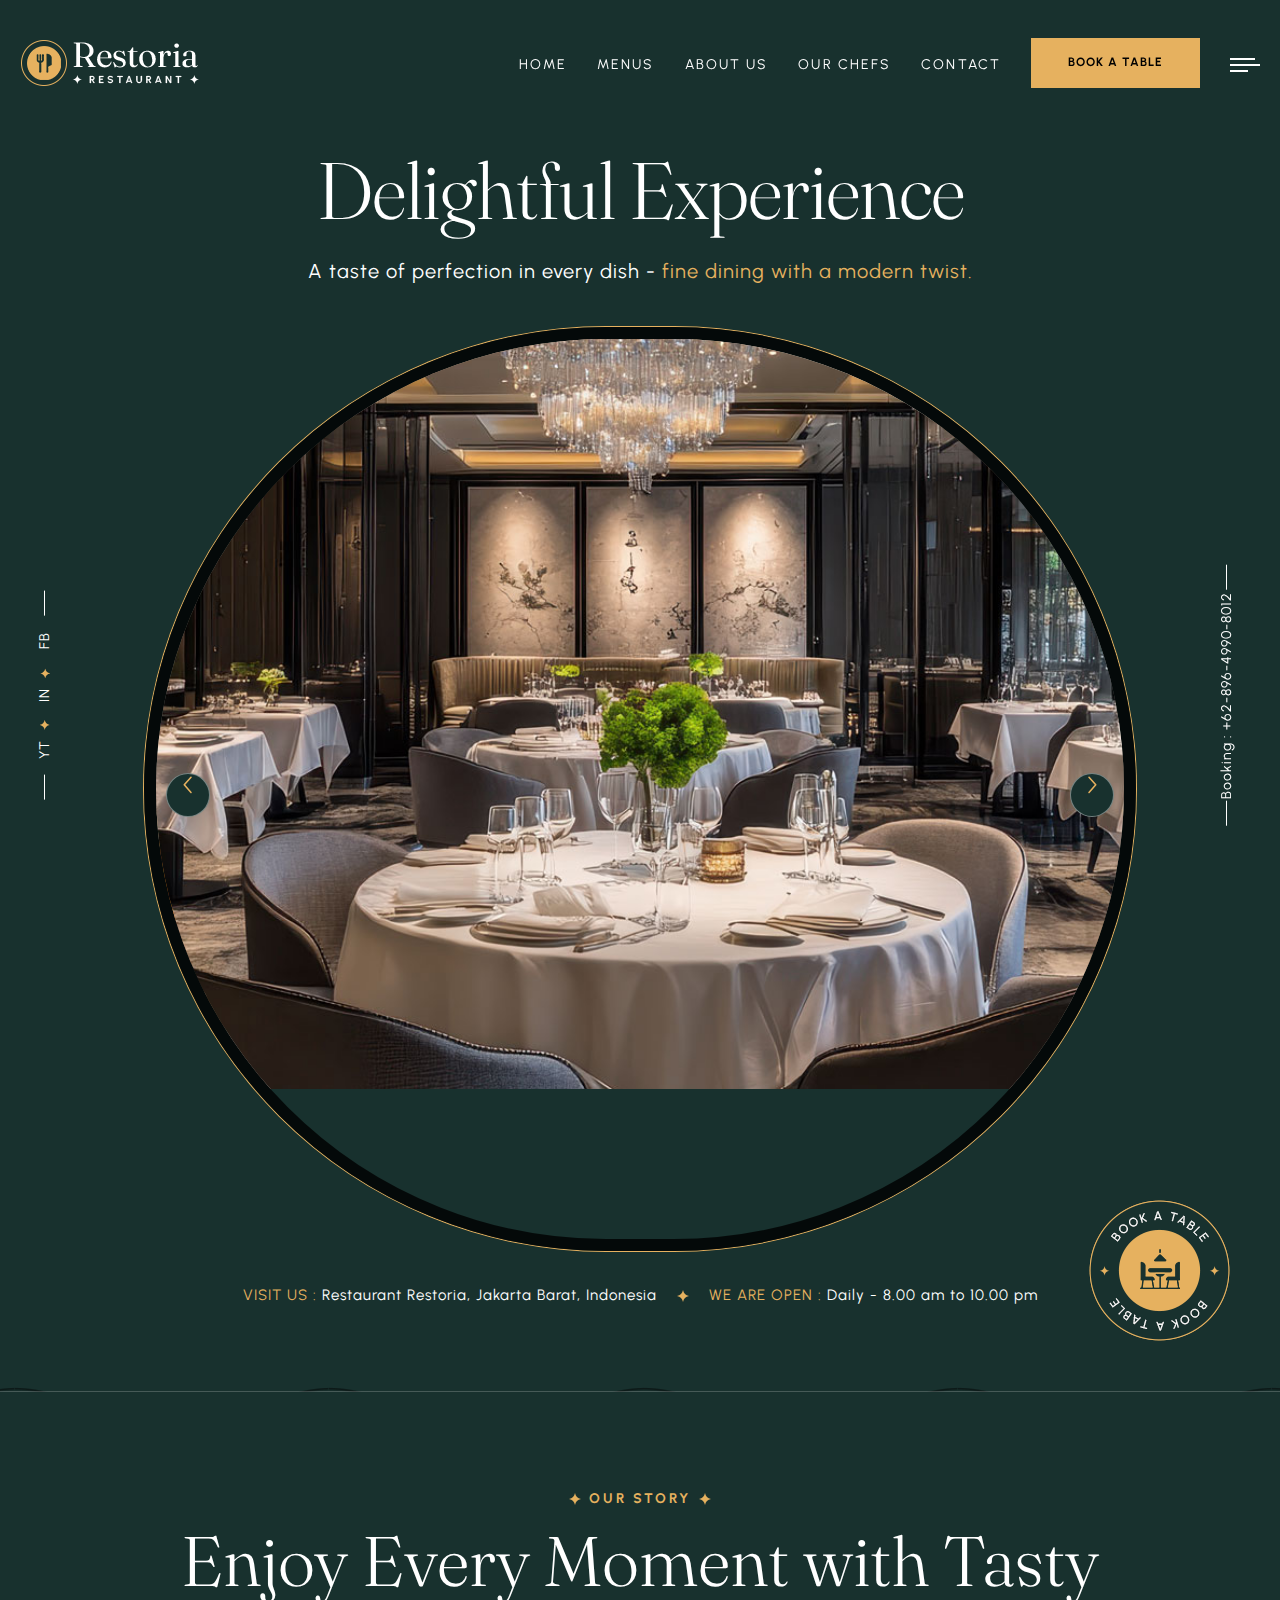
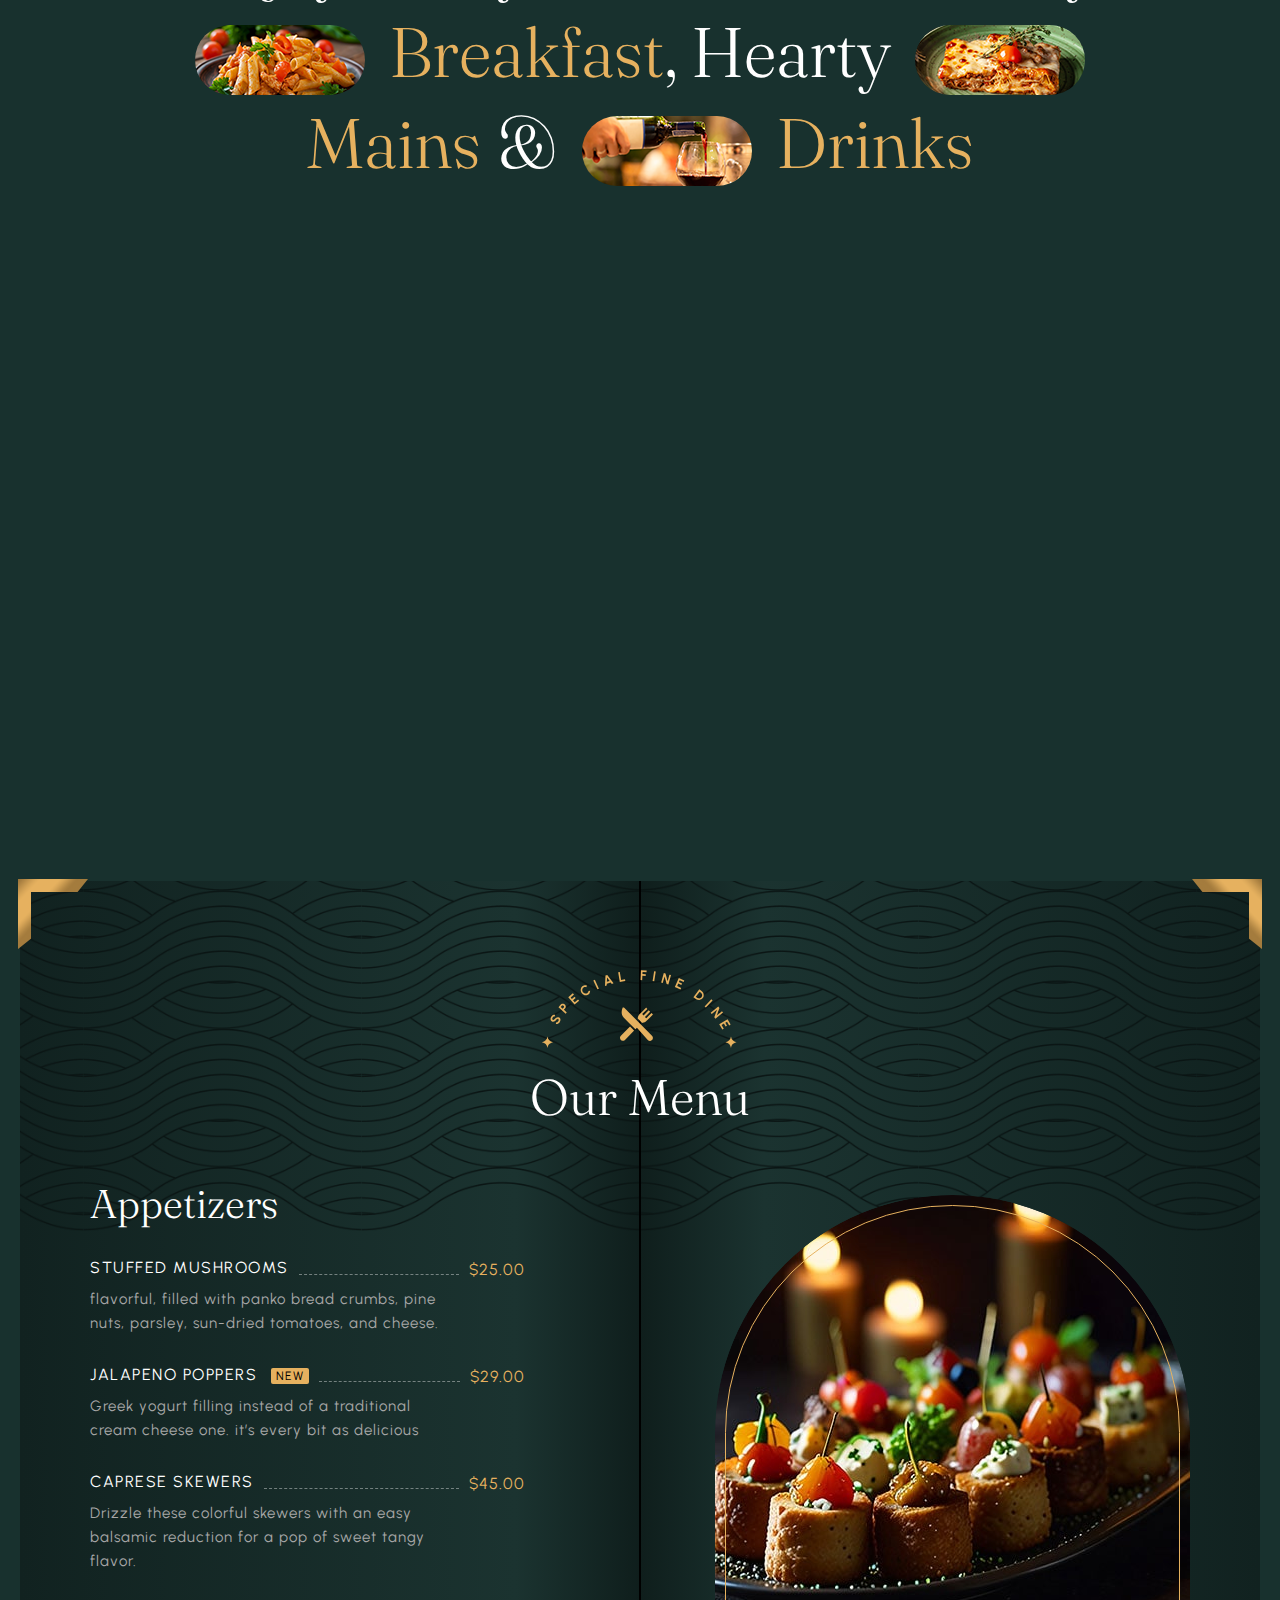
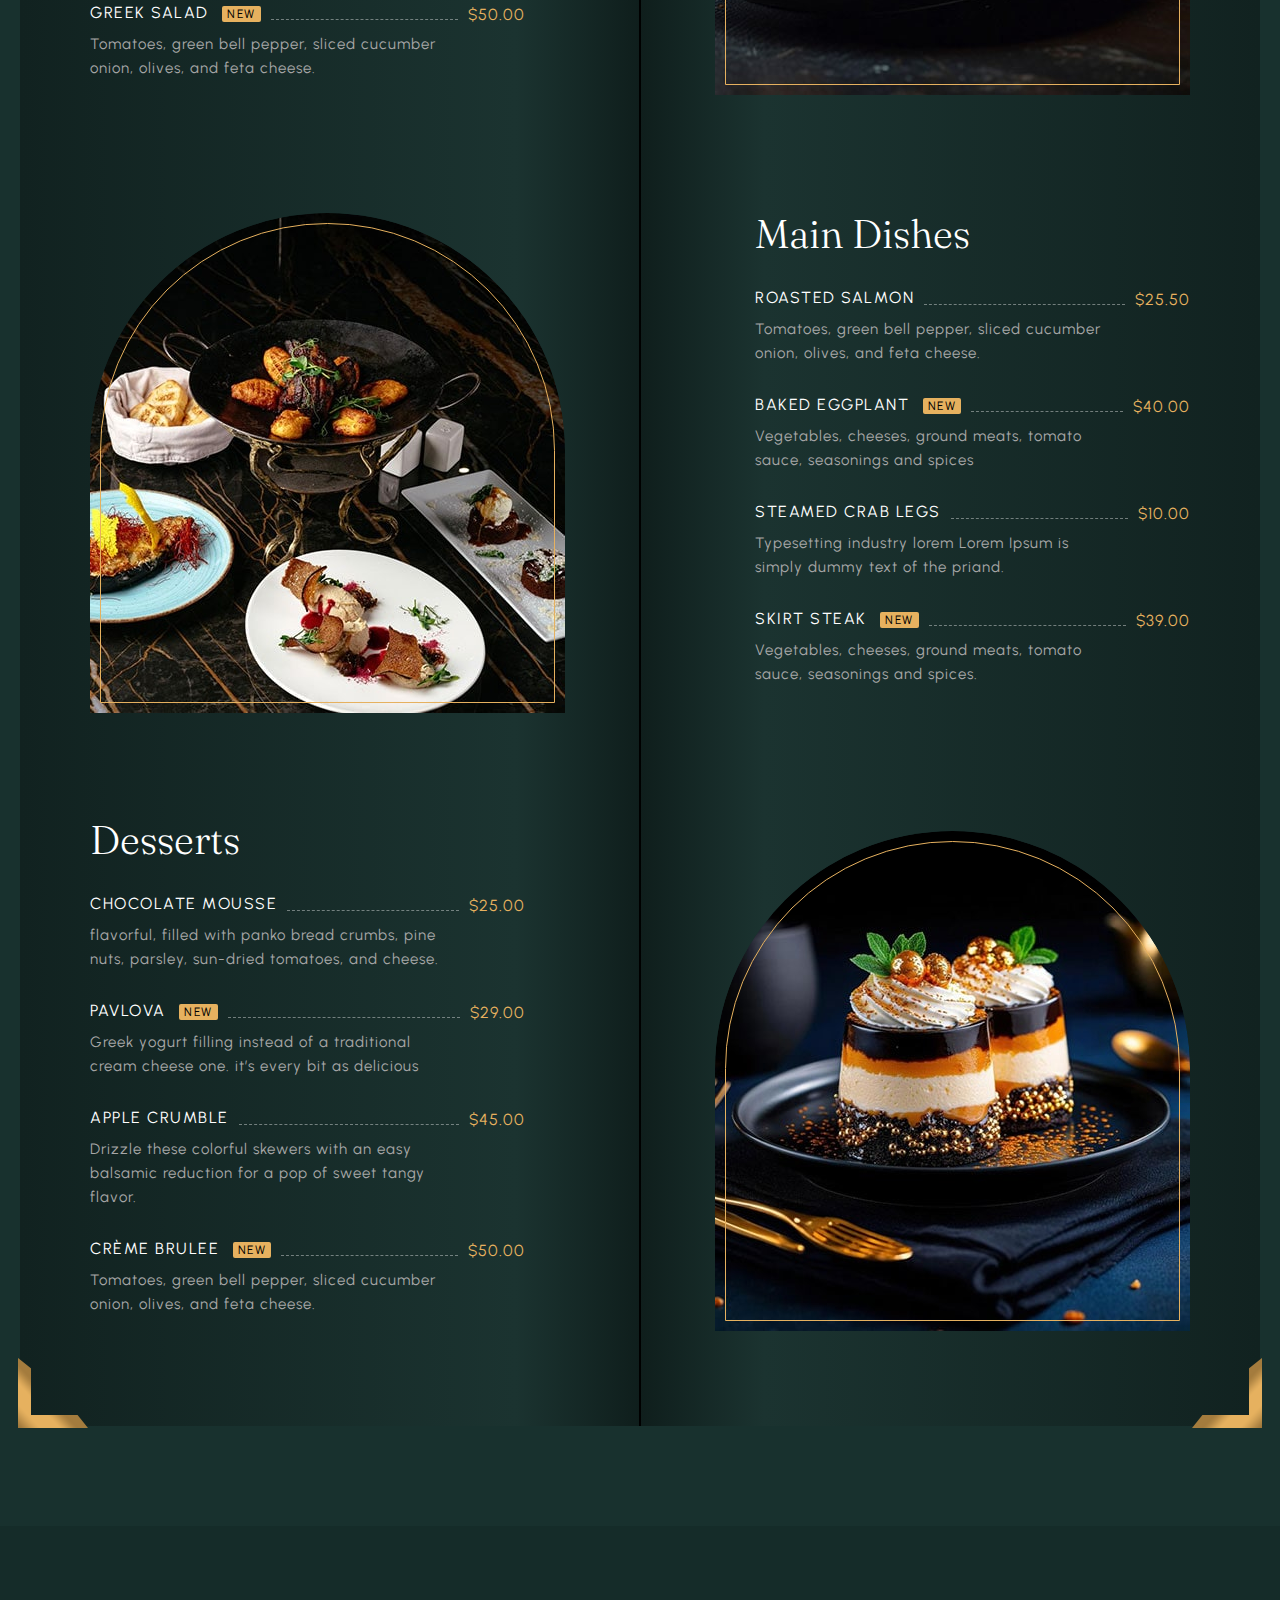
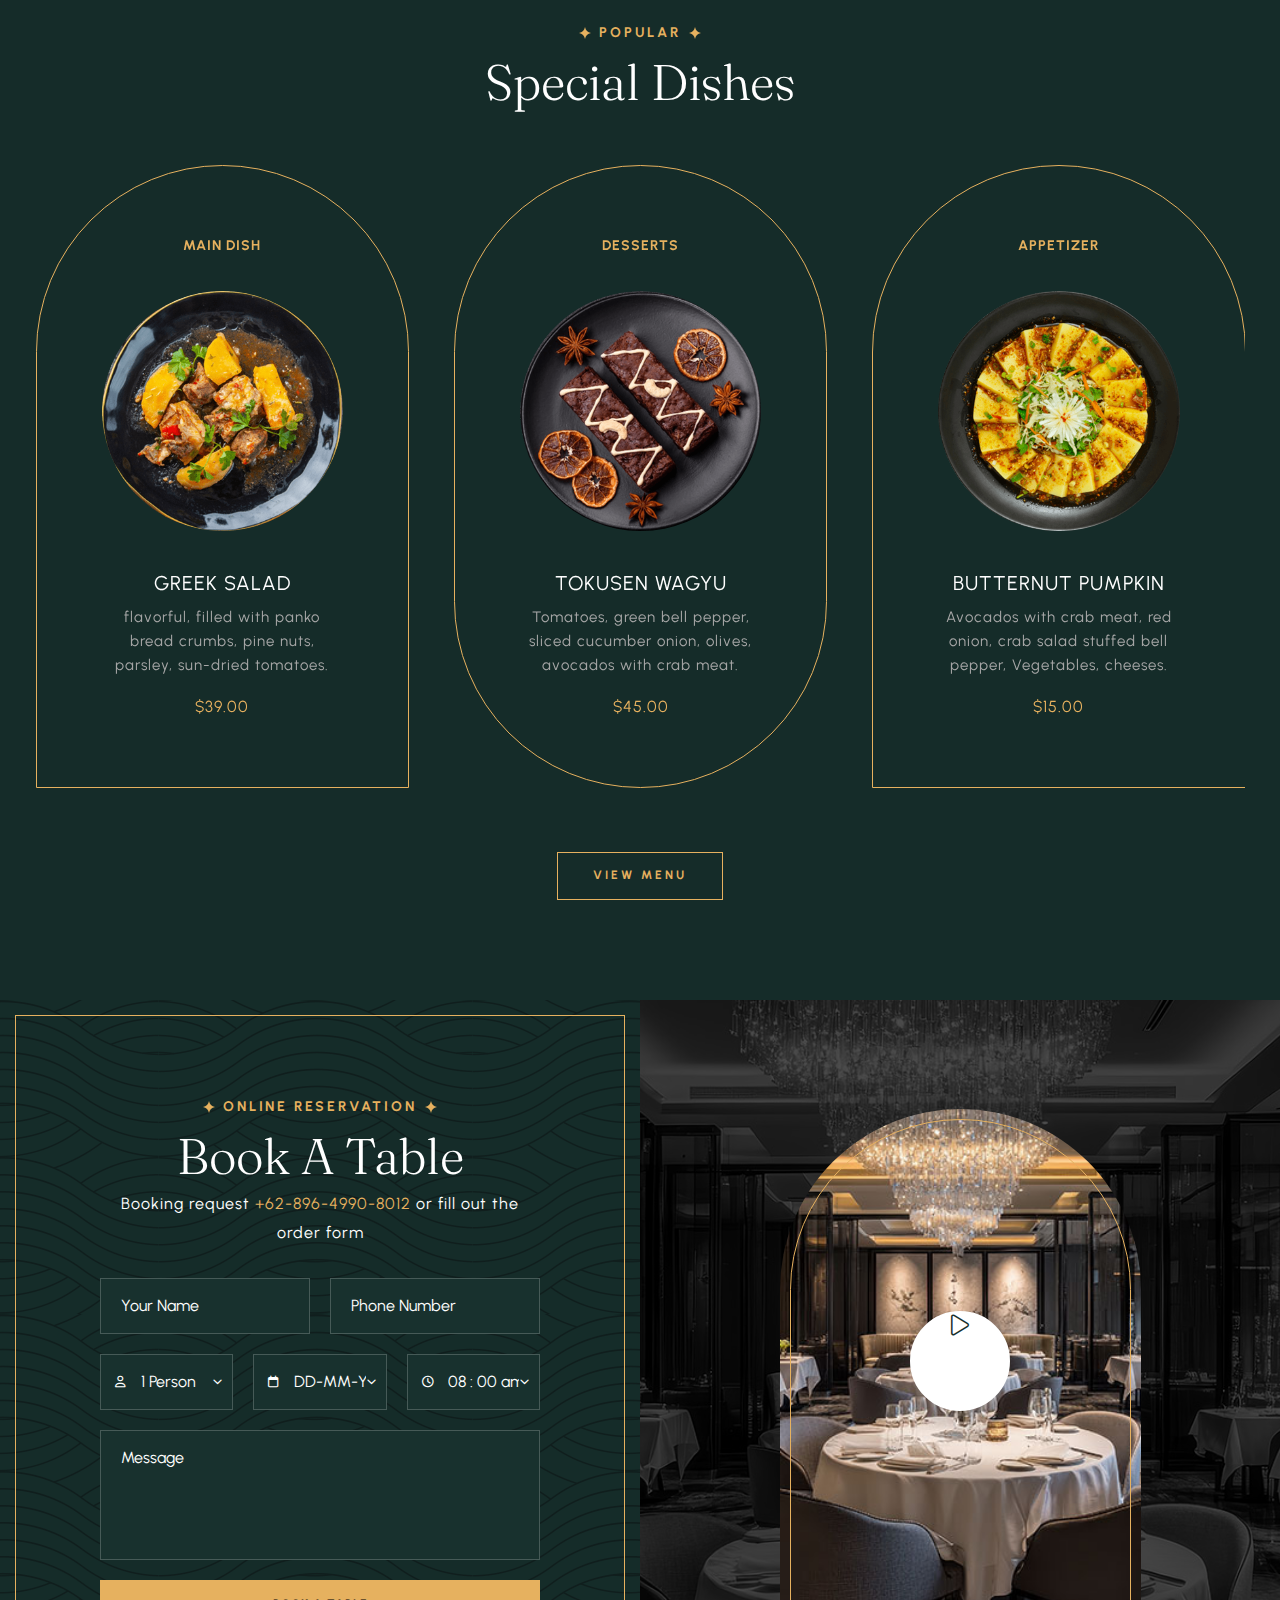
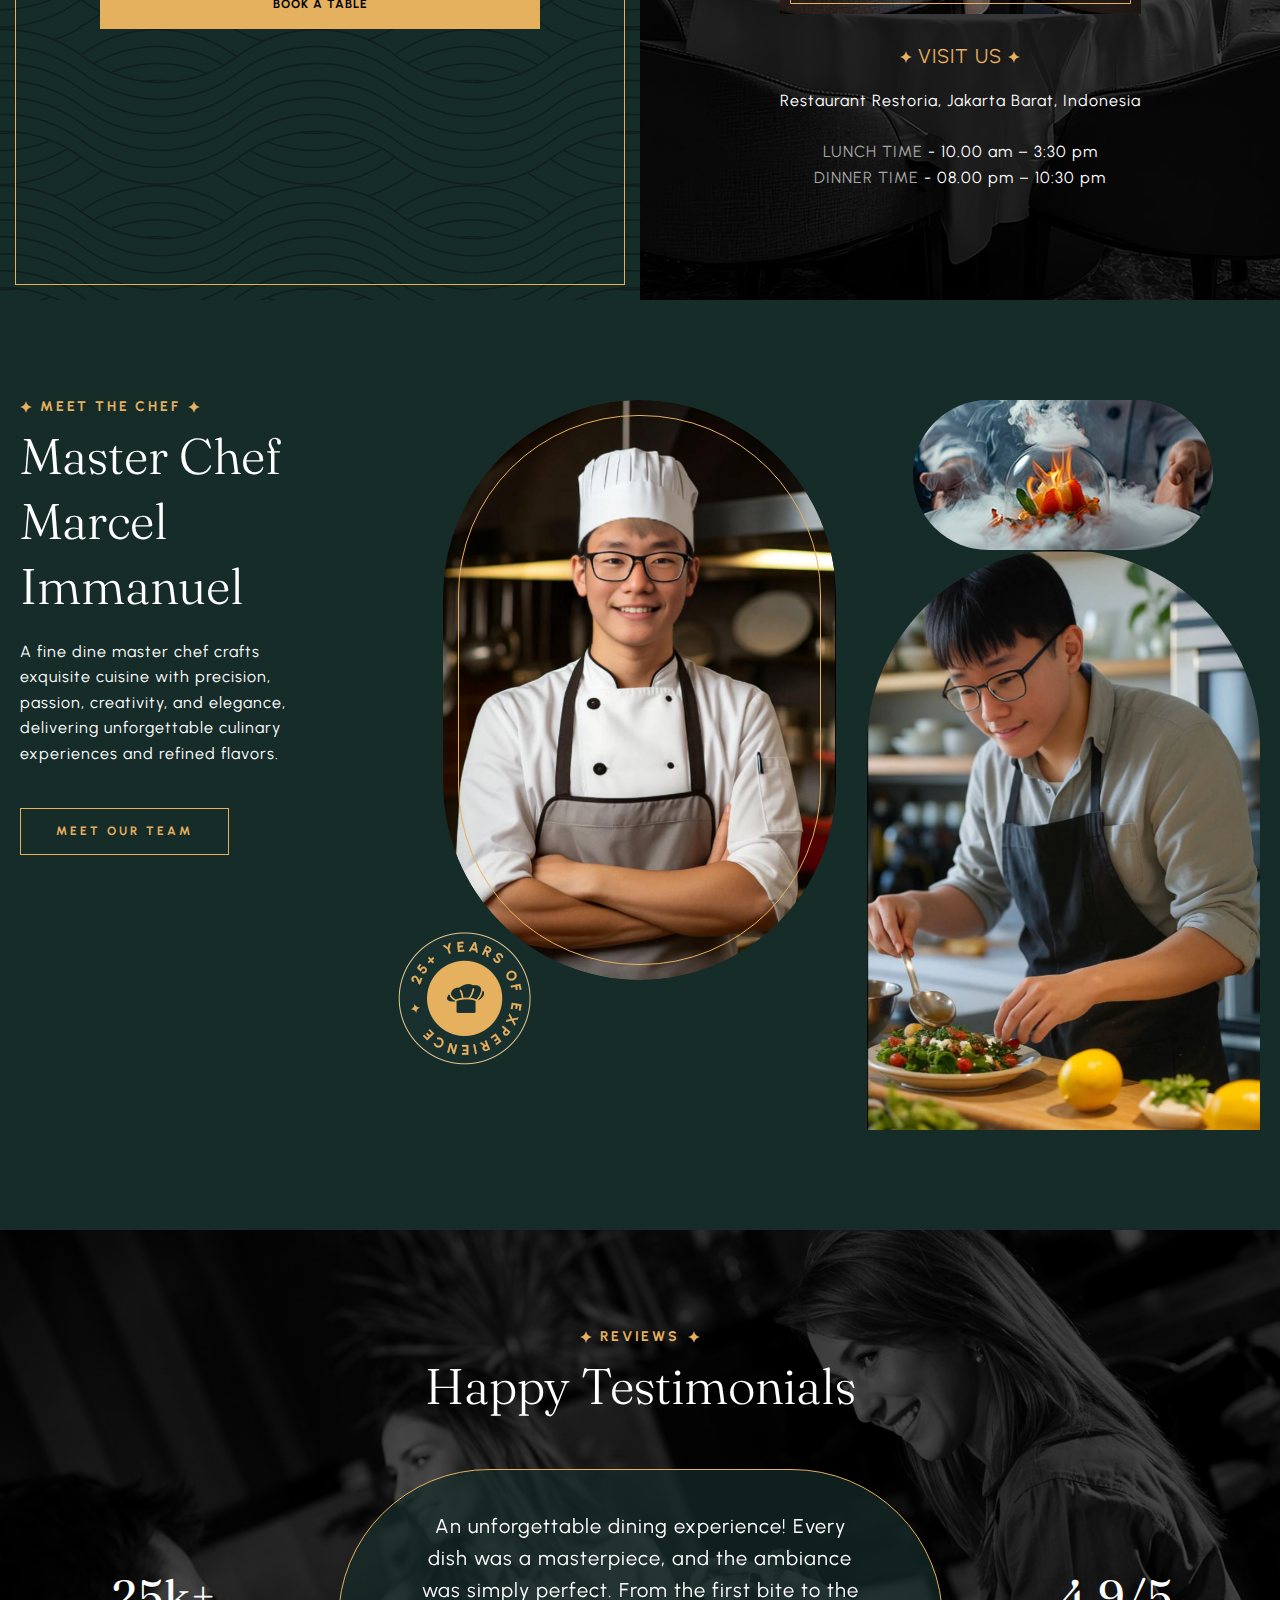
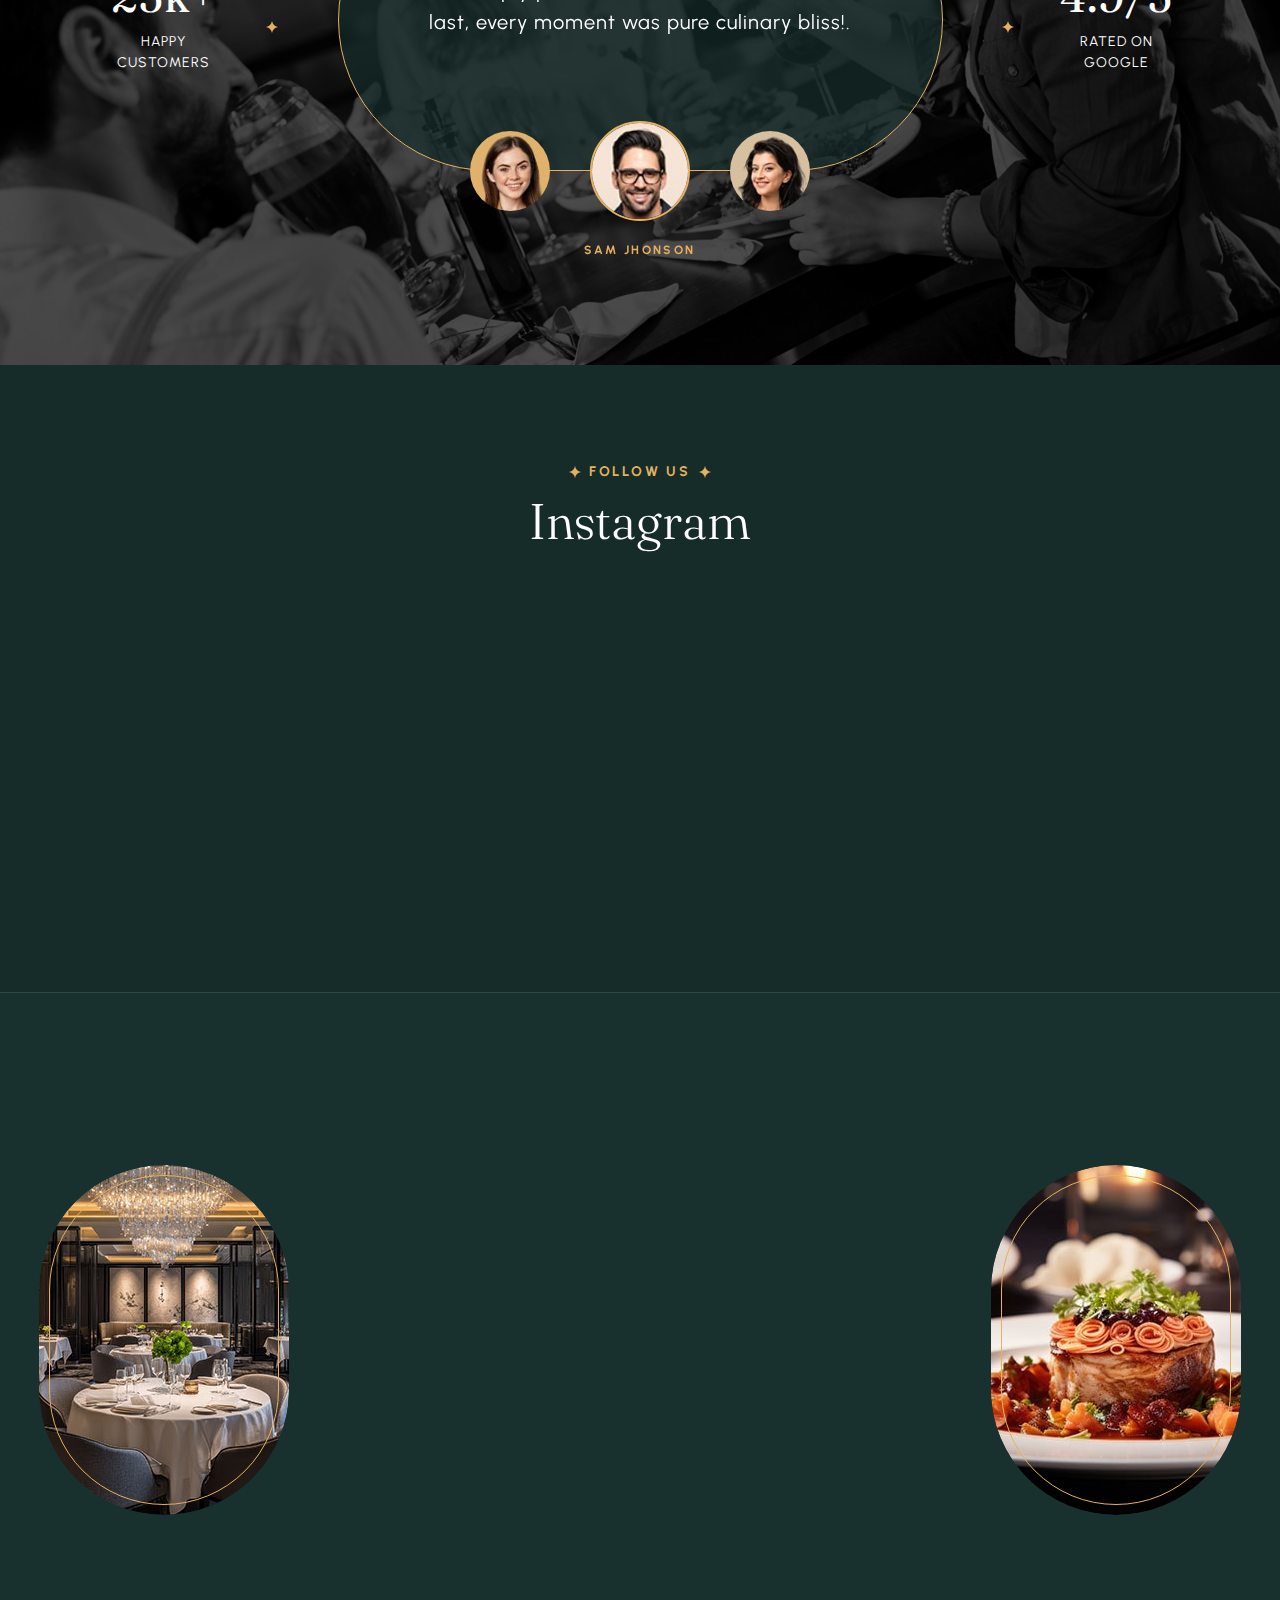
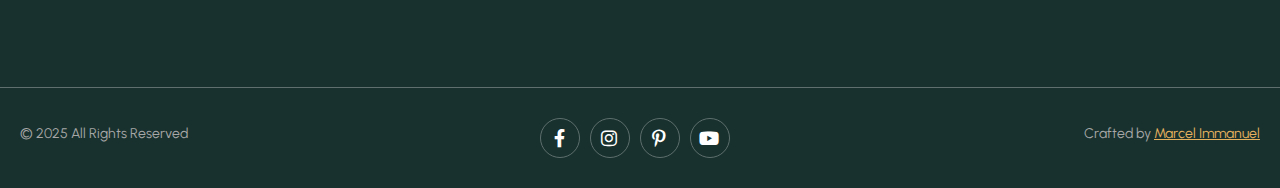
<file: index.html>
<html lang="en">

<head>
    <meta charset="utf-8">
    <title>Restoria - Restaurants HTML Template - Home 01</title>
    <!-- Stylesheets -->
    <link href="/css/bootstrap.css" rel="stylesheet">
    <link href="/css/style.css" rel="stylesheet">
    <link rel="shortcut icon" href="/images/favicon.png" type="image/x-icon">
    <link rel="icon" href="/images/favicon.png" type="image/x-icon">
    <!-- Responsive -->
    <meta http-equiv="X-UA-Compatible" content="IE=edge">
    <meta name="viewport" content="width=device-width, initial-scale=1.0, maximum-scale=1.0, user-scalable=0">
    <link href="/css/responsive.css" rel="stylesheet">


</head>

<body>
    <div class="page-wrapper">

        <!-- Preloader -->
        <div class="loader-wrap" style="display: none;">
            <div class="preloader">
                <div class="preloader-close">x</div>
                <div id="handle-preloader" class="handle-preloader">
                    <div class="animation-preloader">
                        <div class="spinner"></div>
                        <div class="txt-loading">
                            <span data-text-preloader="R" class="letters-loading">
                                R
                            </span>
                            <span data-text-preloader="E" class="letters-loading">
                                E
                            </span>
                            <span data-text-preloader="S" class="letters-loading">
                                S
                            </span>
                            <span data-text-preloader="T" class="letters-loading">
                                T
                            </span>
                            <span data-text-preloader="O" class="letters-loading">
                                O
                            </span>
                            <span data-text-preloader="R" class="letters-loading">
                                R
                            </span>
                            <span data-text-preloader="I" class="letters-loading">
                                I
                            </span>
                            <span data-text-preloader="A" class="letters-loading">
                                A
                            </span>
                        </div>
                    </div>
                </div>
            </div>
        </div>
        <!-- Preloader End -->

        <!-- Main Header-->
        <header class="main-header header-down">
            <div class="header-top">
                <div class="auto-container">
                    <div class="inner clearfix">
                        <div class="top-left clearfix">
                            <ul class="top-info clearfix">
                                <li><i class="icon far fa-map-marker-alt"></i> Restaurant Restoria, Jakarta Barat, Indonesia</li>
                                <li><i class="icon far fa-clock"></i> Daily : 8.00 am to 10.00 pm</li>
                            </ul>
                        </div>
                        <div class="top-right clearfix">
                            <ul class="top-info clearfix">
                                <li><a href="tel:+11234567890"><i class="icon far fa-phone"></i> +1 123 456 7890</a>
                                </li>
                                <li><a href="mailto:marcel.imanuel1211@restaurant.com"><i class="icon far fa-envelope"></i>
                                        marcel.imanuel1211@gmail.com</a></li>
                            </ul>
                        </div>
                    </div>
                </div>
            </div>
            <!-- Header Upper -->
            <div class="header-upper">
                <div class="auto-container">
                    <!-- Main Box -->
                    <div class="main-box clearfix">
                        <!--Logo-->
                        <div class="logo-box">
                            <div class="logo"><a href="index.html" title="Restoria - Restaurants HTML Template"><img
                                        src="/images/logo.png" alt="image"
                                        title="Restoria - Restaurants HTML Template"></a></div>
                        </div>

                        <div class="nav-box clearfix">
                            <!--Nav Outer-->
                            <div class="nav-outer clearfix">
                                <nav class="main-menu">
                                    <ul class="navigation clearfix">
                                        <li class=""><a href="menu-list.html">Home</a>
                
                                        </li>

                                        <li class=""><a href="menu-list.html">Menus</a>
                                            <ul>
                                                <li>
                                                    <div class="mega-menu">
                                                        <div class="menu-inner">
                                                            <div class="auto-container">
                                                                <div class="row clearfix">
                                                            </div>
                                                        </div>
                                                    </div>
                                                </li>
                                            </ul>
                                        </li>
                                        <li><a href="about.html">About Us</a></li>
                                        <li><a href="our-chef.html">Our chefs</a></li>
                                        <li><a href="contact-us.html">Contact</a></li>
                                    </ul>
                                </nav>
                                <!-- Main Menu End-->
                            </div>
                            <!--Nav Outer End-->

                            <div class="links-box clearfix">
                                <div class="link link-btn">
                                    <a href="book-table.html" class="theme-btn btn-style-one clearfix">
                                        <span class="btn-wrap">
                                            <span class="text-one">book a table</span>
                                            <span class="text-two">book a table</span>
                                        </span>
                                    </a>
                                </div>
                                <div class="link info-toggler">
                                    <button class="info-btn">
                                        <span class="hamburger">
                                            <span class="top-bun"></span>
                                            <span class="meat"></span>
                                            <span class="bottom-bun"></span>
                                        </span>
                                    </button>
                                </div>
                            </div>

                            <!-- Hidden Nav Toggler -->
                            <div class="nav-toggler">
                                <button class="hidden-bar-opener">
                                    <span class="hamburger">
                                        <span class="top-bun"></span>
                                        <span class="meat"></span>
                                        <span class="bottom-bun"></span>
                                    </span>
                                </button>
                            </div>

                        </div>

                    </div>
                </div>
            </div>
        </header>
        <!--End Main Header -->

        <!--Menu Backdrop-->
        <div class="menu-backdrop"></div>

        <!-- Hidden Navigation Bar -->
        <section class="hidden-bar">
            <!-- Hidden Bar Wrapper -->
            <div class="inner-box">
                <div class="cross-icon hidden-bar-closer"><span class="far fa-close"></span></div>
                <div class="logo-box"><a href="index.html" title="Restoria - Restaurants HTML Template"><img
                            src="/images/resource/sidebar-logo.png" alt="image"
                            title="Restoria - Restaurants HTML Template"></a></div>

                <!-- .Side-menu -->
                <div class="side-menu">
                    <ul class="navigation clearfix">
                        <li class=""><a href="menu-list.html">Home<button type="button" class="btn-expander"></button></a>
                            <ul style="display: none;">
                        </li>
                        <li><a href="about.html">About Us</a></li>
                        <li><a href="our-chef.html">Our chefs</a></li>
                        <li class="dropdown"><a href="#">Pages<button type="button" class="btn-expander"><i
                                        class="far fa-angle-right"></i></button></a>
                            <ul style="display: none;">
                                <li><a href="gallery-masonry.html">Photo Gallery</a></li>
                                <li><a href="book-table.html">Reservation 1</a></li>
                                <li><a href="book-table-option2.html">Reservation 2</a></li>
                                <li><a href="#">Dropdown Menu 1</a></li>
                                <li><a href="#">Dropdown Lorem 2</a></li>
                                <li class="dropdown"><a href="#">Dropdown Menu 3<button type="button"
                                            class="btn-expander"><i class="far fa-angle-right"></i></button></a>
                                    <ul style="display: none;">
                                        <li><a href="#">Dropdown Menu level 2</a></li>
                                        <li><a href="#">Dropdown Menu level 2</a></li>
                                        <li><a href="#">Dropdown Menu Level 2</a></li>
                                    </ul>
                                </li>
                            </ul>
                        </li>
                        <li><a href="contact-us.html">Contact</a></li>
                    </ul>
                </div><!-- /.Side-menu -->

            </div><!-- / Hidden Bar Wrapper -->
        </section>
        <!-- / Hidden Bar -->

        <!--Info Back Drop-->
        <div class="info-back-drop"></div>

        <!-- Hidden Bar -->
        <section class="info-bar">
            <div class="inner-box">
                <div class="cross-icon"><span class="far fa-close"></span></div>
                <div class="image-box"><img src="/images/resource/sidebar-image.jpg" alt="image" title=""></div>
                <div class="logo-box"><a href="index.html" title="Restoria - Restaurants HTML Template"><img
                            src="/images/resource/sidebar-logo.png" alt="image"
                            title="Restoria - Restaurants HTML Template"></a></div>

                <h5>Visit Us</h5>
                <ul class="info">
                    <li>Restaurant Restoria,<br> Jakarta Barat, Indonesia</li>
                    <li> <span class="ib-ttl"> Lunch Time </span>- 10.00 am – 3:30 pm </li>
                    <li><span class="ib-ttl"> Dinner Time</span> - 08.00 pm – 10:30 pm</li>
                    <li><a href="mailto:marcel.imanuel1211@gmail.com">marcel.imanuel1211@gmail.com</a></li>
                </ul>
                <div class="booking-info">
                    <div class="bk-no"><a href="tel:+62-896-4990-8012">Booking: +62-896-4990-8012</a></div>
                </div>
            </div>
        </section>
        <!--End Hidden Bar -->

        <section class="banner-section">

            <!-- social link -->
            <div class="banner-social-list">
                <span class="line"></span>

                <ul class="custom-ul">
                    <li> <a href="#"> FB </a> </li>
                    <li><a href="#"> IN </a> </li>
                    <li><a href="#"> YT </a> </li>
                </ul>

                <span class="line"></span>
            </div>

            <!-- social link -->
            <div class="banner-call">
                <span class="line"></span>

                <ul class="call-ul">
                    <li><a href="tel:+62-896-4990-8012">Booking :  +62-896-4990-8012</a></li>
                </ul>

                <span class="line"></span>
            </div>

            <!-- Banner Inner Container -->
            <div class="banner-container">
                <div class="auto-container">

                    <!--  Text content moved above Swiper -->
                    <div class="content-box banner-text-top">
                        <div class="content">
                            <div class="clearfix">
                                <div class="inner">
                                    <h1>Delightful Experience</h1>
                                    <div class="text">A taste of perfection in every dish - <span
                                            class="theme_color">fine dining with a modern twist.</span></div>
                                </div>
                            </div>
                        </div>
                    </div>

                    <!--  Slider image inside container -->
                    <div
                        class="banner-slider slider-contained swiper-fade swiper-initialized swiper-horizontal swiper-pointer-events swiper-watch-progress swiper-backface-hidden">
                        <div class="swiper-wrapper" id="swiper-wrapper-25fb35f23e5d1589" aria-live="off"
                            style="transition-duration: 0ms;">
                            <div class="swiper-slide slide-item swiper-slide-duplicate swiper-slide-next swiper-slide-duplicate-prev"
                                data-swiper-slide-index="2" role="group" aria-label="3 / 3"
                                style="width: 1262px; transition-duration: 0ms; opacity: 1; transform: translate3d(0px, 0px, 0px);">
                                <div class="image-layer"
                                    style="background-image: url(/images/main-slider/slider-3.jpg);"></div>
                            </div>
                            <!--Slide Item-->
                            <div class="swiper-slide slide-item swiper-slide-duplicate-active"
                                data-swiper-slide-index="0" role="group" aria-label="1 / 3"
                                style="width: 1262px; transition-duration: 0ms; opacity: 1; transform: translate3d(-1262px, 0px, 0px);">
                                <div class="image-layer"
                                    style="background-image: url(/images/main-slider/slider-1.jpg);"></div>
                            </div>
                            <div class="swiper-slide slide-item" data-swiper-slide-index="1" role="group"
                                aria-label="2 / 3"
                                style="width: 1262px; transition-duration: 0ms; opacity: 1; transform: translate3d(-2524px, 0px, 0px);">
                                <div class="image-layer"
                                    style="background-image: url(/images/main-slider/slider-2.jpg);"></div>
                            </div>
                            <div class="swiper-slide slide-item swiper-slide-prev swiper-slide-duplicate-next"
                                data-swiper-slide-index="2" role="group" aria-label="3 / 3"
                                style="width: 1262px; transition-duration: 0ms; opacity: 1; transform: translate3d(-3786px, 0px, 0px);">
                                <div class="image-layer"
                                    style="background-image: url(/images/main-slider/slider-3.jpg);"></div>
                            </div>
                            <div class="swiper-slide slide-item swiper-slide-duplicate swiper-slide-visible swiper-slide-active"
                                data-swiper-slide-index="0" role="group" aria-label="1 / 3"
                                style="width: 1262px; transition-duration: 0ms; opacity: 1; transform: translate3d(-5048px, 0px, 0px);">
                                <div class="image-layer"
                                    style="background-image: url(/images/main-slider/slider-1.jpg);"></div>
                            </div>
                        </div>

                        <div class="swiper-button-prev" tabindex="0" role="button" aria-label="Previous slide"
                            aria-controls="swiper-wrapper-25fb35f23e5d1589"><span class="fal fa-angle-left"></span>
                        </div>
                        <div class="swiper-button-next" tabindex="0" role="button" aria-label="Next slide"
                            aria-controls="swiper-wrapper-25fb35f23e5d1589"><span class="fal fa-angle-right"></span>
                        </div>
                        <span class="swiper-notification" aria-live="assertive" aria-atomic="true"></span>
                    </div>

                    <!--  location and time info -->
                    <div class="hero-info">
                        <div class="top-bar-content">
                            <div class="info-item">
                                <span class="label">VISIT US :</span> Restaurant Restoria, Jakarta Barat, Indonesia
                            </div>
                            <div class="separator">
                                <img src="/images/icons/star-element.svg" alt="separator">
                            </div>
                            <div class="info-item">
                                <span class="label">WE ARE OPEN :</span> Daily - 8.00 am to 10.00 pm
                            </div>
                        </div>
                    </div>

                </div>
            </div>

            <a href="book-table.html" class="book-btn">
                <span class="icon"> <img src="/images/resource/book-icon-1.png" alt="image" title="image"> </span>
            </a>
        </section>

        <!--About Section-->
        <section class="about-section section-kt">
            <div class="container-fluid">
                <div class="title-box centered">
                    <div class="subtitle"><span>our story</span></div>

                    <h2>Enjoy Every Moment with Tasty <span class="theme_color"> <img src="/images/resource/tag-img1.png"
                                alt="image" title="image"> Breakfast</span>, Hearty <span class="theme_color"> <img
                                src="/images/resource/tag-img2.png" alt="image" title="image"> Mains</span> &amp; <span
                            class="theme_color"> <img src="/images/resource/tag-img3.png" alt="image" title="image">
                            Drinks </span> </h2>
                </div>

                <div class="row clearfix">
                    <!--Col-->
                    <div class="text-col col-xl-3 col-lg-4 col-md-8 mx-auto">
                        <div class="inner wow fadeInLeft" data-wow-duration="1500ms" data-wow-delay="0ms"
                            style="visibility: visible; animation-duration: 1500ms; animation-delay: 0ms; animation-name: fadeInLeft;">

                            <div class="text"> We are a place where flavor meets comfort in every dish. With high-quality ingredients and the finest recipes, we’re here to accompany your days, from morning to night. Discover warmth and happiness in every bite.
                            <div class="lower-link-box text-center">
                                <a href="about.html" class="theme-btn btn-style-two clearfix">
                                    <span class="btn-wrap">
                                        <span class="text-one">About us</span>
                                        <span class="text-two">About us</span>
                                    </span>
                                </a>
                            </div>

                        </div>
                    </div>
                </div>

                <!--Col-->
                <div class="image-col col-xl-12 col-lg-12 col-md-12 col-sm-12">
                    <div class="inner wow fadeInRight" data-wow-duration="1500ms" data-wow-delay="0ms"
                        style="visibility: visible; animation-duration: 1500ms; animation-delay: 0ms; animation-name: fadeInRight;">
                        <div class="floating-images ">
                            <div class="abt-image1 parallax-scene-1"
                                style="transform: translate3d(0px, 0px, 0px) rotate(0.0001deg); transform-style: preserve-3d; backface-visibility: hidden; pointer-events: none;">
                                <img data-depth="0.50" src="/images/resource/about1.jpg" alt="image"
                                    style="transform: translate3d(12.9px, -17.3px, 0px); transform-style: preserve-3d; backface-visibility: hidden; position: relative; display: block; left: 0px; top: 0px;">
                            </div>
                            <div class="abt-image2 parallax-scene-2"
                                style="transform: translate3d(0px, 0px, 0px) rotate(0.0001deg); transform-style: preserve-3d; backface-visibility: hidden; pointer-events: none;">
                                <img data-depth="0.50" src="/images/resource/about2.jpg" alt="image"
                                    style="transform: translate3d(23.3px, -14.8px, 0px); transform-style: preserve-3d; backface-visibility: hidden; position: relative; display: block; left: 0px; top: 0px;">
                            </div>
                            <div class="abt-image3 parallax-scene-3"
                                style="transform: translate3d(0px, 0px, 0px) rotate(0.0001deg); transform-style: preserve-3d; backface-visibility: hidden; pointer-events: none;">
                                <img data-depth="0.90" src="/images/resource/about3.jpg" alt="image"
                                    style="transform: translate3d(34.9px, -26.6px, 0px); transform-style: preserve-3d; backface-visibility: hidden; position: relative; display: block; left: 0px; top: 0px;">
                            </div>
                        </div>

                    </div>
                </div>


            </div>
        </section>

        <!--Menu Section-->
        <section class="menu-card-style-section section-kt">
            <div class="auto-container">
                <div class="menu-card-main">
                    <div class="top-pattern"> </div>
                    <div class="title-box centered">
                        <div class="title-badge"> <img src="/images/resource/menu-title-badge.svg" alt="image"
                                title="image"> </div>
                        <h2>Our Menu</h2>
                    </div>

                    <!-- menu card corner images -->
                    <img class="menu-card-corner top-left" src="/images/resource/menucard-corner-left-top.png"
                        alt="image">
                    <img class="menu-card-corner top-right" src="/images/resource/menucard-corner-right-top.png"
                        alt="image">
                    <img class="menu-card-corner bottom-left" src="/images/resource/menucard-corner-left-bottom.png"
                        alt="image">
                    <img class="menu-card-corner bottom-right" src="/images/resource/menucard-corner-right-bottom.png"
                        alt="image">
                    <!-- menu box -->
                    <div class="menu-card-style alternate">
                        <div class="row clearfix">
                            <div class="image-col col-lg-6 col-md-12 col-sm-12">
                                <div class="inner">
                                    <div class="image"><img src="/images/resource/appetizers1.jpg" alt="image"></div>
                                </div>
                            </div>

                            <div class="menu-col col-lg-6 col-md-12 col-sm-12">
                                <div class="inner">
                                    <div class="title-box">
                                        <h4>Appetizers</h4>
                                    </div>

                                    <!--Block-->
                                    <div class="dish-block">
                                        <div class="inner-box">
                                            <div class="title clearfix">
                                                <div class="ttl clearfix">
                                                    <h6><a href="#">Stuffed Mushrooms</a></h6>
                                                </div> <span class="menu-list-line"> </span>
                                                <div class="price"><span>$25.00</span></div>
                                            </div>
                                            <div class="text desc"><a href="#">flavorful, filled with panko bread
                                                    crumbs, pine nuts, parsley, sun-dried tomatoes, and cheese.</a>
                                            </div>
                                        </div>
                                    </div>
                                    <!--Block-->
                                    <div class="dish-block">
                                        <div class="inner-box">
                                            <div class="title clearfix">
                                                <div class="ttl clearfix">
                                                    <h6><a href="#">Jalapeno Poppers <span class="s-info">new</span></a>
                                                    </h6>
                                                </div> <span class="menu-list-line"> </span>
                                                <div class="price"><span>$29.00</span></div>
                                            </div>
                                            <div class="text desc"><a href="#">Greek yogurt filling instead of a
                                                    traditional cream cheese one. it’s every bit as delicious</a></div>
                                        </div>
                                    </div>
                                    <!--Block-->
                                    <div class="dish-block">
                                        <div class="inner-box">
                                            <div class="title clearfix">
                                                <div class="ttl clearfix">
                                                    <h6><a href="#">Caprese Skewers</a></h6>
                                                </div> <span class="menu-list-line"> </span>
                                                <div class="price"><span>$45.00</span></div>
                                            </div>
                                            <div class="text desc"><a href="#">Drizzle these colorful skewers with an
                                                    easy balsamic reduction for a pop of sweet tangy flavor.</a></div>
                                        </div>
                                    </div>
                                    <!--Block-->
                                    <div class="dish-block">
                                        <div class="inner-box">
                                            <div class="title clearfix">
                                                <div class="ttl clearfix">
                                                    <h6><a href="#">Greek Salad <span class="s-info">NEW</span></a></h6>
                                                </div> <span class="menu-list-line"> </span>
                                                <div class="price"><span>$50.00</span></div>
                                            </div>
                                            <div class="text desc"><a href="#">Tomatoes, green bell pepper, sliced
                                                    cucumber onion, olives, and feta cheese.</a></div>
                                        </div>
                                    </div>

                                </div>
                            </div>
                        </div>
                    </div>

                    <!-- menu box -->
                    <div class="menu-card-style">
                        <div class="row clearfix">
                            <div class="image-col col-lg-6 col-md-12 col-sm-12">
                                <div class="inner">
                                    <div class="image"><img src="/images/resource/maindish1.jpg" alt="image"></div>
                                </div>
                            </div>

                            <div class="menu-col col-lg-6 col-md-12 col-sm-12">
                                <div class="inner">
                                    <div class="title-box ">
                                        <h4>Main Dishes</h4>
                                    </div>
                                    <!--Block-->
                                    <div class="dish-block">
                                        <div class="inner-box">
                                            <div class="title clearfix">
                                                <div class="ttl clearfix">
                                                    <h6><a href="#">Roasted Salmon</a></h6>
                                                </div> <span class="menu-list-line"> </span>
                                                <div class="price"><span>$25.50</span></div>
                                            </div>
                                            <div class="text desc"><a href="#">Tomatoes, green bell pepper, sliced
                                                    cucumber onion, olives, and feta cheese.</a></div>
                                        </div>
                                    </div>
                                    <!--Block-->
                                    <div class="dish-block">
                                        <div class="inner-box">
                                            <div class="title clearfix">
                                                <div class="ttl clearfix">
                                                    <h6><a href="#">Baked Eggplant <span class="s-info">new</span></a>
                                                    </h6>
                                                </div> <span class="menu-list-line"> </span>
                                                <div class="price"><span>$40.00</span></div>
                                            </div>
                                            <div class="text desc"><a href="#">Vegetables, cheeses, ground meats, tomato
                                                    sauce, seasonings and spices</a></div>
                                        </div>
                                    </div>
                                    <!--Block-->
                                    <div class="dish-block">
                                        <div class="inner-box">
                                            <div class="title clearfix">
                                                <div class="ttl clearfix">
                                                    <h6><a href="#">Steamed Crab Legs</a></h6>
                                                </div> <span class="menu-list-line"> </span>
                                                <div class="price"><span>$10.00</span></div>
                                            </div>
                                            <div class="text desc"><a href="#">Typesetting industry lorem Lorem Ipsum is
                                                    simply dummy text of the priand.</a></div>
                                        </div>
                                    </div>
                                    <!--Block-->
                                    <div class="dish-block">
                                        <div class="inner-box">
                                            <div class="title clearfix">
                                                <div class="ttl clearfix">
                                                    <h6><a href="#">Skirt Steak <span class="s-info">NEW</span></a></h6>
                                                </div> <span class="menu-list-line"> </span>
                                                <div class="price"><span>$39.00</span></div>
                                            </div>
                                            <div class="text desc"><a href="#">Vegetables, cheeses, ground meats, tomato
                                                    sauce, seasonings and spices.</a></div>
                                        </div>
                                    </div>
                                </div>
                            </div>
                        </div>
                    </div>

                    <!-- menu box -->
                    <div class="menu-card-style alternate last">
                        <div class="row clearfix">
                            <div class="image-col col-lg-6 col-md-12 col-sm-12">
                                <div class="inner">
                                    <div class="image"><img src="/images/resource/dessert1.jpg" alt="image"></div>
                                </div>
                            </div>

                            <div class="menu-col col-lg-6 col-md-12 col-sm-12">
                                <div class="inner">
                                    <div class="title-box">
                                        <h4>Desserts</h4>
                                    </div>

                                    <!--Block-->
                                    <div class="dish-block">
                                        <div class="inner-box">
                                            <div class="title clearfix">
                                                <div class="ttl clearfix">
                                                    <h6><a href="#">Chocolate mousse</a></h6>
                                                </div> <span class="menu-list-line"> </span>
                                                <div class="price"><span>$25.00</span></div>
                                            </div>
                                            <div class="text desc"><a href="#">flavorful, filled with panko bread
                                                    crumbs, pine nuts, parsley, sun-dried tomatoes, and cheese.</a>
                                            </div>
                                        </div>
                                    </div>
                                    <!--Block-->
                                    <div class="dish-block">
                                        <div class="inner-box">
                                            <div class="title clearfix">
                                                <div class="ttl clearfix">
                                                    <h6><a href="#">Pavlova <span class="s-info">new</span></a></h6>
                                                </div> <span class="menu-list-line"> </span>
                                                <div class="price"><span>$29.00</span></div>
                                            </div>
                                            <div class="text desc"><a href="#">Greek yogurt filling instead of a
                                                    traditional cream cheese one. it’s every bit as delicious</a></div>
                                        </div>
                                    </div>
                                    <!--Block-->
                                    <div class="dish-block">
                                        <div class="inner-box">
                                            <div class="title clearfix">
                                                <div class="ttl clearfix">
                                                    <h6><a href="#">Apple crumble</a></h6>
                                                </div> <span class="menu-list-line"> </span>
                                                <div class="price"><span>$45.00</span></div>
                                            </div>
                                            <div class="text desc"><a href="#">Drizzle these colorful skewers with an
                                                    easy balsamic reduction for a pop of sweet tangy flavor.</a></div>
                                        </div>
                                    </div>
                                    <!--Block-->
                                    <div class="dish-block">
                                        <div class="inner-box">
                                            <div class="title clearfix">
                                                <div class="ttl clearfix">
                                                    <h6><a href="#">Crème Brulee <span class="s-info">NEW</span></a>
                                                    </h6>
                                                </div> <span class="menu-list-line"> </span>
                                                <div class="price"><span>$50.00</span></div>
                                            </div>
                                            <div class="text desc"><a href="#">Tomatoes, green bell pepper, sliced
                                                    cucumber onion, olives, and feta cheese.</a></div>
                                        </div>
                                    </div>
                                </div>
                            </div>
                        </div>
                    </div>

                </div>
            </div>
        </section>

        <!--Special Offer Section-->
        <section class="special-offer section-kt">
            <div class="outer-container">
                <div class="auto-container">
                    <div class="title-box centered">
                        <div class="subtitle"><span>Popular</span></div>
                        <h2>Special Dishes</h2>
                    </div>
                    <div class="dish-gallery-slider owl-theme owl-carousel owl-loaded owl-drag">
                        <!--Slide Item-->


                        <!--Slide Item-->


                        <!--Slide Item-->


                        <!--Slide Item-->


                        <!--Slide Item-->


                        <!--Slide Item-->


                        <!--Slide Item-->


                        <!--Slide Item-->


                        <div class="owl-stage-outer">
                            <div class="owl-stage"
                                style="transform: translate3d(-3490px, 0px, 0px); transition: 0.7s; width: 7978px;">
                                <div class="owl-item cloned" style="width: 453.6px; margin-right: 45px;">
                                    <div class="offer-block-two">
                                        <div class="inner-box">
                                            <div class="cat-name">desserts</div>
                                            <div class="image"><a href="#"><img src="/images/resource/special-dish5.png"
                                                        alt="image"></a></div>
                                            <h5><a href="menu-list.html">Greek Salad</a></h5>
                                            <div class="text desc">flavorful, filled with panko bread crumbs, pine nuts,
                                                parsley, sun-dried tomatoes.</div>
                                            <div class="price">$39.00</div>
                                        </div>
                                    </div>
                                </div>
                                <div class="owl-item cloned" style="width: 453.6px; margin-right: 45px;">
                                    <div class="offer-block-two rounded">
                                        <div class="inner-box">
                                            <div class="cat-name">Appetizer</div>
                                            <div class="image"><a href="#"><img src="/images/resource/special-dish6.png"
                                                        alt="image"></a></div>
                                            <h5><a href="menu-list.html">Tokusen Wagyu</a></h5>
                                            <div class="text desc">Tomatoes, green bell pepper, sliced cucumber onion,
                                                olives, avocados with crab red onion.</div>
                                            <div class="price">$45.00</div>
                                        </div>
                                    </div>
                                </div>
                                <div class="owl-item cloned" style="width: 453.6px; margin-right: 45px;">
                                    <div class="offer-block-two">
                                        <div class="inner-box">
                                            <div class="cat-name">main dish</div>
                                            <div class="image"><a href="#"><img src="/images/resource/special-dish4.png"
                                                        alt="image"></a></div>
                                            <h5><a href="menu-list.html">Butternut Pumpkin</a></h5>
                                            <div class="text desc">Vegetables, cheeses, ground meats, tomato sauce,
                                                seasonings. Small bites, big flavors.</div>
                                            <div class="price">$15.00</div>
                                        </div>
                                    </div>
                                </div>
                                <div class="owl-item cloned" style="width: 453.6px; margin-right: 45px;">
                                    <div class="offer-block-two rounded">
                                        <div class="inner-box">
                                            <div class="cat-name">desserts</div>
                                            <div class="image"><a href="#"><img src="/images/resource/special-dish2.png"
                                                        alt="image"></a></div>
                                            <h5><a href="menu-list.html">Opu Fish</a></h5>
                                            <div class="text desc">flavorful, filled with panko bread crumbs, pine nuts,
                                                parsley, sun-dried tomatoes.</div>
                                            <div class="price">$12.00</div>
                                        </div>
                                    </div>
                                </div>
                                <div class="owl-item" style="width: 453.6px; margin-right: 45px;">
                                    <div class="offer-block-two">
                                        <div class="inner-box">
                                            <div class="cat-name">main dish</div>
                                            <div class="image"><a href="#"><img src="/images/resource/special-dish1.png"
                                                        alt="image"></a></div>
                                            <h5><a href="menu-list.html">Greek Salad</a></h5>
                                            <div class="text desc">flavorful, filled with panko bread crumbs, pine nuts,
                                                parsley, sun-dried tomatoes.</div>
                                            <div class="price">$39.00</div>
                                        </div>
                                    </div>
                                </div>
                                <div class="owl-item" style="width: 453.6px; margin-right: 45px;">
                                    <div class="offer-block-two rounded">
                                        <div class="inner-box">
                                            <div class="cat-name">desserts</div>
                                            <div class="image"><a href="#"><img src="/images/resource/special-dish2.png"
                                                        alt="image"></a></div>
                                            <h5><a href="menu-list.html">Tokusen Wagyu</a></h5>
                                            <div class="text desc">Tomatoes, green bell pepper, sliced cucumber onion,
                                                olives, avocados with crab meat.</div>
                                            <div class="price">$45.00</div>
                                        </div>
                                    </div>
                                </div>
                                <div class="owl-item" style="width: 453.6px; margin-right: 45px;">
                                    <div class="offer-block-two">
                                        <div class="inner-box">
                                            <div class="cat-name">Appetizer</div>
                                            <div class="image"><a href="#"><img src="/images/resource/special-dish3.png"
                                                        alt="image"></a></div>
                                            <h5><a href="menu-list.html">Butternut Pumpkin</a></h5>
                                            <div class="text desc">Avocados with crab meat, red onion, crab salad
                                                stuffed bell pepper, Vegetables, cheeses.</div>
                                            <div class="price">$15.00</div>
                                        </div>
                                    </div>
                                </div>
                                <div class="owl-item active" style="width: 453.6px; margin-right: 45px;">
                                    <div class="offer-block-two rounded">
                                        <div class="inner-box">
                                            <div class="cat-name">main dish</div>
                                            <div class="image"><a href="#"><img src="/images/resource/special-dish4.png"
                                                        alt="image"></a></div>
                                            <h5><a href="menu-list.html">Opu Fish</a></h5>
                                            <div class="text desc">Vegetables, cheeses, ground meats, tomato sauce,
                                                seasonings. Small bites, big flavors.</div>
                                            <div class="price">$12.00</div>
                                        </div>
                                    </div>
                                </div>
                                <div class="owl-item active" style="width: 453.6px; margin-right: 45px;">
                                    <div class="offer-block-two">
                                        <div class="inner-box">
                                            <div class="cat-name">desserts</div>
                                            <div class="image"><a href="#"><img src="/images/resource/special-dish5.png"
                                                        alt="image"></a></div>
                                            <h5><a href="menu-list.html">Greek Salad</a></h5>
                                            <div class="text desc">flavorful, filled with panko bread crumbs, pine nuts,
                                                parsley, sun-dried tomatoes.</div>
                                            <div class="price">$39.00</div>
                                        </div>
                                    </div>
                                </div>
                                <div class="owl-item active" style="width: 453.6px; margin-right: 45px;">
                                    <div class="offer-block-two rounded">
                                        <div class="inner-box">
                                            <div class="cat-name">Appetizer</div>
                                            <div class="image"><a href="#"><img src="/images/resource/special-dish6.png"
                                                        alt="image"></a></div>
                                            <h5><a href="menu-list.html">Tokusen Wagyu</a></h5>
                                            <div class="text desc">Tomatoes, green bell pepper, sliced cucumber onion,
                                                olives, avocados with crab red onion.</div>
                                            <div class="price">$45.00</div>
                                        </div>
                                    </div>
                                </div>
                                <div class="owl-item" style="width: 453.6px; margin-right: 45px;">
                                    <div class="offer-block-two">
                                        <div class="inner-box">
                                            <div class="cat-name">main dish</div>
                                            <div class="image"><a href="#"><img src="/images/resource/special-dish4.png"
                                                        alt="image"></a></div>
                                            <h5><a href="menu-list.html">Butternut Pumpkin</a></h5>
                                            <div class="text desc">Vegetables, cheeses, ground meats, tomato sauce,
                                                seasonings. Small bites, big flavors.</div>
                                            <div class="price">$15.00</div>
                                        </div>
                                    </div>
                                </div>
                                <div class="owl-item" style="width: 453.6px; margin-right: 45px;">
                                    <div class="offer-block-two rounded">
                                        <div class="inner-box">
                                            <div class="cat-name">desserts</div>
                                            <div class="image"><a href="#"><img src="/images/resource/special-dish2.png"
                                                        alt="image"></a></div>
                                            <h5><a href="menu-list.html">Opu Fish</a></h5>
                                            <div class="text desc">flavorful, filled with panko bread crumbs, pine nuts,
                                                parsley, sun-dried tomatoes.</div>
                                            <div class="price">$12.00</div>
                                        </div>
                                    </div>
                                </div>
                                <div class="owl-item cloned" style="width: 453.6px; margin-right: 45px;">
                                    <div class="offer-block-two">
                                        <div class="inner-box">
                                            <div class="cat-name">main dish</div>
                                            <div class="image"><a href="#"><img src="/images/resource/special-dish1.png"
                                                        alt="image"></a></div>
                                            <h5><a href="menu-list-1.html">Greek Salad</a></h5>
                                            <div class="text desc">flavorful, filled with panko bread crumbs, pine nuts,
                                                parsley, sun-dried tomatoes.</div>
                                            <div class="price">$39.00</div>
                                        </div>
                                    </div>
                                </div>
                                <div class="owl-item cloned" style="width: 453.6px; margin-right: 45px;">
                                    <div class="offer-block-two rounded">
                                        <div class="inner-box">
                                            <div class="cat-name">desserts</div>
                                            <div class="image"><a href="#"><img src="/images/resource/special-dish2.png"
                                                        alt="image"></a></div>
                                            <h5><a href="menu-list.html">Tokusen Wagyu</a></h5>
                                            <div class="text desc">Tomatoes, green bell pepper, sliced cucumber onion,
                                                olives, avocados with crab meat.</div>
                                            <div class="price">$45.00</div>
                                        </div>
                                    </div>
                                </div>
                                <div class="owl-item cloned" style="width: 453.6px; margin-right: 45px;">
                                    <div class="offer-block-two">
                                        <div class="inner-box">
                                            <div class="cat-name">Appetizer</div>
                                            <div class="image"><a href="#"><img src="/images/resource/special-dish3.png"
                                                        alt="image"></a></div>
                                            <h5><a href="menu-list.html">Butternut Pumpkin</a></h5>
                                            <div class="text desc">Avocados with crab meat, red onion, crab salad
                                                stuffed bell pepper, Vegetables, cheeses.</div>
                                            <div class="price">$15.00</div>
                                        </div>
                                    </div>
                                </div>
                                <div class="owl-item cloned" style="width: 453.6px; margin-right: 45px;">
                                    <div class="offer-block-two rounded">
                                        <div class="inner-box">
                                            <div class="cat-name">main dish</div>
                                            <div class="image"><a href="#"><img src="/images/resource/special-dish4.png"
                                                        alt="image"></a></div>
                                            <h5><a href="menu-list.html">Opu Fish</a></h5>
                                            <div class="text desc">Vegetables, cheeses, ground meats, tomato sauce,
                                                seasonings. Small bites, big flavors.</div>
                                            <div class="price">$12.00</div>
                                        </div>
                                    </div>
                                </div>
                            </div>
                        </div>
                        <div class="owl-nav"><button type="button" role="presentation" class="owl-prev"><span
                                    class="icon fa-light fa-angle-left"></span></button><button type="button"
                                role="presentation" class="owl-next"><span
                                    class="icon fa-light fa-angle-right"></span></button></div>
                        <div class="owl-dots"><button role="button" class="owl-dot"><span></span></button><button
                                role="button" class="owl-dot active"><span></span></button><button role="button"
                                class="owl-dot"><span></span></button></div>
                    </div>

                    <div class="lower-link-box text-center">
                        <a href="menu-list.html" class="theme-btn btn-style-two clearfix">
                            <span class="btn-wrap">
                                <span class="text-one">view menu</span>
                                <span class="text-two">view menu</span>
                            </span>
                        </a>
                    </div>

                </div>
            </div>
        </section>

        <!--Reservation Section Split Style-->
        <section class="fluid-section reserve-section splitscreen">
            <div class="outer-container">
                <div class="outer-box">
                    <div class="row clearfix">
                        <div class="reserv-col col-lg-6 col-md-12 col-sm-12">
                            <div class="inner">
                                <div class="title-box centered">
                                    <div class="subtitle"><span>Online reservation</span></div>
                                    <h2>Book A Table</h2>
                                    <div class="request-info">Booking request <a href="#">+62-896-4990-8012</a> or fill out
                                        the order form</div>
                                </div>
                                <div class="default-form reservation-form">
                                    <form method="post" action="index.html">
                                        <div class="row clearfix">
                                            <div class="form-group col-lg-6 col-md-6 col-sm-12">
                                                <div class="field-inner">
                                                    <input type="text" name="fieldname" value="" placeholder="Your Name"
                                                        required="">
                                                </div>
                                            </div>
                                            <div class="form-group col-lg-6 col-md-6 col-sm-12">
                                                <div class="field-inner">
                                                    <input type="text" name="fieldname" value=""
                                                        placeholder="Phone Number" required="">
                                                </div>
                                            </div>
                                            <div class="form-group col-lg-4 col-md-6 col-sm-12">
                                                <div class="field-inner">
                                                    <span class="alt-icon far fa-user"></span>
                                                    <select class="l-icon">
                                                        <option>1 Person</option>
                                                        <option>2 Person</option>
                                                        <option>3 Person</option>
                                                        <option>4 Person</option>
                                                        <option>5 Person</option>
                                                        <option>6 Person</option>
                                                        <option>7 Person</option>
                                                    </select>
                                                    <span class="arrow-icon far fa-angle-down"></span>
                                                </div>
                                            </div>
                                            <div class="form-group col-lg-4 col-md-6 col-sm-12">
                                                <div class="field-inner">
                                                    <span class="alt-icon far fa-calendar"></span>
                                                    <input class="l-icon datepicker hasDatepicker" type="text"
                                                        name="fieldname" value="" placeholder="DD-MM-YYYY" required=""
                                                        readonly="" id="dp1751380237957">
                                                    <span class="arrow-icon far fa-angle-down"></span>
                                                </div>
                                            </div>
                                            <div class="form-group col-lg-4 col-md-12 col-sm-12">
                                                <div class="field-inner">
                                                    <span class="alt-icon far fa-clock"></span>
                                                    <select class="l-icon">
                                                        <option>08 : 00 am</option>
                                                        <option>09 : 00 am</option>
                                                        <option>10 : 00 am</option>
                                                        <option>11 : 00 am</option>
                                                        <option>12 : 00 pm</option>
                                                        <option>01 : 00 pm</option>
                                                        <option>02 : 00 pm</option>
                                                        <option>03 : 00 pm</option>
                                                        <option>04 : 00 pm</option>
                                                        <option>05 : 00 pm</option>
                                                        <option>06 : 00 pm</option>
                                                        <option>07 : 00 pm</option>
                                                        <option>08 : 00 pm</option>
                                                        <option>09 : 00 pm</option>
                                                        <option>10 : 00 pm</option>
                                                    </select>
                                                    <span class="arrow-icon far fa-angle-down"></span>
                                                </div>
                                            </div>
                                            <div class="form-group col-lg-12 col-md-12 col-sm-12">
                                                <div class="field-inner">
                                                    <textarea name="fieldname" placeholder="Message"
                                                        required=""></textarea>
                                                </div>
                                            </div>
                                            <div class="form-group col-lg-12 col-md-12 col-sm-12">
                                                <div class="field-inner">

                                                    <button type="submit" class="theme-btn btn-style-one clearfix">
                                                        <span class="btn-wrap">
                                                            <span class="text-one">book a table</span>
                                                            <span class="text-two">book a table</span>
                                                        </span>
                                                    </button>

                                                </div>
                                            </div>
                                        </div>
                                    </form>
                                </div>
                            </div>
                        </div>

                        <div class="graphic-col col-lg-6 col-md-12 col-sm-12">
                            <div class="inner">

                                <div class="content-box">
                                    <div class="video-image">
                                        <img src="/images/resource/split-sec-img.jpg" alt="image">
                                        <div class="play-btn">
                                            <a href="https://youtu.be/kRCH8kD1GD0?si=MTGzimnSc_sTjX6l"
                                                class="lightbox-image theme-btn">
                                                <span class="icon fal fa-play"><i class="ripple"></i></span>
                                            </a>
                                        </div>
                                    </div>

                                    <div class="desc">
                                        <h5> visit us </h5>
                                        <div class="text">
                                            Restaurant Restoria, Jakarta Barat, Indonesia <br> <br>
                                            <span class="info-ttl"> Lunch Time </span> - 10.00 am – 3:30 pm <br> <span
                                                class="info-ttl dinner">Dinner Time </span> - 08.00 pm – 10:30 pm
                                        </div>
                                    </div>
                                </div>

                                <div class="graphic-layer"
                                    style="background-image: url(/images/background/reservation-bg.jpg);"></div>

                            </div>
                        </div>

                    </div>

                </div>
            </div>
        </section>

        <!--chef Section 1-->
        <section class="chef-section-1 section-kt">
            <div class="auto-container">

                <div class="row clearfix">
                    <!--Block-->
                    <div class="col-xl-4 col-lg-4 col-md-6 col-sm-12">
                        <div class="title-box">
                            <div class="subtitle"><span>meet the chef</span></div>
                            <h2>Master Chef Marcel Immanuel</h2>
                            <p> A fine dine master chef crafts exquisite cuisine with precision, passion, creativity,
                                and elegance, delivering unforgettable culinary experiences and refined flavors.</p>
                            <div class="link-box">
                                <a href="about.html" class="theme-btn btn-style-two clearfix">
                                    <span class="btn-wrap">
                                        <span class="text-one">meet our team</span>
                                        <span class="text-two">meet our team</span>
                                    </span>
                                </a>
                            </div>
                        </div>
                    </div>

                    <!--Block-->
                    <div class="col-xl-4 col-lg-4 col-md-6 col-sm-12 ">
                        <div class="chef-image image1 parallax-scene-1 "
                            style="transform: translate3d(0px, 0px, 0px) rotate(0.0001deg); transform-style: preserve-3d; backface-visibility: hidden; pointer-events: none;">
                            <img data-depth="0.15" src="/images/resource/mainchef1.jpg" alt="image"
                                style="transform: translate3d(5.2px, -9.4px, 0px); transform-style: preserve-3d; backface-visibility: hidden; position: relative; display: block; left: 0px; top: 0px;">
                        </div>
                        <div class="round-stamp">
                            <img data-depth="0.50" class="stamp_icon" src="/images/resource/chefcap.png" alt="image">
                        </div>
                    </div>

                    <!--Block-->
                    <div class="col-xl-4 col-lg-4 col-md-6 col-sm-12">
                        <div class="chef-image image2 parallax-scene-2"
                            style="transform: translate3d(0px, 0px, 0px) rotate(0.0001deg); transform-style: preserve-3d; backface-visibility: hidden; pointer-events: none;">
                            <img data-depth="0.50" src="/images/resource/mainchef2.jpg" alt="image"
                                style="transform: translate3d(12.9px, -7.4px, 0px); transform-style: preserve-3d; backface-visibility: hidden; position: relative; display: block; left: 0px; top: 0px;">
                        </div>
                        <div class="chef-image image3 parallax-scene-3"
                            style="transform: translate3d(0px, 0px, 0px) rotate(0.0001deg); transform-style: preserve-3d; backface-visibility: hidden; pointer-events: none;">
                            <img data-depth="0.50" src="/images/resource/mainchef3.jpg" alt="image"
                                style="transform: translate3d(12.9px, -20.7px, 0px); transform-style: preserve-3d; backface-visibility: hidden; position: relative; display: block; left: 0px; top: 0px;">
                        </div>
                    </div>


                </div>

            </div>
        </section>

        <!--Testimonials Section-->
        <section class="testimonials-section section-kt">
            <div class="image-layer" style="background-image: url(/images/background/testimonial-bg1.jpg);"></div>
            <div class="auto-container">
                <div class="title-box centered">
                    <div class="subtitle"><span>Reviews</span></div>
                    <h2>Happy Testimonials</h2>
                </div>

                <div class="row clearfix align-items-center">

                    <div class="state-col col-xl-3 col-lg-2 col-md-6 col-sm-6 col-xs-12 order-2 order-lg-1">
                        <div class="value">25k+</div>
                        <div class="label">happy <br> customers</div>
                    </div>

                    <div class="carousel-col col-xl-6 col-lg-8 col-md-12 col-sm-12 order-1 order-lg-2">
                        <div class="carousel-box">
                            <div class="testi-top owl-theme owl-carousel owl-loaded owl-drag">






                                <div class="owl-stage-outer">
                                    <div class="owl-stage"
                                        style="transform: translate3d(-1489px, 0px, 0px); transition: 0.5s; width: 5957px;">
                                        <div class="owl-item cloned" style="width: 466.4px; margin-right: 30px;">
                                            <div class="slide-item">
                                                <div class="slide-content">
                                                    <div class="text quote-text">Such a memorable meal! The food was
                                                        divine, beautifully plated, and the setting was cozy and elegant
                                                        and delicious. A true gem for food lovers. We’ll definitely be
                                                        back for more!</div>
                                                </div>
                                            </div>
                                        </div>
                                        <div class="owl-item cloned" style="width: 466.4px; margin-right: 30px;">
                                            <div class="slide-item">
                                                <div class="slide-content">
                                                    <div class="text quote-text">A delightful feast for all the senses!
                                                        The food was sensational, and the ambiance added charm to the
                                                        evening. Each course impressed us. A dining experience worth
                                                        repeating again.</div>
                                                </div>
                                            </div>
                                        </div>
                                        <div class="owl-item cloned" style="width: 466.4px; margin-right: 30px;">
                                            <div class="slide-item">
                                                <div class="slide-content">
                                                    <div class="text quote-text">From the warm welcome to the last bite,
                                                        everything was flawless. The dishes were exceptional, the vibe
                                                        was perfect, and the service was top-notch. An absolute
                                                        culinary!</div>
                                                </div>
                                            </div>
                                        </div>
                                        <div class="owl-item active" style="width: 466.4px; margin-right: 30px;">
                                            <div class="slide-item">
                                                <div class="slide-content">
                                                    <div class="text quote-text">An unforgettable dining experience!
                                                        Every dish was a masterpiece, and the ambiance was simply
                                                        perfect. From the first bite to the last, every moment was pure
                                                        culinary bliss!.</div>
                                                </div>
                                            </div>
                                        </div>
                                        <div class="owl-item" style="width: 466.4px; margin-right: 30px;">
                                            <div class="slide-item">
                                                <div class="slide-content">
                                                    <div class="text quote-text">An extraordinary dining journey! The
                                                        flavors were rich, the presentation stunning, and the atmosphere
                                                        just right. Each bite felt like art on a plate. Truly a must-try
                                                        experience! </div>
                                                </div>
                                            </div>
                                        </div>
                                        <div class="owl-item" style="width: 466.4px; margin-right: 30px;">
                                            <div class="slide-item">
                                                <div class="slide-content">
                                                    <div class="text quote-text">Every dish was bursting with flavor and
                                                        creativity! The ambiance set the mood perfectly. From start to
                                                        finish, it was a delightful culinary adventure. the presentation
                                                        stunning!</div>
                                                </div>
                                            </div>
                                        </div>
                                        <div class="owl-item" style="width: 466.4px; margin-right: 30px;">
                                            <div class="slide-item">
                                                <div class="slide-content">
                                                    <div class="text quote-text">Such a memorable meal! The food was
                                                        divine, beautifully plated, and the setting was cozy and elegant
                                                        and delicious. A true gem for food lovers. We’ll definitely be
                                                        back for more!</div>
                                                </div>
                                            </div>
                                        </div>
                                        <div class="owl-item" style="width: 466.4px; margin-right: 30px;">
                                            <div class="slide-item">
                                                <div class="slide-content">
                                                    <div class="text quote-text">A delightful feast for all the senses!
                                                        The food was sensational, and the ambiance added charm to the
                                                        evening. Each course impressed us. A dining experience worth
                                                        repeating again.</div>
                                                </div>
                                            </div>
                                        </div>
                                        <div class="owl-item" style="width: 466.4px; margin-right: 30px;">
                                            <div class="slide-item">
                                                <div class="slide-content">
                                                    <div class="text quote-text">From the warm welcome to the last bite,
                                                        everything was flawless. The dishes were exceptional, the vibe
                                                        was perfect, and the service was top-notch. An absolute
                                                        culinary!</div>
                                                </div>
                                            </div>
                                        </div>
                                        <div class="owl-item cloned" style="width: 466.4px; margin-right: 30px;">
                                            <div class="slide-item">
                                                <div class="slide-content">
                                                    <div class="text quote-text">An unforgettable dining experience!
                                                        Every dish was a masterpiece, and the ambiance was simply
                                                        perfect. From the first bite to the last, every moment was pure
                                                        culinary bliss!.</div>
                                                </div>
                                            </div>
                                        </div>
                                        <div class="owl-item cloned" style="width: 466.4px; margin-right: 30px;">
                                            <div class="slide-item">
                                                <div class="slide-content">
                                                    <div class="text quote-text">An extraordinary dining journey! The
                                                        flavors were rich, the presentation stunning, and the atmosphere
                                                        just right. Each bite felt like art on a plate. Truly a must-try
                                                        experience! </div>
                                                </div>
                                            </div>
                                        </div>
                                        <div class="owl-item cloned" style="width: 466.4px; margin-right: 30px;">
                                            <div class="slide-item">
                                                <div class="slide-content">
                                                    <div class="text quote-text">Every dish was bursting with flavor and
                                                        creativity! The ambiance set the mood perfectly. From start to
                                                        finish, it was a delightful culinary adventure. the presentation
                                                        stunning!</div>
                                                </div>
                                            </div>
                                        </div>
                                    </div>
                                </div>
                                <div class="owl-nav"><button type="button" role="presentation" class="owl-prev"><span
                                            class="prev-btn far fa-angle-left"></span></button><button type="button"
                                        role="presentation" class="owl-next"><span
                                            class="next-btn far fa-angle-right"></span></button></div>
                                <div class="owl-dots disabled"></div>
                            </div>

                            <div class="thumbs-carousel-box">
                                <div class="testi-thumbs owl-theme owl-carousel owl-loaded owl-drag">






                                    <div class="owl-stage-outer">
                                        <div class="owl-stage"
                                            style="transform: translate3d(-780px, 0px, 0px); transition: 0.25s; width: 1560px;">
                                            <div class="owl-item cloned" style="width: 130px;">
                                                <div class="slide-item">
                                                    <div class="image"><img src="/images/resource/author-thumb-1.jpg"
                                                            alt="image"></div>
                                                    <div class="auth-title">Sam Jhonson</div>
                                                </div>
                                            </div>
                                            <div class="owl-item cloned" style="width: 130px;">
                                                <div class="slide-item">
                                                    <div class="image"><img src="/images/resource/author-thumb-2.jpg"
                                                            alt="image"></div>
                                                    <div class="auth-title">Ian Botham</div>
                                                </div>
                                            </div>
                                            <div class="owl-item cloned" style="width: 130px;">
                                                <div class="slide-item">
                                                    <div class="image"><img src="/images/resource/author-thumb-3.jpg"
                                                            alt="image"></div>
                                                    <div class="auth-title">Dan Bitson</div>
                                                </div>
                                            </div>
                                            <div class="owl-item" style="width: 130px;">
                                                <div class="slide-item">
                                                    <div class="image"><img src="/images/resource/author-thumb-1.jpg"
                                                            alt="image"></div>
                                                    <div class="auth-title">Sam Jhonson</div>
                                                </div>
                                            </div>
                                            <div class="owl-item" style="width: 130px;">
                                                <div class="slide-item">
                                                    <div class="image"><img src="/images/resource/author-thumb-2.jpg"
                                                            alt="image"></div>
                                                    <div class="auth-title">Ian Botham</div>
                                                </div>
                                            </div>
                                            <div class="owl-item" style="width: 130px;">
                                                <div class="slide-item">
                                                    <div class="image"><img src="/images/resource/author-thumb-3.jpg"
                                                            alt="image"></div>
                                                    <div class="auth-title">Dan Bitson</div>
                                                </div>
                                            </div>
                                            <div class="owl-item active" style="width: 130px;">
                                                <div class="slide-item">
                                                    <div class="image"><img src="/images/resource/author-thumb-1.jpg"
                                                            alt="image"></div>
                                                    <div class="auth-title">Sam Jhonson</div>
                                                </div>
                                            </div>
                                            <div class="owl-item" style="width: 130px;">
                                                <div class="slide-item">
                                                    <div class="image"><img src="/images/resource/author-thumb-2.jpg"
                                                            alt="image"></div>
                                                    <div class="auth-title">Ian Botham</div>
                                                </div>
                                            </div>
                                            <div class="owl-item" style="width: 130px;">
                                                <div class="slide-item">
                                                    <div class="image"><img src="/images/resource/author-thumb-3.jpg"
                                                            alt="image"></div>
                                                    <div class="auth-title">Dan Bitson</div>
                                                </div>
                                            </div>
                                            <div class="owl-item cloned" style="width: 130px;">
                                                <div class="slide-item">
                                                    <div class="image"><img src="/images/resource/author-thumb-1.jpg"
                                                            alt="image"></div>
                                                    <div class="auth-title">Sam Jhonson</div>
                                                </div>
                                            </div>
                                            <div class="owl-item cloned" style="width: 130px;">
                                                <div class="slide-item">
                                                    <div class="image"><img src="/images/resource/author-thumb-2.jpg"
                                                            alt="image"></div>
                                                    <div class="auth-title">Ian Botham</div>
                                                </div>
                                            </div>
                                            <div class="owl-item cloned" style="width: 130px;">
                                                <div class="slide-item">
                                                    <div class="image"><img src="/images/resource/author-thumb-3.jpg"
                                                            alt="image"></div>
                                                    <div class="auth-title">Dan Bitson</div>
                                                </div>
                                            </div>
                                        </div>
                                    </div>
                                    <div class="owl-nav disabled"><button type="button" role="presentation"
                                            class="owl-prev"><span
                                                class="icon far fa-angle-left"></span></button><button type="button"
                                            role="presentation" class="owl-next"><span
                                                class="icon far fa-angle-right"></span></button></div>
                                    <div class="owl-dots disabled"></div>
                                </div>
                            </div>
                        </div>
                    </div>

                    <div class="rating-col col-xl-3 col-lg-2 col-md-6 col-sm-6 col-xs-12 order-3 order-lg-3">
                        <div class="value">4.9/5</div>
                        <div class="label">rated on <br> google</div>
                    </div>
                </div>

            </div>
        </section>

        <!--Recnt Updates Section-->
        <section class="news-section section-kt" style="display: none;">
            <div class="auto-container">
                <div class="title-box centered">
                    <div class="subtitle"><span>recent updates</span></div>
                    <h2>Latest Blog Post</h2>
                </div>
                <div class="row justify-content-center clearfix">
                    <!--Block-->
                    <div class="news-block col-lg-4 col-md-6 col-sm-12">
                        <div class="inner-box wow fadeInUp animated" data-wow-duration="1500ms" data-wow-delay="0ms"
                            style="visibility: visible; animation-duration: 1500ms; animation-delay: 0ms; animation-name: fadeInUp;">
                            <div class="image-box">
                                <div class="image rounded"><a href="#"><img src="/images/resource/news-2.jpg"
                                            alt="image"></a></div>
                                <div class="over-content">
                                    <div class="date">30 <span>May | 2025</span></div>
                                    <div class="cat">Food, flavour</div>
                                    <h5><a href="menu-list.html">Flavour so good you’ll try to eat with your eyes.</a>
                                    </h5>
                                </div>
                            </div>
                        </div>
                    </div>

                    <!--Block-->
                    <div class="news-block col-lg-4 col-md-6 col-sm-12">
                        <div class="inner-box wow fadeInUp animated" data-wow-duration="1500ms" data-wow-delay="300ms"
                            style="visibility: visible; animation-duration: 1500ms; animation-delay: 300ms; animation-name: fadeInUp;">
                            <div class="image-box">

                                <div class="image"><a href="#"><img src="/images/resource/news-1.jpg" alt="image"></a>
                                </div>
                                <div class="over-content">
                                    <div class="date">25 <span>May | 2025</span></div>
                                    <div class="cat">healthy food</div>
                                    <h5><a href="menu-list.html">Flavour so good you’ll try to eat with your eyes.</a>
                                    </h5>
                                </div>
                            </div>
                        </div>
                    </div>

                    <!--Block-->
                    <div class="news-block col-lg-4 col-md-6 col-sm-12">
                        <div class="inner-box wow fadeInUp animated" data-wow-duration="1500ms" data-wow-delay="600ms"
                            style="visibility: visible; animation-duration: 1500ms; animation-delay: 600ms; animation-name: fadeInUp;">
                            <div class="image-box">
                                <div class="image rounded"><a href="#"><img src="/images/resource/news-3.jpg"
                                            alt="image"></a></div>
                                <div class="over-content">
                                    <div class="date">18 <span>May | 2025</span></div>
                                    <div class="cat">recipie</div>
                                    <h5><a href="menu-list.html">Flavour so good you’ll try to eat with your eyes.</a>
                                    </h5>
                                </div>
                            </div>
                        </div>
                    </div>

                </div>

                <div class="lower-link-box text-center">
                    <a href="#" class="theme-btn btn-style-two clearfix">
                        <span class="btn-wrap">
                            <span class="text-one">Read more blog</span>
                            <span class="text-two">Read more blog</span>
                        </span>
                    </a>
                </div>

            </div>
        </section>

        <!--Instagram post-->
        <section class="ig-post-section section-kt">
            <div class="auto-container">
                <div class="title-box centered">
                    <div class="subtitle"><span>follow us</span></div>
                    <h2>Instagram</h2>
                </div>
                <div class="row justify-content-center clearfix">
                    <!--Block-->
                    <div class="ig-post-block col-lg-3 col-md-6 col-sm-6 col-xs-12">
                        <div class="ig-post-image wow fadeInUp" data-wow-duration="1500ms" data-wow-delay="0ms"
                            style="visibility: hidden; animation-duration: 1500ms; animation-delay: 0ms; animation-name: none;">
                            <a href="#"><img src="/images/resource/insta1.jpg" alt="image"></a>
                        </div>
                    </div>
                    <!--Block-->
                    <div class="ig-post-block col-lg-3 col-md-6 col-sm-6 col-xs-12">
                        <div class="ig-post-image wow fadeInUp" data-wow-duration="1500ms" data-wow-delay="0ms"
                            style="visibility: hidden; animation-duration: 1500ms; animation-delay: 0ms; animation-name: none;">
                            <a href="#"><img src="/images/resource/insta2.jpg" alt="image"></a>
                        </div>
                    </div>
                    <!--Block-->
                    <div class="ig-post-block col-lg-3 col-md-6 col-sm-6 col-xs-12">
                        <div class="ig-post-image wow fadeInUp" data-wow-duration="1500ms" data-wow-delay="0ms"
                            style="visibility: hidden; animation-duration: 1500ms; animation-delay: 0ms; animation-name: none;">
                            <a href="#"><img src="/images/resource/insta3.jpg" alt="image"></a>
                        </div>
                    </div>
                    <!--Block-->
                    <div class="ig-post-block col-lg-3 col-md-6 col-sm-6 col-xs-12">
                        <div class="ig-post-image wow fadeInUp" data-wow-duration="1500ms" data-wow-delay="0ms"
                            style="visibility: hidden; animation-duration: 1500ms; animation-delay: 0ms; animation-name: none;">
                            <a href="#"><img src="/images/resource/insta4.jpg" alt="image"></a>
                        </div>
                    </div>

                </div>



            </div>
        </section>

        <!--Main Footer-->
        <footer class="main-footer">
            <div class="upper-section section-kt">
                <div class="auto-container">
                    <div class="row clearfix">
                        <!--Footer Col-->
                        <div class="footer-col info-col col-lg-6 col-md-12 col-sm-12">
                            <div class="inner wow fadeInUp" data-wow-delay="0ms" data-wow-duration="1500ms"
                                style="visibility: hidden; animation-duration: 1500ms; animation-delay: 0ms; animation-name: none;">
                                <div class="content">
                                    <div class="logo"><a href="index.html"
                                            title="Restoria - Restaurants HTML Template"><img src="/images/logo.png"
                                                alt="image" title="Restoria - Restaurants HTML Template"></a></div>
                                    <div class="info">
                                        <h6>visit us </h6>
                                        <ul>
                                            <li>Restaurant Restoria, Jakarta Barat, Indonesia</li>
                                            <li>Daily - 8.00 am to 10.00 pm</li>
                                            <li><a href="mailto:marcel.imanuel1211@gmail.com">marcel.imanuel1211@gmail.com</a></li>
                                            <li><a href="tel:+62-896-4990-8012">Booking Request : +62-896-4990-8012</a></li>

                                        </ul>
                                    </div>
                                    <div class="separator"><span> </span> </div>
                                    <div class="newsletter">
                                        <h3>Our Newsletter</h3>
                                        <div class="text">Subscribe us &amp; Get 25% Off. Get latest updates.</div>
                                        <div class="newsletter-form">
                                            <form method="post" action="index.html">
                                                <div class="form-group">
                                                    <span class="alt-icon far fa-envelope"></span>
                                                    <input type="email" name="email" value="" placeholder="Your email"
                                                        required="">
                                                    <button type="submit" class="theme-btn btn-style-one clearfix">
                                                        <span class="btn-wrap">
                                                            <span class="text-one">subscribe</span>
                                                            <span class="text-two">subscribe</span>
                                                        </span>
                                                    </button>
                                                </div>
                                            </form>
                                        </div>
                                    </div>
                                </div>
                            </div>
                        </div>
                        <!--Footer Col-->
                        <div class="footer-col footer-image-col col-lg-3 col-md-6 col-sm-12">
                            <div class="footer-image">
                                <img src="/images/resource/footer-img-1.jpg" alt="image">
                            </div>
                        </div>
                        <!--Footer Col-->
                        <div class="footer-col footer-image-col last col-lg-3 col-md-6 col-sm-12">
                            <div class="footer-image">
                                <img src="/images/resource/footer-img-2.jpg" alt="image">
                            </div>
                        </div>
                    </div>
                </div>
            </div>

            <!-- last footer -->
            <div class="bottom_footer">
                <!-- container start -->
                <div class="auto-container">
                    <!-- row start -->
                    <div class="row clearfix">
                        <div class="col-lg-4 col-md-4 col-sm-12">
                            <p>© 2025 All Rights Reserved</p>
                        </div>

                        <div class="col-lg-4 col-md-4 col-sm-12">
                            <ul class="social_media">
                                <li><a href="https://www.facebook.com/share/19M7PymNnP/?mibextid=wwXIfr"
                                        aria-label="facebook page"><i class="fa-brands fa-facebook-f"></i></a></li>
                                <li><a href="https://www.instagram.com/kim_marcel12?igsh=MWxxcmR2bWQ4ZjVmeQ%3D%3D&utm_source=qr" aria-label="twitter page"><i
                                            class="fa-brands fa-instagram"></i></a></li>
                                <li><a href="https://themeforest.net/user/kalanidhithemes/portfolio"
                                        aria-label="instagram page"><i class="fa-brands fa-pinterest-p"></i></a></li>
                                <li><a href="https://youtu.be/WW0SLuX8HsI?si=MKRi-8w_ZLvTDuya"
                                        aria-label="pinterest page"><i class="fa-brands fa-youtube"></i></a></li>
                            </ul>
                        </div>

                        <div class="col-lg-4 col-md-4 col-sm-12">
                            <p class="developer_text">Crafted by <a
                                    href="https://marcelimmanuel12.github.io/Web-portofolio/"
                                    target="blank">Marcel Immanuel</a></p>
                        </div>
                    </div>
                    <!-- row end -->
                </div>
                <!-- container end -->
            </div>
        </footer>

    </div>
    <!--End pagewrapper-->

    <!--Scroll to top-->
    <div class="scroll-to-top scroll-to-target" data-target="html" style="display: none;"><span
            class="icon fa fa-angle-up"></span></div>
    <!--[if lt IE 9]><script src="https://cdnjs.cloudflare.com/ajax/libs/html5shiv/3.7.3/html5shiv.js"></script><![endif]-->

    <script src="/js/jquery.js"></script>
    <script src="/js/popper.min.js"></script>
    <script src="/js/bootstrap.min.js"></script>
    <script src="/js/jquery-ui.js"></script>
    <script src="/js/jquery.fancybox.js"></script>
    <script src="/js/swiper.js"></script>
    <script src="/js/owl.js"></script>
    <script src="/js/appear.js"></script>
    <script src="/js/wow.js"></script>
    <script src="/js/parallax.min.js"></script>
    <script src="/js/custom-script.js"></script>
    <div id="ui-datepicker-div" class="ui-datepicker ui-widget ui-widget-content ui-helper-clearfix ui-corner-all">
    </div>

</body>

</html>
</file>
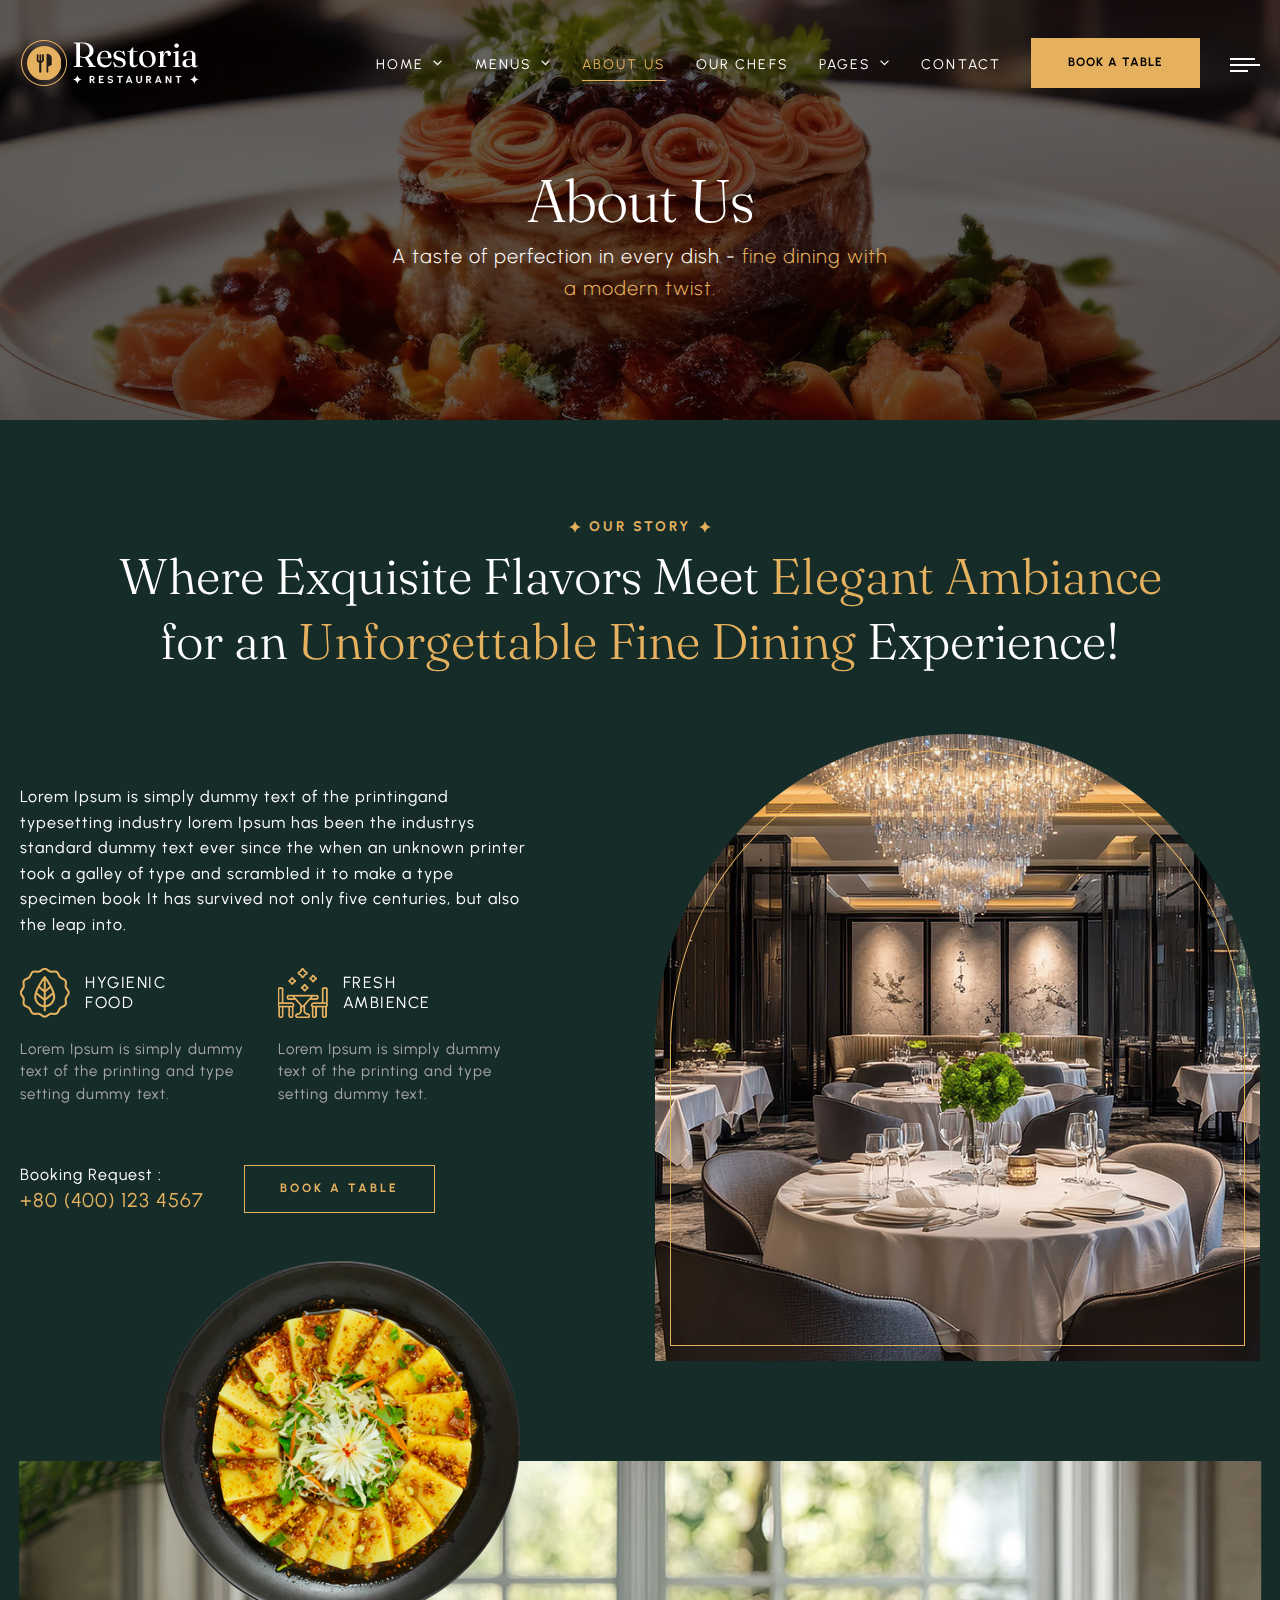
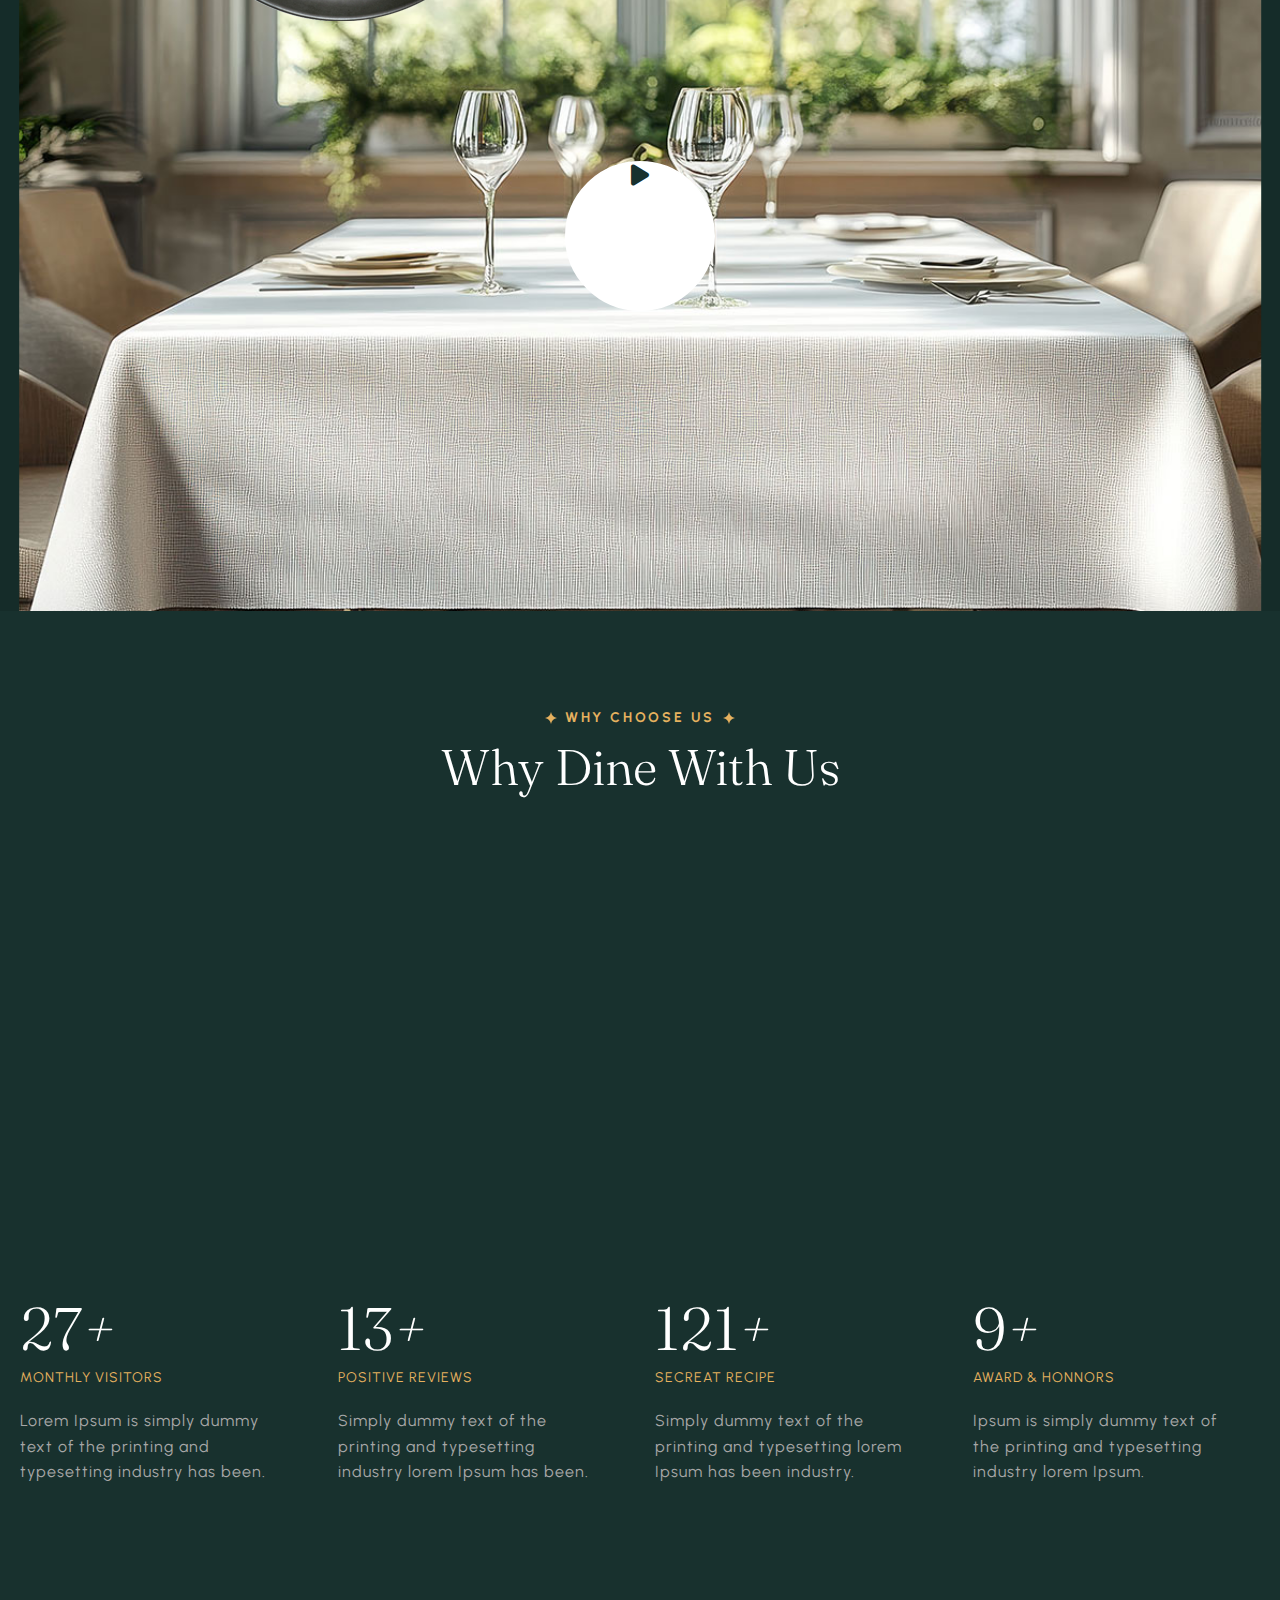
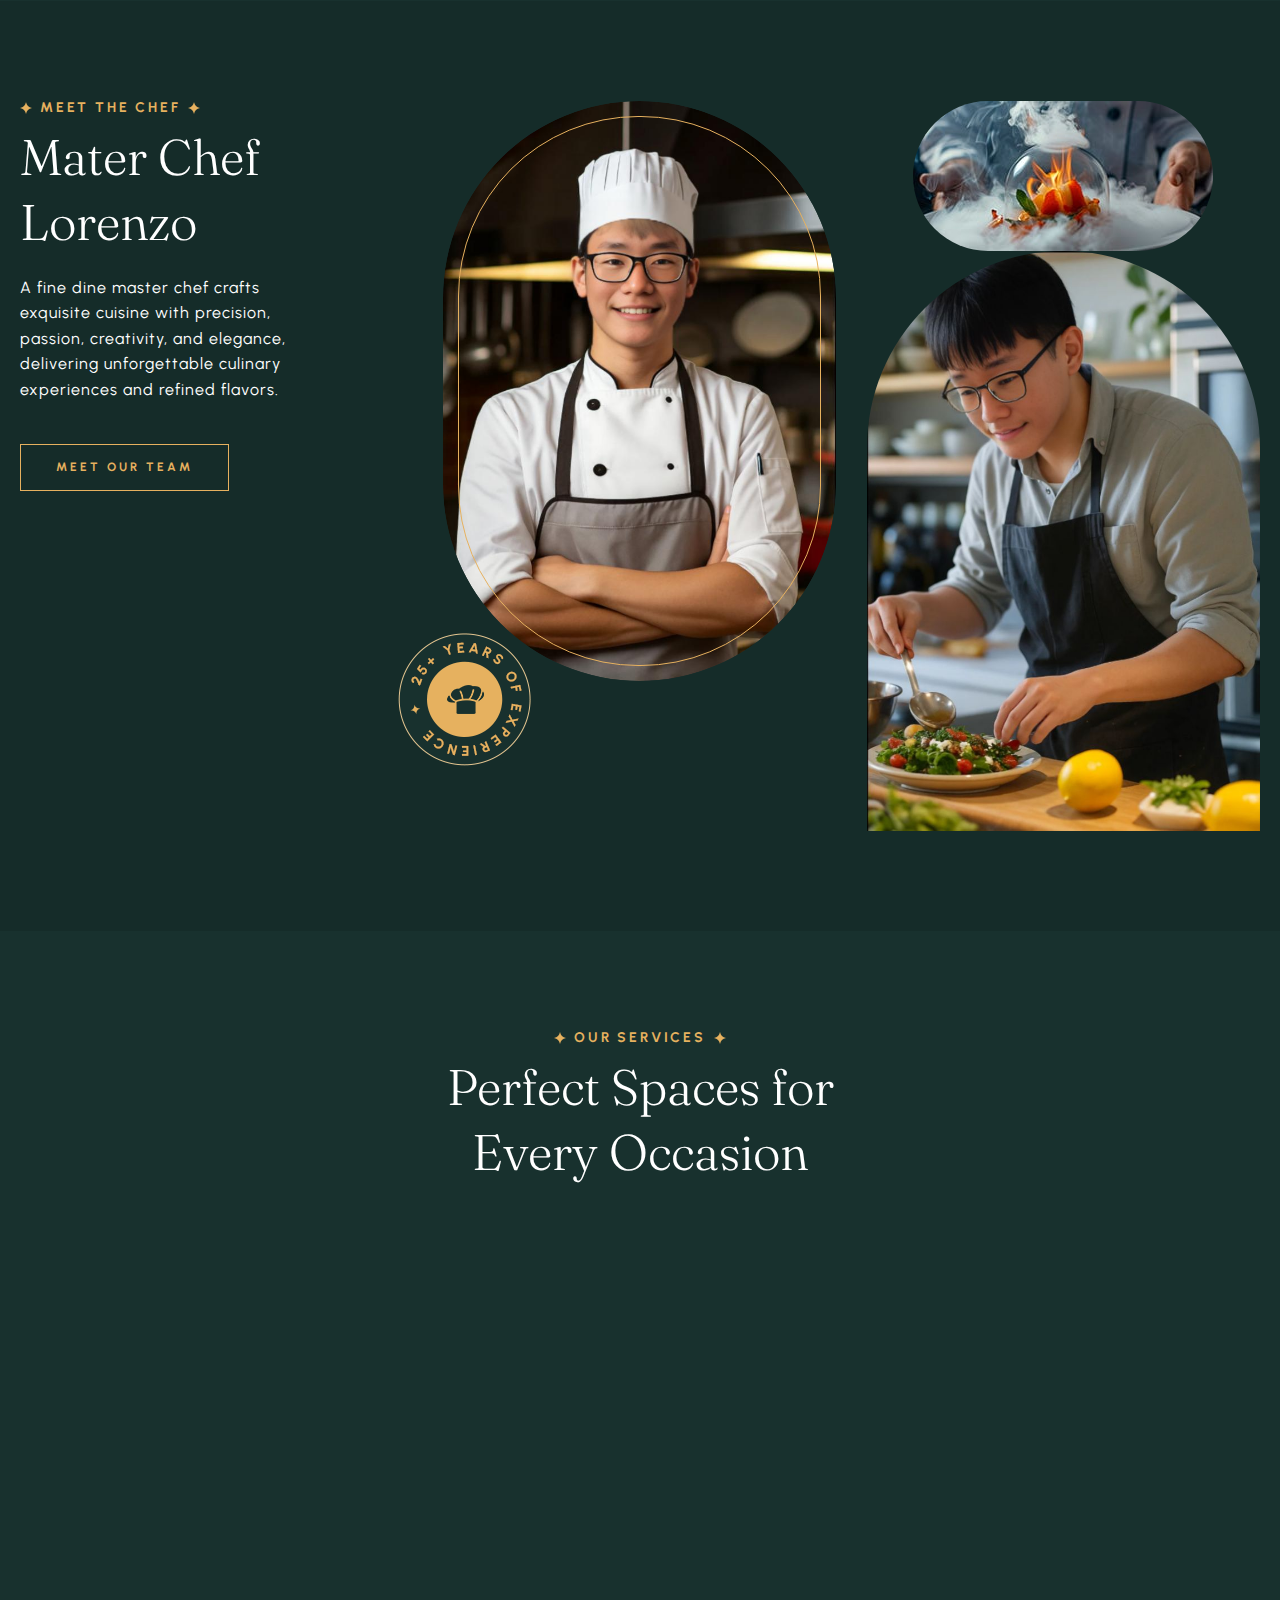
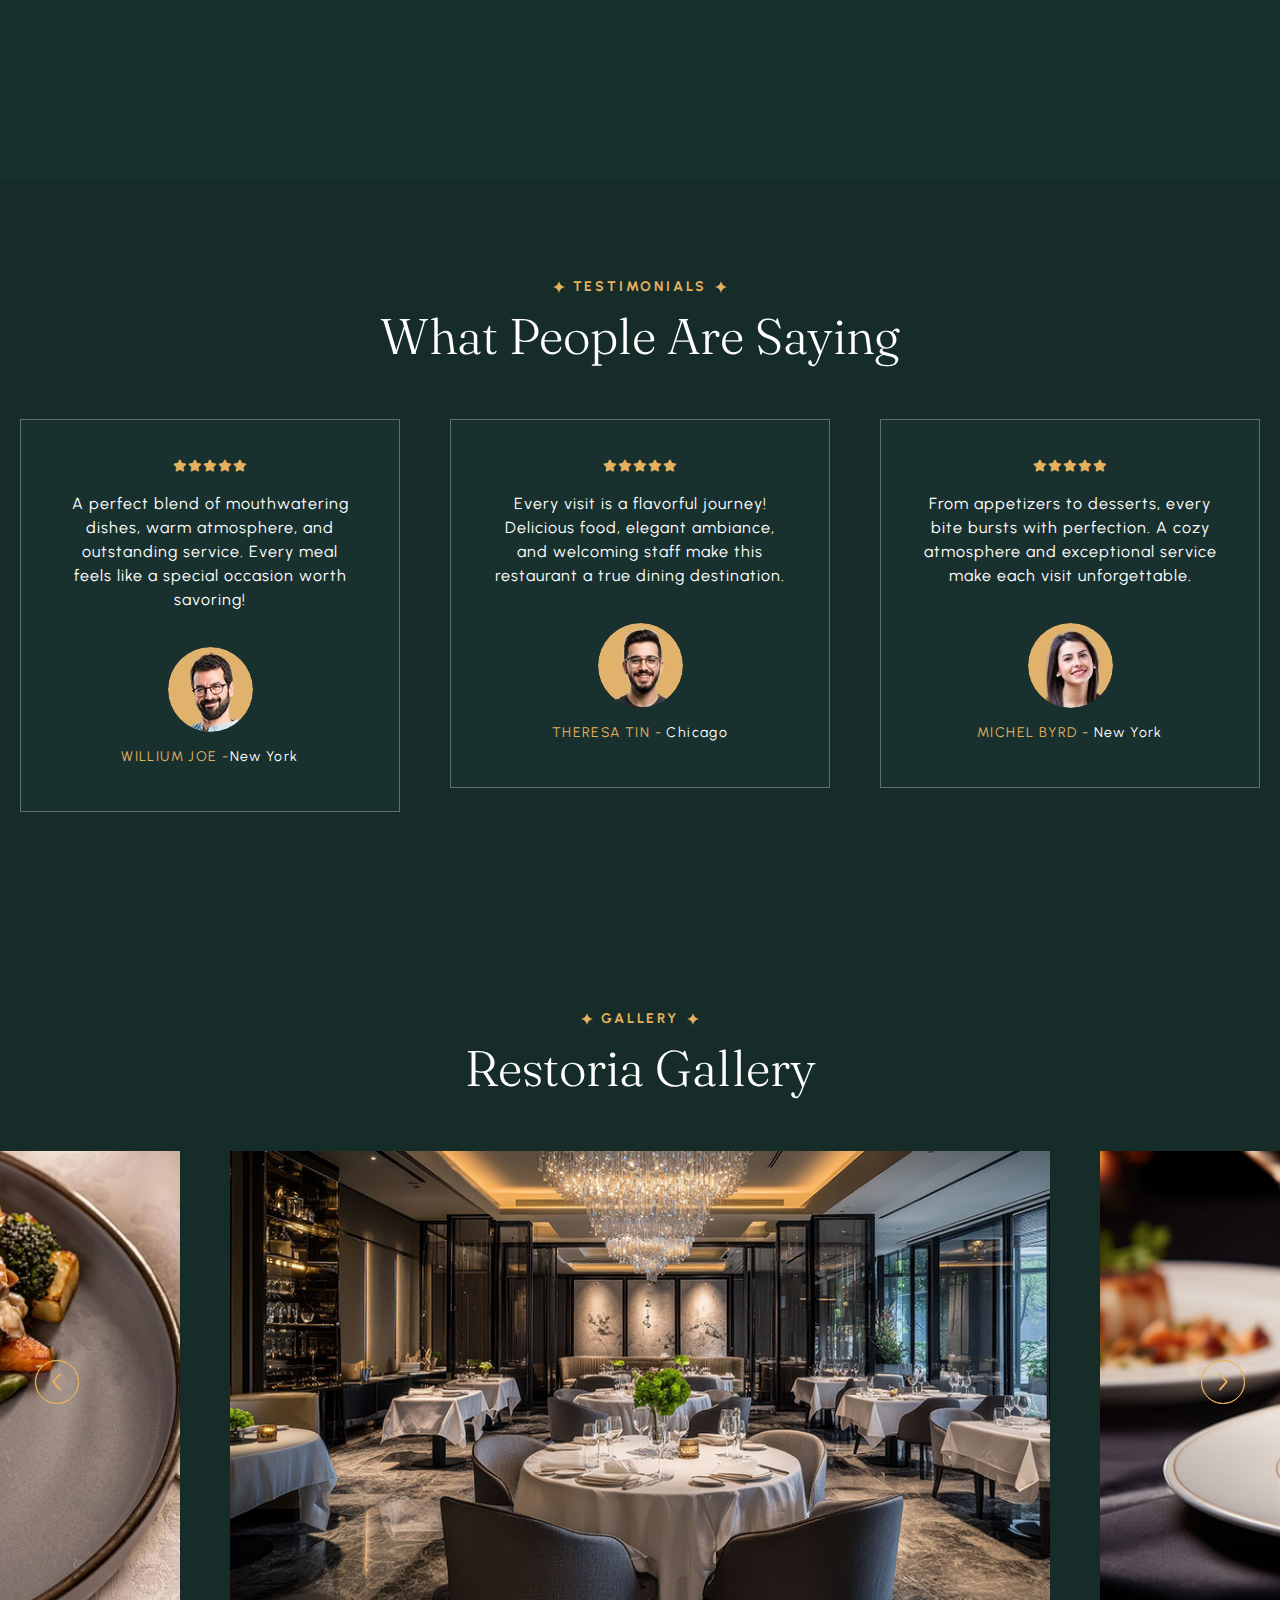
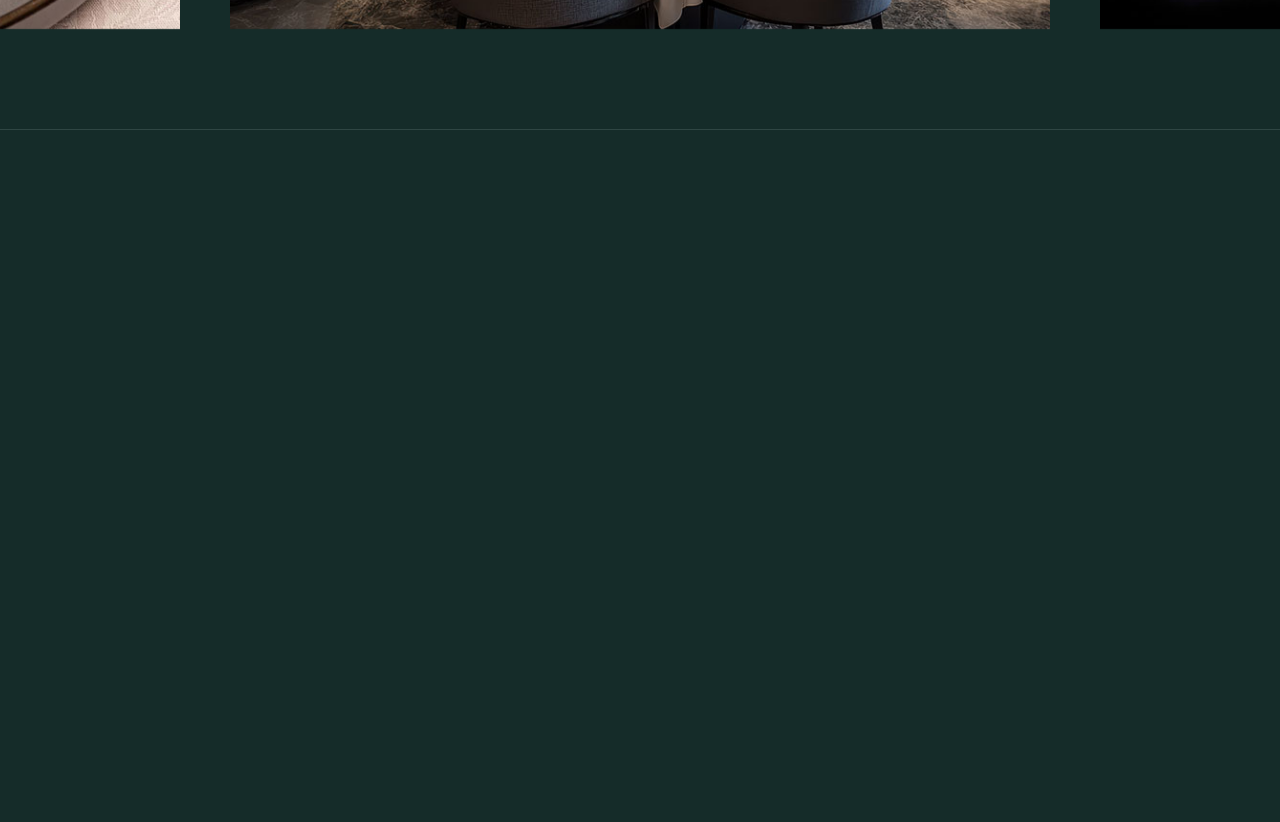
<file: about.html>
<html lang="en"><head>
<meta charset="utf-8">
<title>Restoria - Restaurants HTML Template - About Us</title>
<!-- Stylesheets -->
<link href="/css/bootstrap.css" rel="stylesheet">
<link href="/css/style.css" rel="stylesheet">
<link rel="shortcut icon" href="images/favicon.png" type="image/x-icon">
<link rel="icon" href="images/favicon.png" type="image/x-icon">
<!-- Responsive -->
<meta http-equiv="X-UA-Compatible" content="IE=edge">
<meta name="viewport" content="width=device-width, initial-scale=1.0, maximum-scale=1.0, user-scalable=0">
<link href="/css/responsive.css" rel="stylesheet">


</head>

<body>
  <div class="page-wrapper"> 
  
    <!-- Preloader -->
    <div class="loader-wrap" style="display: none;">
        <div class="preloader">
            <div class="preloader-close">x</div>
            <div id="handle-preloader" class="handle-preloader">
                <div class="animation-preloader">
                    <div class="spinner"></div>
                    <div class="txt-loading">
                        <span data-text-preloader="R" class="letters-loading">
                            R
                        </span>
                        <span data-text-preloader="E" class="letters-loading">
                            E
                        </span>
                        <span data-text-preloader="S" class="letters-loading">
                            S
                        </span>
                        <span data-text-preloader="T" class="letters-loading">
                            T
                        </span>
                        <span data-text-preloader="O" class="letters-loading">
                            O
                        </span>
                        <span data-text-preloader="R" class="letters-loading">
                            R
                        </span>
                        <span data-text-preloader="I" class="letters-loading">
                            I
                        </span>
                        <span data-text-preloader="A" class="letters-loading">
                            A
                        </span>
                    </div>
                </div>  
            </div>
        </div>
    </div>
    <!-- Preloader End -->

    <!-- Main Header-->
    <header class="main-header header-down">
        <div class="header-top">
            <div class="auto-container">
                <div class="inner clearfix">
                    <div class="top-left clearfix">
                        <ul class="top-info clearfix">
                            <li><i class="icon far fa-map-marker-alt"></i> Restoria, Arrondissement, Paris 9578</li>
                            <li><i class="icon far fa-clock"></i> Daily : 8.00 am to 10.00 pm</li>
                        </ul>
                    </div>
                    <div class="top-right clearfix">
                        <ul class="top-info clearfix">
                            <li><a href="tel:+11234567890"><i class="icon far fa-phone"></i> +1 123 456 7890</a></li>
                            <li><a href="mailto:booking@restaurant.com"><i class="icon far fa-envelope"></i> booking@restaurant.com</a></li>
                        </ul>
                    </div>
                </div>
            </div>
        </div>
        <!-- Header Upper -->
        <div class="header-upper">        
            <div class="auto-container">
                <!-- Main Box -->
                <div class="main-box clearfix">
                    <!--Logo-->
                    <div class="logo-box">
                         <div class="logo"><a href="index.html" title="Restoria - Restaurants HTML Template"><img src="images/logo.png" alt="image" title="Restoria - Restaurants HTML Template"></a></div>
                    </div>

                    <div class="nav-box clearfix">
                        <!--Nav Outer-->
                        <div class="nav-outer clearfix">         
                            <nav class="main-menu">
                                <ul class="navigation clearfix">
                                    <li class="dropdown"><a href="#">Home</a>
                                        <ul>
                                            <li><a href="../Restoria-Defoult-1/index.html">Home 1 - Minimal Hero</a></li>
                                            <li><a href="index.html">Home 2 - Standard Hero</a></li>
                                            <li><a href="../Restoria-Defoult-5/index.html">Home 3 - Video Hero</a></li>
                                        </ul>
                                    </li>
                                    <li class="dropdown has-mega-menu"><a href="menu-list-1.html">Menus</a>
                                        <ul>
                                            <li>
                                                <div class="mega-menu">
                                                    <div class="menu-inner">
                                                        <div class="auto-container">
                                                            <div class="row clearfix">
                                                                <div class="menu-block col-lg-3 col-md-6 col-sm-6">
                                                                    <div class="image"><a href="menu-list-1.html"><img src="images/resource/menu-1-thumb.jpg" alt="image"></a></div>
                                                                    <div class="title"><a href="menu-list-1.html">Menu list 1</a></div>
                                                                </div>
                                                                <div class="menu-block col-lg-3 col-md-6 col-sm-6">
                                                                    <div class="image"><a href="menu-list-2.html"><img src="images/resource/menu-2-thumb.jpg" alt="image"></a></div>
                                                                    <div class="title"><a href="menu-list-2.html">Menu list 2</a></div>
                                                                </div>
                                                                <div class="menu-block col-lg-3 col-md-6 col-sm-6">
                                                                    <div class="image"><a href="menu-list-3.html"><img src="images/resource/menu-3-thumb.jpg" alt="image"></a></div>
                                                                    <div class="title"><a href="menu-list-3.html">Menu list 3</a></div>
                                                                </div>
                                                                <div class="menu-block col-lg-3 col-md-6 col-sm-6">
                                                                    <div class="image"><a href="menu-list-4.html"><img src="images/resource/menu-4-thumb.jpg" alt="image"></a></div>
                                                                    <div class="title"><a href="menu-list-4.html">Menu list 4</a></div>
                                                                </div>
                                                            </div>
                                                        </div>
                                                    </div>
                                                </div>
                                            </li>
                                        </ul>
                                    </li>
                                    <li class="current"><a href="about.html">About Us</a></li>
                                    <li><a href="our-chef.html">Our chefs</a></li>
                                    <li class="dropdown"><a href="#">Pages</a>
                                        <ul>
                                            <li><a href="gallery-masonry.html">Photo Gallery</a></li>
                                            <li><a href="book-table.html">Reservation 1</a></li>
                                            <li><a href="book-table-option2.html">Reservation 2</a></li>
                                            <li><a href="#">Dropdown Menu 1</a></li>
                                            <li><a href="#">Dropdown Lorem 2</a></li>
                                            <li class="dropdown"><a href="#">Dropdown Menu 3</a>
                                                <ul>
                                                    <li><a href="#">Dropdown Menu level 2</a></li>
                                                    <li><a href="#">Dropdown Menu level 2</a></li>
                                                    <li><a href="#">Dropdown Menu Level 2</a></li>
                                                </ul>
                                            </li>
                                            
                                        </ul>
                                    </li>
                                    <li><a href="contact-us.html">Contact</a></li>
                                </ul>
                            </nav>
                            <!-- Main Menu End-->
                        </div>
                        <!--Nav Outer End-->

                        <div class="links-box clearfix">
                            <div class="link link-btn">
                                <a href="book-table.html" class="theme-btn btn-style-one clearfix">
                                    <span class="btn-wrap">
                                        <span class="text-one">Book a table</span>
                                        <span class="text-two">Book a table</span>
                                    </span>
                                </a>
                            </div>
                            <div class="link info-toggler">
                                <button class="info-btn">
                                    <span class="hamburger">
                                        <span class="top-bun"></span>
                                        <span class="meat"></span>
                                        <span class="bottom-bun"></span>
                                    </span>
                                </button>
                            </div>
                        </div>

                        <!-- Hidden Nav Toggler -->
                        <div class="nav-toggler">
                            <button class="hidden-bar-opener">
                                <span class="hamburger">
                                    <span class="top-bun"></span>
                                    <span class="meat"></span>
                                    <span class="bottom-bun"></span>
                                </span>
                            </button>
                        </div>

                    </div>

                </div>
            </div>
        </div>
    </header>
    <!--End Main Header -->

    
    <!--Menu Backdrop-->
    <div class="menu-backdrop"></div>

    <!-- Hidden Navigation Bar -->
    <section class="hidden-bar">
        <!-- Hidden Bar Wrapper -->
        <div class="inner-box">
            <div class="cross-icon hidden-bar-closer"><span class="far fa-close"></span></div>
            <div class="logo-box"><a href="index.html" title="Restoria - Restaurants HTML Template"><img src="images/resource/sidebar-logo.png" alt="image" title="Restoria - Restaurants HTML Template"></a></div>
            
            <!-- .Side-menu -->
            <div class="side-menu">
                 <ul class="navigation clearfix">
                    <li class="dropdown"><a href="#">Home<button type="button" class="btn-expander"><i class="far fa-angle-right"></i></button></a>
                        <ul style="display: none;">
                            <li><a href="../Restoria-Defoult-1/index.html">Home 1 - Minimal Hero</a></li>
                                            <li><a href="index.html">Home 2 - Standard Hero</a></li>
                                            <li><a href="../Restoria-Defoult-5/index.html">Home 3 - Video Hero</a></li>
                        </ul>
                    </li>
                    <li class="dropdown"><a href="menu-list-1.html">Menus<button type="button" class="btn-expander"><i class="far fa-angle-right"></i></button></a>
                        <ul style="display: none;">
                            <li><a href="menu-list-1.html">Menu List 1</a></li>
                            <li><a href="menu-list-2.html">Menu List 2</a></li>
                            <li><a href="menu-list-3.html">Menu List 3</a></li>
                            <li><a href="menu-list-4.html">Menu List 4</a></li>
                        </ul>
                    </li>
                    <li class="current"><a href="about.html">About Us</a></li>
                    <li><a href="our-chef.html">Our chefs</a></li>
                    <li class="dropdown"><a href="#">Pages<button type="button" class="btn-expander"><i class="far fa-angle-right"></i></button></a>
                        <ul style="display: none;">
                            <li><a href="gallery-masonry.html">Photo Gallery</a></li>
                            <li><a href="book-table.html">Reservation 1</a></li>
                            <li><a href="book-table-option2.html">Reservation 2</a></li>
                            <li><a href="#">Dropdown Menu 1</a></li>
                            <li><a href="#">Dropdown Lorem 2</a></li>
                            <li class="dropdown"><a href="#">Dropdown Menu 3<button type="button" class="btn-expander"><i class="far fa-angle-right"></i></button></a>
                                <ul style="display: none;">
                                    <li><a href="#">Dropdown Menu level 2</a></li>
                                    <li><a href="#">Dropdown Menu level 2</a></li>
                                    <li><a href="#">Dropdown Menu Level 2</a></li>
                                </ul>
                            </li>
                        </ul>
                    </li>
                    <li><a href="contact-us.html">Contact</a></li>
                </ul>
            </div><!-- /.Side-menu -->
        
        </div><!-- / Hidden Bar Wrapper -->
    </section>
    <!-- / Hidden Bar -->

    <!--Info Back Drop-->
    <div class="info-back-drop"></div>
    
    <!-- Hidden Bar -->
    <section class="info-bar">
        <div class="inner-box">
            <div class="cross-icon"><span class="far fa-close"></span></div>
            <div class="image-box"><img src="images/resource/sidebar-image.jpg" alt="image" title=""></div>
            <div class="logo-box"><a href="index.html" title="Restoria - Restaurants HTML Template"><img src="images/resource/sidebar-logo.png" alt="image" title="Restoria - Restaurants HTML Template"></a></div>

            <h5>Visit Us</h5>
            <ul class="info">
                <li>Restoria, Arrondissement, <br> Paris 9578</li>
                <li> <span class="ib-ttl"> Lunch Time </span>- 10.00 am – 3:30 pm </li>
                <li><span class="ib-ttl"> Dinner Time</span> - 08.00 pm – 10:30 pm</li>
                <li><a href="mailto:booking@domainame.com">booking@domainame.com</a></li>
            </ul>
            <div class="booking-info">
                <div class="bk-no"><a href="tel:+88-123-123456">Booking: +88-123-123456</a></div>
            </div>
        </div>
    </section>
    <!--End Hidden Bar -->

    <!-- Inner Banner Section -->
    <section class="inner-banner">
        <div class="image-layer" style="background-image: url(images/background/banner-image-1.jpg);"></div>
        <div class="auto-container">
            <div class="inner">
                <h1>About Us</h1>
                <div class="sub_text"> <p> A taste of perfection in every dish - <span class="primary-color"> fine dining with a modern twist.</span></p> </div>
            </div>
        </div>
    </section>
    <!--End Banner Section -->


    <!--Story Section-->
    <section class="story-section section-kt">
        <div class="auto-container">
            <div class="title-box centered">
                <div class="subtitle"><span>our story</span></div>

                <h2>Where Exquisite Flavors Meet <span class="theme_color">Elegant Ambiance</span> for an <span class="theme_color">Unforgettable Fine Dining </span> Experience!</h2>
            </div>
            <div class="row clearfix">
                <!--Col-->
                <div class="text-col col-xl-6 col-lg-6 col-md-12 col-sm-12">
                    <div class="inner wow fadeInLeft" data-wow-duration="1500ms" data-wow-delay="0ms" style="visibility: visible; animation-duration: 1500ms; animation-delay: 0ms; animation-name: fadeInLeft;">

                        <div class="text"> Lorem Ipsum is simply dummy text of the printingand typesetting industry lorem Ipsum has been the industrys standard dummy text ever since the when an unknown printer took a galley of type and scrambled it to make a type specimen book It has survived not only five centuries, but also the leap into.</div>

                        <div class="feature-info">

                            <div class="feature-info-box">
                                <div class="feature-title">
                                    <img src="images/resource/hygienic.png" alt="image">
                                    <h6>Hygienic <br> Food </h6>
                                </div>
                                <div class="infotext"> Lorem Ipsum is simply dummy text of the printing and type setting dummy text.</div>
                            </div>

                            <div class="feature-info-box">
                                <div class="feature-title">
                                    <img src="images/resource/ambiance.png" alt="image">
                                    <h6>fresh <br> Ambience </h6>
                                </div>
                                <div class="infotext"> Lorem Ipsum is simply dummy text of the printing and type setting dummy text.</div>
                            </div>

                        </div>

                        <div class="booking-info">
                            <div class="bk-title">Booking Request : <br>
                            <a class="bk-no" href="tel:+80-400-123456">+80 (400) 123 4567</a></div>
                            
                            <div class="link-box">
                                <a href="about.html" class="theme-btn btn-style-two clearfix">
                                    <span class="btn-wrap">
                                        <span class="text-one">book a table</span>
                                        <span class="text-two">book a table</span>
                                    </span>
                                </a>
                            </div>
                            
                        </div>
                    </div>
                </div>
                <!--Col-->
                <div class="image-col col-xl-6 col-lg-6 col-md-12 col-sm-12">
                    <div class="inner wow fadeInRight" data-wow-duration="1500ms" data-wow-delay="0ms" style="visibility: visible; animation-duration: 1500ms; animation-delay: 0ms; animation-name: fadeInRight;">
                        <div class="images parallax-scene-1" style="transform: translate3d(0px, 0px, 0px) rotate(0.0001deg); transform-style: preserve-3d; backface-visibility: hidden; pointer-events: none;">
                            <div class="image" data-depth="0.15" style="transform: translate3d(3.4px, -7.8px, 0px); transform-style: preserve-3d; backface-visibility: hidden; position: relative; display: block; left: 0px; top: 0px;"><img src="images/resource/image-1.jpg" alt="image"></div>
                        </div>
                    </div>
                </div>

            </div>
        </div>
    </section>


    <!--Intro Section-->
    <section class="intro-section ">
        <div class="intro-anim-image"><img src="images/resource/abt_dish.png" alt="image"></div>
        <div class="image-layer" style="background-image: url(images/background/video_bg.jpg);"></div>
        <div class="auto-container">
            <div class="content-box">
                <div class="play-btn"><a href="https://www.youtube.com/watch?v=dZ9O_l1dIzs" class="lightbox-image theme-btn"><span class="icon fa-sharp-duotone fa-solid fa-play"><i class="ripple"></i></span></a></div>
            </div>
        </div>
    </section>

    <!--Why Us Section-->
    <section class="why-us-two section-kt">
        <div class="auto-container">
            <div class="title-box centered">
                <div class="subtitle"><span>why choose us</span></div>
                <h2>Why Dine With Us</h2>
            </div>
            <div class="row clearfix">
                <!--Block-->
                <div class="why-block-two col-xl-3 col-lg-3 col-md-6 col-sm-6 col-xs-12">
                    <div class="inner-box wow fadeInUp" data-wow-duration="1500ms" data-wow-delay="0ms" style="visibility: visible; animation-duration: 1500ms; animation-delay: 0ms; animation-name: fadeInUp;">
                        <div class="image-box"><img src="images/resource/why1.jpg" alt=""></div>
                        <div class="over-box">
                            <h6>skilled chef</h6>
                        </div>
                    </div>
                </div>

                <!--Block-->
                <div class="why-block-two col-xl-3 col-lg-3 col-md-6 col-sm-6 col-xs-12">
                    <div class="inner-box wow fadeInUp" data-wow-duration="1500ms" data-wow-delay="300ms" style="visibility: visible; animation-duration: 1500ms; animation-delay: 300ms; animation-name: fadeInUp;">
                        <div class="image-box"><img src="images/resource/why2.jpg" alt=""></div>
                        <div class="over-box">
                            <h6>hygienic food</h6>
                        </div>
                    </div>
                </div>

                <!--Block-->
                <div class="why-block-two col-xl-3 col-lg-3 col-md-6 col-sm-6 col-xs-12">
                    <div class="inner-box wow fadeInUp" data-wow-duration="1500ms" data-wow-delay="600ms" style="visibility: visible; animation-duration: 1500ms; animation-delay: 600ms; animation-name: fadeInUp;">
                        <div class="image-box"><img src="images/resource/why3.jpg" alt=""></div>
                        <div class="over-box">
                            <h6>Fresh ambience</h6>
                        </div>
                    </div>
                </div>

                <!--Block-->
                <div class="why-block-two col-xl-3 col-lg-3 col-md-6 col-sm-6 col-xs-12">
                    <div class="inner-box wow fadeInUp" data-wow-duration="1500ms" data-wow-delay="900ms" style="visibility: visible; animation-duration: 1500ms; animation-delay: 900ms; animation-name: fadeInUp;">
                        <div class="image-box"><img src="images/resource/why4.jpg" alt=""></div>
                        <div class="over-box">
                            <h6>secreat recipe</h6>
                        </div>
                    </div>
                </div>

            </div>

            <div class="fact-counter">
                <div class="row clearfix">
                    <div class="fact-block col-lg-3 col-md-6 col-sm-6 col-xs-12">
                        <div class="inner clearfix">
                            <div class="fact-count"><div class="count-box"><span class="count-text" data-stop="60" data-speed="2000">0</span><i>+</i></div></div>
                            <div class="fact-title">monthly visitors</div>
                            <p> Lorem Ipsum is simply dummy text of the printing and typesetting industry has been. </p>
                        </div>
                    </div>
                    <div class="fact-block col-lg-3 col-md-6 col-sm-6 col-xs-12">
                        <div class="inner clearfix">
                            <div class="fact-count"><div class="count-box"><span class="count-text" data-stop="22" data-speed="1500">0</span><i>+</i></div></div>
                            <div class="fact-title">positive reviews</div>
                            <p> Simply dummy text of the printing and typesetting industry lorem Ipsum has been. </p>
                        </div>
                    </div>
                    <div class="fact-block col-lg-3 col-md-6 col-sm-6 col-xs-12">
                        <div class="inner clearfix">
                            <div class="fact-count"><div class="count-box"><span class="count-text" data-stop="135" data-speed="1000">0</span><i>+</i></div></div>
                            <div class="fact-title">secreat recipe</div>
                            <p> Simply dummy text of the printing and typesetting lorem Ipsum has been industry. </p>
                        </div>
                    </div>
                    <div class="fact-block col-lg-3 col-md-6 col-sm-6 col-xs-12">
                        <div class="inner clearfix">
                            <div class="fact-count"><div class="count-box"><span class="count-text" data-stop="10" data-speed="1000">0</span><i>+</i></div></div>
                            <div class="fact-title">award &amp; honnors</div>
                            <p> Ipsum is simply dummy text of the printing and typesetting industry lorem Ipsum. </p>
                        </div>
                    </div>
                </div>
            </div>
        </div>
    </section>

    <!--chef Section 1-->
    <section class="chef-section-1 section-kt">
        <div class="auto-container">

            <div class="row clearfix">
                <!--Block-->
                <div class="col-xl-4 col-lg-4 col-md-6 col-sm-12">
                    <div class="title-box">
                        <div class="subtitle"><span>meet the chef</span></div>
                        <h2>Mater Chef Lorenzo</h2>
                        <p> A fine dine master chef crafts exquisite cuisine with precision, passion, creativity, and elegance, delivering unforgettable culinary experiences and refined flavors.</p>
                        <div class="link-box">
                            <a href="about.html" class="theme-btn btn-style-two clearfix">
                                <span class="btn-wrap">
                                    <span class="text-one">meet our team</span>
                                    <span class="text-two">meet our team</span>
                                </span>
                            </a>
                        </div>
                    </div>
                </div>

                <!--Block-->
                <div class="col-xl-4 col-lg-4 col-md-6 col-sm-12 ">
                    <div class="chef-image image1 parallax-scene-2 " style="transform: translate3d(0px, 0px, 0px) rotate(0.0001deg); transform-style: preserve-3d; backface-visibility: hidden; pointer-events: none;">
                        <img data-depth="0.15" src="images/resource/mainchef1.jpg" alt="image" style="transform: translate3d(2.1px, -7.6px, 0px); transform-style: preserve-3d; backface-visibility: hidden; position: relative; display: block; left: 0px; top: 0px;">
                    </div>
                    <div class="round-stamp">
                        <img data-depth="0.50" class="stamp_icon" src="images/resource/chefcap.png" alt="image">
                    </div>
                </div>

                <!--Block-->
                <div class="col-xl-4 col-lg-4 col-md-6 col-sm-12">
                    <div class="chef-image image2 parallax-scene-3" style="transform: translate3d(0px, 0px, 0px) rotate(0.0001deg); transform-style: preserve-3d; backface-visibility: hidden; pointer-events: none;">
                        <img data-depth="0.50" src="images/resource/mainchef2.jpg" alt="image" style="transform: translate3d(5.4px, -6px, 0px); transform-style: preserve-3d; backface-visibility: hidden; position: relative; display: block; left: 0px; top: 0px;">
                    </div>
                    <div class="chef-image image3 parallax-scene-4" style="transform: translate3d(0px, 0px, 0px) rotate(0.0001deg); transform-style: preserve-3d; backface-visibility: hidden; pointer-events: none;">
                        <img data-depth="0.50" src="images/resource/mainchef3.jpg" alt="image" style="transform: translate3d(5.4px, -16.7px, 0px); transform-style: preserve-3d; backface-visibility: hidden; position: relative; display: block; left: 0px; top: 0px;">
                    </div>
                </div>


            </div>

        </div>
    </section>

    <!--Services Section-->
    <section class="services-section section-kt">
        <div class="auto-container">
            <div class="title-box centered">
                <div class="subtitle"><span>our services</span></div>
                <h2>Perfect Spaces for <br> Every Occasion</h2>
            </div>
            <div class="row clearfix">
                <div class="s-col col-lg-4 col-md-6 col-sm-12">
                    <div class="inner wow fadeInLeft" data-wow-duration="1500ms" data-wow-delay="0ms" style="visibility: hidden; animation-duration: 1500ms; animation-delay: 0ms; animation-name: none;">
                        <div class="s-block alternate">
                            <div class="inner">
                                <div class="icon-box"><img src="images/resource/s-icon-1.png" alt="image" title=""></div>
                                <h6>party &amp; <br> celebrations</h6>
                                <div class="text">Lorem Ipsum is simply dummy text of the printing and typesetting industry lorem Ipsum has been the industrys.</div>
                            </div>
                        </div>
                        <div class="s-block alternate">
                            <div class="inner">
                                <div class="icon-box"><img src="images/resource/s-icon-2.png" alt="image" title=""></div>
                                <h6>luxury <br> Fine Dining</h6>
                                <div class="text">Simply dummy text of the printing and typesetting industry lorem Ipsum has been the industrys lorem Ipsum is.</div>
                            </div>
                        </div>
                    </div>
                </div>
                <div class="s-col last col-lg-4 col-md-6 col-sm-12">
                    <div class="inner wow fadeInRight" data-wow-duration="1500ms" data-wow-delay="0ms" style="visibility: hidden; animation-duration: 1500ms; animation-delay: 0ms; animation-name: none;">
                        <div class="s-block ">
                            <div class="inner">
                                <div class="icon-box"><img src="images/resource/s-icon-3.png" alt="image" title=""></div>
                                <h6>banquet <br> hall</h6>
                                <div class="text">Printing and typeset industry lorem Ipsum has been lorem Ipsum is simply dummy typeset industry lorem Ipsum has been.</div>
                            </div>
                        </div>
                        <div class="s-block ">
                            <div class="inner">
                                <div class="icon-box"><img src="images/resource/s-icon-4.png" alt="image" title=""></div>
                                <h6>outdoor <br> catering</h6>
                                <div class="text">Lorem Ipsum is simply dummy text of the printing and typesetting industry lorem Ipsum has been the industrys.</div>
                            </div>
                        </div>
                    </div>
                </div>
                <div class="image-col col-lg-4 col-md-12 col-sm-12">
                    <div class="inner wow fadeInUp" data-wow-duration="1500ms" data-wow-delay="0ms" style="visibility: hidden; animation-duration: 1500ms; animation-delay: 0ms; animation-name: none;">
                        <div class="image-box"><img src="images/resource/service-image.png" alt="image" title=""></div>
                    </div>
                </div>
            </div>
        </div>
    </section>

    <!--Testimonials Section-->
    <section class="testimonials-two section-kt">
        <div class="auto-container">
            
            <div class="title-box centered">
                <div class="subtitle"><span>testimonials</span></div>
                <h2>What People Are Saying</h2>
            </div>
            <div class="carousel-box">
                <div class="testimonial-slider owl-theme owl-carousel owl-loaded owl-drag">
                    <!--Slide Item-->
                    

                    <!--Slide Item-->
                    

                    <!--Slide Item-->
                    

                    <!--Slide Item-->
                    

                    <!--Slide Item-->
                    

                    <!--Slide Item-->
                    

                <div class="owl-stage-outer"><div class="owl-stage" style="transform: translate3d(-2671px, 0px, 0px); transition: 0.7s; width: 5344px;"><div class="owl-item cloned" style="width: 395.333px; margin-right: 50px;"><div class="testi-block">
                        <div class="inner-box">
                            <div class="rating"><span class="fa fa-star"></span><span class="fa fa-star"></span><span class="fa fa-star"></span><span class="fa fa-star"></span><span class="fa fa-star"></span></div>
                            <div class="text">The taste of food was really amazing, Wow ! outstanding dinner made by Mater chef John Rute, I never forget this delicious food experience.</div>
                            <div class="auth-info">
                                <div class="image"><img src="images/resource/author-thumb-4.jpg" alt="image"></div>
                                <div class="auth-title">willium joe -<span class="location"> New York</span></div>
                            </div>
                        </div>
                    </div></div><div class="owl-item cloned" style="width: 395.333px; margin-right: 50px;"><div class="testi-block">
                        <div class="inner-box">
                            <div class="rating"><span class="fa fa-star"></span><span class="fa fa-star"></span><span class="fa fa-star"></span><span class="fa fa-star"></span><span class="fa fa-star"></span></div>
                            <div class="text">Hygienic food &amp; fresh enviroment, everyone had a wonderful delite experience. It was FABULOUS! great experience at The Italian gourmet.</div>
                            <div class="auth-info">
                                <div class="image"><img src="images/resource/author-thumb-5.jpg" alt="image"></div>
                                <div class="auth-title">Theresa Tin -<span class="location"> Chicago</span></div>
                            </div>
                        </div>
                    </div></div><div class="owl-item cloned" style="width: 395.333px; margin-right: 50px;"><div class="testi-block">
                        <div class="inner-box">
                            <div class="rating"><span class="fa fa-star"></span><span class="fa fa-star"></span><span class="fa fa-star"></span><span class="fa fa-star"></span><span class="fa fa-star"></span></div>
                            <div class="text">Special treat to dine, It was wow experience food was really delicious! outstanding dinner made by Mater chef, food experience was unfogetable!</div>
                            <div class="auth-info">
                                <div class="image"><img src="images/resource/author-thumb-6.jpg" alt="image"></div>
                                <div class="auth-title">Michel Byrd -<span class="location"> Denmark</span></div>
                            </div>
                        </div>
                    </div></div><div class="owl-item" style="width: 395.333px; margin-right: 50px;"><div class="testi-block">
                        <div class="inner-box">
                            <div class="rating"><span class="fa fa-star"></span><span class="fa fa-star"></span><span class="fa fa-star"></span><span class="fa fa-star"></span><span class="fa fa-star"></span></div>
                            <div class="text">A perfect blend of mouthwatering dishes, warm atmosphere, and outstanding service. Every meal feels like a special occasion worth savoring!</div>
                            <div class="auth-info">
                                <div class="image"><img src="images/resource/author-thumb-4.jpg" alt="image"></div>
                                <div class="auth-title">willium joe -<span class="location">New York</span> </div>
                            </div>
                        </div>
                    </div></div><div class="owl-item" style="width: 395.333px; margin-right: 50px;"><div class="testi-block">
                        <div class="inner-box">
                            <div class="rating"><span class="fa fa-star"></span><span class="fa fa-star"></span><span class="fa fa-star"></span><span class="fa fa-star"></span><span class="fa fa-star"></span></div>
                            <div class="text">Every visit is a flavorful journey! Delicious food, elegant ambiance, and welcoming staff make this restaurant a true dining destination.</div>
                            <div class="auth-info">
                                <div class="image"><img src="images/resource/author-thumb-5.jpg" alt="image"></div>
                                <div class="auth-title">Theresa Tin -<span class="location"> Chicago</span> </div>
                            </div>
                        </div>
                    </div></div><div class="owl-item" style="width: 395.333px; margin-right: 50px;"><div class="testi-block">
                        <div class="inner-box">
                            <div class="rating"><span class="fa fa-star"></span><span class="fa fa-star"></span><span class="fa fa-star"></span><span class="fa fa-star"></span><span class="fa fa-star"></span></div>
                            <div class="text">From appetizers to desserts, every bite bursts with perfection. A cozy atmosphere and exceptional service make each visit unforgettable.</div>
                            <div class="auth-info">
                                <div class="image"><img src="images/resource/author-thumb-6.jpg" alt="image"></div>
                                <div class="auth-title">Michel Byrd -<span class="location"> New York</span> </div>
                            </div>
                        </div>
                    </div></div><div class="owl-item active" style="width: 395.333px; margin-right: 50px;"><div class="testi-block">
                        <div class="inner-box">
                            <div class="rating"><span class="fa fa-star"></span><span class="fa fa-star"></span><span class="fa fa-star"></span><span class="fa fa-star"></span><span class="fa fa-star"></span></div>
                            <div class="text">The taste of food was really amazing, Wow ! outstanding dinner made by Mater chef John Rute, I never forget this delicious food experience.</div>
                            <div class="auth-info">
                                <div class="image"><img src="images/resource/author-thumb-4.jpg" alt="image"></div>
                                <div class="auth-title">willium joe -<span class="location"> New York</span></div>
                            </div>
                        </div>
                    </div></div><div class="owl-item active" style="width: 395.333px; margin-right: 50px;"><div class="testi-block">
                        <div class="inner-box">
                            <div class="rating"><span class="fa fa-star"></span><span class="fa fa-star"></span><span class="fa fa-star"></span><span class="fa fa-star"></span><span class="fa fa-star"></span></div>
                            <div class="text">Hygienic food &amp; fresh enviroment, everyone had a wonderful delite experience. It was FABULOUS! great experience at The Italian gourmet.</div>
                            <div class="auth-info">
                                <div class="image"><img src="images/resource/author-thumb-5.jpg" alt="image"></div>
                                <div class="auth-title">Theresa Tin -<span class="location"> Chicago</span></div>
                            </div>
                        </div>
                    </div></div><div class="owl-item active" style="width: 395.333px; margin-right: 50px;"><div class="testi-block">
                        <div class="inner-box">
                            <div class="rating"><span class="fa fa-star"></span><span class="fa fa-star"></span><span class="fa fa-star"></span><span class="fa fa-star"></span><span class="fa fa-star"></span></div>
                            <div class="text">Special treat to dine, It was wow experience food was really delicious! outstanding dinner made by Mater chef, food experience was unfogetable!</div>
                            <div class="auth-info">
                                <div class="image"><img src="images/resource/author-thumb-6.jpg" alt="image"></div>
                                <div class="auth-title">Michel Byrd -<span class="location"> Denmark</span></div>
                            </div>
                        </div>
                    </div></div><div class="owl-item cloned" style="width: 395.333px; margin-right: 50px;"><div class="testi-block">
                        <div class="inner-box">
                            <div class="rating"><span class="fa fa-star"></span><span class="fa fa-star"></span><span class="fa fa-star"></span><span class="fa fa-star"></span><span class="fa fa-star"></span></div>
                            <div class="text">A perfect blend of mouthwatering dishes, warm atmosphere, and outstanding service. Every meal feels like a special occasion worth savoring!</div>
                            <div class="auth-info">
                                <div class="image"><img src="images/resource/author-thumb-4.jpg" alt="image"></div>
                                <div class="auth-title">willium joe -<span class="location">New York</span> </div>
                            </div>
                        </div>
                    </div></div><div class="owl-item cloned" style="width: 395.333px; margin-right: 50px;"><div class="testi-block">
                        <div class="inner-box">
                            <div class="rating"><span class="fa fa-star"></span><span class="fa fa-star"></span><span class="fa fa-star"></span><span class="fa fa-star"></span><span class="fa fa-star"></span></div>
                            <div class="text">Every visit is a flavorful journey! Delicious food, elegant ambiance, and welcoming staff make this restaurant a true dining destination.</div>
                            <div class="auth-info">
                                <div class="image"><img src="images/resource/author-thumb-5.jpg" alt="image"></div>
                                <div class="auth-title">Theresa Tin -<span class="location"> Chicago</span> </div>
                            </div>
                        </div>
                    </div></div><div class="owl-item cloned" style="width: 395.333px; margin-right: 50px;"><div class="testi-block">
                        <div class="inner-box">
                            <div class="rating"><span class="fa fa-star"></span><span class="fa fa-star"></span><span class="fa fa-star"></span><span class="fa fa-star"></span><span class="fa fa-star"></span></div>
                            <div class="text">From appetizers to desserts, every bite bursts with perfection. A cozy atmosphere and exceptional service make each visit unforgettable.</div>
                            <div class="auth-info">
                                <div class="image"><img src="images/resource/author-thumb-6.jpg" alt="image"></div>
                                <div class="auth-title">Michel Byrd -<span class="location"> New York</span> </div>
                            </div>
                        </div>
                    </div></div></div></div><div class="owl-nav"><button type="button" role="presentation" class="owl-prev"><span class="icon fa-light fa-angle-left"></span></button><button type="button" role="presentation" class="owl-next"><span class="icon fa-light fa-angle-right"></span></button></div><div class="owl-dots"><button role="button" class="owl-dot"><span></span></button><button role="button" class="owl-dot active"><span></span></button></div></div>
            </div>
        </div>
    </section>

    <!--Gallery Section-->
    <section class="image-gallery section-kt">
        <div class="carousel-box">
            <div class="auto-container">
                <div class="title-box centered">
                    <div class="subtitle"><span>Gallery</span></div>
                    <h2>Restoria Gallery</h2>
                </div>

                <div class="image-gallery-slider owl-theme owl-carousel owl-loaded owl-drag">
                    <!--Slide Item-->
                    

                    <!--Slide Item-->
                    

                    <!--Slide Item-->
                    

                    <!--Slide Item-->
                    

                    <!--Slide Item-->
                    

                    <!--Slide Item-->
                    

                <div class="owl-stage-outer"><div class="owl-stage" style="transform: translate3d(-4350px, 0px, 0px); transition: 0.7s; width: 10440px;"><div class="owl-item cloned" style="width: 820px; margin-right: 50px;"><div class="gallery-block">
                        <div class="image"><a href="images/gallery/gallery-4-big.jpg" class="lightbox-image" data-fancybox="gallery"><img src="images/gallery/gallery-4-sm.jpg" alt="image"></a></div>
                    </div></div><div class="owl-item cloned" style="width: 820px; margin-right: 50px;"><div class="gallery-block">
                        <div class="image"><a href="images/gallery/gallery-1-big.jpg" class="lightbox-image" data-fancybox="gallery"><img src="images/gallery/gallery-1-sm.jpg" alt="image"></a></div>
                    </div></div><div class="owl-item cloned" style="width: 820px; margin-right: 50px;"><div class="gallery-block">
                        <div class="image"><a href="images/gallery/gallery-2-big.jpg" class="lightbox-image" data-fancybox="gallery"><img src="images/gallery/gallery-2-sm.jpg" alt="image"></a></div>
                    </div></div><div class="owl-item" style="width: 820px; margin-right: 50px;"><div class="gallery-block">
                        <div class="image"><a href="images/gallery/gallery-1-big.jpg" class="lightbox-image" data-fancybox="gallery"><img src="images/gallery/gallery-1-sm.jpg" alt="image"></a></div>
                    </div></div><div class="owl-item" style="width: 820px; margin-right: 50px;"><div class="gallery-block">
                        <div class="image"><a href="images/gallery/gallery-2-big.jpg" class="lightbox-image" data-fancybox="gallery"><img src="images/gallery/gallery-2-sm.jpg" alt="image"></a></div>
                    </div></div><div class="owl-item active" style="width: 820px; margin-right: 50px;"><div class="gallery-block">
                        <div class="image"><a href="images/gallery/gallery-3-big.jpg" class="lightbox-image" data-fancybox="gallery"><img src="images/gallery/gallery-3-sm.jpg" alt="image"></a></div>
                    </div></div><div class="owl-item" style="width: 820px; margin-right: 50px;"><div class="gallery-block">
                        <div class="image"><a href="images/gallery/gallery-4-big.jpg" class="lightbox-image" data-fancybox="gallery"><img src="images/gallery/gallery-4-sm.jpg" alt="image"></a></div>
                    </div></div><div class="owl-item" style="width: 820px; margin-right: 50px;"><div class="gallery-block">
                        <div class="image"><a href="images/gallery/gallery-1-big.jpg" class="lightbox-image" data-fancybox="gallery"><img src="images/gallery/gallery-1-sm.jpg" alt="image"></a></div>
                    </div></div><div class="owl-item" style="width: 820px; margin-right: 50px;"><div class="gallery-block">
                        <div class="image"><a href="images/gallery/gallery-2-big.jpg" class="lightbox-image" data-fancybox="gallery"><img src="images/gallery/gallery-2-sm.jpg" alt="image"></a></div>
                    </div></div><div class="owl-item cloned" style="width: 820px; margin-right: 50px;"><div class="gallery-block">
                        <div class="image"><a href="images/gallery/gallery-1-big.jpg" class="lightbox-image" data-fancybox="gallery"><img src="images/gallery/gallery-1-sm.jpg" alt="image"></a></div>
                    </div></div><div class="owl-item cloned" style="width: 820px; margin-right: 50px;"><div class="gallery-block">
                        <div class="image"><a href="images/gallery/gallery-2-big.jpg" class="lightbox-image" data-fancybox="gallery"><img src="images/gallery/gallery-2-sm.jpg" alt="image"></a></div>
                    </div></div><div class="owl-item cloned" style="width: 820px; margin-right: 50px;"><div class="gallery-block">
                        <div class="image"><a href="images/gallery/gallery-3-big.jpg" class="lightbox-image" data-fancybox="gallery"><img src="images/gallery/gallery-3-sm.jpg" alt="image"></a></div>
                    </div></div></div></div><div class="owl-nav"><button type="button" role="presentation" class="owl-prev"><span class="icon fa-light fa-angle-left"></span></button><button type="button" role="presentation" class="owl-next"><span class="icon fa-light fa-angle-right"></span></button></div><div class="owl-dots"><button role="button" class="owl-dot"><span></span></button><button role="button" class="owl-dot"><span></span></button><button role="button" class="owl-dot active"><span></span></button><button role="button" class="owl-dot"><span></span></button><button role="button" class="owl-dot"><span></span></button><button role="button" class="owl-dot"><span></span></button></div></div>
            </div>
        </div>
    </section>

    <!--Main Footer-->
    <footer class="main-footer">
        <div class="upper-section">
            <div class="fluid-section">
                <div class="row clearfix">
                    <!--Footer Col-->
                    <div class="footer-col footer-map-col col-lg-6 col-md-12 col-sm-12 px-0">
                        <div class="footer-map">
                            <iframe src="https://www.google.com/maps/embed?pb=!1m18!1m12!1m3!1d81392.11276571127!2d-74.03116502768826!3d40.70144849986174!2m3!1f0!2f0!3f0!3m2!1i1024!2i768!4f13.1!3m3!1m2!1s0x89c24fa5d33f083b%3A0xc80b8f06e177fe62!2sNew%20York%2C%20NY%2C%20USA!5e0!3m2!1sen!2sin!4v1667928043843!5m2!1sen!2sin" width="100%" height="500" style="border:0;" allowfullscreen="" loading="lazy" referrerpolicy="no-referrer-when-downgrade"></iframe>
                        </div>
                    </div>
                    <!--Footer Col-->
                    <div class="footer-col info-col col-lg-6 col-md-12 col-sm-12 px-0">
                        <div class="inner wow fadeInUp" data-wow-delay="0ms" data-wow-duration="1500ms" style="visibility: hidden; animation-duration: 1500ms; animation-delay: 0ms; animation-name: none;">
                            <div class="content">
                                <div class="footer-image">
                                    <img src="images/resource/footer-img-1.jpg" alt="image">
                                </div>
                                <div class="logo"><a href="index.html" title="Restoria - Restaurants HTML Template"><img src="images/logo.png" alt="image" title="Restoria - Restaurants HTML Template"></a></div>
                                <div class="info">
                                    <h6>visit us </h6>
                                    <ul>
                                        <li>Restoria, Arrondissement, Paris 9578</li>
                                        <li>Daily - 8.00 am to 10.00 pm</li>
                                        <li><a href="mailto:booking@domainname.com">booking@gmail.com</a></li>
                                        <li><a href="tel:+88-123-123456">Booking Request : +88-123-123456</a></li>
                                        
                                    </ul>
                                </div>
                            </div>

                            <!-- last footer -->
                            <div class="bottom_footer">
                            <!-- container start -->
                              <div class="auto-container">
                                <!-- row start -->
                                <div class="row clearfix">
                                  <div class="col-lg-4 col-md-4 col-sm-12">
                                      <p>© 2025 All Rights Reserved</p>
                                  </div>

                                  <div class="col-lg-4 col-md-4 col-sm-12">
                                    <ul class="social_media">
                                      <li><a href="https://themeforest.net/user/kalanidhithemes/portfolio" aria-label="facebook page"><i class="fa-brands fa-facebook-f"></i></a></li>
                                      <li><a href="https://www.behance.net/kalanidhithemes" aria-label="twitter page"><i class="fa-brands fa-instagram"></i></a></li>
                                      <li><a href="https://themeforest.net/user/kalanidhithemes/portfolio" aria-label="instagram page"><i class="fa-brands fa-pinterest-p"></i></a></li>
                                      <li><a href="https://themeforest.net/user/kalanidhithemes/portfolio" aria-label="pinterest page"><i class="fa-brands fa-youtube"></i></a></li>
                                    </ul>
                                  </div>

                                  <div class="col-lg-4 col-md-4 col-sm-12">
                                      <p class="developer_text">Crafted by <a href="https://themeforest.net/user/kalanidhithemes/portfolio" target="blank">Kalanidhi Themes</a></p>
                                  </div>
                                </div>
                              <!-- row end -->
                              </div>
                              <!-- container end -->
                            </div>

                        </div>
                    </div>
                    
                </div>
            </div>
        </div>
    </footer>

</div>
<!--End pagewrapper--> 

<!--Scroll to top-->
<div class="scroll-to-top scroll-to-target" data-target="html" style="display: none;"><span class="icon fa fa-angle-up"></span></div>
<!--[if lt IE 9]><script src="https://cdnjs.cloudflare.com/ajax/libs/html5shiv/3.7.3/html5shiv.js"></script><![endif]--> 

<script src="/js/jquery.js"></script>
<script src="/js/popper.min.js"></script>
<script src="/js/bootstrap.min.js"></script>
<script src="/js/jquery-ui.js"></script>
<script src="/js/jquery.fancybox.js"></script>
<script src="/js/swiper.js"></script>
<script src="/js/owl.js"></script>
<script src="/js/appear.js"></script>
<script src="/js/wow.js"></script>
<script src="/js/parallax.min.js"></script>
<script src="/js/custom-script.js"></script>

</body></html>
</file>
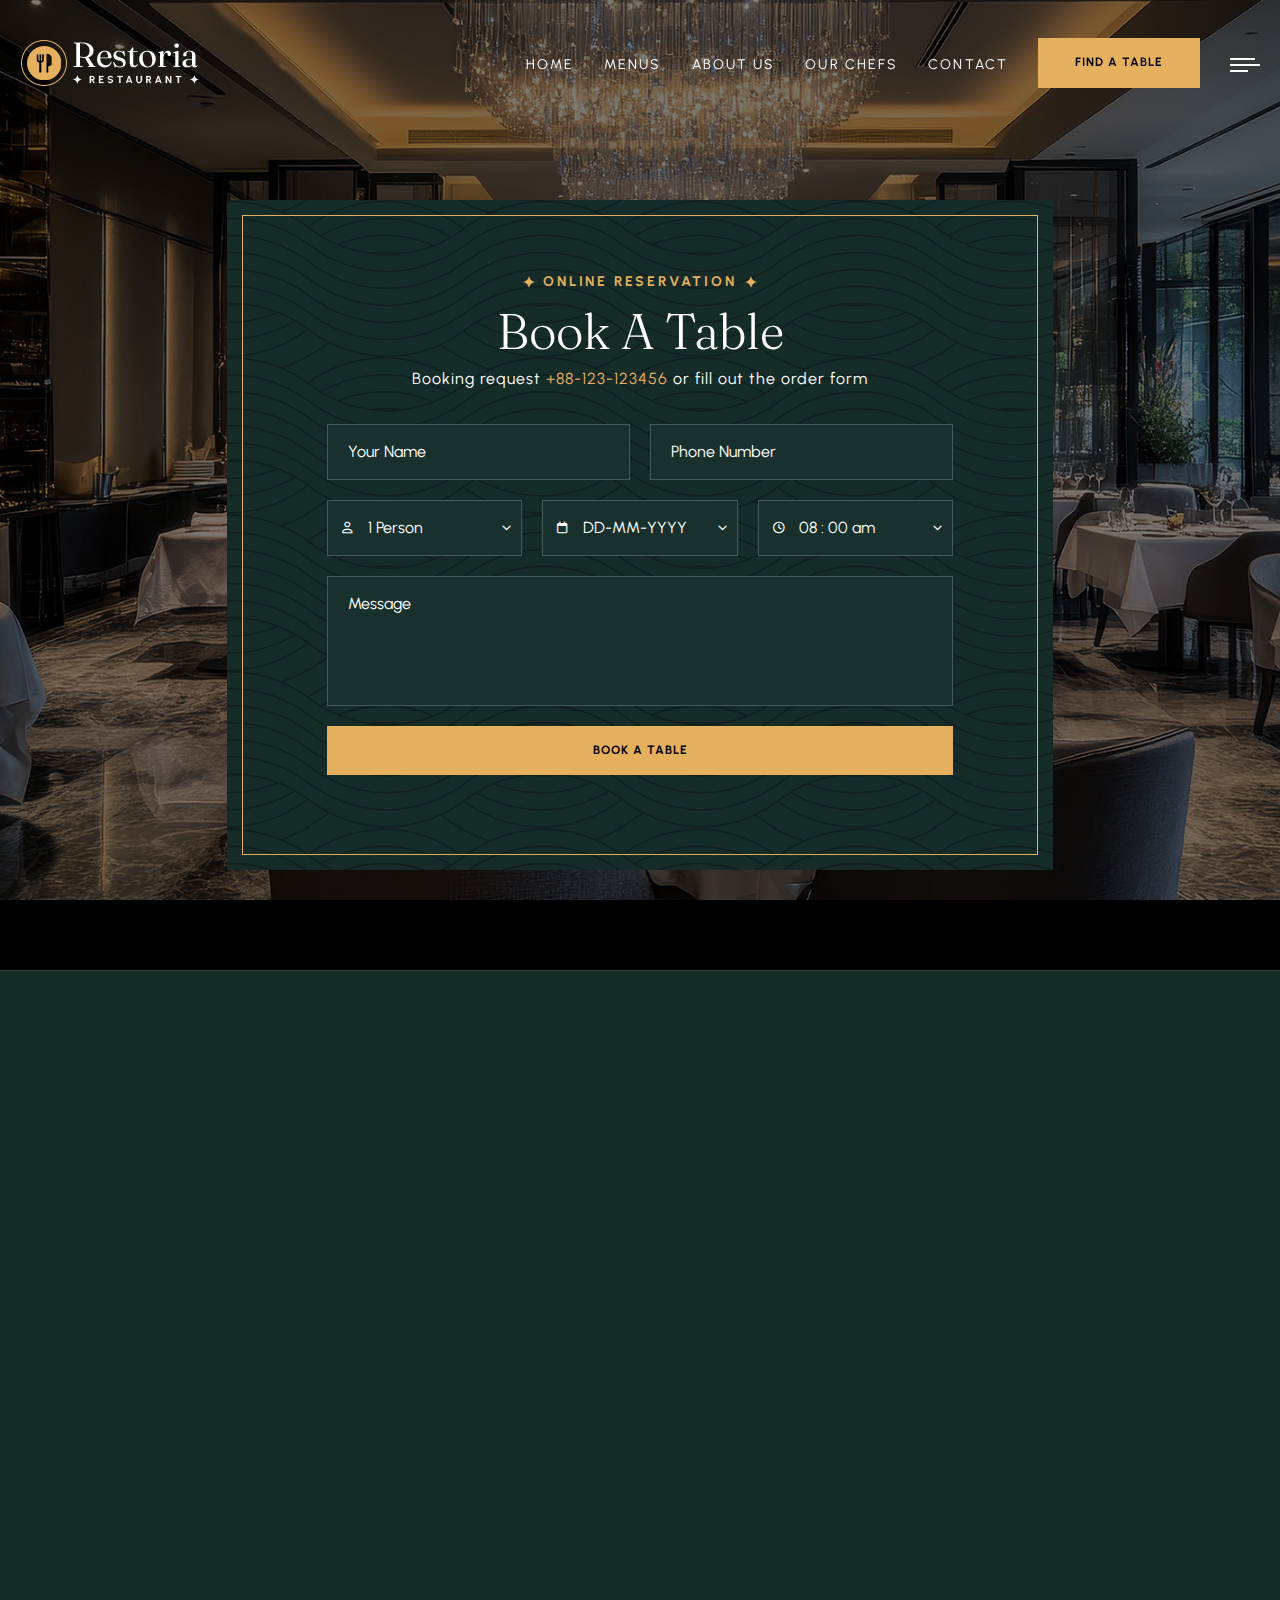
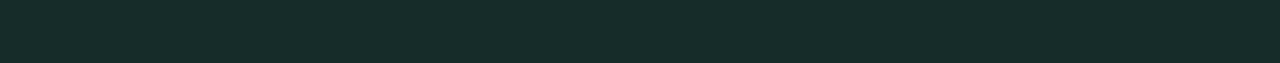
<file: book-table.html>
<html lang="en">

<head>
    <meta charset="utf-8">
    <title>Restoria - Marcel Immmanuel - Menus List</title>
    <!-- Stylesheets -->
    <link href="css/bootstrap.css" rel="stylesheet">
    <link href="css/style.css" rel="stylesheet">
    <link rel="shortcut icon" href="images/favicon.png" type="image/x-icon">
    <link rel="icon" href="images/favicon.png" type="image/x-icon">
    <!-- Responsive -->
    <meta http-equiv="X-UA-Compatible" content="IE=edge">
    <meta name="viewport" content="width=device-width, initial-scale=1.0, maximum-scale=1.0, user-scalable=0">
    <link href="css/responsive.css" rel="stylesheet">


</head>

<body>
    <div class="page-wrapper">

        <!-- Preloader -->
        <div class="loader-wrap" style="display: none;">
            <div class="preloader">
                <div class="preloader-close">x</div>
                <div id="handle-preloader" class="handle-preloader">
                    <div class="animation-preloader">
                        <div class="spinner"></div>
                        <div class="txt-loading">
                            <span data-text-preloader="R" class="letters-loading">
                                R
                            </span>
                            <span data-text-preloader="E" class="letters-loading">
                                E
                            </span>
                            <span data-text-preloader="S" class="letters-loading">
                                S
                            </span>
                            <span data-text-preloader="T" class="letters-loading">
                                T
                            </span>
                            <span data-text-preloader="O" class="letters-loading">
                                O
                            </span>
                            <span data-text-preloader="R" class="letters-loading">
                                R
                            </span>
                            <span data-text-preloader="I" class="letters-loading">
                                I
                            </span>
                            <span data-text-preloader="A" class="letters-loading">
                                A
                            </span>
                        </div>
                    </div>
                </div>
            </div>
        </div>
        <!-- Preloader End -->

        <!-- Main Header-->
        <header class="main-header">
            <div class="header-top">
                <div class="auto-container">
                    <div class="inner clearfix">
                        <div class="top-left clearfix">
                            <ul class="top-info clearfix">
                                <li><i class="icon far fa-map-marker-alt"></i> Restoria, Arrondissement, Paris 9578</li>
                                <li><i class="icon far fa-clock"></i> Daily : 8.00 am to 10.00 pm</li>
                            </ul>
                        </div>
                        <div class="top-right clearfix">
                            <ul class="top-info clearfix">
                                <li><a href="tel:+11234567890"><i class="icon far fa-phone"></i> +1 123 456 7890</a>
                                </li>
                                <li><a href="mailto:booking@restaurant.com"><i class="icon far fa-envelope"></i>
                                        booking@restaurant.com</a></li>
                            </ul>
                        </div>
                    </div>
                </div>
            </div>
            <!-- Header Upper -->
            <div class="header-upper">
                <div class="auto-container">
                    <!-- Main Box -->
                    <div class="main-box clearfix">
                        <!--Logo-->
                        <div class="logo-box">
                            <div class="logo"><a href="index.html" title="Restoria - Marcel Immmanuel"><img
                                        src="images/logo.png" alt="image"
                                        title="Restoria - Marcel Immmanuel"></a></div>
                        </div>

                        <div class="nav-box clearfix">
                            <!--Nav Outer-->
                            <div class="nav-outer clearfix">
                                <nav class="main-menu">
                                    <ul class="navigation clearfix">
                                        <li class=""><a href="index.html">Home</a>
                                            <ul>
                                            </ul>
                                        </li>
                                        <li class=""><a href="menu-list.html">Menus</a>
                                            <ul>
                                                <li>
                                                    <div class="mega-menu">
                                                        <div class="menu-inner">
                                                            <div class="auto-container">
                                                                <div class="row clearfix">
                                                                    
                                                                </div>
                                                            </div>
                                                        </div>
                                                    </div>
                                                </li>
                                            </ul>
                                        </li>
                                        <li><a href="about.html">About Us</a></li>
                                        <li><a href="our-chef.html">Our chefs</a></li>
                                        <li><a href="contact-us.html">Contact</a></li>
                                    </ul>
                                </nav>
                                <!-- Main Menu End-->
                            </div>
                            <!--Nav Outer End-->

                            <div class="links-box clearfix">
                                <div class="link link-btn">
                                    <a href="book-table.html" class="theme-btn btn-style-one clearfix">
                                        <span class="btn-wrap">
                                            <span class="text-one">find a table</span>
                                            <span class="text-two">find a table</span>
                                        </span>
                                    </a>
                                </div>
                                <div class="link info-toggler">
                                    <button class="info-btn">
                                        <span class="hamburger">
                                            <span class="top-bun"></span>
                                            <span class="meat"></span>
                                            <span class="bottom-bun"></span>
                                        </span>
                                    </button>
                                </div>
                            </div>

                            <!-- Hidden Nav Toggler -->
                            <div class="nav-toggler">
                                <button class="hidden-bar-opener">
                                    <span class="hamburger">
                                        <span class="top-bun"></span>
                                        <span class="meat"></span>
                                        <span class="bottom-bun"></span>
                                    </span>
                                </button>
                            </div>

                        </div>

                    </div>
                </div>
            </div>
        </header>
        <!--End Main Header -->

        <!--Menu Backdrop-->
        <div class="menu-backdrop"></div>

        <!-- Hidden Navigation Bar -->
        <section class="hidden-bar">
            <!-- Hidden Bar Wrapper -->
            <div class="inner-box">
                <div class="cross-icon hidden-bar-closer"><span class="far fa-close"></span></div>
                <div class="logo-box"><a href="index.html" title="Restoria - Marcel Immmanuel"><img
                            src="images/resource/sidebar-logo.png" alt="image"
                            title="Restoria - Marcel Immmanuel"></a></div>

                <!-- .Side-menu -->
                <div class="side-menu">
                    <ul class="navigation clearfix">
                        <li class=""><a href="index.html">Home<button type="button" class="btn-expander"><i
                                        class="far fa-angle-right"></i></button></a>
                            <ul style="display: none;">
                            </ul>
                        </li>
                        <li class=""><a href="menu-list.html">Menus<button type="button"
                                    class="btn-expander"><i class="far fa-angle-right"></i></button></a>
                            <ul style="display: none;">
                            </ul>
                        </li>
                        <li><a href="about.html">About Us</a></li>
                        <li><a href="our-chef.html">Our chefs</a></li>
                        <li><a href="contact-us.html">Contact</a></li>
                    </ul>
                </div><!-- /.Side-menu -->

            </div><!-- / Hidden Bar Wrapper -->
        </section>
        <!-- / Hidden Bar -->

        <!--Info Back Drop-->
        <div class="info-back-drop"></div>

        <!-- Hidden Bar -->
        <section class="info-bar">
            <div class="inner-box">
                <div class="cross-icon"><span class="far fa-close"></span></div>
                <div class="image-box"><img src="images/resource/sidebar-image.jpg" alt="image" title=""></div>
                <div class="logo-box"><a href="index.html" title="Restoria - Marcel Immmanuel"><img
                            src="images/resource/sidebar-logo.png" alt="image"
                            title="Restoria - Marcel Immmanuel"></a></div>

                <h5>Visit Us</h5>
                <ul class="info">
                    <li>Restoria, Arrondissement, <br> Paris 9578</li>
                    <li> <span class="ib-ttl"> Lunch Time </span>- 10.00 am – 3:30 pm </li>
                    <li><span class="ib-ttl"> Dinner Time</span> - 08.00 pm – 10:30 pm</li>
                    <li><a href="mailto:booking@domainame.com">booking@domainame.com</a></li>
                </ul>
                <div class="booking-info">
                    <div class="bk-no"><a href="tel:+88-123-123456">Booking: +88-123-123456</a></div>
                </div>
            </div>
        </section>
        <!--End Hidden Bar -->


        <!--Reservation Section-->
        <section class="reserve-section style-two reserve-page section-kt">
            <div class="image-layer" style="background-image: url(images/background/image-10.jpg);"></div>
            <div class="auto-container">
                <div class="outer-box">
                    <div class="row clearfix">

                        <div class="reserv-col col-lg-8 col-md-12 col-sm-12 mx-auto">
                            <div class="inner">
                                <div class="title-box centered">
                                    <div class="subtitle"><span>Online reservation</span></div>
                                    <h2>Book A Table</h2>
                                    <div class="request-info">Booking request <a href="#">+88-123-123456</a> or fill out
                                        the order form</div>
                                </div>
                                <div class="default-form reservation-form">
                                    <form method="post" action="index.html">
                                        <div class="row clearfix">
                                            <div class="form-group col-lg-6 col-md-6 col-sm-12">
                                                <div class="field-inner">
                                                    <input type="text" name="fieldname" value="" placeholder="Your Name"
                                                        required="">
                                                </div>
                                            </div>
                                            <div class="form-group col-lg-6 col-md-6 col-sm-12">
                                                <div class="field-inner">
                                                    <input type="text" name="fieldname" value=""
                                                        placeholder="Phone Number" required="">
                                                </div>
                                            </div>
                                            <div class="form-group col-lg-4 col-md-6 col-sm-12">
                                                <div class="field-inner">
                                                    <span class="alt-icon far fa-user"></span>
                                                    <select class="l-icon">
                                                        <option>1 Person</option>
                                                        <option>2 Person</option>
                                                        <option>3 Person</option>
                                                        <option>4 Person</option>
                                                        <option>5 Person</option>
                                                        <option>6 Person</option>
                                                        <option>7 Person</option>
                                                    </select>
                                                    <span class="arrow-icon far fa-angle-down"></span>
                                                </div>
                                            </div>
                                            <div class="form-group col-lg-4 col-md-6 col-sm-12">
                                                <div class="field-inner">
                                                    <span class="alt-icon far fa-calendar"></span>
                                                    <input class="l-icon datepicker hasDatepicker" type="text"
                                                        name="fieldname" value="" placeholder="DD-MM-YYYY" required=""
                                                        readonly="" id="dp1752165413411">
                                                    <span class="arrow-icon far fa-angle-down"></span>
                                                </div>
                                            </div>
                                            <div class="form-group col-lg-4 col-md-12 col-sm-12">
                                                <div class="field-inner">
                                                    <span class="alt-icon far fa-clock"></span>
                                                    <select class="l-icon">
                                                        <option>08 : 00 am</option>
                                                        <option>09 : 00 am</option>
                                                        <option>10 : 00 am</option>
                                                        <option>11 : 00 am</option>
                                                        <option>12 : 00 pm</option>
                                                        <option>01 : 00 pm</option>
                                                        <option>02 : 00 pm</option>
                                                        <option>03 : 00 pm</option>
                                                        <option>04 : 00 pm</option>
                                                        <option>05 : 00 pm</option>
                                                        <option>06 : 00 pm</option>
                                                        <option>07 : 00 pm</option>
                                                        <option>08 : 00 pm</option>
                                                        <option>09 : 00 pm</option>
                                                        <option>10 : 00 pm</option>
                                                    </select>
                                                    <span class="arrow-icon far fa-angle-down"></span>
                                                </div>
                                            </div>
                                            <div class="form-group col-lg-12 col-md-12 col-sm-12">
                                                <div class="field-inner">
                                                    <textarea name="fieldname" placeholder="Message"
                                                        required=""></textarea>
                                                </div>
                                            </div>
                                            <div class="form-group col-lg-12 col-md-12 col-sm-12">
                                                <div class="field-inner">
                                                    <button type="submit" class="theme-btn btn-style-one clearfix">
                                                        <span class="btn-wrap">
                                                            <span class="text-one">book a table</span>
                                                            <span class="text-two">book a table</span>
                                                        </span>
                                                    </button>
                                                </div>
                                            </div>
                                        </div>
                                    </form>
                                </div>
                            </div>
                        </div>
                    </div>

                </div>
            </div>
        </section>

        <!--Main Footer-->
        <footer class="main-footer">
            <div class="upper-section">
                <div class="fluid-section">
                    <div class="row clearfix">
                        <!--Footer Col-->
                        <div class="footer-col footer-map-col col-lg-6 col-md-12 col-sm-12 px-0">
                            <div class="footer-map">
                                <iframe
                                    src="https://www.google.com/maps/embed?pb=!1m18!1m12!1m3!1d81392.11276571127!2d-74.03116502768826!3d40.70144849986174!2m3!1f0!2f0!3f0!3m2!1i1024!2i768!4f13.1!3m3!1m2!1s0x89c24fa5d33f083b%3A0xc80b8f06e177fe62!2sNew%20York%2C%20NY%2C%20USA!5e0!3m2!1sen!2sin!4v1667928043843!5m2!1sen!2sin"
                                    width="100%" height="500" style="border:0;" allowfullscreen="" loading="lazy"
                                    referrerpolicy="no-referrer-when-downgrade"></iframe>
                            </div>
                        </div>
                        <!--Footer Col-->
                        <div class="footer-col info-col col-lg-6 col-md-12 col-sm-12 px-0">
                            <div class="inner wow fadeInUp" data-wow-delay="0ms" data-wow-duration="1500ms"
                                style="visibility: hidden; animation-duration: 1500ms; animation-delay: 0ms; animation-name: none;">
                                <div class="content">
                                    <div class="footer-image">
                                        <img src="images/resource/footer-img-1.jpg" alt="image">
                                    </div>
                                    <div class="logo"><a href="index.html"
                                            title="Restoria - Marcel Immmanuel"><img src="images/logo.png"
                                                alt="image" title="Restoria - Marcel Immmanuel"></a></div>
                                    <div class="info">
                                        <h6>visit us </h6>
                                        <ul>
                                            <li>Restoria, Arrondissement, Paris 9578</li>
                                            <li>Daily - 8.00 am to 10.00 pm</li>
                                            <li><a href="mailto:booking@domainname.com">booking@gmail.com</a></li>
                                            <li><a href="tel:+88-123-123456">Booking Request : +88-123-123456</a></li>

                                        </ul>
                                    </div>
                                </div>

                                <!-- last footer -->
                                <div class="bottom_footer">
                                    <!-- container start -->
                                    <div class="auto-container">
                                        <!-- row start -->
                                        <div class="row clearfix">
                                            <div class="col-lg-4 col-md-4 col-sm-12">
                                                <p>© 2025 All Rights Reserved</p>
                                            </div>

                                            <div class="col-lg-4 col-md-4 col-sm-12">
                                                <ul class="social_media">
                                                    <li><a href="https://themeforest.net/user/kalanidhithemes/portfolio"
                                                            aria-label="facebook page"><i
                                                                class="fa-brands fa-facebook-f"></i></a></li>
                                                    <li><a href="https://www.behance.net/kalanidhithemes"
                                                            aria-label="twitter page"><i
                                                                class="fa-brands fa-instagram"></i></a></li>
                                                    <li><a href="https://themeforest.net/user/kalanidhithemes/portfolio"
                                                            aria-label="instagram page"><i
                                                                class="fa-brands fa-pinterest-p"></i></a></li>
                                                    <li><a href="https://themeforest.net/user/kalanidhithemes/portfolio"
                                                            aria-label="pinterest page"><i
                                                                class="fa-brands fa-youtube"></i></a></li>
                                                </ul>
                                            </div>

                                            <div class="col-lg-4 col-md-4 col-sm-12">
                                                <p class="developer_text">Crafted by <a
                                                        href="https://themeforest.net/user/kalanidhithemes/portfolio"
                                                        target="blank">Kalanidhi Themes</a></p>
                                            </div>
                                        </div>
                                        <!-- row end -->
                                    </div>
                                    <!-- container end -->
                                </div>

                            </div>
                        </div>

                    </div>
                </div>
            </div>
        </footer>

    </div>
    <!--End pagewrapper-->

    <!--Scroll to top-->
    <div class="scroll-to-top scroll-to-target" data-target="html"><span class="icon fa fa-angle-up"></span></div>
    <!--[if lt IE 9]><script src="https://cdnjs.cloudflare.com/ajax/libs/html5shiv/3.7.3/html5shiv.js"></script><![endif]-->

    <script src="js/jquery.js"></script>
    <script src="js/popper.min.js"></script>
    <script src="js/bootstrap.min.js"></script>
    <script src="js/jquery-ui.js"></script>
    <script src="js/jquery.fancybox.js"></script>
    <script src="js/swiper.js"></script>
    <script src="js/owl.js"></script>
    <script src="js/appear.js"></script>
    <script src="js/wow.js"></script>
    <script src="js/custom-script.js"></script>
    <div id="ui-datepicker-div" class="ui-datepicker ui-widget ui-widget-content ui-helper-clearfix ui-corner-all">
    </div>

</body>

</html>
</file>
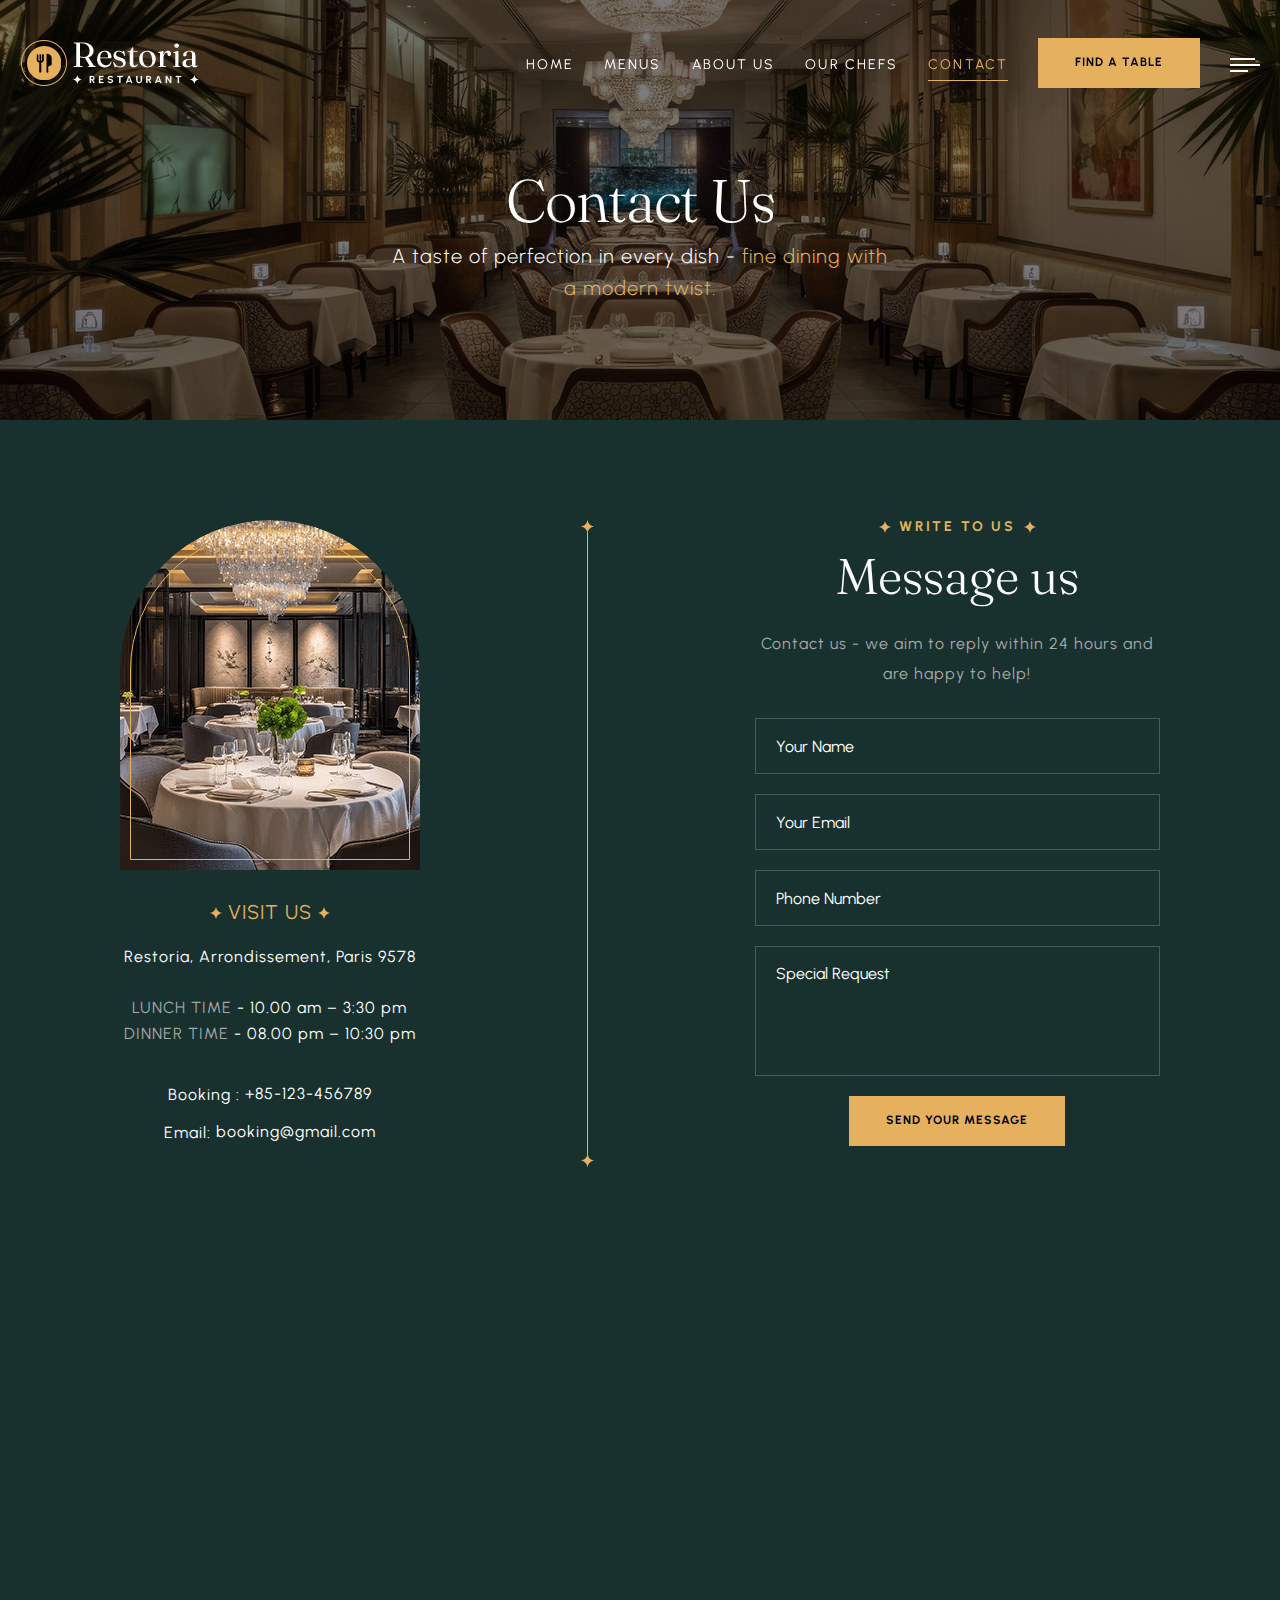
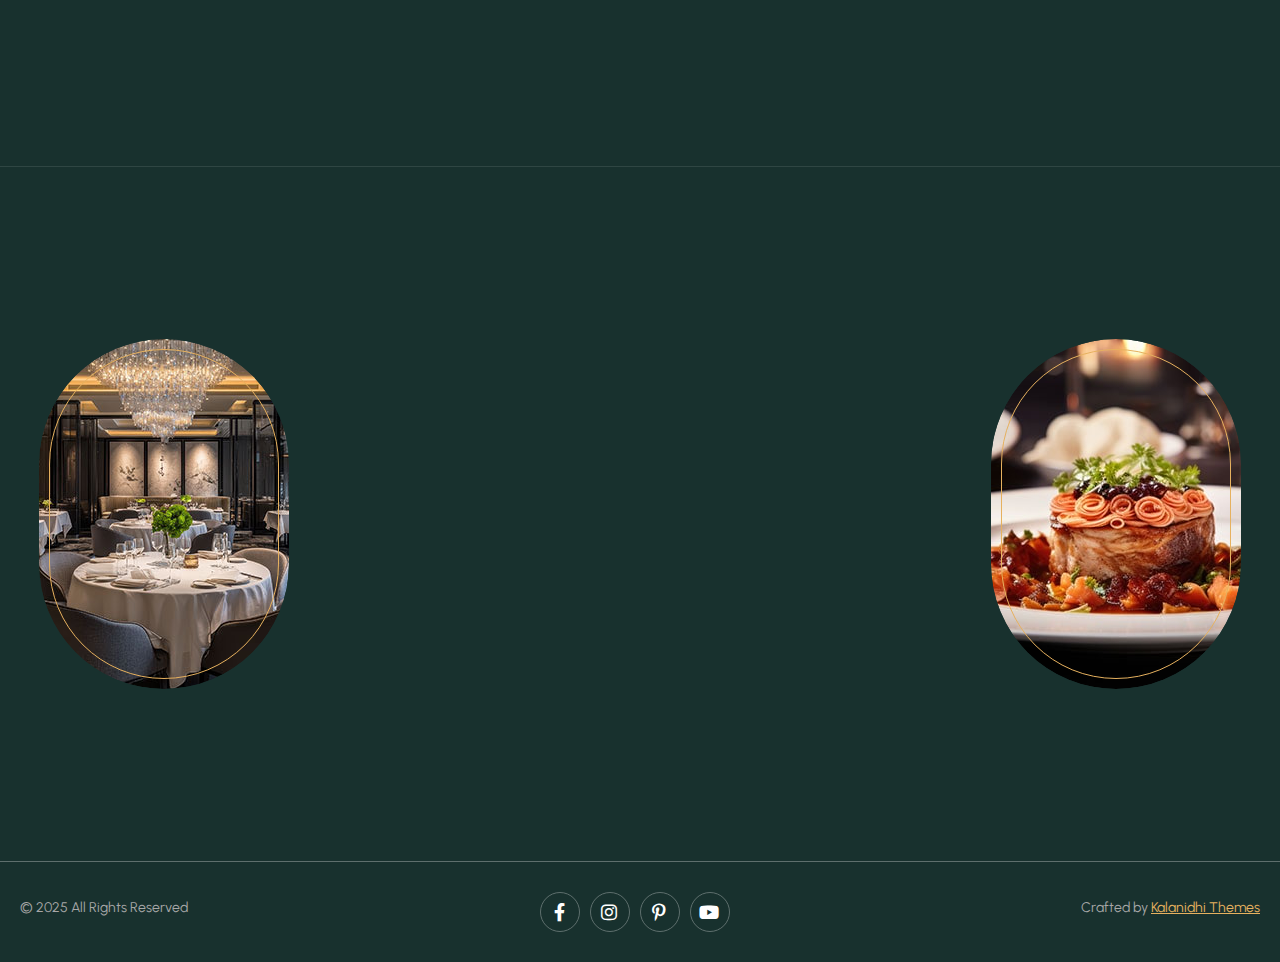
<file: contact-us.html>
<html lang="en">

<head>
    <meta charset="utf-8">
    <title>Restoria - Marcel Immmanuel - Menus List</title>
    <!-- Stylesheets -->
    <link href="/css/bootstrap.css" rel="stylesheet">
    <link href="/css/style.css" rel="stylesheet">
    <link rel="shortcut icon" href="images/favicon.png" type="image/x-icon">
    <link rel="icon" href="images/favicon.png" type="image/x-icon">
    <!-- Responsive -->
    <meta http-equiv="X-UA-Compatible" content="IE=edge">
    <meta name="viewport" content="width=device-width, initial-scale=1.0, maximum-scale=1.0, user-scalable=0">
    <link href="/css/responsive.css" rel="stylesheet">


</head>

<body>
    <div class="page-wrapper">

        <!-- Preloader -->
        <div class="loader-wrap" style="display: none;">
            <div class="preloader">
                <div class="preloader-close">x</div>
                <div id="handle-preloader" class="handle-preloader">
                    <div class="animation-preloader">
                        <div class="spinner"></div>
                        <div class="txt-loading">
                            <span data-text-preloader="R" class="letters-loading">
                                R
                            </span>
                            <span data-text-preloader="E" class="letters-loading">
                                E
                            </span>
                            <span data-text-preloader="S" class="letters-loading">
                                S
                            </span>
                            <span data-text-preloader="T" class="letters-loading">
                                T
                            </span>
                            <span data-text-preloader="O" class="letters-loading">
                                O
                            </span>
                            <span data-text-preloader="R" class="letters-loading">
                                R
                            </span>
                            <span data-text-preloader="I" class="letters-loading">
                                I
                            </span>
                            <span data-text-preloader="A" class="letters-loading">
                                A
                            </span>
                        </div>
                    </div>
                </div>
            </div>
        </div>
        <!-- Preloader End -->

        <!-- Main Header-->
        <header class="main-header">
            <div class="header-top">
                <div class="auto-container">
                    <div class="inner clearfix">
                        <div class="top-left clearfix">
                            <ul class="top-info clearfix">
                                <li><i class="icon far fa-map-marker-alt"></i> Restoria, Arrondissement, Paris 9578</li>
                                <li><i class="icon far fa-clock"></i> Daily : 8.00 am to 10.00 pm</li>
                            </ul>
                        </div>
                        <div class="top-right clearfix">
                            <ul class="top-info clearfix">
                                <li><a href="tel:+11234567890"><i class="icon far fa-phone"></i> +1 123 456 7890</a>
                                </li>
                                <li><a href="mailto:booking@restaurant.com"><i class="icon far fa-envelope"></i>
                                        booking@restaurant.com</a></li>
                            </ul>
                        </div>
                    </div>
                </div>
            </div>
            <!-- Header Upper -->
            <div class="header-upper">
                <div class="auto-container">
                    <!-- Main Box -->
                    <div class="main-box clearfix">
                        <!--Logo-->
                        <div class="logo-box">
                            <div class="logo"><a href="index.html" title="Restoria - Marcel Immmanuel"><img
                                        src="images/logo.png" alt="image"
                                        title="Restoria - Marcel Immmanuel"></a></div>
                        </div>

                        <div class="nav-box clearfix">
                            <!--Nav Outer-->
                            <div class="nav-outer clearfix">
                                <nav class="main-menu">
                                    <ul class="navigation clearfix">
                                        <li class=""><a href="index.html">Home</a>
                                            <ul>
                                            </ul>
                                        </li>
                                        <li class=""><a href="menu-list.html">Menus</a>
                                            <ul>
                                                <li>
                                                    <div class="mega-menu">
                                                        <div class="menu-inner">
                                                            <div class="auto-container">
                                                                <div class="row clearfix">
                                                                    
                                                                </div>
                                                            </div>
                                                        </div>
                                                    </div>
                                                </li>
                                            </ul>
                                        </li>
                                        <li><a href="about.html">About Us</a></li>
                                        <li><a href="our-chef.html">Our chefs</a></li>
                                        <li class="current"><a href="contact-us.html">Contact</a></li>
                                    </ul>
                                </nav>
                                <!-- Main Menu End-->
                            </div>
                            <!--Nav Outer End-->

                            <div class="links-box clearfix">
                                <div class="link link-btn">
                                    <a href="book-table.html" class="theme-btn btn-style-one clearfix">
                                        <span class="btn-wrap">
                                            <span class="text-one">find a table</span>
                                            <span class="text-two">find a table</span>
                                        </span>
                                    </a>
                                </div>
                                <div class="link info-toggler">
                                    <button class="info-btn">
                                        <span class="hamburger">
                                            <span class="top-bun"></span>
                                            <span class="meat"></span>
                                            <span class="bottom-bun"></span>
                                        </span>
                                    </button>
                                </div>
                            </div>

                            <!-- Hidden Nav Toggler -->
                            <div class="nav-toggler">
                                <button class="hidden-bar-opener">
                                    <span class="hamburger">
                                        <span class="top-bun"></span>
                                        <span class="meat"></span>
                                        <span class="bottom-bun"></span>
                                    </span>
                                </button>
                            </div>

                        </div>

                    </div>
                </div>
            </div>
        </header>
        <!--End Main Header -->

        <!--Menu Backdrop-->
        <div class="menu-backdrop"></div>

        <!-- Hidden Navigation Bar -->
        <section class="hidden-bar">
            <!-- Hidden Bar Wrapper -->
            <div class="inner-box">
                <div class="cross-icon hidden-bar-closer"><span class="far fa-close"></span></div>
                <div class="logo-box"><a href="index.html" title="Restoria - Marcel Immmanuel"><img
                            src="images/resource/sidebar-logo.png" alt="image"
                            title="Restoria - Marcel Immmanuel"></a></div>

                <!-- .Side-menu -->
                <div class="side-menu">
                    <ul class="navigation clearfix">
                        <li class=""><a href="index.html">Home<button type="button" class="btn-expander"><i
                                        class="far fa-angle-right"></i></button></a>
                            <ul style="display: none;">
                            </ul>
                        </li>
                        <li class=""><a href="menu-list.html">Menus<button type="button"
                                    class="btn-expander"><i class="far fa-angle-right"></i></button></a>
                            <ul style="display: none;">
                            </ul>
                        </li>
                        <li><a href="about.html">About Us</a></li>
                        <li><a href="our-chef.html">Our chefs</a></li>
                        <li><a href="contact-us.html">Contact</a></li>
                    </ul>
                </div><!-- /.Side-menu -->



            </div><!-- / Hidden Bar Wrapper -->
        </section>
        <!-- / Hidden Bar -->

        <!--Info Back Drop-->
        <div class="info-back-drop"></div>

        <!-- Hidden Bar -->
        <section class="info-bar">
            <div class="inner-box">
                <div class="cross-icon"><span class="far fa-close"></span></div>
                <div class="image-box"><img src="images/resource/sidebar-image.jpg" alt="image" title=""></div>
                <div class="logo-box"><a href="index.html" title="Restoria - Marcel Immmanuel"><img
                            src="images/resource/sidebar-logo.png" alt="image"
                            title="Restoria - Marcel Immmanuel"></a></div>

                <h5>Visit Us</h5>
                <ul class="info">
                    <li>Restoria, Arrondissement,<br>Paris 9578</li>
                    <li> <span class="ib-ttl"> Lunch Time </span>- 10.00 am – 3:30 pm </li>
                    <li><span class="ib-ttl"> Dinner Time</span> - 08.00 pm – 10:30 pm</li>
                    <li><a href="mailto:booking@domainame.com">booking@domainame.com</a></li>
                </ul>
                <div class="booking-info">
                    <div class="bk-no"><a href="tel:+88-123-123456">Booking: +88-123-123456</a></div>
                </div>
            </div>
        </section>
        <!--End Hidden Bar -->

        <!-- Inner Banner Section -->
        <section class="inner-banner">
            <div class="image-layer" style="background-image: url(images/background/banner-image-4.jpg);"></div>
            <div class="auto-container">
                <div class="inner">
                    <h1>Contact Us</h1>
                    <div class="sub_text">
                        <p> A taste of perfection in every dish - <span class="primary-color"> fine dining with a modern
                                twist.</span></p>
                    </div>
                </div>
            </div>
        </section>
        <!--End Banner Section -->

        <!--Contact Info Section-->
        <section class="contact-page section-kt">

            <!--Location form Section-->
            <div class="auto-container">
                <div class="c-page-form-box">
                    <div class="row clearfix">

                        <!--form image Section-->
                        <div class="loc-block info-block col-lg-5 col-md-12 col-sm-12">
                            <div class="contact-image">
                                <img src="images/resource/restaurant.jpg" alt="image">
                            </div>
                            <h5> visit us </h5>
                            <div class="text">
                                Restoria, Arrondissement, Paris 9578 <br> <br>
                                <span class="c-info-ttl"> Lunch Time </span> - 10.00 am – 3:30 pm <br> <span
                                    class="c-info-ttl">Dinner Time </span> - 08.00 pm – 10:30 pm <br> <br>
                                <span class="more-link"> Booking : <a href="tel:+85-123-456789">+85-123-456789</a>
                                </span> <br>
                                <span class="more-link"> Email: <a
                                        href="mailto:booking@gmail.com">booking@gmail.com</a></span>

                            </div>
                        </div>

                        <!--Vertical line -->
                        <div class="col-12 col-md-1 d-flex justify-content-center middle-line-wrapper">
                            <div class="middle-line-container">
                                <div class="dot top-dot"></div>
                                <div class="v-line"></div>
                                <div class="dot bottom-dot"></div>
                            </div>
                        </div>

                        <!--form Section-->
                        <div class="loc-block col-lg-6 col-md-12 col-sm-12">
                            <div class="form-side">
                                <div class="title-box centered">
                                    <div class="subtitle"><span>Write to us</span></div>
                                    <h2>Message us</h2>
                                    <div class="text desc">Contact us - we aim to reply within 24 hours and are happy to
                                        help!</div>
                                </div>
                                <div class="default-form reservation-form">
                                    <form method="post" action="index.html">
                                        <div class="clearfix">
                                            <div class="form-group">
                                                <div class="field-inner">
                                                    <input type="text" name="fieldname" value="" placeholder="Your Name"
                                                        required="">
                                                </div>
                                            </div>
                                            <div class="form-group">
                                                <div class="field-inner">
                                                    <input type="text" name="fieldname" value=""
                                                        placeholder="Your Email" required="">
                                                </div>
                                            </div>
                                            <div class="form-group ">
                                                <div class="field-inner">
                                                    <input type="text" name="fieldname" value=""
                                                        placeholder="Phone Number" required="">
                                                </div>
                                            </div>

                                            <div class="form-group ">
                                                <div class="field-inner">
                                                    <textarea name="fieldname" placeholder="Special Request"
                                                        required=""></textarea>
                                                </div>
                                            </div>

                                            <div class="form-group">
                                                <button type="submit" class="theme-btn btn-style-one clearfix">
                                                    <span class="btn-wrap">
                                                        <span class="text-one">send your message</span>
                                                        <span class="text-two">send your message</span>
                                                    </span>
                                                </button>
                                            </div>
                                        </div>
                                    </form>
                                </div>
                            </div>
                        </div>

                    </div>
                </div>
            </div>
        </section>

        <!--Map Section-->
        <section class="contact-map">
            <div class="row clearfix">

                <iframe
                    src="https://www.google.com/maps/embed?pb=!1m18!1m12!1m3!1d81392.11276571127!2d-74.03116502768826!3d40.70144849986174!2m3!1f0!2f0!3f0!3m2!1i1024!2i768!4f13.1!3m3!1m2!1s0x89c24fa5d33f083b%3A0xc80b8f06e177fe62!2sNew%20York%2C%20NY%2C%20USA!5e0!3m2!1sen!2sin!4v1667928043843!5m2!1sen!2sin"
                    width="100%" height="500" style="border:0;" allowfullscreen="" loading="lazy"
                    referrerpolicy="no-referrer-when-downgrade"></iframe>
            </div>
        </section>

        <!--Main Footer-->
        <footer class="main-footer">
            <div class="upper-section section-kt">
                <div class="auto-container">
                    <div class="row clearfix">
                        <!--Footer Col-->
                        <div class="footer-col info-col col-lg-6 col-md-12 col-sm-12">
                            <div class="inner wow fadeInUp" data-wow-delay="0ms" data-wow-duration="1500ms"
                                style="visibility: hidden; animation-duration: 1500ms; animation-delay: 0ms; animation-name: none;">
                                <div class="content">
                                    <div class="logo"><a href="index.html"
                                            title="Restoria - Marcel Immmanuel"><img src="images/logo.png"
                                                alt="image" title="Restoria - Marcel Immmanuel"></a></div>
                                    <div class="info">
                                        <h6>visit us </h6>
                                        <ul>
                                            <li>Restoria, Arrondissement, Paris 9578</li>
                                            <li>Daily - 8.00 am to 10.00 pm</li>
                                            <li><a href="mailto:booking@domainname.com">booking@gmail.com</a></li>
                                            <li><a href="tel:+88-123-123456">Booking Request : +88-123-123456</a></li>

                                        </ul>
                                    </div>
                                    <div class="separator"><span> </span> </div>
                                    <div class="newsletter">
                                        <h3>Our Newsletter</h3>
                                        <div class="text">Subscribe us &amp; Get 25% Off. Get latest updates.</div>
                                        <div class="newsletter-form">
                                            <form method="post" action="index.html">
                                                <div class="form-group">
                                                    <span class="alt-icon far fa-envelope"></span>
                                                    <input type="email" name="email" value="" placeholder="Your email"
                                                        required="">
                                                    <button type="submit" class="theme-btn btn-style-one clearfix">
                                                        <span class="btn-wrap">
                                                            <span class="text-one">subscribe</span>
                                                            <span class="text-two">subscribe</span>
                                                        </span>
                                                    </button>
                                                </div>
                                            </form>
                                        </div>
                                    </div>
                                </div>
                            </div>
                        </div>
                        <!--Footer Col-->
                        <div class="footer-col footer-image-col col-lg-3 col-md-6 col-sm-12">
                            <div class="footer-image">
                                <img src="images/resource/footer-img-1.jpg" alt="image">
                            </div>
                        </div>
                        <!--Footer Col-->
                        <div class="footer-col footer-image-col last col-lg-3 col-md-6 col-sm-12">
                            <div class="footer-image">
                                <img src="images/resource/footer-img-2.jpg" alt="image">
                            </div>
                        </div>
                    </div>
                </div>
            </div>

            <!-- last footer -->
            <div class="bottom_footer">
                <!-- container start -->
                <div class="auto-container">
                    <!-- row start -->
                    <div class="row clearfix">
                        <div class="col-lg-4 col-md-4 col-sm-12">
                            <p>© 2025 All Rights Reserved</p>
                        </div>

                        <div class="col-lg-4 col-md-4 col-sm-12">
                            <ul class="social_media">
                                <li><a href="https://themeforest.net/user/kalanidhithemes/portfolio"
                                        aria-label="facebook page"><i class="fa-brands fa-facebook-f"></i></a></li>
                                <li><a href="https://www.behance.net/kalanidhithemes" aria-label="twitter page"><i
                                            class="fa-brands fa-instagram"></i></a></li>
                                <li><a href="https://themeforest.net/user/kalanidhithemes/portfolio"
                                        aria-label="instagram page"><i class="fa-brands fa-pinterest-p"></i></a></li>
                                <li><a href="https://themeforest.net/user/kalanidhithemes/portfolio"
                                        aria-label="pinterest page"><i class="fa-brands fa-youtube"></i></a></li>
                            </ul>
                        </div>

                        <div class="col-lg-4 col-md-4 col-sm-12">
                            <p class="developer_text">Crafted by <a
                                    href="https://themeforest.net/user/kalanidhithemes/portfolio"
                                    target="blank">Kalanidhi Themes</a></p>
                        </div>
                    </div>
                    <!-- row end -->
                </div>
                <!-- container end -->
            </div>
        </footer>

    </div>
    <!--End pagewrapper-->

    <!--Scroll to top-->
    <div class="scroll-to-top scroll-to-target" data-target="html"><span class="icon fa fa-angle-up"></span></div>
    <!--[if lt IE 9]><script src="https://cdnjs.cloudflare.com/ajax/libs/html5shiv/3.7.3/html5shiv.js"></script><![endif]-->

    <script src="/js/jquery.js"></script>
    <script src="/js/popper.min.js"></script>
    <script src="/js/bootstrap.min.js"></script>
    <script src="/js/jquery-ui.js"></script>
    <script src="/js/jquery.fancybox.js"></script>
    <script src="/js/swiper.js"></script>
    <script src="/js/owl.js"></script>
    <script src="/js/appear.js"></script>
    <script src="/js/wow.js"></script>
    <script src="/js/custom-script.js"></script>

</body>

</html>
</file>
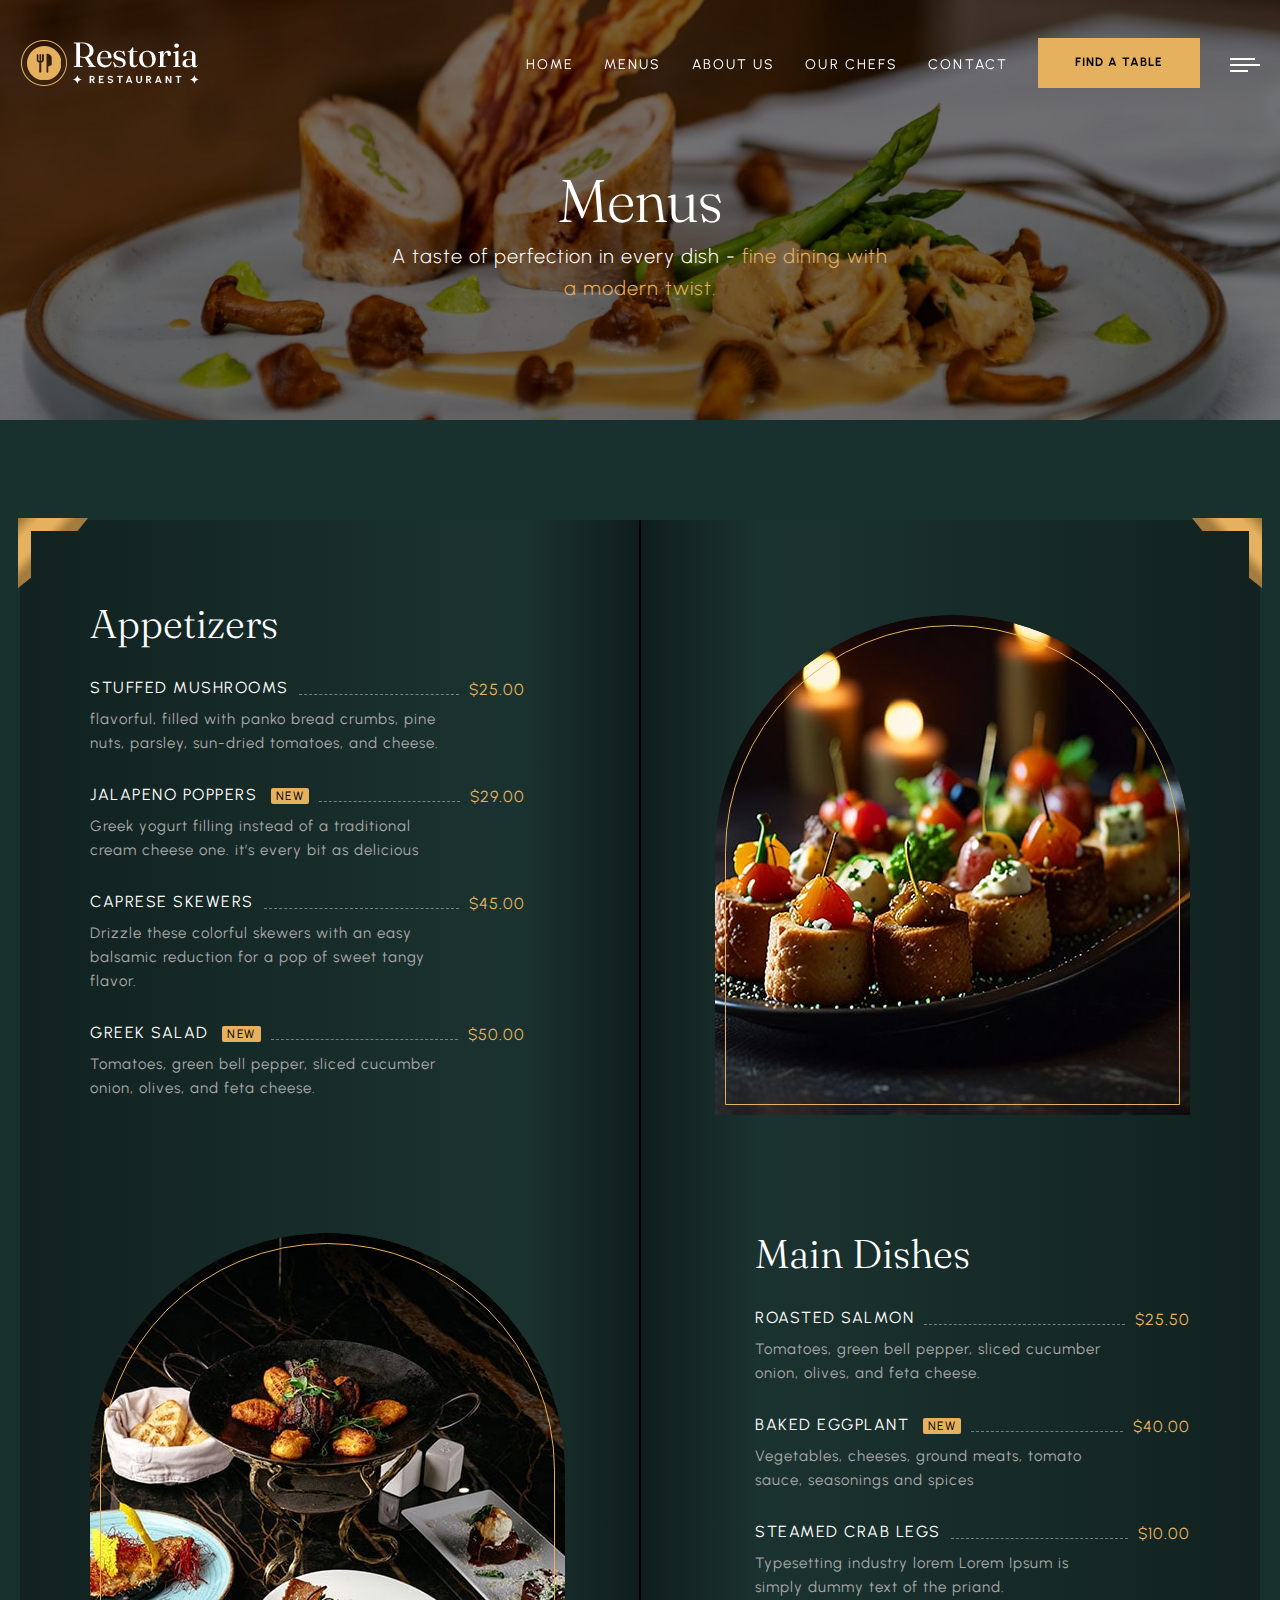
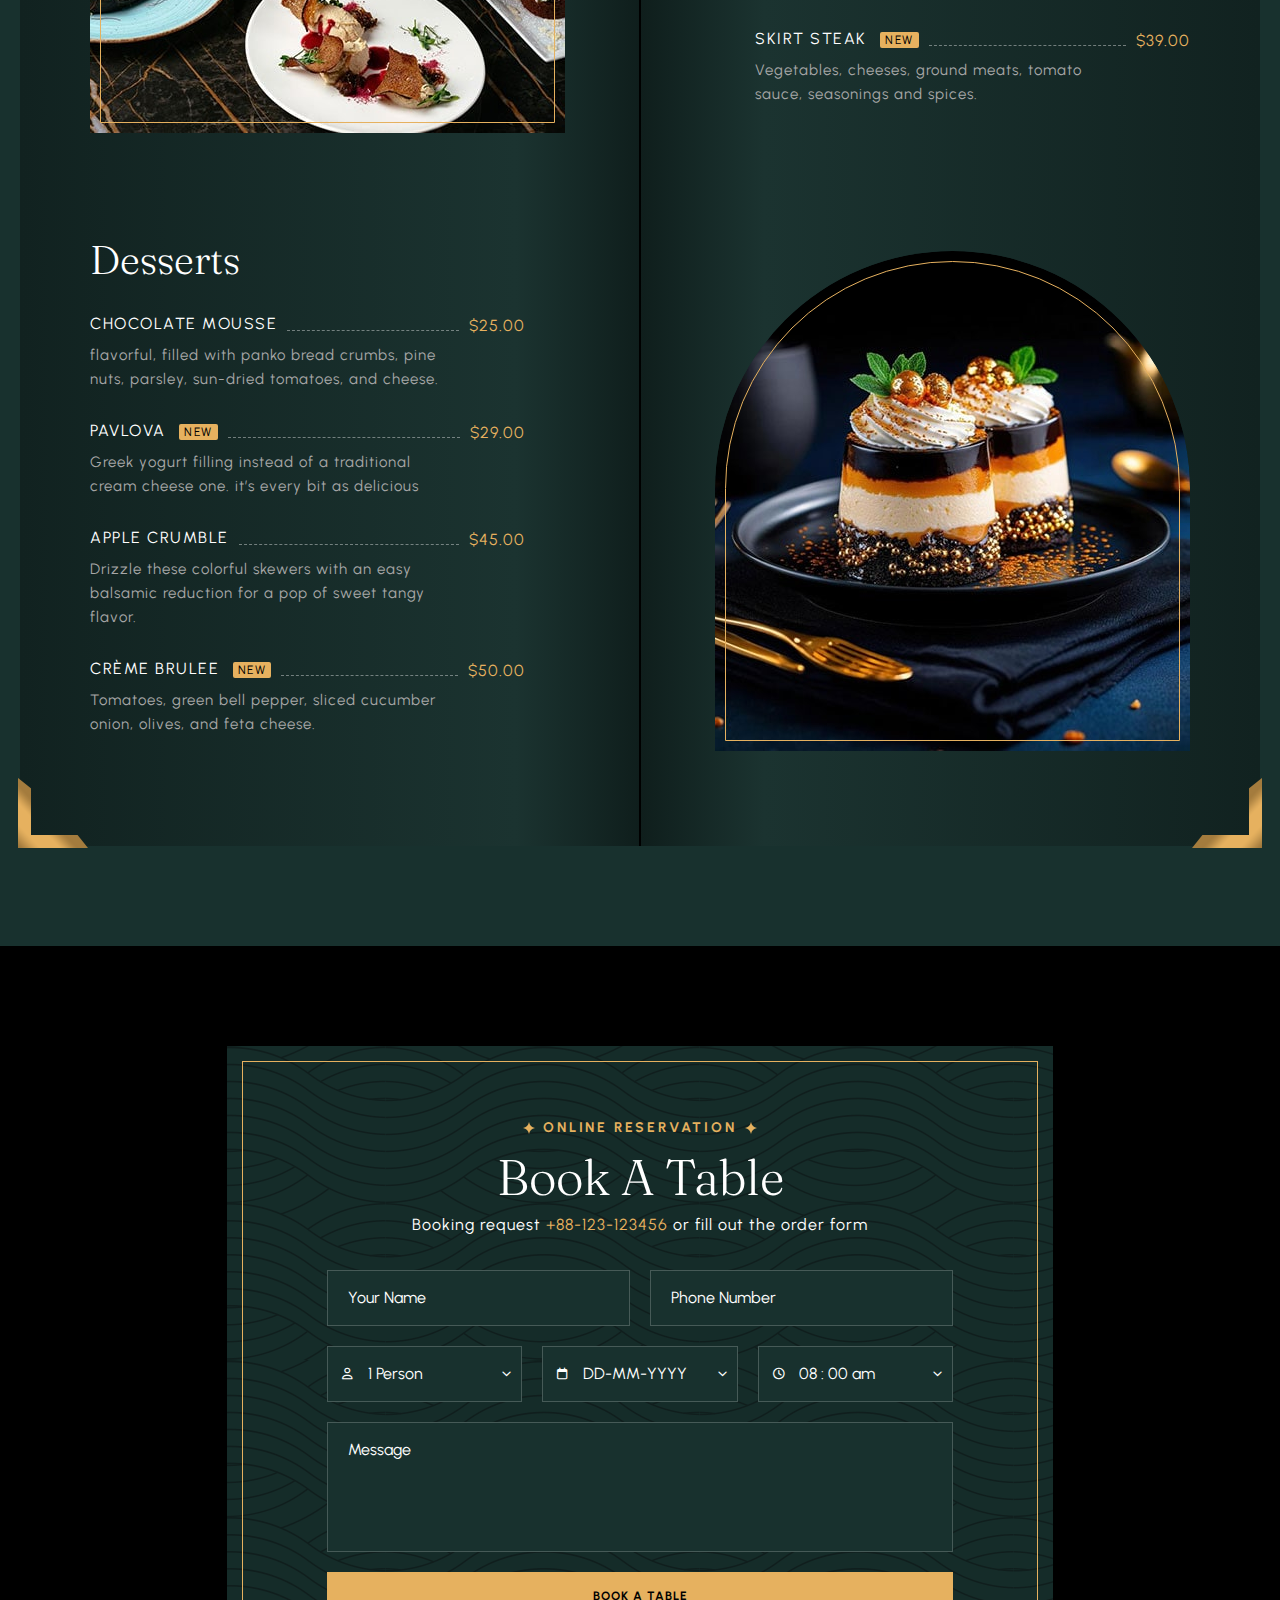
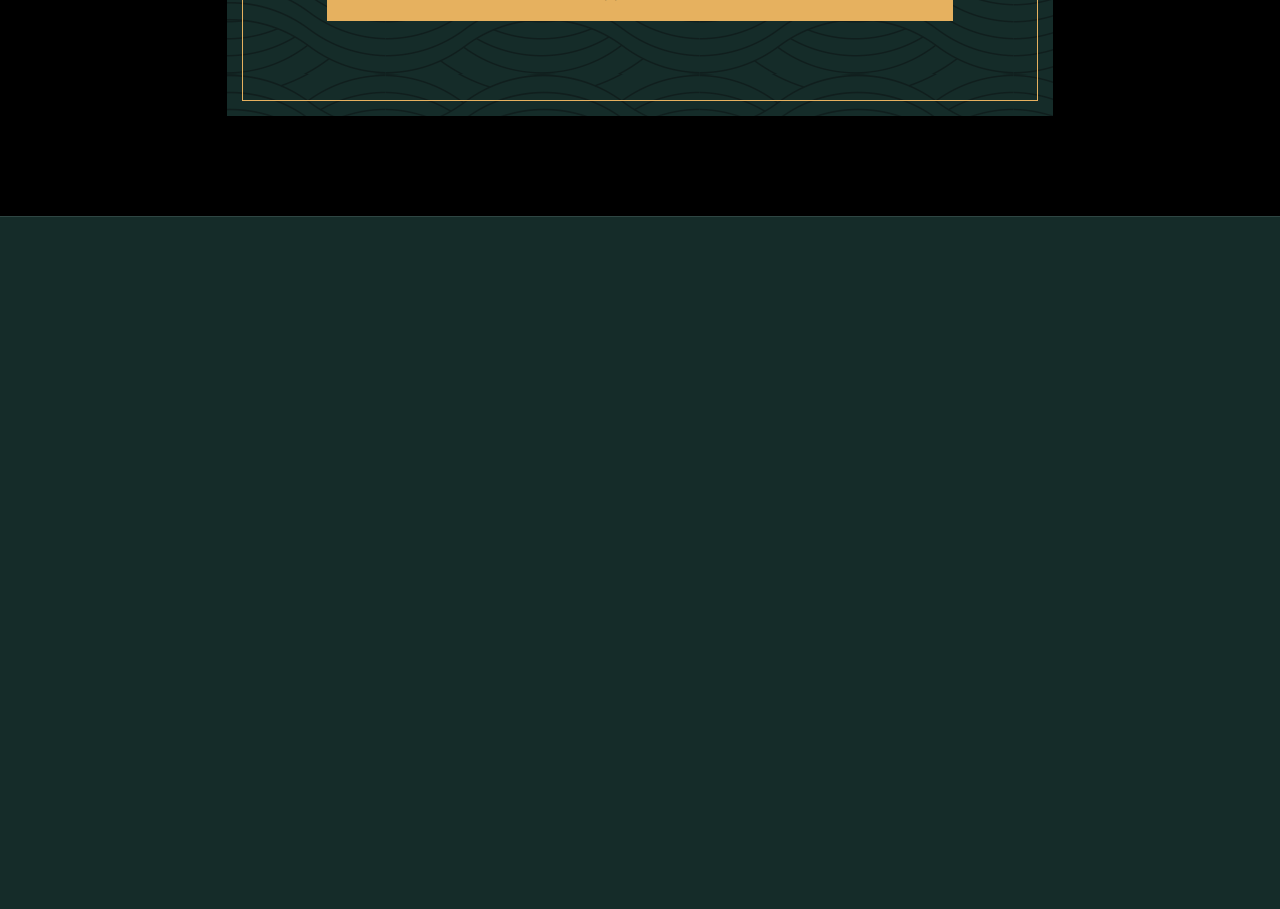
<file: menu-list.html>
<html lang="en">

<head>
    <meta charset="utf-8">
    <title>Restoria - Marcel Immmanuel - Menus List</title>
    <!-- Stylesheets -->
    <link href="/css/bootstrap.css" rel="stylesheet">
    <link href="/css/style.css" rel="stylesheet">
    <link rel="shortcut icon" href="images/favicon.png" type="image/x-icon">
    <link rel="icon" href="images/favicon.png" type="image/x-icon">
    <!-- Responsive -->
    <meta http-equiv="X-UA-Compatible" content="IE=edge">
    <meta name="viewport" content="width=device-width, initial-scale=1.0, maximum-scale=1.0, user-scalable=0">
    <link href="/css/responsive.css" rel="stylesheet">


</head>

<body>
    <div class="page-wrapper">

        <!-- Preloader -->
        <div class="loader-wrap" style="display: none;">
            <div class="preloader">
                <div class="preloader-close">x</div>
                <div id="handle-preloader" class="handle-preloader">
                    <div class="animation-preloader">
                        <div class="spinner"></div>
                        <div class="txt-loading">
                            <span data-text-preloader="R" class="letters-loading">
                                R
                            </span>
                            <span data-text-preloader="E" class="letters-loading">
                                E
                            </span>
                            <span data-text-preloader="S" class="letters-loading">
                                S
                            </span>
                            <span data-text-preloader="T" class="letters-loading">
                                T
                            </span>
                            <span data-text-preloader="O" class="letters-loading">
                                O
                            </span>
                            <span data-text-preloader="R" class="letters-loading">
                                R
                            </span>
                            <span data-text-preloader="I" class="letters-loading">
                                I
                            </span>
                            <span data-text-preloader="A" class="letters-loading">
                                A
                            </span>
                        </div>
                    </div>
                </div>
            </div>
        </div>
        <!-- Preloader End -->

        <!-- Main Header-->
        <header class="main-header">
            <div class="header-top">
                <div class="auto-container">
                    <div class="inner clearfix">
                        <div class="top-left clearfix">
                            <ul class="top-info clearfix">
                                <li><i class="icon far fa-map-marker-alt"></i> Restoria, Arrondissement, Paris 9578</li>
                                <li><i class="icon far fa-clock"></i> Daily : 8.00 am to 10.00 pm</li>
                            </ul>
                        </div>
                        <div class="top-right clearfix">
                            <ul class="top-info clearfix">
                                <li><a href="tel:+11234567890"><i class="icon far fa-phone"></i> +1 123 456 7890</a>
                                </li>
                                <li><a href="mailto:booking@restaurant.com"><i class="icon far fa-envelope"></i>
                                        booking@restaurant.com</a></li>
                            </ul>
                        </div>
                    </div>
                </div>
            </div>
            <!-- Header Upper -->
            <div class="header-upper">
                <div class="auto-container">
                    <!-- Main Box -->
                    <div class="main-box clearfix">
                        <!--Logo-->
                        <div class="logo-box">
                            <div class="logo"><a href="index.html" title="Restoria - Marcel Immmanuel"><img
                                        src="images/logo.png" alt="image"
                                        title="Restoria - Marcel Immmanuel"></a></div>
                        </div>

                        <div class="nav-box clearfix">
                            <!--Nav Outer-->
                            <div class="nav-outer clearfix">
                                <nav class="main-menu">
                                    <ul class="navigation clearfix">
                                        <li class=""><a href="index.html">Home</a>
                                        </li>
                                        <li class=""><a href="menu-list.html">Menus</a>
                                            <ul>
                                                <li>
                                                    <div class="mega-menu">
                                                        <div class="menu-inner">
                                                            <div class="auto-container">
                                                                <div class="row clearfix">
                                                                </div>
                                                            </div>
                                                        </div>
                                                    </div>
                                                </li>
                                            </ul>
                                        </li>
                                        <li><a href="about.html">About Us</a></li>
                                        <li><a href="our-chef.html">Our chefs</a></li>
                                        <li><a href="contact-us.html">Contact</a></li>
                                    </ul>
                                </nav>
                                <!-- Main Menu End-->
                            </div>
                            <!--Nav Outer End-->

                            <div class="links-box clearfix">
                                <div class="link link-btn">
                                    <a href="book-table.html" class="theme-btn btn-style-one clearfix">
                                        <span class="btn-wrap">
                                            <span class="text-one">find a table</span>
                                            <span class="text-two">find a table</span>
                                        </span>
                                    </a>
                                </div>
                                <div class="link info-toggler">
                                    <button class="info-btn">
                                        <span class="hamburger">
                                            <span class="top-bun"></span>
                                            <span class="meat"></span>
                                            <span class="bottom-bun"></span>
                                        </span>
                                    </button>
                                </div>
                            </div>

                            <!-- Hidden Nav Toggler -->
                            <div class="nav-toggler">
                                <button class="hidden-bar-opener">
                                    <span class="hamburger">
                                        <span class="top-bun"></span>
                                        <span class="meat"></span>
                                        <span class="bottom-bun"></span>
                                    </span>
                                </button>
                            </div>

                        </div>

                    </div>
                </div>
            </div>
        </header>
        <!--End Main Header -->

        <!--Menu Backdrop-->
        <div class="menu-backdrop"></div>

        <!-- Hidden Navigation Bar -->
        <section class="hidden-bar">
            <!-- Hidden Bar Wrapper -->
            <div class="inner-box">
                <div class="cross-icon hidden-bar-closer"><span class="far fa-close"></span></div>
                <div class="logo-box"><a href="index.html" title="Restoria - Marcel Immmanuel"><img
                            src="images/resource/sidebar-logo.png" alt="image"
                            title="Restoria - Marcel Immmanuel"></a></div>

                <!-- .Side-menu -->
                <div class="side-menu">
                    <ul class="navigation clearfix">
                        <li class=""><a href="#">Home<button type="button" class="btn-expander"><i
                                        class="far fa-angle-right"></i></button></a>
                            <ul style="display: none;">
                            </ul>
                        </li>
                        <li class="current dropdown"><a href="menu-list.html">Menus<button type="button"
                                    class="btn-expander"><i class="far fa-angle-right"></i></button></a>
                            <ul style="display: none;">
                            </ul>
                        </li>
                        <li><a href="about.html">About Us</a></li>
                        <li><a href="our-chef.html">Our chefs</a></li>
                        <li class="dropdown"><a href="#">Pages<button type="button" class="btn-expander"><i
                                        class="far fa-angle-right"></i></button></a>
                            <ul style="display: none;">
                                <li><a href="gallery-masonry.html">Photo Gallery</a></li>
                                <li><a href="book-table.html">Reservation 1</a></li>
                                <li><a href="book-table-option2.html">Reservation 2</a></li>
                                <li><a href="#">Dropdown Menu 1</a></li>
                                <li><a href="#">Dropdown Lorem 2</a></li>
                                <li class="dropdown"><a href="#">Dropdown Menu 3<button type="button"
                                            class="btn-expander"><i class="far fa-angle-right"></i></button></a>
                                    <ul style="display: none;">
                                        <li><a href="#">Dropdown Menu level 2</a></li>
                                        <li><a href="#">Dropdown Menu level 2</a></li>
                                        <li><a href="#">Dropdown Menu Level 2</a></li>
                                    </ul>
                                </li>
                            </ul>
                        </li>
                        <li><a href="contact-us.html">Contact</a></li>
                    </ul>
                </div><!-- /.Side-menu -->

            </div><!-- / Hidden Bar Wrapper -->
        </section>
        <!-- / Hidden Bar -->

        <!--Info Back Drop-->
        <div class="info-back-drop"></div>

        <!-- Hidden Bar -->
        <section class="info-bar">
            <div class="inner-box">
                <div class="cross-icon"><span class="far fa-close"></span></div>
                <div class="image-box"><img src="images/resource/sidebar-image.jpg" alt="image" title=""></div>
                <div class="logo-box"><a href="index.html" title="Restoria - Marcel Immmanuel"><img
                            src="images/resource/sidebar-logo.png" alt="image"
                            title="Restoria - Marcel Immmanuel"></a></div>

                <h5>Visit Us</h5>
                <ul class="info">
                    <li>Restoria, Arrondissement, <br> Paris 9578</li>
                    <li> <span class="ib-ttl"> Lunch Time </span>- 10.00 am – 3:30 pm </li>
                    <li><span class="ib-ttl"> Dinner Time</span> - 08.00 pm – 10:30 pm</li>
                    <li><a href="mailto:booking@domainame.com">booking@domainame.com</a></li>
                </ul>
                <div class="booking-info">
                    <div class="bk-no"><a href="tel:+88-123-123456">Booking: +62 62-896-4990-8012</a></div>
                </div>
            </div>
        </section>
        <!--End Hidden Bar -->

        <!-- Inner Banner Section -->
        <section class="inner-banner">
            <div class="image-layer" style="background-image: url(images/background/banner-image-2.jpg);"></div>
            <div class="auto-container">
                <div class="inner">
                    <h1>Menus</h1>
                    <div class="sub_text">
                        <p> A taste of perfection in every dish - <span class="primary-color"> fine dining with a modern
                                twist.</span></p>
                    </div>
                </div>
            </div>
        </section>
        <!--End Banner Section -->

        <!--Menu Section-->
        <section class="menu-card-style-section section-kt">
            <div class="auto-container">
                <div class="menu-card-main">
                    <!-- menu card corner images -->
                    <img class="menu-card-corner top-left" src="images/resource/menucard-corner-left-top.png"
                        alt="image">
                    <img class="menu-card-corner top-right" src="images/resource/menucard-corner-right-top.png"
                        alt="image">
                    <img class="menu-card-corner bottom-left" src="images/resource/menucard-corner-left-bottom.png"
                        alt="image">
                    <img class="menu-card-corner bottom-right" src="images/resource/menucard-corner-right-bottom.png"
                        alt="image">
                    <!-- menu box -->
                    <div class="menu-card-style alternate">
                        <div class="row clearfix">
                            <div class="image-col col-lg-6 col-md-12 col-sm-12">
                                <div class="inner">
                                    <div class="image"><img src="images/resource/appetizers1.jpg" alt="image"></div>
                                </div>
                            </div>

                            <div class="menu-col col-lg-6 col-md-12 col-sm-12">
                                <div class="inner">
                                    <div class="title-box">
                                        <h4>Appetizers</h4>
                                    </div>

                                    <!--Block-->
                                    <div class="dish-block">
                                        <div class="inner-box">
                                            <div class="title clearfix">
                                                <div class="ttl clearfix">
                                                    <h6><a href="#">Stuffed Mushrooms</a></h6>
                                                </div> <span class="menu-list-line"> </span>
                                                <div class="price"><span>$25.00</span></div>
                                            </div>
                                            <div class="text desc"><a href="#">flavorful, filled with panko bread
                                                    crumbs, pine nuts, parsley, sun-dried tomatoes, and cheese.</a>
                                            </div>
                                        </div>
                                    </div>
                                    <!--Block-->
                                    <div class="dish-block">
                                        <div class="inner-box">
                                            <div class="title clearfix">
                                                <div class="ttl clearfix">
                                                    <h6><a href="#">Jalapeno Poppers <span class="s-info">new</span></a>
                                                    </h6>
                                                </div> <span class="menu-list-line"> </span>
                                                <div class="price"><span>$29.00</span></div>
                                            </div>
                                            <div class="text desc"><a href="#">Greek yogurt filling instead of a
                                                    traditional cream cheese one. it’s every bit as delicious</a></div>
                                        </div>
                                    </div>
                                    <!--Block-->
                                    <div class="dish-block">
                                        <div class="inner-box">
                                            <div class="title clearfix">
                                                <div class="ttl clearfix">
                                                    <h6><a href="#">Caprese Skewers</a></h6>
                                                </div> <span class="menu-list-line"> </span>
                                                <div class="price"><span>$45.00</span></div>
                                            </div>
                                            <div class="text desc"><a href="#">Drizzle these colorful skewers with an
                                                    easy balsamic reduction for a pop of sweet tangy flavor.</a></div>
                                        </div>
                                    </div>
                                    <!--Block-->
                                    <div class="dish-block">
                                        <div class="inner-box">
                                            <div class="title clearfix">
                                                <div class="ttl clearfix">
                                                    <h6><a href="#">Greek Salad <span class="s-info">NEW</span></a></h6>
                                                </div> <span class="menu-list-line"> </span>
                                                <div class="price"><span>$50.00</span></div>
                                            </div>
                                            <div class="text desc"><a href="#">Tomatoes, green bell pepper, sliced
                                                    cucumber onion, olives, and feta cheese.</a></div>
                                        </div>
                                    </div>

                                </div>
                            </div>
                        </div>
                    </div>

                    <!-- menu box -->
                    <div class="menu-card-style">
                        <div class="row clearfix">
                            <div class="image-col col-lg-6 col-md-12 col-sm-12">
                                <div class="inner">
                                    <div class="image"><img src="images/resource/maindish1.jpg" alt="image"></div>
                                </div>
                            </div>

                            <div class="menu-col col-lg-6 col-md-12 col-sm-12">
                                <div class="inner">
                                    <div class="title-box ">
                                        <h4>Main Dishes</h4>
                                    </div>
                                    <!--Block-->
                                    <div class="dish-block">
                                        <div class="inner-box">
                                            <div class="title clearfix">
                                                <div class="ttl clearfix">
                                                    <h6><a href="#">Roasted Salmon</a></h6>
                                                </div> <span class="menu-list-line"> </span>
                                                <div class="price"><span>$25.50</span></div>
                                            </div>
                                            <div class="text desc"><a href="#">Tomatoes, green bell pepper, sliced
                                                    cucumber onion, olives, and feta cheese.</a></div>
                                        </div>
                                    </div>
                                    <!--Block-->
                                    <div class="dish-block">
                                        <div class="inner-box">
                                            <div class="title clearfix">
                                                <div class="ttl clearfix">
                                                    <h6><a href="#">Baked Eggplant <span class="s-info">new</span></a>
                                                    </h6>
                                                </div> <span class="menu-list-line"> </span>
                                                <div class="price"><span>$40.00</span></div>
                                            </div>
                                            <div class="text desc"><a href="#">Vegetables, cheeses, ground meats, tomato
                                                    sauce, seasonings and spices</a></div>
                                        </div>
                                    </div>
                                    <!--Block-->
                                    <div class="dish-block">
                                        <div class="inner-box">
                                            <div class="title clearfix">
                                                <div class="ttl clearfix">
                                                    <h6><a href="#">Steamed Crab Legs</a></h6>
                                                </div> <span class="menu-list-line"> </span>
                                                <div class="price"><span>$10.00</span></div>
                                            </div>
                                            <div class="text desc"><a href="#">Typesetting industry lorem Lorem Ipsum is
                                                    simply dummy text of the priand.</a></div>
                                        </div>
                                    </div>
                                    <!--Block-->
                                    <div class="dish-block">
                                        <div class="inner-box">
                                            <div class="title clearfix">
                                                <div class="ttl clearfix">
                                                    <h6><a href="#">Skirt Steak <span class="s-info">NEW</span></a></h6>
                                                </div> <span class="menu-list-line"> </span>
                                                <div class="price"><span>$39.00</span></div>
                                            </div>
                                            <div class="text desc"><a href="#">Vegetables, cheeses, ground meats, tomato
                                                    sauce, seasonings and spices.</a></div>
                                        </div>
                                    </div>
                                </div>
                            </div>
                        </div>
                    </div>

                    <!-- menu box -->
                    <div class="menu-card-style alternate last">
                        <div class="row clearfix">
                            <div class="image-col col-lg-6 col-md-12 col-sm-12">
                                <div class="inner">
                                    <div class="image"><img src="images/resource/dessert1.jpg" alt="image"></div>
                                </div>
                            </div>

                            <div class="menu-col col-lg-6 col-md-12 col-sm-12">
                                <div class="inner">
                                    <div class="title-box">
                                        <h4>Desserts</h4>
                                    </div>

                                    <!--Block-->
                                    <div class="dish-block">
                                        <div class="inner-box">
                                            <div class="title clearfix">
                                                <div class="ttl clearfix">
                                                    <h6><a href="#">Chocolate mousse</a></h6>
                                                </div> <span class="menu-list-line"> </span>
                                                <div class="price"><span>$25.00</span></div>
                                            </div>
                                            <div class="text desc"><a href="#">flavorful, filled with panko bread
                                                    crumbs, pine nuts, parsley, sun-dried tomatoes, and cheese.</a>
                                            </div>
                                        </div>
                                    </div>
                                    <!--Block-->
                                    <div class="dish-block">
                                        <div class="inner-box">
                                            <div class="title clearfix">
                                                <div class="ttl clearfix">
                                                    <h6><a href="#">Pavlova <span class="s-info">new</span></a></h6>
                                                </div> <span class="menu-list-line"> </span>
                                                <div class="price"><span>$29.00</span></div>
                                            </div>
                                            <div class="text desc"><a href="#">Greek yogurt filling instead of a
                                                    traditional cream cheese one. it’s every bit as delicious</a></div>
                                        </div>
                                    </div>
                                    <!--Block-->
                                    <div class="dish-block">
                                        <div class="inner-box">
                                            <div class="title clearfix">
                                                <div class="ttl clearfix">
                                                    <h6><a href="#">Apple crumble</a></h6>
                                                </div> <span class="menu-list-line"> </span>
                                                <div class="price"><span>$45.00</span></div>
                                            </div>
                                            <div class="text desc"><a href="#">Drizzle these colorful skewers with an
                                                    easy balsamic reduction for a pop of sweet tangy flavor.</a></div>
                                        </div>
                                    </div>
                                    <!--Block-->
                                    <div class="dish-block">
                                        <div class="inner-box">
                                            <div class="title clearfix">
                                                <div class="ttl clearfix">
                                                    <h6><a href="#">Crème Brulee <span class="s-info">NEW</span></a>
                                                    </h6>
                                                </div> <span class="menu-list-line"> </span>
                                                <div class="price"><span>$50.00</span></div>
                                            </div>
                                            <div class="text desc"><a href="#">Tomatoes, green bell pepper, sliced
                                                    cucumber onion, olives, and feta cheese.</a></div>
                                        </div>
                                    </div>
                                </div>
                            </div>
                        </div>
                    </div>

                </div>
            </div>
        </section>

        <!--Reservation Section-->
        <section class="reserve-section style-two section-kt">
            <div class="image-layer" style="background-image: url(images/background/image-10.jpg);"></div>
            <div class="auto-container">
                <div class="outer-box">
                    <div class="row clearfix">

                        <div class="reserv-col col-lg-8 col-md-12 col-sm-12 mx-auto">
                            <div class="inner">
                                <div class="title-box centered">
                                    <div class="subtitle"><span>Online reservation</span></div>
                                    <h2>Book A Table</h2>
                                    <div class="request-info">Booking request <a href="#">+88-123-123456</a> or fill out
                                        the order form</div>
                                </div>
                                <div class="default-form reservation-form">
                                    <form method="post" action="index.html">
                                        <div class="row clearfix">
                                            <div class="form-group col-lg-6 col-md-6 col-sm-12">
                                                <div class="field-inner">
                                                    <input type="text" name="fieldname" value="" placeholder="Your Name"
                                                        required="">
                                                </div>
                                            </div>
                                            <div class="form-group col-lg-6 col-md-6 col-sm-12">
                                                <div class="field-inner">
                                                    <input type="text" name="fieldname" value=""
                                                        placeholder="Phone Number" required="">
                                                </div>
                                            </div>
                                            <div class="form-group col-lg-4 col-md-6 col-sm-12">
                                                <div class="field-inner">
                                                    <span class="alt-icon far fa-user"></span>
                                                    <select class="l-icon">
                                                        <option>1 Person</option>
                                                        <option>2 Person</option>
                                                        <option>3 Person</option>
                                                        <option>4 Person</option>
                                                        <option>5 Person</option>
                                                        <option>6 Person</option>
                                                        <option>7 Person</option>
                                                    </select>
                                                    <span class="arrow-icon far fa-angle-down"></span>
                                                </div>
                                            </div>
                                            <div class="form-group col-lg-4 col-md-6 col-sm-12">
                                                <div class="field-inner">
                                                    <span class="alt-icon far fa-calendar"></span>
                                                    <input class="l-icon datepicker hasDatepicker" type="text"
                                                        name="fieldname" value="" placeholder="DD-MM-YYYY" required=""
                                                        readonly="" id="dp1752161180476">
                                                    <span class="arrow-icon far fa-angle-down"></span>
                                                </div>
                                            </div>
                                            <div class="form-group col-lg-4 col-md-12 col-sm-12">
                                                <div class="field-inner">
                                                    <span class="alt-icon far fa-clock"></span>
                                                    <select class="l-icon">
                                                        <option>08 : 00 am</option>
                                                        <option>09 : 00 am</option>
                                                        <option>10 : 00 am</option>
                                                        <option>11 : 00 am</option>
                                                        <option>12 : 00 pm</option>
                                                        <option>01 : 00 pm</option>
                                                        <option>02 : 00 pm</option>
                                                        <option>03 : 00 pm</option>
                                                        <option>04 : 00 pm</option>
                                                        <option>05 : 00 pm</option>
                                                        <option>06 : 00 pm</option>
                                                        <option>07 : 00 pm</option>
                                                        <option>08 : 00 pm</option>
                                                        <option>09 : 00 pm</option>
                                                        <option>10 : 00 pm</option>
                                                    </select>
                                                    <span class="arrow-icon far fa-angle-down"></span>
                                                </div>
                                            </div>
                                            <div class="form-group col-lg-12 col-md-12 col-sm-12">
                                                <div class="field-inner">
                                                    <textarea name="fieldname" placeholder="Message"
                                                        required=""></textarea>
                                                </div>
                                            </div>
                                            <div class="form-group col-lg-12 col-md-12 col-sm-12">
                                                <div class="field-inner">
                                                    <button type="submit" class="theme-btn btn-style-one clearfix">
                                                        <span class="btn-wrap">
                                                            <span class="text-one">book a table</span>
                                                            <span class="text-two">book a table</span>
                                                        </span>
                                                    </button>
                                                </div>
                                            </div>
                                        </div>
                                    </form>
                                </div>
                            </div>
                        </div>
                    </div>

                </div>
            </div>
        </section>

        <!--Main Footer-->
        <footer class="main-footer">
            <div class="upper-section">
                <div class="fluid-section">
                    <div class="row clearfix">
                        <!--Footer Col-->
                        <div class="footer-col footer-map-col col-lg-6 col-md-12 col-sm-12 px-0">
                            <div class="footer-map">
                                <iframe
                                    src="https://www.google.com/maps/embed?pb=!1m18!1m12!1m3!1d81392.11276571127!2d-74.03116502768826!3d40.70144849986174!2m3!1f0!2f0!3f0!3m2!1i1024!2i768!4f13.1!3m3!1m2!1s0x89c24fa5d33f083b%3A0xc80b8f06e177fe62!2sNew%20York%2C%20NY%2C%20USA!5e0!3m2!1sen!2sin!4v1667928043843!5m2!1sen!2sin"
                                    width="100%" height="500" style="border:0;" allowfullscreen="" loading="lazy"
                                    referrerpolicy="no-referrer-when-downgrade"></iframe>
                            </div>
                        </div>
                        <!--Footer Col-->
                        <div class="footer-col info-col col-lg-6 col-md-12 col-sm-12 px-0">
                            <div class="inner wow fadeInUp" data-wow-delay="0ms" data-wow-duration="1500ms"
                                style="visibility: hidden; animation-duration: 1500ms; animation-delay: 0ms; animation-name: none;">
                                <div class="content">
                                    <div class="footer-image">
                                        <img src="images/resource/footer-img-1.jpg" alt="image">
                                    </div>
                                    <div class="logo"><a href="index.html"
                                            title="Restoria - Marcel Immmanuel"><img src="images/logo.png"
                                                alt="image" title="Restoria - Marcel Immmanuel"></a></div>
                                    <div class="info">
                                        <h6>visit us </h6>
                                        <ul>
                                            <li>Restoria, Arrondissement, Paris 9578</li>
                                            <li>Daily - 8.00 am to 10.00 pm</li>
                                            <li><a href="mailto:booking@domainname.com">booking@gmail.com</a></li>
                                            <li><a href="tel:+62-896-4990-8012">Booking Request : +62-896-4990-8012</a></li>

                                        </ul>
                                    </div>
                                </div>

                                <!-- last footer -->
                                <div class="bottom_footer">
                                    <!-- container start -->
                                    <div class="auto-container">
                                        <!-- row start -->
                                        <div class="row clearfix">
                                            <div class="col-lg-4 col-md-4 col-sm-12">
                                                <p>© 2025 All Rights Reserved</p>
                                            </div>

                                            <div class="col-lg-4 col-md-4 col-sm-12">
                                                <ul class="social_media">
                                                    <li><a href="https://themeforest.net/user/kalanidhithemes/portfolio"
                                                            aria-label="facebook page"><i
                                                                class="fa-brands fa-facebook-f"></i></a></li>
                                                    <li><a href="https://www.behance.net/kalanidhithemes"
                                                            aria-label="twitter page"><i
                                                                class="fa-brands fa-instagram"></i></a></li>
                                                    <li><a href="https://themeforest.net/user/kalanidhithemes/portfolio"
                                                            aria-label="instagram page"><i
                                                                class="fa-brands fa-pinterest-p"></i></a></li>
                                                    <li><a href="https://themeforest.net/user/kalanidhithemes/portfolio"
                                                            aria-label="pinterest page"><i
                                                                class="fa-brands fa-youtube"></i></a></li>
                                                </ul>
                                            </div>

                                            <div class="col-lg-4 col-md-4 col-sm-12">
                                                <p class="developer_text">Crafted by <a
                                                        href="https://themeforest.net/user/kalanidhithemes/portfolio"
                                                        target="blank">Kalanidhi Themes</a></p>
                                            </div>
                                        </div>
                                        <!-- row end -->
                                    </div>
                                    <!-- container end -->
                                </div>

                            </div>
                        </div>

                    </div>
                </div>
            </div>
        </footer>

    </div>
    <!--End pagewrapper-->

    <!--Scroll to top-->
    <div class="scroll-to-top scroll-to-target" data-target="html"><span class="icon fa fa-angle-up"></span></div>
    <!--[if lt IE 9]><script src="https://cdnjs.cloudflare.com/ajax/libs/html5shiv/3.7.3/html5shiv.js"></script><![endif]-->

    <script src="/js/jquery.js"></script>
    <script src="/js/popper.min.js"></script>
    <script src="/js/bootstrap.min.js"></script>
    <script src="/js/jquery-ui.js"></script>
    <script src="/js/jquery.fancybox.js"></script>
    <script src="/js/swiper.js"></script>
    <script src="/js/owl.js"></script>
    <script src="/js/appear.js"></script>
    <script src="/js/wow.js"></script>
    <script src="/js/custom-script.js"></script>
    <div id="ui-datepicker-div" class="ui-datepicker ui-widget ui-widget-content ui-helper-clearfix ui-corner-all">
    </div>

</body>

</html>
</file>
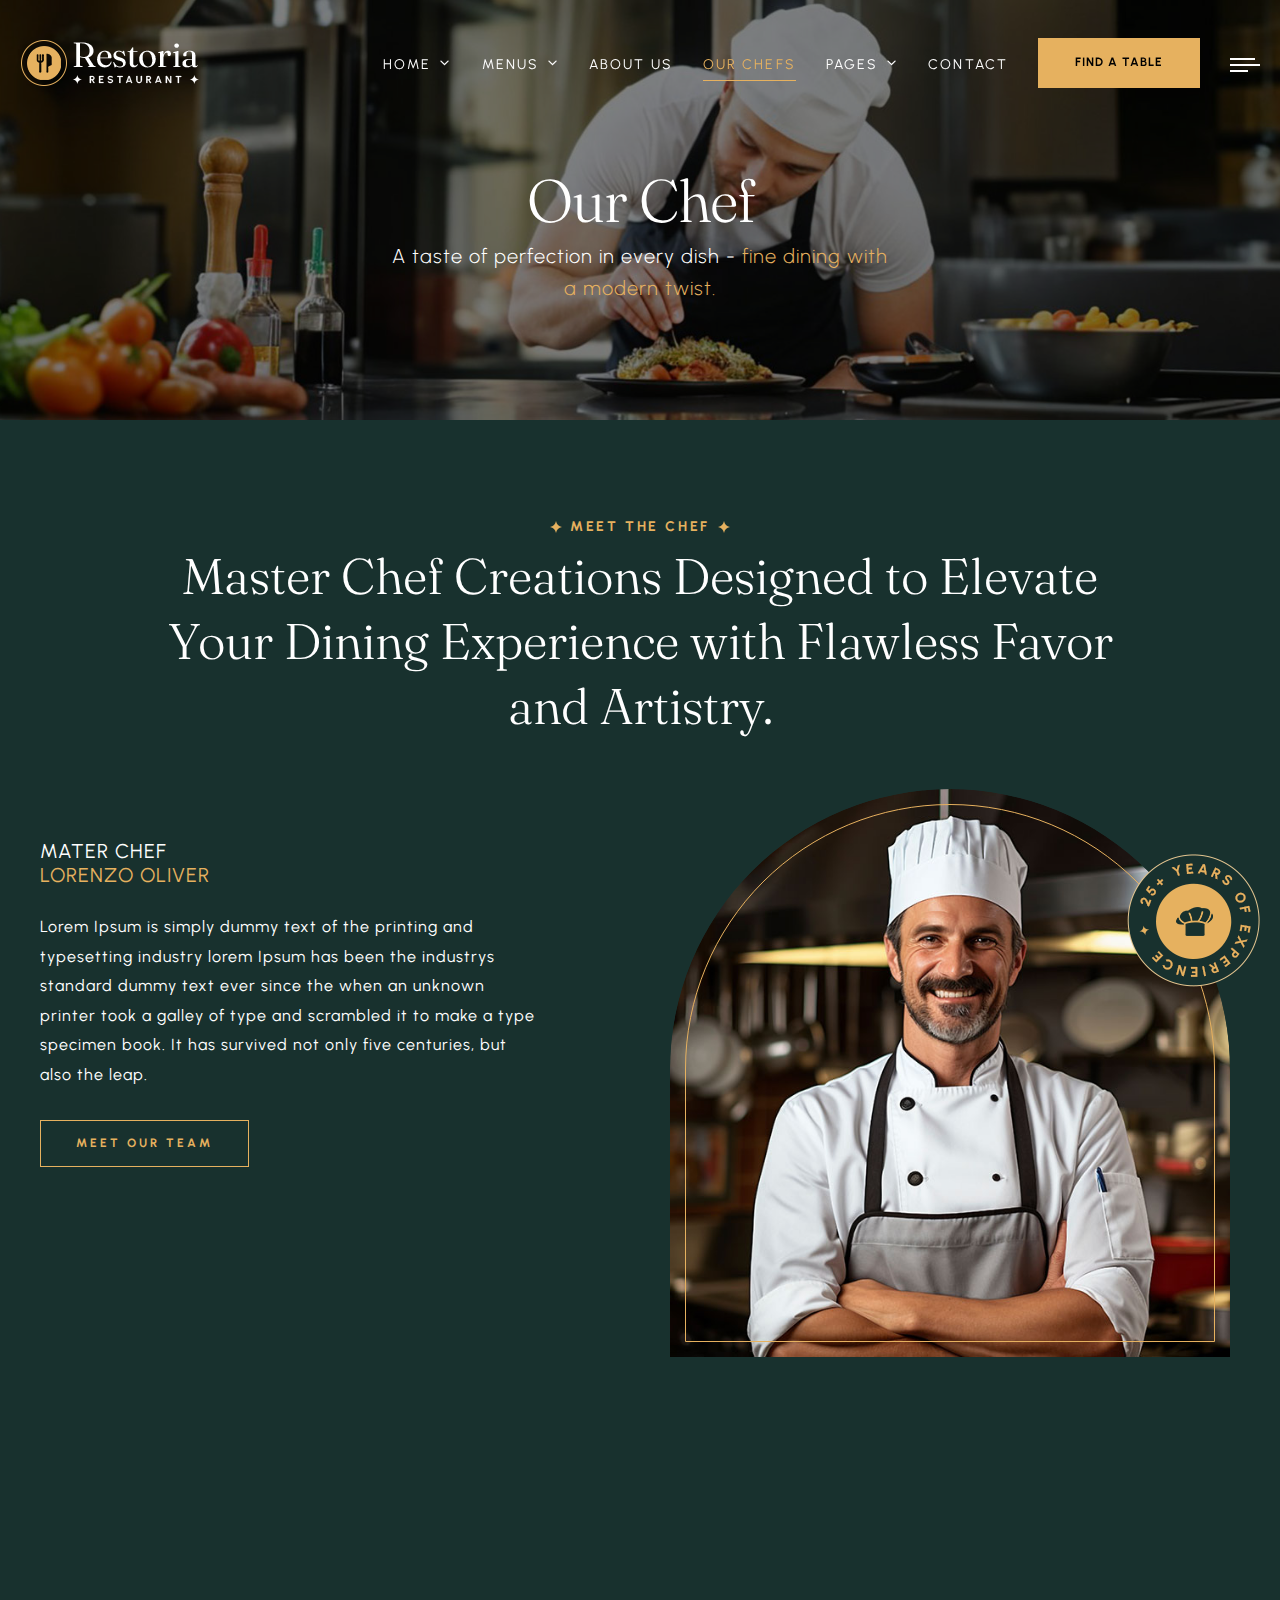
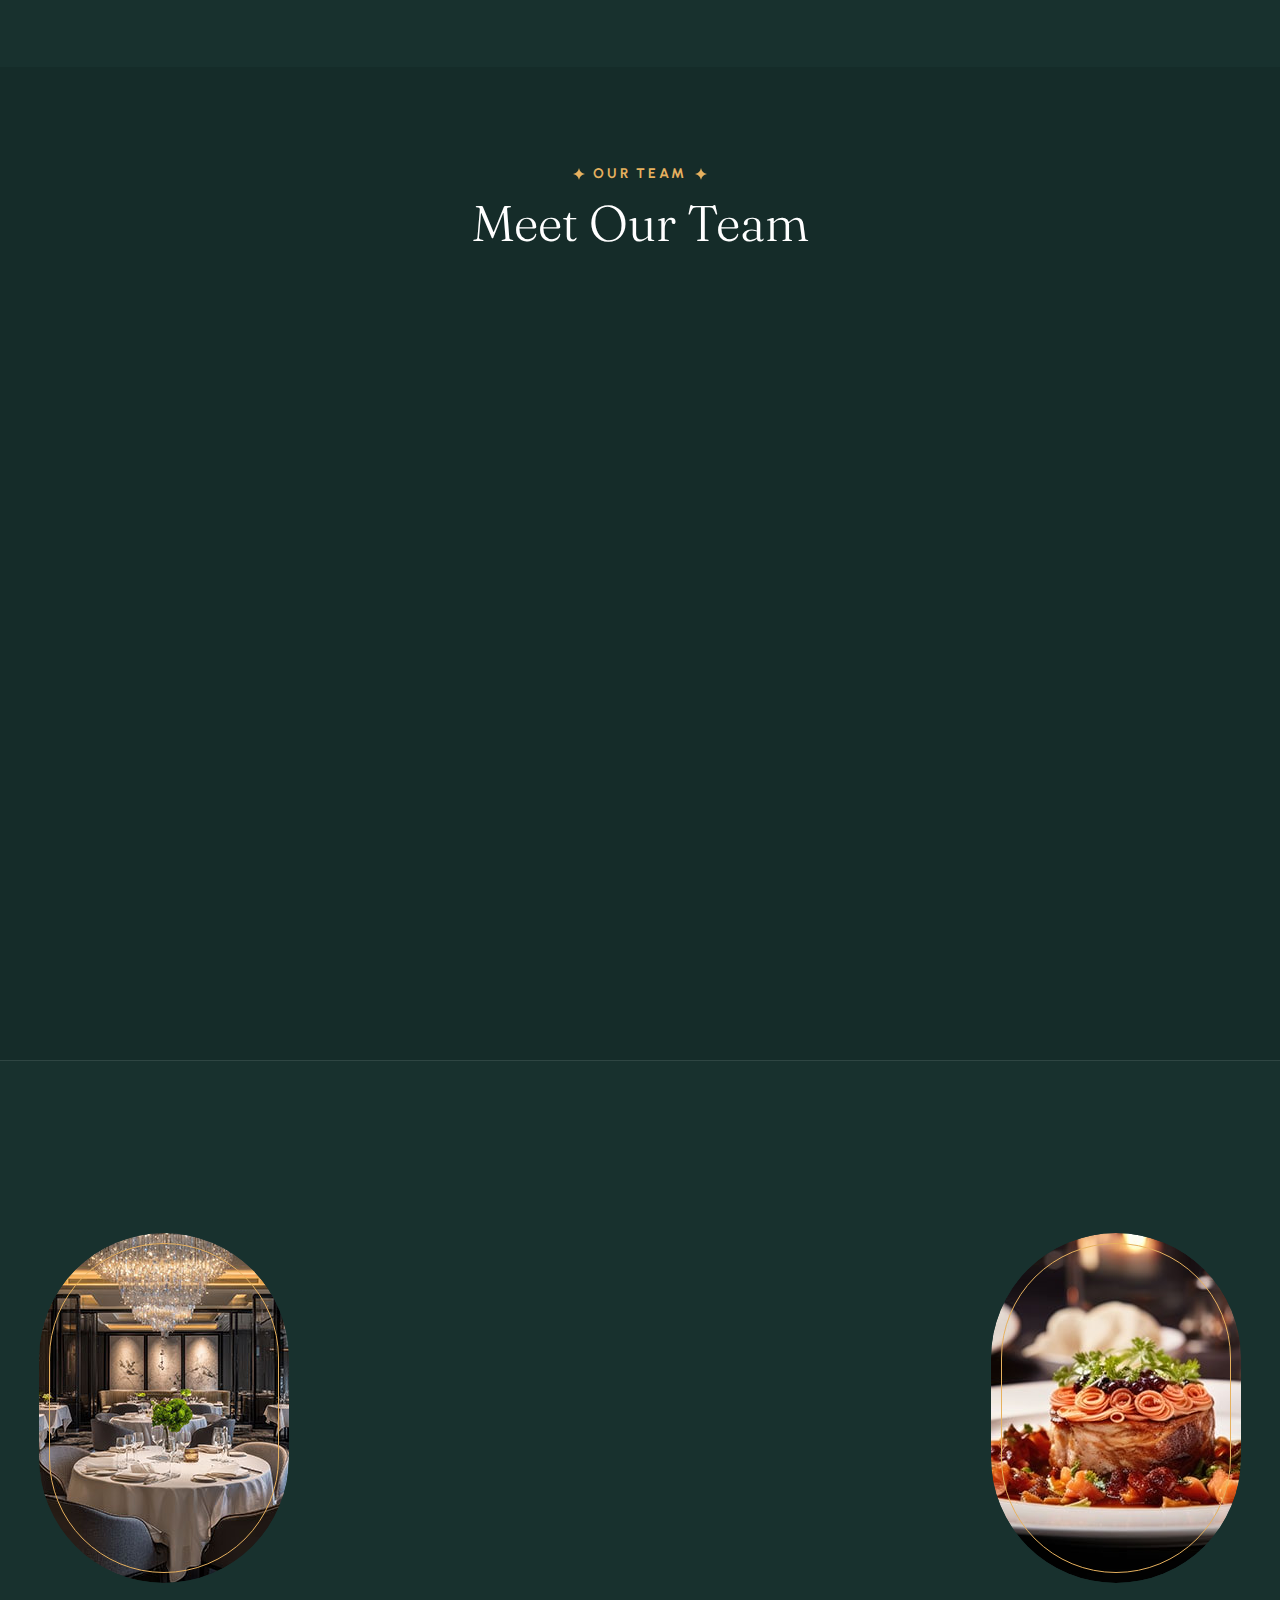
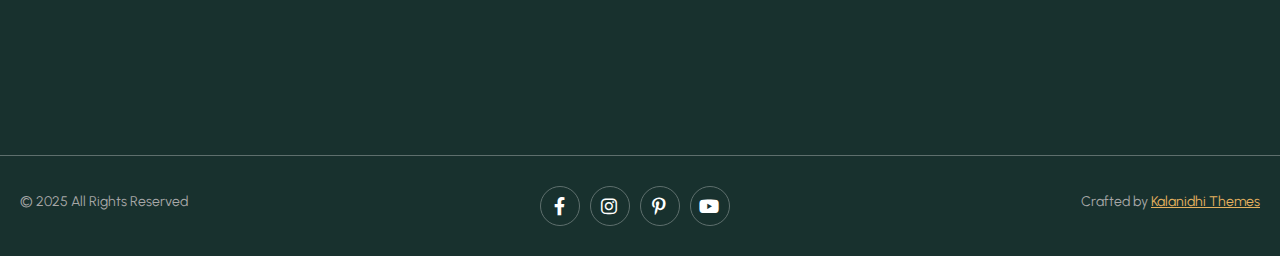
<file: our-chef.html>
<html lang="en"><head>
<meta charset="utf-8">
<title>Restoria - Restaurants HTML Template - About Us</title>
<!-- Stylesheets -->
<link href="/css/bootstrap.css" rel="stylesheet">
<link href="/css/style.css" rel="stylesheet">
<link rel="shortcut icon" href="images/favicon.png" type="image/x-icon">
<link rel="icon" href="images/favicon.png" type="image/x-icon">
<!-- Responsive -->
<meta http-equiv="X-UA-Compatible" content="IE=edge">
<meta name="viewport" content="width=device-width, initial-scale=1.0, maximum-scale=1.0, user-scalable=0">
<link href="/css/responsive.css" rel="stylesheet">


</head>

<body>
  <div class="page-wrapper"> 
  
    <!-- Preloader -->
    <div class="loader-wrap" style="display: none;">
        <div class="preloader">
            <div class="preloader-close">x</div>
            <div id="handle-preloader" class="handle-preloader">
                <div class="animation-preloader">
                    <div class="spinner"></div>
                    <div class="txt-loading">
                        <span data-text-preloader="R" class="letters-loading">
                            R
                        </span>
                        <span data-text-preloader="E" class="letters-loading">
                            E
                        </span>
                        <span data-text-preloader="S" class="letters-loading">
                            S
                        </span>
                        <span data-text-preloader="T" class="letters-loading">
                            T
                        </span>
                        <span data-text-preloader="O" class="letters-loading">
                            O
                        </span>
                        <span data-text-preloader="R" class="letters-loading">
                            R
                        </span>
                        <span data-text-preloader="I" class="letters-loading">
                            I
                        </span>
                        <span data-text-preloader="A" class="letters-loading">
                            A
                        </span>
                    </div>
                </div>  
            </div>
        </div>
    </div>
    <!-- Preloader End -->

    <!-- Main Header-->
    <header class="main-header">
        <div class="header-top">
            <div class="auto-container">
                <div class="inner clearfix">
                    <div class="top-left clearfix">
                        <ul class="top-info clearfix">
                            <li><i class="icon far fa-map-marker-alt"></i> Restoria, Arrondissement, Paris 9578</li>
                            <li><i class="icon far fa-clock"></i> Daily : 8.00 am to 10.00 pm</li>
                        </ul>
                    </div>
                    <div class="top-right clearfix">
                        <ul class="top-info clearfix">
                            <li><a href="tel:+11234567890"><i class="icon far fa-phone"></i> +1 123 456 7890</a></li>
                            <li><a href="mailto:booking@restaurant.com"><i class="icon far fa-envelope"></i> booking@restaurant.com</a></li>
                        </ul>
                    </div>
                </div>
            </div>
        </div>
        <!-- Header Upper -->
        <div class="header-upper">        
            <div class="auto-container">
                <!-- Main Box -->
                <div class="main-box clearfix">
                    <!--Logo-->
                    <div class="logo-box">
                         <div class="logo"><a href="index.html" title="Restoria - Restaurants HTML Template"><img src="images/logo.png" alt="image" title="Restoria - Restaurants HTML Template"></a></div>
                    </div>

                    <div class="nav-box clearfix">
                        <!--Nav Outer-->
                        <div class="nav-outer clearfix">         
                            <nav class="main-menu">
                                <ul class="navigation clearfix">
                                    <li class="dropdown"><a href="#">Home</a>
                                        <ul>
                                            <li><a href="index.html">Home 1 - Minimal Hero</a></li>
                                            <li><a href="../Restoria-Defoult-3/index.html">Home 2 - Standard Hero</a></li>
                                            <li><a href="../Restoria-Defoult-5/index.html">Home 3 - Video Hero</a></li>
                                            <li><a href="../Restoria-Defoult-2/index.html">Home 4 - Category Hero</a></li>
                                            <li><a href="../Restoria-Defoult-4/index.html">Home 5 - Rolling Images</a></li>
                                        </ul>
                                    </li>
                                    <li class="dropdown has-mega-menu"><a href="menu-list-1.html">Menus</a>
                                        <ul>
                                            <li>
                                                <div class="mega-menu">
                                                    <div class="menu-inner">
                                                        <div class="auto-container">
                                                            <div class="row clearfix">
                                                                <div class="menu-block col-lg-3 col-md-6 col-sm-6">
                                                                    <div class="image"><a href="menu-list-1.html"><img src="images/resource/menu-1-thumb.jpg" alt="image"></a></div>
                                                                    <div class="title"><a href="menu-list-1.html">Menu list 1</a></div>
                                                                </div>
                                                                <div class="menu-block col-lg-3 col-md-6 col-sm-6">
                                                                    <div class="image"><a href="menu-list-2.html"><img src="images/resource/menu-2-thumb.jpg" alt="image"></a></div>
                                                                    <div class="title"><a href="menu-list-2.html">Menu list 2</a></div>
                                                                </div>
                                                                <div class="menu-block col-lg-3 col-md-6 col-sm-6">
                                                                    <div class="image"><a href="menu-list-3.html"><img src="images/resource/menu-3-thumb.jpg" alt="image"></a></div>
                                                                    <div class="title"><a href="menu-list-3.html">Menu list 3</a></div>
                                                                </div>
                                                                <div class="menu-block col-lg-3 col-md-6 col-sm-6">
                                                                    <div class="image"><a href="menu-list-4.html"><img src="images/resource/menu-4-thumb.jpg" alt="image"></a></div>
                                                                    <div class="title"><a href="menu-list-4.html">Menu list 4</a></div>
                                                                </div>
                                                            </div>
                                                        </div>
                                                    </div>
                                                </div>
                                            </li>
                                        </ul>
                                    </li>
                                    <li><a href="about.html">About Us</a></li>
                                    <li class="current"><a href="our-chef.html">Our chefs</a></li>
                                    <li class="dropdown"><a href="#">Pages</a>
                                        <ul>
                                            <li><a href="gallery-masonry.html">Photo Gallery</a></li>
                                            <li><a href="book-table.html">Reservation 1</a></li>
                                            <li><a href="#">Dropdown Menu 1</a></li>
                                            <li><a href="#">Dropdown Lorem 2</a></li>
                                            <li class="dropdown"><a href="#">Dropdown Menu 3</a>
                                                <ul>
                                                    <li><a href="#">Dropdown Menu level 2</a></li>
                                                    <li><a href="#">Dropdown Menu level 2</a></li>
                                                    <li><a href="#">Dropdown Menu Level 2</a></li>
                                                </ul>
                                            </li>
                                            
                                        </ul>
                                    </li>
                                    <li><a href="contact-us.html">Contact</a></li>
                                </ul>
                            </nav>
                            <!-- Main Menu End-->
                        </div>
                        <!--Nav Outer End-->

                        <div class="links-box clearfix">
                            <div class="link link-btn">
                                <a href="book-table.html" class="theme-btn btn-style-one clearfix">
                                    <span class="btn-wrap">
                                        <span class="text-one">find a table</span>
                                        <span class="text-two">find a table</span>
                                    </span>
                                </a>
                            </div>
                            <div class="link info-toggler">
                                <button class="info-btn">
                                    <span class="hamburger">
                                        <span class="top-bun"></span>
                                        <span class="meat"></span>
                                        <span class="bottom-bun"></span>
                                    </span>
                                </button>
                            </div>
                        </div>

                        <!-- Hidden Nav Toggler -->
                        <div class="nav-toggler">
                            <button class="hidden-bar-opener">
                                <span class="hamburger">
                                    <span class="top-bun"></span>
                                    <span class="meat"></span>
                                    <span class="bottom-bun"></span>
                                </span>
                            </button>
                        </div>

                    </div>

                </div>
            </div>
        </div>
    </header>
    <!--End Main Header -->

    <!--Menu Backdrop-->
    <div class="menu-backdrop"></div>

    <!-- Hidden Navigation Bar -->
    <section class="hidden-bar">
        <!-- Hidden Bar Wrapper -->
        <div class="inner-box">
            <div class="cross-icon hidden-bar-closer"><span class="far fa-close"></span></div>
            <div class="logo-box"><a href="index.html" title="Restoria - Restaurants HTML Template"><img src="images/resource/sidebar-logo.png" alt="image" title="Restoria - Restaurants HTML Template"></a></div>
            
            <!-- .Side-menu -->
            <div class="side-menu">
                 <ul class="navigation clearfix">
                    <li class="dropdown"><a href="#">Home<button type="button" class="btn-expander"><i class="far fa-angle-right"></i></button></a>
                        <ul style="display: none;">
                            <li><a href="index.html">Home 1 - Minimal Hero</a></li>
                            <li><a href="../Restoria-Defoult-3/index.html">Home 2 - Standard Hero</a></li>
                            <li><a href="../Restoria-Defoult-5/index.html">Home 3 - Video Hero</a></li>
                            <li><a href="../Restoria-Defoult-2/index.html">Home 4 - Category Hero</a></li>
                                            <li><a href="../Restoria-Defoult-4/index.html">Home 5 - Rolling Images</a></li>
                        </ul>
                    </li>
                    <li class="dropdown"><a href="menu-list-1.html">Menus<button type="button" class="btn-expander"><i class="far fa-angle-right"></i></button></a>
                        <ul style="display: none;">
                            <li><a href="menu-list-1.html">Menu List 1</a></li>
                            <li><a href="menu-list-2.html">Menu List 2</a></li>
                            <li><a href="menu-list-3.html">Menu List 3</a></li>
                            <li><a href="menu-list-4.html">Menu List 4</a></li>
                        </ul>
                    </li>
                    <li><a href="about.html">About Us</a></li>
                    <li class="current"><a href="our-chef.html">Our chefs</a></li>
                    <li class="dropdown"><a href="#">Pages<button type="button" class="btn-expander"><i class="far fa-angle-right"></i></button></a>
                        <ul style="display: none;">
                            <li><a href="gallery-masonry.html">Photo Gallery</a></li>
                            <li><a href="book-table.html">Reservation 1</a></li>
                            <li><a href="#">Dropdown Menu 1</a></li>
                            <li><a href="#">Dropdown Lorem 2</a></li>
                            <li class="dropdown"><a href="#">Dropdown Menu 3<button type="button" class="btn-expander"><i class="far fa-angle-right"></i></button></a>
                                <ul style="display: none;">
                                    <li><a href="#">Dropdown Menu level 2</a></li>
                                    <li><a href="#">Dropdown Menu level 2</a></li>
                                    <li><a href="#">Dropdown Menu Level 2</a></li>
                                </ul>
                            </li>
                        </ul>
                    </li>
                    <li><a href="contact-us.html">Contact</a></li>
                </ul>
            </div><!-- /.Side-menu -->
        
        </div><!-- / Hidden Bar Wrapper -->
    </section>
    <!-- / Hidden Bar -->

    <!--Info Back Drop-->
    <div class="info-back-drop"></div>
    
    <!-- Hidden Bar -->
    <section class="info-bar">
        <div class="inner-box">
            <div class="cross-icon"><span class="far fa-close"></span></div>
            <div class="image-box"><img src="images/resource/sidebar-image.jpg" alt="image" title=""></div>
            <div class="logo-box"><a href="index.html" title="Restoria - Restaurants HTML Template"><img src="images/resource/sidebar-logo.png" alt="image" title="Restoria - Restaurants HTML Template"></a></div>

            <h5>Visit Us</h5>
            <ul class="info">
                <li>Restoria, Arrondissement, <br> Paris 9578</li>
                <li> <span class="ib-ttl"> Lunch Time </span>- 10.00 am – 3:30 pm </li>
                <li><span class="ib-ttl"> Dinner Time</span> - 08.00 pm – 10:30 pm</li>
                <li><a href="mailto:booking@domainame.com">booking@domainame.com</a></li>
            </ul>
            <div class="booking-info">
                <div class="bk-no"><a href="tel:+88-123-123456">Booking: +88-123-123456</a></div>
            </div>
        </div>
    </section>
    <!--End Hidden Bar -->

    <!-- Inner Banner Section -->
    <section class="inner-banner">
        <div class="image-layer" style="background-image: url(images/background/banner-image-5.jpg);"></div>
        <div class="auto-container">
            <div class="inner">
                <h1>Our Chef</h1>
                <div class="sub_text"> <p> A taste of perfection in every dish - <span class="primary-color"> fine dining with a modern twist.</span></p> </div>
            </div>
        </div>
    </section>
    <!--End Banner Section -->

    <!--Chef Section-->
    <section class="chef-section section-kt">
        <div class="auto-container">
            <div class="row clearfix">
                <div class="title-box centered">
                    <div class="subtitle"><span>meet the chef</span></div>
                    <h2>Master Chef Creations Designed to Elevate Your Dining Experience with Flawless Favor and Artistry.</h2>
                </div>
                <!--Col-->
                <div class="content-col col-xl-6 col-lg-6 col-md-12 col-sm-12">
                    <div class="inner clearfix wow fadeInRight" data-wow-duration="1500ms" data-wow-delay="0ms" style="visibility: visible;">
                        <div class="content-box">
                            <div class="title-box">
                                <h5>Mater Chef <br> <span class="theme_color"> Lorenzo Oliver </span></h5>
                                <div class="text">Lorem Ipsum is simply dummy text of the printing and typesetting industry lorem Ipsum has been the industrys standard dummy text ever since the when an unknown printer took a galley of type and scrambled it to make a type specimen book. It has survived not only five centuries, but also the leap.</div>
                            </div>
                            <div class="link-box">
                            <a href="about.html" class="theme-btn btn-style-two clearfix">
                                <span class="btn-wrap">
                                    <span class="text-one">meet our team</span>
                                    <span class="text-two">meet our team</span>
                                </span>
                            </a>
                            </div>

                            <div class="side-image parallax-scene-2 wow fadeInLeft" data-wow-duration="1500ms" data-wow-delay="0ms" style="transform: translate3d(0px, 0px, 0px) rotate(0.0001deg); transform-style: preserve-3d; backface-visibility: hidden; position: relative; pointer-events: none; visibility: visible;">
                                <div class="image" data-depth="0.15" style="transform: translate3d(0px, 0px, 0px); transform-style: preserve-3d; backface-visibility: hidden; position: relative; display: block; left: 0px; top: 0px;"><img src="images/resource/mainchef-side.jpg" alt="image"></div>
                            </div>

                        </div>
                    </div>
                </div>

                <!--Col-->
                <div class="image-col col-xl-6 col-lg-6 col-md-12 col-sm-12">
                    <div class="inner parallax-scene-1 wow fadeInLeft" data-wow-duration="1500ms" data-wow-delay="0ms" style="transform: translate3d(0px, 0px, 0px) rotate(0.0001deg); transform-style: preserve-3d; backface-visibility: hidden; pointer-events: none; visibility: visible;">
                        <div class="image" data-depth="0.15" style="transform: translate3d(0px, 0px, 0px); transform-style: preserve-3d; backface-visibility: hidden; position: relative; display: block; left: 0px; top: 0px;"><img src="images/resource/mainchef.jpg" alt="image"></div>
                    </div>
                    <div class="round-stamp-2">
                        <img data-depth="0.50" class="stamp_icon" src="images/resource/chefcap.png" alt="image">
                    </div>
                </div>
            </div>
        </div>
    </section>

    <!--Team Section-->
    <section class="team-section section-kt">
        <div class="auto-container">
            <div class="title-box centered">
                <div class="subtitle"><span>our team</span></div>
                <h2>Meet Our Team</h2>
            </div>
            <div class="row justify-content-center clearfix">
                <!--Block-->
                <div class="team-block col-lg-4 col-md-6 col-sm-6 col-xs-12">
                    <div class="inner-box wow fadeInUp" data-wow-duration="1500ms" data-wow-delay="0ms" style="visibility: visible;">
                        <div class="image">
                            <img src="images/resource/team-1.jpg" alt="image">
                            <div class="overlay-box">
                                <div class="overlay-inner">
                                    <!-- Social Box -->
                                    <ul class="social-box">
                                        <li><a href="https://www.facebook.com/" class="fab fa-facebook-f"></a></li>
                                        <li><a href="https://www.twitter.com/" class="fab fa-twitter"></a></li>
                                        <li><a href="https://dribbble.com/" class="fab fa-dribbble"></a></li>
                                        <li><a href="https://www.linkedin.com/" class="fab fa-linkedin"></a></li>
                                    </ul>
                                </div>
                            </div>
                        </div>
                        <h5><a href="menu-list-1.html">James Anderson</a></h5>
                        <div class="designation">Master chef</div>
                        <div class="text desc">Lorem Ipsum is simply dummy text of the printing and typesetting industry has been.</div>
                    </div>
                </div>

                <!--Block-->
                <div class="team-block col-lg-4 col-md-6 col-sm-6 col-xs-12">
                    <div class="inner-box wow fadeInUp" data-wow-duration="1500ms" data-wow-delay="300ms" style="visibility: visible;">
                        <div class="image">
                            <img src="images/resource/team-2.jpg" alt="image">
                            <div class="overlay-box">
                                <div class="overlay-inner">
                                    <!-- Social Box -->
                                    <ul class="social-box">
                                        <li><a href="https://www.facebook.com/" class="fab fa-facebook-f"></a></li>
                                        <li><a href="https://www.twitter.com/" class="fab fa-twitter"></a></li>
                                        <li><a href="https://dribbble.com/" class="fab fa-dribbble"></a></li>
                                        <li><a href="https://www.linkedin.com/" class="fab fa-linkedin"></a></li>
                                    </ul>
                                </div>
                            </div>
                        </div>
                        <h5><a href="menu-list-1.html">Smith Miller</a></h5>
                        <div class="designation">Master chef</div>
                        <div class="text desc">Lorem Ipsum is simply dummy printing and typeset industry lorem Ipsum the industrys.</div>
                    </div>
                </div>

                <!--Block-->
                <div class="team-block col-lg-4 col-md-6 col-sm-6 col-xs-12">
                    <div class="inner-box wow fadeInUp" data-wow-duration="1500ms" data-wow-delay="600ms" style="visibility: visible;">
                        <div class="image">
                            <img src="images/resource/team-3.jpg" alt="image">
                            <div class="overlay-box">
                                <div class="overlay-inner">
                                    <!-- Social Box -->
                                    <ul class="social-box">
                                        <li><a href="https://www.facebook.com/" class="fab fa-facebook-f"></a></li>
                                        <li><a href="https://www.twitter.com/" class="fab fa-twitter"></a></li>
                                        <li><a href="https://dribbble.com/" class="fab fa-dribbble"></a></li>
                                        <li><a href="https://www.linkedin.com/" class="fab fa-linkedin"></a></li>
                                    </ul>
                                </div>
                            </div>
                        </div>
                        <h5><a href="menu-list-1.html">Wilson Moore</a></h5>
                        <div class="designation">Master chef</div>
                        <div class="text desc">Lorem Ipsum is simply dummy printing and typeset industry lorem Ipsum has.</div>
                    </div>
                </div>

            </div>
        </div>
    </section>

    <!--Main Footer-->
    <footer class="main-footer">
        <div class="upper-section section-kt">
            <div class="auto-container">
                <div class="row clearfix">
                    <!--Footer Col-->
                    <div class="footer-col info-col col-lg-6 col-md-12 col-sm-12">
                        <div class="inner wow fadeInUp" data-wow-delay="0ms" data-wow-duration="1500ms" style="visibility: visible;">
                            <div class="content">
                                <div class="logo"><a href="index.html" title="Restoria - Restaurants HTML Template"><img src="images/logo.png" alt="image" title="Restoria - Restaurants HTML Template"></a></div>
                                <div class="info">
                                    <h6>visit us </h6>
                                    <ul>
                                        <li>Restoria, Arrondissement, Paris 9578</li>
                                        <li>Daily - 8.00 am to 10.00 pm</li>
                                        <li><a href="mailto:booking@domainname.com">booking@gmail.com</a></li>
                                        <li><a href="tel:+88-123-123456">Booking Request : +88-123-123456</a></li>
                                        
                                    </ul>
                                </div>
                                <div class="separator"><span> </span> </div>
                                <div class="newsletter">
                                    <h3>Our Newsletter</h3>
                                    <div class="text">Subscribe us &amp; Get 25% Off. Get latest updates.</div>
                                    <div class="newsletter-form">
                                        <form method="post" action="index.html">
                                            <div class="form-group">
                                                <span class="alt-icon far fa-envelope"></span>
                                                <input type="email" name="email" value="" placeholder="Your email" required="">
                                                <button type="submit" class="theme-btn btn-style-one clearfix">
                                                    <span class="btn-wrap">
                                                        <span class="text-one">subscribe</span>
                                                        <span class="text-two">subscribe</span>
                                                    </span>
                                                </button>
                                            </div>
                                        </form>
                                    </div>
                                </div>
                            </div>
                        </div>
                    </div>
                    <!--Footer Col-->
                    <div class="footer-col footer-image-col col-lg-3 col-md-6 col-sm-12">
                        <div class="footer-image">
                            <img src="images/resource/footer-img-1.jpg" alt="image">
                        </div>
                    </div>
                    <!--Footer Col-->
                    <div class="footer-col footer-image-col last col-lg-3 col-md-6 col-sm-12">
                        <div class="footer-image">
                            <img src="images/resource/footer-img-2.jpg" alt="image">
                        </div>
                    </div>
                </div>
            </div>
        </div>

        <!-- last footer -->
        <div class="bottom_footer">
        <!-- container start -->
          <div class="auto-container">
            <!-- row start -->
            <div class="row clearfix">
              <div class="col-lg-4 col-md-4 col-sm-12">
                  <p>© 2025 All Rights Reserved</p>
              </div>

              <div class="col-lg-4 col-md-4 col-sm-12">
                <ul class="social_media">
                  <li><a href="https://themeforest.net/user/kalanidhithemes/portfolio" aria-label="facebook page"><i class="fa-brands fa-facebook-f"></i></a></li>
                  <li><a href="https://www.behance.net/kalanidhithemes" aria-label="twitter page"><i class="fa-brands fa-instagram"></i></a></li>
                  <li><a href="https://themeforest.net/user/kalanidhithemes/portfolio" aria-label="instagram page"><i class="fa-brands fa-pinterest-p"></i></a></li>
                  <li><a href="https://themeforest.net/user/kalanidhithemes/portfolio" aria-label="pinterest page"><i class="fa-brands fa-youtube"></i></a></li>
                </ul>
              </div>

              <div class="col-lg-4 col-md-4 col-sm-12">
                  <p class="developer_text">Crafted by <a href="https://themeforest.net/user/kalanidhithemes/portfolio" target="blank">Kalanidhi Themes</a></p>
              </div>
            </div>
          <!-- row end -->
          </div>
          <!-- container end -->
        </div>
    </footer>

</div>
<!--End pagewrapper--> 

<!--Scroll to top-->
<div class="scroll-to-top scroll-to-target" data-target="html"><span class="icon fa fa-angle-up"></span></div>
<!--[if lt IE 9]><script src="https://cdnjs.cloudflare.com/ajax/libs/html5shiv/3.7.3/html5shiv.js"></script><![endif]--> 

<script src="/js/jquery.js"></script>
<script src="/js/popper.min.js"></script>
<script src="/js/bootstrap.min.js"></script>
<script src="/js/jquery-ui.js"></script>
<script src="/js/jquery.fancybox.js"></script>
<script src="/js/swiper.js"></script>
<script src="/js/owl.js"></script>
<script src="/js/appear.js"></script>
<script src="/js/wow.js"></script>
<script src="/js/parallax.min.js"></script>
<script src="/js/custom-script.js"></script>

</body></html>
</file>
<file: css/style.css>
/* Restoria - Restaurants HTML Template */


/* TABLE OF CONTENT 

1.Main Header style
2.Hidden Sidebar style
3.Hidden info bar style
4.Banner Slider Section
5.Title Box Section
6.We Offer Section
7.Story Section
8.Special Dish Section
9.Menu Section Tab Style
10.Special Offer Section
11.Testimonials Section
12.Reservation Section
13.Team Section
14.Intro Section
15.News Section
16.IG post Section
17.Main Footer
18.Inner page Banner Section
19.Fluid Section
20.Services Section
21.Testimonials two Section
22.Why Us Two Section
23.Chef Section 1
24.Image Gallery Section
25.Menu Section - menu style 1
26.Menu Section - menu style 2
27.Special Offer Section
28.Special Dish Section
29.Menu Two Section
30.Contact Page
31.Chef Page
32.Masonary Gallery
33.Hamburger section

*/

/*** 

====================================================================
      Fonts
====================================================================

 ***/


@import url('global.css');
@import url('swiper.css');
@import url('owl.css');
@import url('preloader.css');
@import url('font-awesome.css');
@import url('simple-line-icons.css');
@import url('animate.css');
@import url('jquery-ui.css');
@import url('jquery.fancybox.min.css');
@import url('custom-animate.css');


/*** 

====================================================================

  Main Header style

====================================================================

***/

.main-header{
  position: fixed;
  left: 0;
  top: 0;
  width: 100%;
  padding: 0;
  background: none;
  min-height: 0;
  z-index: 999;
  transition: all 300ms ease;
  -moz-transition: all 300ms ease;
  -webkit-transition: all 300ms ease;
  -ms-transition: all 300ms ease;
  -o-transition: all 300ms ease;
}

.fixed-header.header-down{
  top:0;
}

.fixed-header.header-up{
  top: -175px;
}

.main-header .auto-container{
  max-width: 1780px;
  padding: 0 20px;
}

.header-top{
  position: relative;
  padding-top: 10px;
  padding-bottom: 10px;
  background: none;
  color: #ffffff;
  border-bottom: 1px solid var(--white-color-opacity-four);
  display: none;
}

.header-top .top-left{
  position: relative;
  float: left;
  line-height: 30px;
}

.header-top .top-info{
  position: relative;
}

.header-top .top-info li{
  position: relative;
  float: left;
  margin-right: 70px;
  line-height: 30px;
  color: #ffffff;
  font-size: 14px;
  font-weight: 400;
}

.header-top .top-info li:last-child{
  margin-right: 0;
}

.header-top .top-info li .icon{
  position: relative;
  padding-right: 5px;
}

.header-top .top-info li:after{
  content: '';
  position: absolute;
  left: 100%;
  margin-left: 30px;
  top: 50%;
  margin-top: -4px;
  height: 8px;
  width: 8px;
  border: 1px solid var(--main-color);
  -ms-transform: rotate(45deg);
  transform: rotate(45deg);
}

.header-top .top-info li:last-child:after{
  display: none;
}

.header-top .top-info li a{
  position: relative;
  display: block;
  line-height: 30px;
  color: #ffffff;
  transition: all 300ms ease;
  -moz-transition: all 300ms ease;
  -webkit-transition: all 300ms ease;
  -ms-transition: all 300ms ease;
  -o-transition: all 300ms ease;
}

.header-top .top-info li a:hover{
  color: var(--main-color);
}

.header-top .top-right{
  position: relative;
  float: right;
  line-height: 30px;
}

.main-header .header-upper{
  position: relative;
  left: 0;
  top: 0;
  width: 100%;
  background: none;
  padding: 0 0;
  border-bottom: 1px solid rgba(0,0,0,0.0);
  transition: all 300ms ease;
  -moz-transition: all 300ms ease;
  -webkit-transition: all 300ms ease;
  -ms-transition: all 300ms ease;
  -o-transition: all 300ms ease;
}

.fixed-header .header-upper{
  position: relative;
  /*top: 0;*/
  /*background: #202020;
  border-bottom-color: rgba(0,0,0,0.15);*/
  backdrop-filter: blur(9px);
    background-color: #152c29b4;
}

.header-two.fixed-header .header-upper{
  background: #ffffff;
}

.main-header ul, .main-header ul li {
  list-style: none;
  margin: 0;
  padding: 0;
}

.main-header .main-box{
  position: relative;
  padding: 0px;
}

.main-header .main-box .logo-box{
  position: relative;
  display: block;
  float: left;
  padding: 40px 0px;
  transition: all 300ms ease;
  -moz-transition: all 300ms ease;
  -webkit-transition: all 300ms ease;
  -ms-transition: all 300ms ease;
  -o-transition: all 300ms ease;
  z-index: 5;
}

.fixed-header .main-box .logo-box{
  padding:20px 0px;
}

.fixed-header .main-menu .navigation > li{
  padding:10px 0px;
}

.main-header.fixed-header .main-menu .navigation > li > ul{
  top:134%;
}

.main-header.fixed-header .header-upper .links-box{
  padding:15px 0px;
}

.main-header .main-box .logo-box .logo{
    position: relative;
    display: block;
}

.main-header .main-box .logo-box .logo img{
  position: relative;
  display: block;
  height: 46px;
  z-index: 1;
}

.main-header .nav-box{
  position: static;
  float: right;
}

.main-header .header-upper .links-box{
  position: relative;
  float: left;
  padding-top: 38px;
  padding-bottom: 38px;
  margin-left: 150px;
}

.main-header .header-upper .links-box .link{
  position: relative;
  float: left;
  margin-left: 50px;
}

.main-header .header-upper .links-box .link:first-child{
  margin-left: 0;
}

.main-header .info-btn{
    position: relative;
    cursor: pointer;
    background: none;
    font-size: 16px;
    color: var(--white-color);
    padding-top: 15px;
    line-height: 34px;
}

.main-header .info-btn img{
  height: 20px;
}

.main-header .nav-toggler{
  position: relative;
  float: left;
  left: 0;
  top: 0;
  padding: 0;
  margin-top: 40px;
  margin-left: 20px;
  display: none;
}

.fixed-header .nav-toggler{
  margin-top: 18px;
}

.main-header .nav-toggler button {
  position: relative;
  width: 30px;
  height: 40px;
  line-height: 40px;
  background: none;
  color: #e1e1e1;
  font-size: 16px;
  margin: 0px;
  border-radius: 0px;
  outline: none !important;
}

.main-header .nav-toggler button img{
  position: relative;
  display: inline-block;
  vertical-align: middle;
}

.main-header .nav-outer{
  position: static;
  float: left;
}

.main-menu{
  position:static;
  display: block;
  padding: 0px 0px;
}

.main-menu .navbar-collapse{
  padding:0px;
  margin:0px;
  border:none;
  box-shadow:none;
}

.main-menu .navigation{
  position:static;
  z-index: 1;
}

.main-menu .navigation > li{
  position:static;
  display: block;
  float: left;
  padding:30px 0px;
  margin-left: 50px;
  -webkit-transition:all 300ms ease;
  -moz-transition:all 300ms ease;
  -ms-transition:all 300ms ease;
  -o-transition:all 300ms ease;
  transition:all 300ms ease;
}

.main-menu .navigation > li > a{
  position:relative;
  display:block;
  font-size: 14px;
  color: var(--white-color);
  padding-top: 20px;
  padding-bottom: 20px;
  font-weight:400;
  line-height:30px;
  letter-spacing: 0.15em;
  text-transform: uppercase;
  opacity:1;
  -webkit-transition:all 300ms ease;
  -moz-transition:all 300ms ease;
  -ms-transition:all 300ms ease;
  -o-transition:all 300ms ease;
  transition:all 300ms ease;
}

.main-menu .navigation > li.dropdown{
  position: relative;
}

.main-menu .navigation > li.dropdown.has-mega-menu{
  position: static;
}

.main-menu .navigation > li.dropdown > a{
  padding-right: 20px;
}

.main-menu .navigation > li.dropdown > a:after{
  font-family: 'Font Awesome 6 Pro';
  content: "\f107";
  position:absolute;
  right: 0px;
  top: 18px;
  display:block;
  line-height:30px;
  font-size: 12px;
  font-weight:400;
  z-index:5;
}

.main-menu .navigation > li > a:before{
  content: "";
  position:absolute;
  left: 0;
  right: 0;
  bottom: 15px;
  display:block;
  height: 5px;
  border-top: 1px solid var(--main-color);
  -ms-transform: scaleX(0);
  transform: scaleX(0);
  -webkit-transition:all 300ms ease;
  -moz-transition:all 300ms ease;
  -ms-transition:all 300ms ease;
  -o-transition:all 300ms ease;
  transition:all 300ms ease;
}

.main-menu .navigation > li.dropdown > a:before{
  right: 20px;
}

.main-menu .navigation > li:hover > a:before,
.main-menu .navigation > li.current > a:before,
.main-menu .navigation > li.current-menu-item > a:before{
  -ms-transform: scale(1);
  transform: scale(1);
  opacity: 1;
  visibility: visible;
}

.main-menu .navigation > li:hover > a,
.main-menu .navigation > li.current > a,
.main-menu .navigation > li.current-menu-item > a{
  color: var(--main-color);
  text-decoration: none;
  opacity:1;
}

.main-menu .navigation > li > ul{
  position:absolute;
  left:-35px;
  top:100%;
  width:280px;
  padding-top: 30px;
  padding-bottom: 30px;
  z-index:100;
  opacity: 1;
  text-align:left;
  background: var(--color-two);
  border: none;
  border-radius:0;
  -webkit-box-shadow:2px 2px 10px 1px rgba(0,0,0,0.03),-2px 0px 10px 1px rgba(0,0,0,0.03);
  -ms-box-shadow:2px 2px 10px 1px rgba(0,0,0,0.03),-2px 0px 10px 1px rgba(0,0,0,0.03);
  -o-box-shadow:2px 2px 10px 1px rgba(0,0,0,0.03),-2px 0px 10px 1px rgba(0,0,0,0.03);
  -moz-box-shadow:2px 2px 10px 1px rgba(0,0,0,0.03),-2px 0px 10px 1px rgba(0,0,0,0.03);
  box-shadow:2px 2px 10px 1px rgba(0,0,0,0.03),-2px 0px 10px 1px rgba(0,0,0,0.03);
  -webkit-transform: translateY(20px);
  -ms-transform: translateY(20px);
  transform: translateY(20px);
  -moz-transition:all 100ms ease;
  -webkit-transition:all 100ms ease;
  -ms-transition:all 100ms ease;
  -o-transition:all 100ms ease;
  transition:all 100ms ease;
}

.main-menu .navigation > li.dropdown.has-mega-menu > ul{
  left: 0;
  width: 100%;
  padding-top: 55px;
  padding-bottom: 20px;
}

.main-menu .navigation > li.dropdown.has-mega-menu > ul .auto-container{
  max-width: 1200px;
}

.main-menu .navigation > li .mega-menu{
  position: relative;
}

.main-menu .navigation > li.dropdown.has-mega-menu > ul:before{
  content: '';
  position: absolute;
  top: 0;
  right: 100%;
  width: 2000px;
  height: 100%;
  background: var(--color-two);
}

.main-menu .navigation > li.dropdown.has-mega-menu > ul:after{
  content: '';
  position: absolute;
  top: 0;
  left: 100%;
  width: 2000px;
  height: 100%;
  background: var(--color-two);
}

.main-menu .navigation > li .mega-menu .menu-inner{
  position: relative;
}

.main-menu .navigation > li .mega-menu .row{
  margin: 0 -25px;
}

.main-menu .navigation > li .mega-menu .menu-block{
  position: relative;
  padding: 0 25px;
  margin-bottom: 30px;
  text-align: center;
}

.main-menu .navigation > li .mega-menu .menu-block .image{
  position: relative;
  display: block;
  width: 100%;
  border: 1px solid transparent;
  margin-bottom: 15px;
  overflow: hidden;
  -webkit-transition:all 300ms ease;
  -moz-transition:all 300ms ease;
  -ms-transition:all 300ms ease;
  -o-transition:all 300ms ease;
  transition:all 300ms ease;
}

.main-menu .navigation > li .mega-menu .menu-block:hover .image{
  border-color: var(--main-color);
  border-radius: 300px 300px 0 0;
}

.main-menu .navigation > li .mega-menu .menu-block .image img{
  display: block;
  width: 100%;
  -webkit-transition:all 300ms ease;
  -moz-transition:all 300ms ease;
  -ms-transition:all 300ms ease;
  -o-transition:all 300ms ease;
  transition:all 300ms ease;
}

.main-menu .navigation > li .mega-menu .menu-block:hover .image img{
  transform: scale(1.05);
  border-radius: 300px 300px 0 0;
}

.main-menu .navigation > li .mega-menu .menu-block .title{
  position: relative;
  display: block;
  font-size: 13px;
  font-weight: 700;
  letter-spacing: 0.15em;
  text-transform: uppercase;
}

.main-menu .navigation > li .mega-menu .menu-block .title a{
  position: relative;
  color: var(--white-color);
  -webkit-transition:all 300ms ease;
  -moz-transition:all 300ms ease;
  -ms-transition:all 300ms ease;
  -o-transition:all 300ms ease;
  transition:all 300ms ease;
}

.main-menu .navigation > li .mega-menu .menu-block:hover .title a{
  color: var(--main-color);
}

.main-menu .navigation > li > ul > li{
  position:relative;
  margin-bottom: 10px;
}

.main-menu .navigation > li > ul > li:last-child{
  margin-bottom: 0;
}

.main-menu .navigation > li > ul > li > a{
  position:relative;
  display:block;
  padding-left: 35px;
  padding-right: 35px;
  font-size: 15px;
  line-height:30px;
  font-weight: 400;
  color: var(--white-color);
  text-transform: capitalize;
  -moz-transition:all 300ms ease;
  -webkit-transition:all 300ms ease;
  -ms-transition:all 300ms ease;
  -o-transition:all 300ms ease;
  transition:all 300ms ease;
}

.main-menu .navigation > li > ul > li.dropdown > a:after{
  font-family: 'Font Awesome 6 Pro';
  content: "\f105";
  position:absolute;
  right: 30px;
  top: 0px;
  display:block;
  line-height:30px;
  font-size: 12px;
  font-weight:400;
  z-index:5;
}

.main-menu .navigation > li > ul > li > a:before{
  content: '';
  position: absolute;
  left: 35px;
  top: 50%;
  margin-top: -4px;
  height: 12px;
  width: 12px;
  /*background-color: var(--main-color);*/
  background: url(../images/icons/star-element.svg);
  background-size: contain;
  background-repeat: no-repeat;
  opacity: 0;
  visibility: hidden;
  -moz-transition:all 300ms ease;
  -webkit-transition:all 300ms ease;
  -ms-transition:all 300ms ease;
  -o-transition:all 300ms ease;
  transition:all 300ms ease;
}

.main-menu .navigation > li > ul > li:hover > a:before,
.main-menu .navigation > li > ul > li.current > a:before{
  opacity: 1;
  visibility: visible;
}

.main-menu .navigation > li > ul > li:hover > a,
.main-menu .navigation > li > ul > li.current > a{
  color: var(--main-color);
  padding-left: 55px;
}


.main-menu .navigation > li.dropdown:hover > ul{
  visibility:visible;
  opacity:1;
  -webkit-transform: translateY(-30px);
  -ms-transform: translateY(-30px);
  transform: translateY(-30px);
  -moz-transition:all 500ms ease;
  -webkit-transition:all 500ms ease;
  -ms-transition:all 500ms ease;
  -o-transition:all 500ms ease;
  transition:all 500ms ease;
}

.main-menu .navigation > li > ul > li > ul{
  position:absolute;
  left: 100%;
  top: 0;
  margin-left: 2px;
  width:280px;
  padding-top: 30px;
  padding-bottom: 30px;
  z-index:100;
  opacity: 1;
  text-align:left;
  background: var(--color-two);
  border: none;
  border-radius:0;
  -webkit-box-shadow:2px 2px 10px 1px rgba(0,0,0,0.03),-2px 0px 10px 1px rgba(0,0,0,0.03);
  -ms-box-shadow:2px 2px 10px 1px rgba(0,0,0,0.03),-2px 0px 10px 1px rgba(0,0,0,0.03);
  -o-box-shadow:2px 2px 10px 1px rgba(0,0,0,0.03),-2px 0px 10px 1px rgba(0,0,0,0.03);
  -moz-box-shadow:2px 2px 10px 1px rgba(0,0,0,0.03),-2px 0px 10px 1px rgba(0,0,0,0.03);
  box-shadow:2px 2px 10px 1px rgba(0,0,0,0.03),-2px 0px 10px 1px rgba(0,0,0,0.03);
  -webkit-transform: translateY(20px);
  -ms-transform: translateY(20px);
  transform: translateY(20px);
  -moz-transition:all 100ms ease;
  -webkit-transition:all 100ms ease;
  -ms-transition:all 100ms ease;
  -o-transition:all 100ms ease;
  transition:all 100ms ease;
}

.main-menu .navigation > li > ul > li > ul:before{
  content: '';
  position: absolute;
  left: -2px;
  top: 0;
  width: 2px;
  height: 100%;
}

.main-menu .navigation > li > ul > li > ul > li{
  position:relative;
  margin-bottom: 10px;
}

.main-menu .navigation > li > ul > li > ul > li:last-child{
  margin-bottom: 0;
}

.main-menu .navigation > li > ul > li > ul > li > a{
  position:relative;
  display:block;
  padding-left: 35px;
  padding-right: 35px;
  font-size: 15px;
  line-height:30px;
  font-weight: 400;
  color: var(--white-color);
  text-transform: capitalize;
  -moz-transition:all 300ms ease;
  -webkit-transition:all 300ms ease;
  -ms-transition:all 300ms ease;
  -o-transition:all 300ms ease;
  transition:all 300ms ease;
}

.main-menu .navigation > li > ul > li > ul > li > a:before{
  content: '';
  position: absolute;
  left: 35px;
  top: 50%;
  margin-top: -4px;
  height: 8px;
  width: 8px;
  border: 1px solid var(--main-color);
  opacity: 0;
  visibility: hidden;
  -ms-transform: rotate(45deg);
  transform: rotate(45deg);
  -moz-transition:all 300ms ease;
  -webkit-transition:all 300ms ease;
  -ms-transition:all 300ms ease;
  -o-transition:all 300ms ease;
  transition:all 300ms ease;
}

.main-menu .navigation > li > ul > li > ul > li:hover > a:before,
.main-menu .navigation > li > ul > li > ul > li.current > a:before{
  opacity: 1;
  visibility: visible;
}

.main-menu .navigation > li > ul > li > ul > li.dropdown > a:after{
  font-family: 'Font Awesome 6 Pro';
  content: "\f105";
  position:absolute;
  right: 30px;
  top: 0px;
  display:block;
  line-height:30px;
  font-size: 12px;
  font-weight:400;
  z-index:5;
}

.main-menu .navigation > li > ul > li > ul > li:hover > a,
.main-menu .navigation > li > ul > li > ul > li.current > a{
  color: var(--main-color);
  padding-left: 55px;
}

.main-menu .navigation > li > ul > li.dropdown:hover > ul{
  visibility:visible;
  opacity:1;  
  top: 0;
  -webkit-transform: translateY(-30px);
  -ms-transform: translateY(-30px);
  transform: translateY(-30px);
  -moz-transition:all 500ms ease;
  -webkit-transition:all 500ms ease;
  -ms-transition:all 500ms ease;
  -o-transition:all 500ms ease;
  transition:all 500ms ease;
}

/*** 

====================================================================
  Hidden Sidebar style
====================================================================

***/

body.visible-sidebar{
  overflow-y: hidden;
}

.menu-backdrop{
    position: fixed;
    right: 0;
    top: 0;
    width: 100%;
    height: 100%;
    z-index: 9990;
    background: var(--black-color-opacity);
    cursor: pointer;
    opacity:0;
    visibility:hidden;
    transition: all 300ms ease;
    -moz-transition: all 300ms ease;
    -webkit-transition: all 300ms ease;
    -ms-transition: all 300ms ease;
    -o-transition: all 300ms ease;
}

.visible-sidebar .menu-backdrop {
    opacity: 1;
    visibility: visible;
}

.hidden-bar{
  position: fixed;
  top: 0;
  left: 0;
  bottom: 0;
  width: 100%;
  max-width: 360px;
  background: var(--color-two);
  height: 100%;
  overflow-y: auto;
  z-index: 9999;
  visibility: hidden;
  -ms-transform: translateX(-400px);
  transform: translateX(-400px);
  transition: all 500ms ease-in;
  -webkit-transition: all 500ms ease-in-out;
  -ms-transition: all 500ms ease-in-out;
  -o-transition: all 500ms ease-in-out;
  -moz-transition: all 500ms ease-in-out;
}

.hidden-bar.visible-sidebar{
  opacity: 1;
  visibility: visible;
  -ms-transform: translateX(0px);
  transform: translateX(0px); 
}

.hidden-bar ol,
.hidden-bar ol li,
.hidden-bar ul,
.hidden-bar ul li{
  list-style-type:none;
  margin:0px;
}

.hidden-bar .inner-box{
  position:relative;
  background-color: var(--color-two);
  padding-top: 75px;
  padding-bottom: 50px;
}

.hidden-bar .inner-box .cross-icon{
  position:absolute;
  right:30px;
  top:30px;
  cursor:pointer;
  color: var(--white-color);
  font-size: 14px;
  width: 26px;
  height: 26px;
  line-height: 24px;
  text-align: center;
  border: 1px solid var(--white-color);
  border-radius: 50%;
}

.hidden-bar .inner-box .cross-icon:hover{
  color: var(--main-color);
  border-color: var(--main-color);
}

.hidden-bar .inner-box .logo-box{
  position:relative;
  line-height: 50px;
  margin-bottom: 60px;
  padding-left: 30px;
  padding-right: 30px;
  text-align: center;
}

.hidden-bar .inner-box .logo-box img{
  position:relative;
  max-height: 50px;
}

.hidden-bar h5{
  position: relative;
  text-transform: capitalize;
  margin-bottom: 15px;
  text-align: center;
  display: inline-flex;
  align-items: center;
  gap:10px; 
}

.hidden-bar h5::before,
.hidden-bar h5::after {
  content: "";
  width: 12px;
  height: 12px;
  background: url(../images/icons/star-element.svg);
  background-size: contain;
  background-repeat: no-repeat;
  display: inline-block;
}

.hidden-bar .info{
  position: relative;
  text-align: center;
  padding-left: 20px;
  padding-right: 20px;
}

.hidden-bar .info li{
  position: relative;
  line-height: 1.6em;
  color: var(--color-one);
  margin-bottom: 10px;
}

.hidden-bar .info li:last-child{
  margin-bottom: 0;
}

.hidden-bar .info li a{
  color: var(--color-one);
}

.hidden-bar .info li a:hover{
  color: var(--main-color);
}

.hidden-bar .separator{
  position: relative;
  margin-top: 30px;
  margin-bottom: 30px;
}

.hidden-bar .separator span{
  position: relative;
  display: block;
  height: 8px;
  width: 8px;
  border: 1px solid var(--main-color);
  margin: 0 auto;
  -ms-transform: rotate(45deg);
  transform: rotate(45deg);
}

.hidden-bar .booking-info{
  position: relative;
  text-align: center;
  padding-left: 20px;
  padding-right: 20px;
}

.hidden-bar .booking-info .bk-title{
  position: relative;
  font-weight: 700;
  text-transform: capitalize;
  margin-bottom: 5px;
}

.hidden-bar .booking-info .bk-no{
  position: relative;
  font-size: 30px;
  color: var(--main-color);
  line-height: 1em;
}

.hidden-bar .booking-info .bk-no a{
  position: relative;
  display: inline-block;
  color: var(--main-color);
}

.hidden-bar .booking-info .bk-no a:before{
  position:absolute;
  content:'';
  left:5px;
  right:5px;
  bottom:-7px;
  height:5px;
  opacity:0;
  transform:scale(0.2,1);
  -webkit-transition: all 500ms ease;
  -moz-transition: all 500ms ease;
  -ms-transition: all 500ms ease;
  -o-transition: all 500ms ease;
  transition: all 500ms ease;
  border-top:1px solid var(--main-color);
  border-bottom:1px solid var(--main-color);
}

.hidden-bar .booking-info .bk-no a:hover::before{
  opacity:1;
  transform:scale(1,1);
}

.hidden-bar .side-menu{
  position: relative;
  display: block;
  padding-left: 60px;
  padding-right: 60px;
  margin-bottom: 100px;
}

.hidden-bar .side-menu ul{
  position: relative;
  border-top: 1px solid var(--white-color-opacity-four);
}

.hidden-bar .side-menu ul li{
  position: relative;
  display: block;
  border-bottom: 1px solid var(--white-color-opacity-four);
}

.hidden-bar .side-menu ul li a{
  position: relative;
  color: var(--white-color);
  display: block;
  font-weight: 400;
  font-size: 12px;
  line-height: 30px;
  text-transform: uppercase;
  padding-top: 10px;
  padding-bottom: 10px;
  letter-spacing: 0.15em;
  transition: all 0.3s ease;
  -moz-transition: all 0.3s ease;
  -webkit-transition: all 0.3s ease;
  -ms-transition: all 0.3s ease;
  -o-transition: all 0.3s ease;
}

.hidden-bar .side-menu ul li:hover > a,
.hidden-bar .side-menu ul > li.current > a,
.hidden-bar .side-menu ul > li > ul > li.current > a {
  color: var(--main-color);
}

.hidden-bar .side-menu ul li > a:before{
  content: '';
  position: absolute;
  left: 0px;
  top: 50%;
  margin-top: -4px;
  height: 12px;
  width: 12px;
  background: url(../images/icons/star-element.svg);
  background-size: contain;
  background-repeat: no-repeat;
  opacity: 0;
  visibility: hidden;
  -moz-transition:all 300ms ease;
  -webkit-transition:all 300ms ease;
  -ms-transition:all 300ms ease;
  -o-transition:all 300ms ease;
  transition:all 300ms ease;
}

.hidden-bar .side-menu ul li:hover > a:before,
.hidden-bar .side-menu ul li.current > a:before{
  opacity: 1;
  visibility: visible;
}

.hidden-bar .side-menu ul li:hover > a,
.hidden-bar .side-menu ul li.current > a{
  color: var(--main-color);
  padding-left: 20px;
}

.hidden-bar .side-menu ul li ul li:last-child{
  border-bottom: none;
}

.hidden-bar .side-menu ul li .btn-expander{
  position: absolute;
  top: 10px;
  right: 0px;
  background: none;
  color: var(--white-color);
  font-size: 12px;
  height: 30px;
  width: 30px;
  text-align: right;
  line-height: 30px;
  border-radius: 0px;
  outline: none;
  cursor: pointer;
  z-index: 1;
}

.hidden-bar .side-menu ul li .btn-expander i{
  font-weight: 700;
}


/*** 

====================================================================
  Hidden info bar style
====================================================================

***/

.info-bar{
  position: fixed;
  right: -440px;
  top: 0px;
  width: 100%;
  max-width: 440px;
  height:100%;
  overflow-y:auto;
  z-index: 99999;
  opacity: 0;
  background:var(--color-two) url(../images/resource/pattern-dark.png) center top repeat;
  visibility: hidden;
  -webkit-transition: all 0.5s ease;
  -moz-transition: all 0.5s ease;
  -ms-transition: all 0.5s ease;
  -o-transition: all 0.5s ease;
  transition: all 0.5s ease;
}

.info-back-drop{
  position:fixed;
  right:0px;
  top:0px;
  width:100%;
  height:100%;
  opacity:0;
  background: var(--black-color-opacity-two);
  visibility:hidden;
  z-index:9990;
  transition:all 0.5s ease;
  -moz-transition:all 0.5s ease;
  -webkit-transition:all 0.5s ease;
  -ms-transition:all 0.5s ease;
  -o-transition:all 0.5s ease;  
}

.side-content-visible .info-back-drop{
  opacity:1;
  visibility:visible;
}

.side-content-visible .info-bar{
  right:0px;
  opacity:1;
  visibility:visible;
}

.info-bar .inner-box{
  position:relative;
  background:var(--color-two) url(../images/resource/pattern-dark.png) center top repeat;
  padding-top: 100px;
  padding-bottom: 50px;
  padding-left: 30px;
  padding-right: 30px;
  text-align: center;
}

.info-bar .inner-box .cross-icon{
  position:absolute;
  right:30px;
  top:30px;
  cursor:pointer;
  color: var(--white-color);
  font-size: 14px;
  width: 26px;
  height: 26px;
  line-height: 24px;
  text-align: center;
  border: 1px solid var(--white-color);
  border-radius: 50%;
}

.info-bar .inner-box .cross-icon:hover{
  color: var(--main-color);
  border-color: var(--main-color);
}

.info-bar .inner-box .logo-box{
  position:relative;
  line-height: 50px;
  margin-bottom: 35px;
}

.info-bar .inner-box .logo-box img{
  position:relative;
  max-height: 50px;
}

.info-bar .inner-box .image-box{
  position:relative;
  max-width: 200px;
  margin: 0 auto;
  margin-bottom: 45px;
  border-radius: 300px 300px 0 0;
  display: inline-block;
}

.info-bar .inner-box .image-box img{
  position:relative;
  display: block;
  width: 100%;
  border-radius: 300px 300px 0 0;
}

.info-bar .inner-box .image-box::before {
  content: '';
  position: absolute;
  top: 10px;
  left: 10px;
  right: 10px;
  bottom: 10px;
  border: 1px solid var(--main-color);
  pointer-events: none;
  box-sizing: border-box;
  border-radius: 300px 300px 0 0;
  z-index: 100;
}


.info-bar h5{
  position: relative;
  text-transform: uppercase;
  color: var(--main-color);
  margin-bottom: 15px;
  display: inline-flex;
  align-items: center;
  gap:10px; 
}

.info-bar h5::before,
.info-bar h5::after {
  content: "";
  width: 12px;
  height: 12px;
  background: url(../images/icons/star-element.svg);
  background-size: contain;
  background-repeat: no-repeat;
  display: inline-block;
}

.info-bar .info{
  position: relative;
  color: var(--white-color);
}

.info-bar .info li{
  position: relative;
  line-height: 1.6em;
  margin-bottom: 10px;
}

.info-bar .info li:last-child{
  margin-top: 30px;
}

.info-bar .info li a{
  color: var(--white-color);
}

.info-bar .info li a:hover{
  color: var(--main-color);
}

.info-bar .info li .ib-ttl {
	text-transform: uppercase;
	color: var(--color-three);
}

.info-bar .booking-info{
  position: relative;
}

.info-bar .booking-info .bk-no{
  position: relative;
  color: var(--main-color);
  line-height: 1em;
}

.info-bar .booking-info .bk-no a{
  position: relative;
  display: inline-block;
  color: var(--main-color);
}

.info-bar .booking-info .bk-no a:before{
  position:absolute;
  content:'';
  left:5px;
  right:5px;
  bottom:-8px;
  height:5px;
  opacity:0;
  transform:scale(0.2,1);
  -webkit-transition: all 500ms ease;
  -moz-transition: all 500ms ease;
  -ms-transition: all 500ms ease;
  -o-transition: all 500ms ease;
  transition: all 500ms ease;
  border-top:1px solid var(--main-color);
}

.info-bar .booking-info .bk-no a:hover::before{
  opacity:1;
  transform:scale(1,1);
}


/*** 

====================================================================
  Banner Slider Section
====================================================================

***/

.banner-section{
  position: relative;
  padding: 150px 0 50px 0;
  background-color: var(--color-one);
  background-image:url(../images/resource/pattern-for-hero-section.png);
  background-repeat: no-repeat;
  background-position: center 180%;
  background-size: auto; /* Or use 'cover' if you want it stretched */
  border-bottom: solid 1px var(--white-color-opacity-four);
}

.banner-section .banner-container{
  position: relative;
}

.banner-section .banner-slider{
  position:relative;
  width:100%;
  overflow: hidden;
}

.banner-section .slide-item{
  position: relative;
  width:100%;
  padding:0px;
  overflow: hidden;
}

.banner-section .slide-item:before{
  content: '';
  position: absolute;
  left: 0;
  top: 0;
  width: 100%;
  height: 100%;
  background: rgba(0,0,0,0.0);
  z-index: 1;
}

.banner-section .slide-item .image-layer{
  position: absolute;
  left: 0;
  top: 0;
  width: 100%;
  height: 100%;
  background-position: center center;
  background-repeat: no-repeat;
  background-size: cover;
  -ms-transform: scale(1.0);
  transform: scale(1.0);
  -webkit-transition:all 0ms linear 0ms;
  -ms-transition:all 0ms linear 0ms;
  -o-transition:all 0ms linear 0ms;
  -moz-transition:all 0ms linear 0ms;
  transition:all 0ms linear 0ms;
}

.banner-section .slide-item.swiper-slide-active .image-layer{
  -ms-transform: scale(1.15);
  transform: scale(1.15);
  -webkit-transition:all 7000ms linear 0ms;
  -ms-transition:all 7000ms linear 0ms;
  -o-transition:all 7000ms linear 0ms;
  -moz-transition:all 7000ms linear 0ms;
  transition:all 7000ms linear 0ms;
}

.banner-section .slide-item .image-layer:before{
  content: '';
  position: absolute;
  left: 0;
  top: 0;
  width: 100%;
  height: 100%;
  z-index: 1;
}


.banner-section .swiper-button-next,
.banner-section .swiper-button-prev{
  position: absolute;
  top: 50%;
  margin-top: -16px;
  display: inline-block;
  vertical-align: top;
  width: 44px;
  height: 44px;
  line-height: 44px;
  font-size: 24px;
  text-align: center;
  background: transparent;
  color: var(--main-color);
  border-radius: 0%;
  -webkit-transition:all 400ms ease;
  -moz-transition:all 400ms ease;
  -ms-transition:all 400ms ease;
  -o-transition:all 400ms ease;
  transition:all 400ms ease;
}

.banner-section .swiper-button-next span,
.banner-section .swiper-button-prev span{
  position: relative;
  z-index: 1;
}

.banner-section .swiper-button-next:after,
.banner-section .swiper-button-prev:after{
  display: none;
}

.banner-section .swiper-button-next:before,
.banner-section .swiper-button-prev:before{
  content: '';
  position: absolute;
  left: 0;
  top: 0;
  width: 100%;
  height: 100%;
  border: 1px solid var(--white-color-opacity-three);
  border-radius: 100px;
  background: var(--color-one);
  -webkit-transition:all 400ms ease;
  -moz-transition:all 400ms ease;
  -ms-transition:all 400ms ease;
  -o-transition:all 400ms ease;
  transition:all 400ms ease;
}

.banner-section .swiper-button-next{
  right: 10px;
}

.banner-section .swiper-button-prev{
  left: 10px;
}

.banner-section .swiper-button-next:hover,
.banner-section .swiper-button-prev:hover{
  color: var(--black-color);
}

.banner-section .swiper-button-next:hover:before,
.banner-section .swiper-button-prev:hover:before{
  background: var(--main-color);
}

.banner-section .book-btn {
  position: absolute;
  right: 50px;
  bottom: 50px;
  width: 141px; /* full badge size */
  height: 141px;
  z-index: 10;
  display: flex;
  align-items: center;
  justify-content: center;
  background: url(../images/resource/book-badge.png) no-repeat center center;
  background-size: contain;
  text-decoration: none; /* remove underline if any */
}

.banner-section .book-btn:before {
  content: '';
  position: absolute;
  left: 0;
  top: 0;
  width: 141px;
  height: 141px;
  background: url(../images/resource/book-badge.png) no-repeat center center;
  background-size: contain; /* ensures the image fits */
  z-index: 0;
}

.banner-section .book-btn .icon {
  display: flex;
  align-items: center;
  justify-content: center;
  width: 83px;
  height: 83px;
  z-index: 1;
}

.banner-section .book-btn .icon img {
  max-width: 100%;
  max-height: 100%;
  display: block;
}


/* Parent container to position it inside the banner */
.banner-section .banner-social-list {
  position: absolute;
  left: 30px; /* adjust as needed */
  top: 50%;
  transform: translateY(-50%);
  display: flex;
  flex-direction: column; /* stack vertically */
  align-items: center;
  gap: 10px;
  z-index: 10;
}

/* Top and bottom vertical lines */
.banner-social-list .line {
  width: 1px;
  height: 25px;
  background-color: var(--white-color);
}

/* Vertical list */
.banner-social-list .custom-ul {
  display: flex;
  flex-direction: column;
  align-items: center;
  list-style: none;
  padding: 0;
  margin: 0;
  gap: 25px;
}

.banner-social-list .custom-ul li {
  position: relative;
  font-size: 14px;
  color: var(--white-color);
  padding: 0 5px;
  transform: rotate(-90deg);
  transform-origin: center center;
}

.banner-social-list .custom-ul li a{
  color: var(--white-color);
}

.banner-social-list .custom-ul li a:hover{
  color: var(--main-color);
}


/* Add star only to non-last items */
.banner-social-list .custom-ul li:not(:first-child)::after {
  content: '';
  display: inline-block;
  width: 10px;
  height: 10px;
  background: url(../images/icons/star-element.svg) no-repeat center center;
  background-size: contain;
  position: absolute;
  right: -15px;
  top: 50%;
  transform: translateY(-50%);
}


/* Container positioning */
.banner-section .banner-call {
  position: absolute;
  right: -50px;
  top: 50%;
  transform: translateY(-50%);
  display: flex;
  flex-direction: column;
  align-items: center;
  gap: 90px; /* space between lines and text */
  z-index: 10;
}

/* Lines (above and below text) */
.banner-call .line {
  width: 1px;
  height: 25px;
  background-color: var(--white-color);
}

/* List styling */
.banner-call .call-ul {
  list-style: none;
  margin: 0;
  padding: 0;
}

.banner-call .call-ul li {
  transform: rotate(-90deg);
  transform-origin: center center;
  white-space: nowrap; /* prevent wrapping */
}

.banner-call .call-ul li a {
  font-size: 14px;
  color: var(--white-color);
  text-decoration: none;
}

.banner-call .call-ul li a:hover {
  color: var(--main-color);
}


/* banner inside container */

/* Wrap slider in box to keep inside container */
.slider-contained {
  border-radius: 500px;
  overflow: hidden;
  margin-top: 30px;
  border: 12px solid var(--black-color-opacity);
  box-shadow: 0 0 0 1px var(--main-color);
}

/* Keep .swiper-slide image full size */
.slider-contained .swiper-slide {
  height: 750px; /* adjust as needed */
  position: relative;
}

.slider-contained .image-layer {
  width: 100%;
  height: 100%;
  background-size: cover;
  background-position: center;
}

/* Text above slider - already styled, extra spacing if needed */
.banner-text-top {
  text-align: center;
  margin-bottom: 40px;
}

.banner-text-top h1 {
  margin-bottom: 15px;
  font-size: 90px;
  font-weight:300;
  line-height:1.0em;
  padding-bottom: 10px;
}

.banner-text-top .text {
  font-size: 20px;
}

/* hero info- location - time */
.banner-container .hero-info {
  padding: 30px 0;
}

.banner-container .hero-info .top-bar-content {
  display: flex;
  justify-content: center;
  align-items: center;
  flex-wrap: wrap;
  gap: 20px;
  color: #ffffff;
  font-size: 15px;
  text-align: center;
}

.banner-container .hero-info .info-item .label {
  color: var(--main-color);
}

.banner-container .hero-info .separator img {
  width: 12px;
  height: auto;
  display: inline-block;
}




/*** 

====================================================================
  Title Box Section
====================================================================

***/

.title-box{
  position: relative;
  padding-bottom: 30px;
}

.title-box.centered{
  margin: 0 auto;
  text-align: center;
}

.title-box .subtitle{
  position: relative;
  display: inline-flex; /* Make it inline so it wraps only around content */
  align-items: center;   /* Vertically center the SVGs and text */
  gap: 8px;              /* Space between SVG and text */
  text-transform: uppercase;
  font-weight: 700;
  color: var(--main-color);
  font-size: 14px;
  letter-spacing: 0.20em;
  line-height: 1em;
  margin-bottom: 10px;
}


.title-box .subtitle::before,
.title-box .subtitle::after {
  content: "";
  width: 12px;
  height: 12px;
  background: url(../images/icons/star-element.svg);
  background-size: contain;
  background-repeat: no-repeat;
  display: inline-block;
}


.title-box .title-badge {
	width: 205px;
	margin: 0 auto;
	text-align: center;
	padding: 0 0 10px 0;
}


.title-box h2{
  position: relative;
  margin-bottom: 0;
}

.title-box h3{
  position: relative;
  margin-bottom: 0;
}

.title-box .text{
  position: relative;
  line-height: 1.85em;
}

.title-box.centered .text{
  max-width: 420px;
  margin: 0 auto;
}




/*** 

====================================================================
  We Offer Section
====================================================================

***/

.we-offer-section{
  position: relative;
  background: var(--color-one);
}

.we-offer-section .auto-container{
  max-width: 1600px;
}

.offer-block{
  position: relative;
  display: flex;
}

.offer-block .inner-box{
  position: relative;
  display: block;
  text-align: center;
  max-width: 440px;
}

.offer-block:nth-child(1) {
  justify-content: flex-start; /* default: left */
}

.offer-block:nth-child(2) {
  justify-content: center; /* center align */
}

.offer-block:nth-child(3) {
  justify-content: flex-end; /* right align */
}

.offer-block .inner-box .image{
  position: relative;
  display: block;
  overflow:hidden;
  padding: 0;
  margin-bottom: 25px;
  border-radius: 500px 500px 0 0;
}

.offer-block .inner-box .image{
  position: relative;
  display: inline-block;
  border-radius: 500px 500px 0 0;
  overflow: hidden;
}

.offer-block .inner-box .image img{
  display: block;
  border-radius: 500px 500px 0 0;
  position: relative;
  z-index: 1;
}

.offer-block .inner-box .image::before {
  content: '';
  position: absolute;
  top: 15px;
  left: 15px;
  right: 15px;
  bottom: 15px;
  border: 1px solid var(--main-color);
  border-radius: 500px 500px 0 0;
  pointer-events: none;
  z-index: 2;
  box-sizing: border-box;
}


.offer-block .inner-box .image:after{
  position: absolute;
  top: 0;
  left: -85%;
  z-index: 2;
  display: block;
  content: '';
  width: 50%;
  height: 100%;
  background: -o-linear-gradient(left, rgba(255, 255, 255, 0) 0%, rgba(255, 255, 255, .4) 100%);
  background: -webkit-gradient(linear, left top, right top, from(rgba(255, 255, 255, 0)), to(rgba(255, 255, 255, .4)));
  background: linear-gradient(to right, rgba(255, 255, 255, 0) 0%, rgba(255, 255, 255, .4) 100%);
  -webkit-transform: skewX(-25deg);
  -ms-transform: skewX(-25deg);
  transform: skewX(-25deg);
  z-index: 1;
}

.offer-block .inner-box:hover .image:after{
  -webkit-animation: shine 1s;
  animation: shine 1s;
}

.offer-block .inner-box:hover .image:before{
  transform:rotateY(180deg);
  -webkit-transition-delay: 300ms;
  -moz-transition-delay: 300ms;
  -ms-transition-delay: 300ms;
  -o-transition-delay: 300ms;
  transition-delay: 300ms;
}

.offer-block .inner-box .image img{
  position: relative;
  display: block;
  /*width: 100%;*/
  -webkit-transition: all 500ms ease;
  -moz-transition: all 500ms ease;
  -ms-transition: all 500ms ease;
  -o-transition: all 500ms ease;
  transition: all 500ms ease;
}

.offer-block .inner-box:hover .image img{
  transform:scale(1.04,1.04);
}

.offer-block h4{
  position: relative;
  text-transform: capitalize;
  margin-bottom: 20px;
}

.offer-block h4 a{
  color: var(--white-color);
}

.offer-block .more-link{
  position: relative;
  padding-top: 20px;
}

.offer-block .more-link a{
  display: inline-block;
  vertical-align: top;
  font-size: 12px;
  color: var(--main-color);
  text-transform: uppercase;
  font-weight: 700;
  letter-spacing: 0.2em;
  line-height: 1.5em;
  padding-bottom:4px;
}

.offer-block .more-link a:before{
  position:absolute;
  content:'';
  left:5px;
  right:5px;
  bottom:-4px;
  height:4px;
  opacity:0;
  transform:scale(0.2,1);
  -webkit-transition: all 500ms ease;
  -moz-transition: all 500ms ease;
  -ms-transition: all 500ms ease;
  -o-transition: all 500ms ease;
  transition: all 500ms ease;
  border-top:1px solid var(--main-color);
}

.offer-block .more-link a:hover::before{
  opacity:1;
  transform:scale(1,1);
}

.offer-block .more-link a:hover{
  color: var(--white-color);
  border-color: var(--white-color);
}


/*** 

====================================================================
  home about Section
====================================================================

***/
.about-section {
  position: relative;
  background: var(--color-one);
}

.about-section .title-box{
  max-width: 1050px;
}

.about-section .title-box h2 {
  font-size: 70px;
}

.about-section .title-box h2 img{
  border-radius: 300px;
  margin: 0 10px;
}

.about-section .text-col .text {
  text-align: center;
  padding-bottom: 40px;
}

.about-section .lower-link-box {
  margin-bottom: 80px;
}

.about-section .floating-images {
  position: relative;
  width: 100%;
  height: 200px; /* adjust as needed */
  /*top: -350px;*/
}

.about-section .floating-images > div {
  position: absolute;
}

.about-section .abt-image1 {
  top: -400px;
  left: 0;
}

.about-section .abt-image1 img {
  border-radius: 200px 200px 0 0;
}

.about-section .abt-image2 {
  top: 0;
  left: 50%;
  transform: translateX(-50%) !important;
}

.about-section .abt-image2 img {
  border-radius: 0 100px 0 100px;
  width: 540px;
}

.about-section .abt-image3 {
  top: -200px;
  right: 0;
}

.about-section .abt-image3 img {
  border-radius: 100px 0 100px 0;
}

.about-section .floating-images img {
  /*width: 280px; /* or any size that works visually */
  height: auto;
  display: block;
}



/*** 

====================================================================
  Story Section
====================================================================

***/

.story-section{
  position: relative;
  background-color:var(--color-two);
}

.story-section .title-box{
  max-width: 1050px;
  margin-bottom: 10px;
}

.story-section .text-col{
  position: relative;
  z-index: 1000;
}

.story-section .text-col .inner{
  position: relative;
  display: block;
  padding-top: 50px;
  padding-right: 90px;
  text-align: left;
}

.story-section .feature-info {
  position: relative;
  padding: 30px 0 60px 0;
  display: flex;
}

.story-section .feature-info .feature-info-box {
  position: relative;
  width: 50%;
  padding-right: 20px;
}

.story-section .feature-info .feature-info-box .feature-title {
  display: flex;
  align-items: center;
  text-align: left;
}

.story-section .feature-info .feature-info-box .feature-title h6 {
  padding-left: 15px;
}

.story-section .feature-info .feature-info-box .infotext {
  font-size: 15px;
  line-height: 1.5em;
  padding: 20px 0 0 0;
   color: var(--color-three);
}

.story-section .feature-info .feature-info-box:hover .feature-title img {
  transform: rotateY(180deg);
  transition: transform 0.4s ease;
}

.story-section .booking-info{
  position: relative;
  display: flex;
}

.story-section .booking-info .bk-title{
  position: relative;
  text-transform: capitalize;
  margin-top: -5px;
  padding-right: 40px;
}

.story-section .booking-info .bk-no{
  font-size: 20px;
  color: var(--main-color);
  line-height: 1em;
  
}

.story-section .booking-info .bk-no a{
  color: var(--main-color);
  padding-bottom:5px;
}

.story-section .booking-info .bk-no a:before{
  position:absolute;
  content:'';
  left:5px;
  right:5px;
  bottom:0px;
  height:5px;
  opacity:0;
  transform:scale(0.2,1);
  -webkit-transition: all 500ms ease;
  -moz-transition: all 500ms ease;
  -ms-transition: all 500ms ease;
  -o-transition: all 500ms ease;
  transition: all 500ms ease;
  border-top:1px solid var(--main-color);
  border-bottom:1px solid var(--main-color);
}

.story-section .booking-info .bk-no a:hover::before{
  opacity:1;
  transform:scale(1,1);
}

.hidden-bar .booking-info .bk-no a:hover::before{
  opacity:1;
}

.story-section .image-col{
  position: relative;
}

.story-section .image-col .inner{
  position: relative;
  display: block;
}


.story-section .image-col .images{
  position: relative;
}

.story-section .image-col .images img{
  position: relative;
  display: block;
  width: 100%;
  z-index: 1;
  border-radius: 100% 100% 0 0;

}

.story-section .image-col .image {
  position: relative;
  display: inline-block;
}

.story-section .image-col .image::before {
  content: '';
  position: absolute;
  top: 15px;
  left: 15px;
  right: 15px;
  bottom: 15px;
  border: 1px solid var(--main-color);
  pointer-events: none;
  box-sizing: border-box;
  border-radius: 100% 100% 0 0;
  z-index: 100;
}



/*** 

====================================================================
  Special Dish Section
====================================================================

***/

.special-dish{
  position: relative;
  background: var(--color-five);
}

.special-dish .right-bg{
    position: absolute;
    right: 0;
    bottom: 140px;
}

.special-dish .bottom-image{
    position: absolute;
    right: 0;
    bottom: -170px;
    z-index: 1;
}

.special-dish .outer-container{
  position: relative;
}

.special-dish .row{
  margin: 0 0;
}

.special-dish .image-col{
  position: relative;
  padding: 0 0;
}

.special-dish .image-col .inner{
  position: relative;
  left: 0;
  top: 0;
  width: 100%;
  height: 100%;
  min-height: 100%;
}

.special-dish .image-col .image-layer{
  position: absolute;
  left: 0;
  top: 0;
  width: 100%;
  height: 100%;
  background-position: center center;
  background-repeat: no-repeat;
  background-size: cover;
}

.special-dish .image-col .image-layer:before{
  content: '';
  position: absolute;
  left: 0;
  top: 0;
  width: 100%;
  height: 100%;
  z-index: 1;
}

.special-dish .image-col .image{
  position: relative;
  display: none;
}

.special-dish .image-col .image img{
  position: relative;
  display: block;
  width: 100%;
}

.special-dish .content-col{
  position: relative;
  padding: 0 0;
}

.special-dish .content-col .inner{
  position: relative;
  display: block;
  max-width: 600px;
  padding: 225px 20px 225px 130px;
}

.special-dish .content-col .badge-icon{
  position: absolute;
  left: -60px;
  top: 0;
}

.special-dish .title-box{
  margin-bottom: 40px;
}

.special-dish .price{
  position: relative;
  line-height: 30px;
}

.special-dish .price .old{
  position: relative;
  font-size: 18px;
  color: var(--color-three);
  padding-right: 20px;
}

.special-dish .price .new{
  position: relative;
  font-size: 24px;
  color: var(--main-color);
}

.special-dish .content-col .link-box{
  padding-top: 40px;
}

/*** 

====================================================================
  Menu Section Tab Style
====================================================================

***/

.menu-section{
  position: relative;
  overflow: hidden;
  background-color:var(--color-one);
}

.tabs-box{
  position: relative;
}

.tabs-box .tab-buttons{
  position: relative;
}

.tabs-box .tab-buttons .tab-btn{
  position: relative;
  display: inline-block;
  cursor: pointer;
}

.tabs-box .tabs-content{
  position: relative;
  background-color:var(--color-two);
  background-image:url(../images/background/menu-bg-paper.jpg);
  background-repeat: repeat;
  background-position: top center;
  background-size: cover;
}

.tabs-box .tabs-content:before{
  content: '';
  position: absolute;
  left: 0px;
  right: auto;
  top: 0;
  width: 70px;
  height: 100%;
  background-color:var(--color-two);
  background-image:url(../images/resource/pattern-black.png);
  background-repeat: repeat;
  background-position: top center;
}

.tabs-box .tabs-content .tab{
  position: relative;
  display: none;
  padding: 60px 40px;
}

.tabs-box .tabs-content .active-tab{
  display: block;
}

.menu-tabs{
  position: relative;
}

.menu-tabs .buttons{
  position: relative;
  padding-bottom: 25px;
  margin-bottom: 0px;
}

.menu-tabs .buttons .tab-buttons{
  position: relative;
  text-align: center;
  font-family:var(--font-family-Fraunces);
}

.menu-tabs .buttons .tab-buttons .tab-btn{
  position: relative;
  display: inline-block;
  vertical-align: middle;
  margin: 0 auto;
  margin-left: 40px;
  margin-right: 40px;
  font-size: 16px;
  line-height: 25px;
  text-transform: uppercase;
  padding-bottom: 5px;
  font-family: var(--font-family-Urbanist);
}

.menu-tabs .buttons .tab-buttons .tab-btn:before{
  content: '';
  position: absolute;
  left: 0;
  bottom: -3px;
  width: 100%;
  height: 5px;
  border-top: 1px solid var(--main-color);
  -ms-transform: scaleX(0);
  transform: scaleX(0);
  transition: all 300ms ease;
  -moz-transition: all 300ms ease;
  -webkit-transition: all 300ms ease;
  -ms-transition: all 300ms ease;
  -o-transition: all 300ms ease;
}

.menu-tabs .buttons .tab-buttons .tab-btn.active-btn:before{
  -ms-transform: scaleX(1);
  transform: scaleX(1);
}

.menu-tabs .buttons .tab-buttons .tab-btn:after{
  content: '';
  position: absolute;
  left: 100%;
  margin-left: 36px;
  top: 50%;
  margin-top: -8px;
  height: 14px;
  width: 14px;
  background: url(../images/icons/star-element.svg) no-repeat;
}

.menu-tabs .buttons .tab-buttons .tab-btn:last-child:after{
  display: none;
}

.tabs-box .tabs-content .tab .row {
  display: flex;
  align-items: center; /* This vertically centers the two columns */
  flex-wrap: wrap;     /* Ensures responsiveness for smaller screens */
}

.menu-tabs .menu-col .inner {
	position: relative;
  display: flex;
  flex-direction: column;
  justify-content: center; /* Vertical centering inside the column */
  height: 100%;
  padding-left: 70px;
}

.menu-tabs .menu-col.img-col {
	text-align: center;
	padding-top: 30px;
}

.menu-tabs .menu-col.img-col .inner {
	display: block;
}

.menu-tabs .menu-col:nth-child(2) .inner{
  padding-right: 0;
  border-right: none;
}

.menu-tabs .menu-col:nth-child(2) .inner:after{
  display: none;
}

.menu-tabs .menu-col.img-col .image {
  position: relative;
  display: inline-block;
}

.menu-tabs .menu-col.img-col .image img{
  display: block;
  border-radius: 300px 300px 0 0;
  position: relative;
  z-index: 1;
}

.menu-tabs .menu-col.img-col .image::before {
  content: '';
  position: absolute;
  top: 10px;
  left: 10px;
  right: 10px;
  bottom: 10px;
  border: 1px solid var(--main-color);
  border-radius: 300px 300px 0 0;
  pointer-events: none;
  z-index: 2;
  box-sizing: border-box;
}

.menu-tabs .dish-block{
  position: relative;
  margin-bottom: 35px;
}

.menu-tabs .dish-block:last-child{
  margin-bottom: 0;
}

.menu-tabs .dish-block .inner-box{
  position: relative;
  padding-left: 120px;
  min-height: 100px;
  padding-top: 10px;
}

.menu-tabs .dish-block .dish-image{
  position: absolute;
  left: 0;
  top: 0;
  width: 100px;
  height: 100px;
  border-radius: 400px;
  overflow: hidden;
}

.menu-tabs .dish-block .dish-image img{
  position: relative;
  display: block;
  width: 100px;
  height: 100px;
  border-radius: 400px;
  -webkit-transition: all 500ms ease;
  -moz-transition: all 500ms ease;
  -ms-transition: all 500ms ease;
  -o-transition: all 500ms ease;
  transition: all 500ms ease;
}

.menu-tabs .dish-block .inner-box:hover .dish-image img{
  transform: rotate(90deg);
}

.menu-tabs .dish-block .title{
  position: relative;
  line-height: 24px;
  margin-bottom: 10px;
  display: flex;
}

.menu-tabs .dish-block .title .menu-list-line {
  flex-grow: 1;
  margin-left: 15px;
  margin-right: 15px;
  border-bottom-style: dashed;
  border-bottom-width: 1px;
  border-bottom-color: var(--white-color-opacity-three);
  height: 17px;
}

.menu-tabs .dish-block .title .ttl{
  position: relative;
  float: left;
  padding-right: 10px;
  text-transform: capitalize;
}

.menu-tabs .dish-block .title .ttl a{
  color: var(--white-color);
}

.menu-tabs .dish-block .title .ttl a:hover{
  color: var(--main-color);
}

.menu-tabs .dish-block .title .ttl .s-info{
  position: relative;
  display: inline-block;
  line-height: 18px;
  padding: 0 5px;
  border-radius: 3px;
  font-size: 12px;
  color: var(--black-color);
  background: var(--main-color);
  margin-left: 8px;
}

.menu-tabs .dish-block .title .price{
  position: relative;
  float: right;
  font-size: 16px;
  color: var(--main-color);
  padding-left: 5px;
}

.menu-tabs .dish-block .desc{
  position: relative;
  font-size: 15px;
  color: var(--color-three);
}

.menu-tabs .dish-block .desc a{
  color: var(--color-three);
}

.menu-section .open-timing{
  position: relative;
  text-align: center;
}

.menu-section .open-timing .hours{
  position: relative;
  padding: 25px 0;
}


/*** 

====================================================================
  Special Offer Section
====================================================================

***/

.special-offer{
  position: relative;
  background: var(--color-two);
}

.special-offer .outer-container{
  position: relative;
  /*max-width: 1600px;*/
  padding: 0 15px;
  margin: 0 auto;
}

.special-offer .auto-container{
  max-width: 1600px;
}

.offer-block-two{
  position: relative;
  margin-bottom: 30px;
}

.special-offer .owl-theme .offer-block-two{
  margin-bottom: 0;
}

.offer-block-two .inner-box{
  position: relative;
  display: block;
  text-align: center;
  border: solid 1px var(--main-color);
  border-radius: 500px 500px 0 0;
  padding: 65px;
}

.offer-block-two.rounded .inner-box{
  border-radius: 500px;
}

.offer-block-two .inner-box .image{
  position: relative;
  display: block;
  overflow:hidden;
  margin-top: 30px;
  margin-bottom: 40px;
}

.offer-block-two .inner-box .image img{
  position: relative;
  display: block;
  width: 100%;
  -webkit-transition:all 500ms ease;
  -ms-transition:all 500ms ease;
  -o-transition:all 500ms ease;
  -moz-transition:all 500ms ease;
  border-radius: 500px;
}

.offer-block-two .inner-box:hover .image img{
  transform: rotate(90deg);
}

.offer-block-two .cat-name{
  position: relative;
  font-size: 14px;
  font-weight: 700;
  text-transform: uppercase;
  color: var(--main-color);
}

.offer-block-two h5{
  position: relative;
  margin-bottom: 10px;
}

.offer-block-two h5 a{
  color: var(--white-color);
}

.offer-block-two h5 a:hover{
  color: var(--main-color);
}

.offer-block-two .desc{
  position: relative;
  font-size: 15px;
  color: var(--color-three);
  margin-bottom: 15px;
}

.offer-block-two .price{
  position: relative;
  font-size: 16px;
  color: var(--main-color);
}

.special-offer .lower-link-box{
  margin-top: 40px;
}

.special-offer .owl-theme .owl-dots{
  display: none;
}

.special-offer .owl-theme .owl-nav{
  position: absolute;
  left: -100px;
  right: -100px;
  height: 0;
  top: 50%;
  margin-top: -22px;
}

.special-offer .owl-theme .owl-nav .owl-next,
.special-offer .owl-theme .owl-nav .owl-prev{
  position: absolute;
  top: 50%;
  display: inline-block;
  vertical-align: top;
  width: 44px;
  height: 44px;
  line-height: 44px;
  font-size: 24px;
  text-align: center;
  background: transparent;
  color: var(--main-color);
  border-radius: 0%;
  -webkit-transition:all 400ms ease;
  -moz-transition:all 400ms ease;
  -ms-transition:all 400ms ease;
  -o-transition:all 400ms ease;
  transition:all 400ms ease;
}

.special-offer .owl-theme .owl-nav .owl-next span,
.special-offer .owl-theme .owl-nav .owl-prev span{
  position: relative;
  z-index: 1;
}

.special-offer .owl-theme .owl-nav .owl-next:before,
.special-offer .owl-theme .owl-nav .owl-prev:before{
  content: '';
  position: absolute;
  left: 0;
  top: 0;
  width: 100%;
  height: 100%;
  border: 1px solid var(--white-color-opacity-four);
  border-radius: 100px;
  -webkit-transition:all 400ms ease;
  -moz-transition:all 400ms ease;
  -ms-transition:all 400ms ease;
  -o-transition:all 400ms ease;
  transition:all 400ms ease;
}

.special-offer .owl-theme .owl-nav .owl-next{
  right: 15px;
}

.special-offer .owl-theme .owl-nav .owl-prev{
  left: 15px;
}

.special-offer .owl-theme .owl-nav .owl-next:hover,
.special-offer .owl-theme .owl-nav .owl-prev:hover{
  color: var(--black-color);
}

.special-offer .owl-theme .owl-nav .owl-next:hover:before,
.special-offer .owl-theme .owl-nav .owl-prev:hover:before{
  background: var(--main-color);
}

/*** 

====================================================================
  Testimonials Section
====================================================================

***/

.testimonials-section{
  position: relative;
  background: var(--black-color);
}

.testimonials-section .image-layer{
  position: absolute;
  left: 0;
  top: 0;
  width: 100%;
  height: 100%;
  background-position: center center;
  background-repeat: no-repeat;
  background-size: cover;
  opacity: 0.30;
}

.testimonials-section .carousel-box{
    position: relative;
    max-width: 880px;
    margin: 0 auto;
    text-align: center;
}

.testimonials-section .testi-top{
  position: relative;
  text-align: center;
  border: solid 1px var(--main-color);
  border-radius: 1000px;
  background: rgba(21,44,41,0.70);
  padding: 40px 80px 100px 80px;
}

.testimonials-section .testi-top .quote-text{
  position: relative;
  line-height: 1.6em;
  font-size: 20px;
}

.testimonials-section .thumbs-carousel-box{
  position: relative;
  max-width: 390px;
  margin: 0 auto;
  overflow: hidden;
  margin-top: -50px;
}

.testimonials-section .testi-thumbs{
  position: relative;
  max-width: 130px;
  margin: 0 auto;
  text-align: center;
}

.testimonials-section .testi-thumbs .owl-stage-outer{
  overflow: visible;
}

.testimonials-section .testi-thumbs .image{
  position: relative;
  width: 100px;
  height: 100px;
  margin: 0 auto;
  margin-bottom: 15px;
  -ms-transform: scale(0.80);
  transform: scale(0.80);
  cursor: pointer;
  border-radius: 50%;
  transition: all 300ms ease;
  -moz-transition: all 300ms ease;
  -webkit-transition: all 300ms ease;
  -ms-transition: all 300ms ease;
  -o-transition: all 300ms ease;
}

.testimonials-section .testi-thumbs .image img{
  position: relative;
  display: block;
  width: 100%;
  border-radius: 50%;
}

.testimonials-section .testi-thumbs .active .image{
  -ms-transform: scale(1);
  transform: scale(1);
  border: solid 2px var(--main-color);
}

.testimonials-section .testi-thumbs .auth-title{
  position: relative;
  text-transform: uppercase;
  font-weight: 700;
  color: var(--main-color);
  font-size: 12px;
  letter-spacing: 0.20em;
  opacity: 0;
  visibility: hidden;
  transition: all 300ms ease;
  -moz-transition: all 300ms ease;
  -webkit-transition: all 300ms ease;
  -ms-transition: all 300ms ease;
  -o-transition: all 300ms ease;
}

.testimonials-section .testi-thumbs .active .auth-title{
  opacity: 1;
  visibility: visible;
}

.testimonials-section .owl-theme .owl-nav,
.testimonials-section .owl-theme .owl-dots{
  display: none;
}

.testimonials-section .state-col, .rating-col{
  display: flex;
  flex-direction: column;
  align-items: center;
  text-align: center;
  margin-top: -80px;
}

.testimonials-section .state-col::after {
  content: "";
  position: absolute;
  right: 14%;
  top: 50%;
  transform: translateY(-50%);
  width: 12px;
  height: 12px;
  background: url(../images/icons/star-element.svg);
  background-size: contain;
  background-repeat: no-repeat;
  display: inline-block;
}

.testimonials-section .rating-col::after {
  content: "";
  position: absolute;
  left: 14%;
  top: 50%;
  transform: translateY(-50%);
  width: 12px;
  height: 12px;
  background: url(../images/icons/star-element.svg);
  background-size: contain;
  background-repeat: no-repeat;
  display: inline-block;
}

.testimonials-section .state-col .value, .rating-col .value {
  font-family:var(--font-family-Fraunces);
  font-size: 45px;
}

.testimonials-section .state-col .label, .rating-col .label{
  font-family: var(--font-family-Urbanist);
  font-size: 14px;
  text-transform: uppercase;
  padding-top: 20px;
  line-height: 1.5em;
}

/*** 

====================================================================
  Reservation Section - Common css and other css for different options
====================================================================

***/

.reserve-section{
  position: relative;
}

.reserve-section .image-layer{
  position: absolute;
  left: 0;
  top: 0;
  width: 100%;
  height: 100%;
  background-position: center center;
  background-repeat: no-repeat;
  background-size: cover;
  background-attachment: fixed;
  opacity: 0.50;
}

.reserve-section .outer-box{
  position: relative;
  z-index: 1;
}

.reserve-section .outer-box > .row{
  margin: 0 0;
}

.reserve-section .reserv-col{
  position: relative;
  padding: 0 0;
}

.reserve-section .reserv-col .inner{
  position: relative;
  min-height: 100%;
}

.reserve-section .reserv-col .title{
  position: relative;
  text-align: center;
  margin-bottom: 40px;
}

.reserve-section .reserv-col .title h2{
  line-height: 1.2em;
}

.reserve-section .reserv-col .request-info a{
  color: var(--main-color);
}

.reserve-section .reserv-col .request-info a:hover{
  color: var(--main-color);
  text-decoration: underline;
}

.reserve-section .reserv-col form .row{
  margin: 0 -10px;
}

.reserve-section .reserv-col form .row .form-group{
  padding: 0 10px;
  margin-bottom: 20px;
}

.reserve-section .reserv-col form .btn-style-one{
  display: block;
  width: 100%;
}

.reserve-section .reserv-col form .btn-style-one .btn-wrap .text-two,
.reserve-section .reserv-col form .btn-style-one .btn-wrap{
  width:100%;
}


/* reservation split style ( common css used from above css) */
.fluid-section.reserve-section.splitscreen {
  background-color: var(--black-color);
}

.reserve-section.splitscreen .graphic-col .graphic-layer{
  position: absolute;
  left: 0;
  top: 0;
  width: 100%;
  height: 100%;
  background-position: center center;
  background-repeat: no-repeat;
  background-size: cover;
  -webkit-filter: grayscale(100%); /* Safari 6.0 - 9.0 */
  filter: grayscale(100%);
  opacity: 0.3;
}


.graphic-col .inner {
  position: relative;
  display: flex;
  align-items: center;
  justify-content: center;
  height: 100%; /* Ensure it takes full height */
}

.reserve-section.splitscreen .graphic-col {
  min-height: 100vh; /* or your desired height */
  position: relative;
  padding: 0;
}

.reserve-section.splitscreen .reserv-col{
  background-color: var(--color-two);
}

.reserve-section.splitscreen .reserv-col .inner{
  background-color: var(--color-two);
}

.reserve-section.splitscreen .reserv-col .inner{
  background:url(../images/resource/pattern-dark.png) repeat;
  position: relative;
  padding: 150px 180px;
  min-height: 100%;
  display: inline-block;
}

.reserve-section.splitscreen .reserv-col .inner::before {
  content: '';
  position: absolute;
  top: 15px;
  left: 15px;
  right: 15px;
  bottom: 15px;
  border: 1px solid var(--main-color);
  pointer-events: none;
  z-index: 2;
  box-sizing: border-box;
}

.reserve-section.splitscreen .reserv-col .inner .title-box h2 {
  padding-bottom: 0;
}


/* css for style two ( comon css used as above css) */
.reserve-section.style-two{
  position: relative;
  background-color: var(--black-color);
}

.reserve-section.style-two .outer-box{
  margin: 0 0;
  top: 0;
}

.reserve-section.style-two .reserv-col{
  background-color: var(--color-two);
}

.reserve-section.style-two .reserv-col .inner .title-box h2 {
  padding-bottom: 0;
}

.reserve-section.style-two .reserv-col .inner{
  background:url(../images/resource/pattern-dark.png) repeat;
  position: relative;
  padding: 75px 100px;
  min-height: 100%;
  display: inline-block;
}

.reserve-section.style-two .reserv-col .inner::before {
  content: '';
  position: absolute;
  top: 15px;
  left: 15px;
  right: 15px;
  bottom: 15px;
  border: 1px solid var(--main-color);
  pointer-events: none;
  z-index: 2;
  box-sizing: border-box;
}



/* css for style two Reserve PAGE ( comon css used as above css) */
.reserve-section.style-two.reserve-page {
	padding-top: 200px;
}



/* css for style two Reserve PAGE 2 ( comon css used as above css) */
.reserve-section.style-two.reserve-page-2 .row {
    display: flex;
    align-items: center; /* vertically center columns */
    flex-wrap: wrap;     /* keep responsiveness for smaller screens */
}


.reserve-section.style-two.reserve-page-2 {
	padding-top: 200px;
	background:url(../images/resource/pattern-dark.png) repeat;
	background-color: var(--color-one);
}

.reserve-section.style-two.reserve-page-2 .form-col {
	order: 4;
	padding: 0 50px;
}

.reserve-section.style-two.reserve-page-2 .last {
	order: 12;
}

.reserve-section.style-two.reserve-page-2 .reserv-col {
	background-color: inherit;
}

.reserve-section.style-two.reserve-page-2 .reserv-col .inner{
  background:none;
  position: relative;
  padding: 0;
  min-height: 100%;
  display: inline-block;
}

.reserve-section.style-two.reserve-page-2 .reserv-col .inner::before {
  display: none;
}

.reserve-section.style-two.reserve-page-2 .form-image{
  position: relative;
  display: inline-block;
  border-radius: 200px;
  overflow: hidden;
}

.reserve-section.style-two.reserve-page-2 .form-image img{
  display: block;
  border-radius: 200px;
  position: relative;
  z-index: 1;
}

.reserve-section.style-two.reserve-page-2 .form-image::before {
  content: '';
  position: absolute;
  top: 10px;
  left: 10px;
  right: 10px;
  bottom: 10px;
  border: 1px solid var(--main-color);
  border-radius: calc(200px - 20px); /* Adjust for inner corner */
  pointer-events: none;
  z-index: 2;
  box-sizing: border-box;
}


/* split section video part */
.splitscreen .content-box .desc{
  position: relative;
  text-align: center;
  padding: 30px 0 0 0;
  z-index: 100;
}

.splitscreen .content-box .desc h5 {
  color: var(--main-color);
  padding-bottom: 20px;
}

.splitscreen .content-box .desc .info-ttl{
  text-transform: uppercase;
  color: var(--color-three);
}

.splitscreen .content-box .desc .info-ttl .br{
  display: none;
}

.splitscreen .content-box .desc h5::before,
.splitscreen .content-box .desc h5::after {
  content: "";
  width: 12px;
  height: 12px;
  background: url(../images/icons/star-element.svg);
  background-size: contain;
  background-repeat: no-repeat;
  display: inline-block;
}

.content-box .video-image{
  position: relative;
  z-index: 100;
  display: inline-block;
}

.splitscreen .content-box .video-image {
  position: relative;
  display: block;
}

.splitscreen .content-box .video-image img {
  width: 100%;
  display: block;
  border-radius: 300px 300px 0 0;
  position: relative;
  z-index: 1;
}

.splitscreen .content-box .video-image::before {
  content: '';
  position: absolute;
  top: 10px;
  left: 10px;
  right: 10px;
  bottom: 10px;
  border: 1px solid var(--main-color);
  border-radius: 300px 300px 0 0;
  pointer-events: none;
  z-index: 2;
  box-sizing: border-box;
}

.splitscreen .content-box .play-btn {
  position: absolute;
  top: 50%;
  left: 50%;
  transform: translate(-50%, -50%);
  width: 100px;
  height: 100px;
  z-index: 100;
}

.splitscreen .content-box .play-btn .theme-btn{
  position: relative;
  display: block;
  width: 100px;
  height: 100px;
  text-align: center;
  line-height: 100px;
  font-size: 24px;
  color: var(--color-one);
  background-color: var(--white-color);
  border: 2px solid var(--white-color);
  border-radius: 50%;
}

.splitscreen .content-box .play-btn .theme-btn:hover{
  color: var(--main-color);
  border-color: var(--color-one);
  background-color: var(--color-one);
}

.splitscreen .content-box .play-btn .ripple,
.splitscreen .content-box .play-btn .ripple:before,
.splitscreen .content-box .play-btn .ripple:after {
    position: absolute;
    top: 0%;
    left: 0%;
    width: 100px;
  height: 100px;
  border-radius:50%;
  margin-top:-1px;
  margin-left:-1px;
    /* -webkit-transform: translate(-50%, -50%);
    -moz-transform: translate(-50%, -50%);
    -ms-transform: translate(-50%, -50%);
    -o-transform: translate(-50%, -50%);
    transform: translate(-50%, -50%); */
    -webkit-box-shadow: 0 0 0 0 rgba(255, 255, 255, .6);
    -moz-box-shadow: 0 0 0 0 rgba(255, 255, 255, .6);
    -ms-box-shadow: 0 0 0 0 rgba(255, 255, 255, .6);
    -o-box-shadow: 0 0 0 0 rgba(255, 255, 255, .6);
    box-shadow: 0 0 0 0 rgba(255, 255, 255, .6);
    -webkit-animation: ripple 3s infinite;
    -moz-animation: ripple 3s infinite;
    -ms-animation: ripple 3s infinite;
    -o-animation: ripple 3s infinite;
    animation: ripple 3s infinite;
}

.splitscreen .content-box .play-btn .ripple:before {
    -webkit-animation-delay: .9s;
    -moz-animation-delay: .9s;
    -ms-animation-delay: .9s;
    -o-animation-delay: .9s;
    animation-delay: .9s;
    content: "";
    position: absolute;
}

.splitscreen .content-box .play-btn .ripple:after{
    -webkit-animation-delay: .6s;
    -moz-animation-delay: .6s;
    -ms-animation-delay: .6s;
    -o-animation-delay: .6s;
    animation-delay: .6s;
    content: "";
    position: absolute;
}



/*** 

====================================================================
  Intro Section - about us page
====================================================================

***/

.intro-section{
  position: relative;
  padding: 300px 0;
  background: var(--color-two);
}

.intro-section .image-layer{
  position: absolute;
  left: 50%;
  top: 0;
  transform: translateX(-50%);
  width: 90%;
  height: 100%;
  background-position: center center;
  background-repeat: no-repeat;
  background-size: cover;
  background-attachment:fixed;
}


.intro-section .content-box{
    position: relative;
    max-width: 800px;
    margin: 0 auto;
    text-align: center;
}


.intro-section .content-box .play-btn{
  position: relative;
  display: block;
  width: 150px;
  height: 150px;
  margin: 0 auto;
}

.intro-section .content-box .play-btn .theme-btn{
  position: relative;
  display: block;
  width: 150px;
  height: 150px;
  text-align: center;
  line-height: 140px;
  font-size: 24px;
  color: var(--color-one);
  background-color: var(--white-color);
  border: 2px solid var(--white-color);
  border-radius: 50%;
}

.intro-section .content-box .play-btn .theme-btn:hover{
  color: var(--main-color);
  border-color: var(--color-one);
  background-color: var(--color-one);
}

.intro-section .content-box .play-btn .ripple,
.intro-section .content-box .play-btn .ripple:before,
.intro-section .content-box .play-btn .ripple:after {
    position: absolute;
    top: 0%;
    left: 0%;
    width: 150px;
  height: 150px;
  border-radius:50%;
  margin-top:-1px;
  margin-left:-1px;
    /* -webkit-transform: translate(-50%, -50%);
    -moz-transform: translate(-50%, -50%);
    -ms-transform: translate(-50%, -50%);
    -o-transform: translate(-50%, -50%);
    transform: translate(-50%, -50%); */
    -webkit-box-shadow: 0 0 0 0 rgba(255, 255, 255, .6);
    -moz-box-shadow: 0 0 0 0 rgba(255, 255, 255, .6);
    -ms-box-shadow: 0 0 0 0 rgba(255, 255, 255, .6);
    -o-box-shadow: 0 0 0 0 rgba(255, 255, 255, .6);
    box-shadow: 0 0 0 0 rgba(255, 255, 255, .6);
    -webkit-animation: ripple 3s infinite;
    -moz-animation: ripple 3s infinite;
    -ms-animation: ripple 3s infinite;
    -o-animation: ripple 3s infinite;
    animation: ripple 3s infinite;
}

.intro-section .content-box .play-btn .ripple:before {
    -webkit-animation-delay: .9s;
    -moz-animation-delay: .9s;
    -ms-animation-delay: .9s;
    -o-animation-delay: .9s;
    animation-delay: .9s;
    content: "";
    position: absolute;
}

.intro-section .content-box .play-btn .ripple:after{
    -webkit-animation-delay: .6s;
    -moz-animation-delay: .6s;
    -ms-animation-delay: .6s;
    -o-animation-delay: .6s;
    animation-delay: .6s;
    content: "";
    position: absolute;
}


.intro-section .intro-anim-image{
  position: absolute;
  z-index: 100;
  top: -200px;
  left: -600px;
  right: 0;
  text-align: center;
}


/*** 

====================================================================
  Team Section
====================================================================

***/

.team-section{
  position: relative;
  background-color:var(--color-two);
}

.team-section .row{
  margin: 0 -25px;
}

.team-block{
  position: relative;
  margin-bottom: 30px;
}

.team-section .row .team-block{
  padding: 0 25px;
  margin-bottom: 40px;
}

.team-block .inner-box{
  position: relative;
  display: block;
}

.team-block .inner-box .image{
  position: relative;
  display: block;
  margin-bottom:25px;
}

.team-block .inner-box .image img{
  position: relative;
  display: block;
  width: 100%;
  border-radius: 400px 400px 0 0;
}

.team-block .overlay-box{
  position:absolute;
  content:'';
  left:0px;
  top:0px;
  right:0px;
  bottom:0px;
  
  display:flex;
  justify-content:center;
  align-items: center;
  flex-wrap: wrap;
  
  transition: all 900ms ease;
    -moz-transition: all 900ms ease;
    -webkit-transition: all 900ms ease;
    -ms-transition: all 900ms ease;
    -o-transition: all 900ms ease;
  transition: -webkit-transform 0.4s ease;
  transition: transform 0.4s ease;
  transition: transform 0.4s ease, -webkit-transform 0.4s ease;
  -webkit-transform: scale(0, 1);
  -ms-transform: scale(0, 1);
  transform: scale(0, 1);
  -webkit-transform-origin: right center;
  -ms-transform-origin: right center;
  transform-origin: right center;
  background-position:center center;

}

.team-block .overlay-box:before{
  position:absolute;
  content:'';
  left:0px;
  top:0px;
  right:0px;
  bottom:0px;
  opacity:0.40;
  background-color:var(--main-color);
  border-radius: 400px 400px 0 0;
}

.team-block .overlay-box .overlay-inner{
  position:relative;
  text-align:center;
}

.team-block .inner-box:hover .overlay-box{
  -webkit-transform: scale(1, 1);
  -ms-transform: scale(1, 1);
  transform: scale(1, 1);
  -webkit-transform-origin: left center;
  -ms-transform-origin: left center;
  transform-origin: left center;
}

.team-block .social-box{
  position:relative;
}

.team-block .social-box li{
  position:relative;
  margin:0px 1px;
  display:inline-block;
  font-family: 'Font Awesome 6 Pro';
}

.team-block .social-box li a{
  position:relative;
  width:40px;
  height:40px;
  line-height:40px;
  text-align:center;
  display:inline-block;
  color:var(--white-color);
  background-color:var(--black-color);
  border-radius:200px;
}

.team-block .social-box li a:hover{
  background: var(--main-color);
  color: var(--color-five);
}

.team-block h5{
  position: relative;
  margin-bottom: 4px;
  text-align: center;
}

.team-block h5 a{
  color: var(--white-color);
}

.team-block h5 a:hover{
  color: var(--main-color);
}

.team-block .designation{
  position: relative;
  text-transform: uppercase;
  font-weight: 700;
  color: var(--main-color);
  font-size: 14px;
  letter-spacing: 0.10em;
  margin-bottom: 5px;
  text-align: center;
}

.team-block .desc{
  position: relative;
  font-size: 16px;
  color: var(--color-three);
  text-align: center;
}



/*** 

====================================================================
  News Section
====================================================================

***/

.news-section{
  position: relative;
  background: var(--color-one);
}

.news-section .auto-container{
  max-width: 1600px;
}

.news-section .row{
  margin: 0 -25px;
}

.news-block{
  position: relative;
  margin-bottom: 30px;
  display: flex;
}

.news-block:nth-child(1) {
  justify-content: flex-start; /* default: left */
}

.news-block:nth-child(2) {
  justify-content: center; /* center align */
}

.news-block:nth-child(3) {
  justify-content: flex-end; /* right align */
}

.news-section .row .news-block{
  padding: 0 25px;
  margin-bottom: 40px;
}

.news-block .inner-box{
  position: relative;
  display: block;
  max-width: 440px;
}

.news-block .image-box{
  position: relative;
  display: block;
}

.news-block .image-box:before{
  content: '';
  position: absolute;
  left: 0;
  bottom: 0;
  width: 100%;
  height: 170px;
  background: rgba(0, 0, 0, 0.70);
  background: -webkit-linear-gradient(bottom,rgba(0, 0, 0, 0.90),rgba(0, 0, 0, 0.70),rgba(0, 0, 0, 0.0));
  background: -ms-linear-gradient(bottom,rgba(0, 0, 0, 0.90),rgba(0, 0, 0, 0.70),rgba(0, 0, 0, 0.0));
  z-index: 1;
}

.news-block .image{
  position: relative;
  display: block;
  z-index: 0;
  overflow:hidden;
}

.news-block .image img{
  position: relative;
  display: block;
  width: 100%;
  -webkit-transition:all 500ms ease;
  -moz-transition:all 500ms ease;
  -ms-transition:all 500ms ease;
  -o-transition:all 500ms ease;
  transition:all 500ms ease;
}

.news-block .image.rounded img{
  border-radius: 500px 500px 0 0;
}

.news-block .image.rounded{
  overflow: hidden;
  border-radius: 500px 500px 0 0;
}

.news-block .date{
  font-size: 23px;
  letter-spacing: 0.10em;
  border-bottom: solid 1px var(--white-color);
  display: inline-block;
}

.news-block .date span{
  text-transform: uppercase;
  font-size: 12px;
  line-height: 14px;
}

.news-block .over-content{
  position: absolute;
  left: 0;
  bottom: 0;
  width: 100%;
  padding: 0 30px 30px 30px;
  z-index: 3;
}

.news-block .cat{
  position: relative;
  color: var(--main-color);
  padding:20px 0 10px 0;
  text-transform: capitalize;
}

.news-block h5{
  position: relative;
  margin-bottom: 0;
}

.news-block h5 a{
  color: var(--white-color);
}



/*** 

====================================================================
  IG post Section
====================================================================

***/

.ig-post-section{
  position: relative;
  background: var(--color-two);
}

.ig-post-section .ig-post-block .ig-post-image img{
  -moz-transition:all 500ms ease;
  -webkit-transition:all 500ms ease;
  -ms-transition:all 500ms ease;
  -o-transition:all 500ms ease;
  transition:all 500ms ease;
}

.ig-post-section .ig-post-block .ig-post-image:hover img{
  transform:scale(1.05,1.05);
}


/*** 

====================================================================
  Main Footer
====================================================================

***/

.main-footer{
  position: relative;
  background: var(--color-one);
}

.main-footer .upper-section{
    position: relative;
    text-align: center;
    border-top: solid 1px var(--white-color-opacity-five);
}

.main-footer .upper-section .row {
    display: flex;
    align-items: center; /* vertically center columns */
    flex-wrap: wrap;     /* keep responsiveness for smaller screens */
}

.main-footer .footer-col{
  position: relative;
  text-align: center;
}

.main-footer .footer-image-col{
  position: relative;
}

.main-footer .footer-image-col .footer-image{
  position: relative;
  display: inline-block;
  border-radius: 200px;
  overflow: hidden;
}

.main-footer .footer-image-col .footer-image img{
  display: block;
  border-radius: 200px;
  position: relative;
  z-index: 1;
}

.main-footer .footer-image-col .footer-image::before {
  content: '';
  position: absolute;
  top: 10px;
  left: 10px;
  right: 10px;
  bottom: 10px;
  border: 1px solid var(--main-color);
  border-radius: calc(200px - 20px); /* Adjust for inner corner */
  pointer-events: none;
  z-index: 2;
  box-sizing: border-box;
}

.main-footer .footer-image-col.last{
  order: 12;
}

.main-footer .info-col{
  position: relative;
  color: var(--color-one);
  order: 4;
}

.main-footer .footer-image-col .inner{
  position: relative;
  text-align: center;
  padding-top: 150px;
  padding-bottom: 150px;
  min-height: 100%;
}

.main-footer .info-col .inner{
  position: relative;
  max-width: 1440px;
  padding-left: 30px;
  padding-right: 30px;
  margin: 0 auto;
}

.main-footer .info-col .content{
  position: relative;
  max-width: 460px;
  margin: 0 auto;
}

.main-footer .info-col .logo{
  position: relative;
  margin-bottom: 40px;
}

.main-footer .info-col .info h6{
  gap:8px;
  display: inline-flex;
  align-items: center;
  position: relative;
  color: var(--main-color);
  text-transform: uppercase;
  padding-bottom: 15px;
}

.main-footer .info-col .info h6::before,
.main-footer .info-col .info h6::after {
  content: "";
  width: 12px;
  height: 12px;
  background: url(../images/icons/star-element.svg);
  background-size: contain;
  background-repeat: no-repeat;
  display: inline-block;
}

.main-footer .info-col .info li{
  position: relative;
  line-height: 1.5em;
  margin-bottom: 5px;
  color: var(--white-color);
}

.main-footer .info-col .info li:last-child{
  margin-bottom: 0;
}

.main-footer .info-col .info li a{
  color: var(--white-color);
}

.main-footer .info-col .info li a:hover{
  color: var(--main-color);
}

.main-footer .info-col .separator{
  position: relative;
  text-align: center;
  margin-top: 50px;
  margin-bottom: 50px;
}

.main-footer .info-col .separator span{
  position: relative;
  display: inline-block;
  vertical-align: middle;
  margin: 0 1px;
  height: 14px;
  width: 14px;
  background:url(../images/icons/star-element.svg) no-repeat;
}

.main-footer .info-col .separator span:before{
  content: '';
  position: absolute;
  left: auto;
  right: auto;
  top: -25px;
  width: 1px;
  height: 18px;
  background-color: var(--main-color);
}

.main-footer .info-col .separator span:after{
  content: '';
  position: absolute;
  left: auto;
  right: auto;
  bottom: -25px;
  width: 1px;
  height: 18px;
  background-color: var(--main-color);
}

.main-footer .info-col .newsletter{
  position: relative;
}

.main-footer .info-col .newsletter h3{
  margin-bottom: 0;
}

.main-footer .info-col .newsletter .text{
  line-height: 1.5em;
  font-size: 14px;
  color: var(--color-three);
}

.main-footer .info-col .newsletter-form{
  position: relative;
  margin-top: 30px;
}

.main-footer .info-col .newsletter-form .form-group{
  position: relative;
  margin-bottom: 0;
}

.main-footer .info-col .newsletter-form .alt-icon{
    position: absolute;
    left: 15px;
    top: 50%;
    margin-top: -15px;
    line-height: 30px;
    font-size: 14px;
    color: var(--white-color);
    font-weight: 400;
    z-index: 1;
    pointer-events: none;
}

.main-footer .info-col .newsletter-form .form-group input[type="text"],
.main-footer .info-col .newsletter-form input[type="email"],
.main-footer .info-col .newsletter-form input[type="password"]{
    position: relative;
    display: block;
    height: 56px;
    width: 100%;
    font-size: 14px;
    color: var(--color-three);
    line-height: 34px;
    font-weight: 600;
    padding: 10px 20px 10px 40px;
    background-color: var(--color-one);
    border: 1px solid var(--color-four);
    border-radius: 0px;
    -webkit-transition: all 300ms ease;
    -ms-transition: all 300ms ease;
    -o-transition: all 300ms ease;
    -moz-transition: all 300ms ease;
    transition: all 300ms ease;
}

.main-footer .info-col .newsletter-form .form-group input[type="text"]:focus,
.main-footer .info-col .newsletter-form input[type="email"]:focus,
.main-footer .info-col .newsletter-form input[type="password"]:focus{
  border-color: var(--main-color);
}

.main-footer .info-col .newsletter-form button{
  position: absolute;
  right: 0;
  top: 0;
  width: 160px;
  height: 56px;
  line-height: 30px;

  display: flex;
  align-items: center;
  justify-content: center;
  text-align: center;
}

.btn-style-one .btn-title{
  line-height: 22px;
}

.main-footer .footer-bottom{
  position: relative;
  text-align: center;
}


/* footer last */
footer .bottom_footer {
    position: relative;
}

footer .bottom_footer .auto-container {
    border-top: solid 1px var(--color-four);
    padding: 30px 0;
}

footer .bottom_footer p {
  padding-top: 5px;
    margin-bottom: 0;
    font-size: 14px;
    color: var(--color-three);
    letter-spacing: normal;
}

footer .bottom_footer .developer_text {
    text-align: right;
}

footer .bottom_footer .developer_text a {
    text-decoration: underline;
}

footer .bottom_footer .developer_text a:hover {
    color: var(--white-color);
}

/* footer social media icon */
footer .bottom_footer .social_media{
  justify-content: center;
}


footer .bottom_footer .social_media {
    display: flex;
    justify-content: center;
}

/* footer link list */
footer .bottom_footer .social_media li a {
    display: inline-flex;
    align-items: center;
    justify-content: center;
    width: 40px;
    height: 40px;
    font-size: 18px;
    color: var(--white-color);
    border: 1px solid var(--color-four);
    border-radius: 50%;
    margin-right: 10px;
    transition: all 0.4s ease;
    text-decoration: none;
}


footer .bottom_footer .social_media li a:hover {
    background-color: var(--main-color);
    color: var(--color-one);
}


/*** 

====================================================================
  Inner page Banner Section
====================================================================

***/

.inner-banner{
  position: relative;
  padding: 230px 0 170px 0;
  background: var(--black-color);
}

.inner-banner .image-layer{
  position: absolute;
  left: 0;
  top: 0;
  width: 100%;
  height: 100%;
  background-position: center center;
  background-repeat: no-repeat;
  background-size: cover;
  opacity: 0.50;
}

.inner-banner .inner{
  position: relative;
  display: block;
  max-width: 800px;
  width: 100%;
  margin: 0 auto;
  text-align: center;
  z-index: 5;
}

.inner-banner .inner .sub_text {
		padding: 0 150px;
}

.inner-banner .inner .subtitle{
  position: relative;
  text-transform: uppercase;
  font-weight: 700;
  color: var(--main-color);
  font-size: 12px;
  letter-spacing: 0.40em;
  margin-bottom: 0px;
}

.inner-banner .inner h1{
  position: relative;
  text-transform: none;
  line-height:1.0em;
  margin:0px 0px;
  display: inline-block;
  vertical-align: top;
}

.inner-banner .inner .sub_text p {
  font-weight:300;
  font-size: 20px;
  padding-top: 10px;
}

.inner-banner .inner .sub_text .primary-color {
  color: var(--main-color);
}



/*** 

====================================================================
  Fluid Section
====================================================================

***/

.fluid-section{
  position: relative;
  background: var(--color-two);
}

.fluid-section .outer-container{
  position: relative;
}

.fluid-section .row{
  margin: 0 0;
}

.fluid-section .image-col{
  position: relative;
  padding: 0 0;
}

.fluid-section.alternate .image-col{
  order: 12;
}

.fluid-section .image-col .inner{
  position: relative;
  left: 0;
  top: 0;
  width: 100%;
  height: 100%;
  min-height: 100%;
}

.fluid-section .image-col .image-layer{
  position: absolute;
  left: 0;
  top: 0;
  width: 100%;
  height: 100%;
  background-position: center center;
  background-repeat: no-repeat;
  background-size: cover;
}

.fluid-section .image-col .image-layer:before{
  content: '';
  position: absolute;
  left: 0;
  top: 0;
  width: 100%;
  height: 100%;
  z-index: 1;
}

.fluid-section .image-col .image{
  position: relative;
  display: none;
}

.fluid-section .image-col .image img{
  position: relative;
  display: block;
  width: 100%;
}

.fluid-section .content-col{
  position: relative;
  padding: 0 0;
  text-align: center;
}

.fluid-section.alternate .content-col{
  order: 0;
}

.fluid-section .content-col .inner{
  position: relative;
  display: block;
  padding: 150px 20px;
}

.fluid-section .content-col .content-box{
  position: relative;
  display: block;
  width: 100%;
  max-width: 960px;
}

.fluid-section .content-col .content-box .chef-thumb{
  position: relative;
  text-align: center;
  margin-bottom: 45px;
  display: inline-block;
}


.fluid-section .content-col .content-box .chef-thumb::before {
  content: '';
  position: absolute;
  top: 10px;
  left: 8px;
  right: 8px;
  bottom: 8px;
  border: 1px solid var(--main-color);
  pointer-events: none;
  box-sizing: border-box;
  border-radius: 100px 100px 0 0;
  z-index: 100;
}


.fluid-section .content-col .content-box .chef-thumb img{
  border-radius: 100px 100px 0 0;
}


.fluid-section.alternate .content-col .content-box{
  float: right;
}

.fluid-section.alternate .content-col .link-box{
  padding-top: 0px;
}

/*** 

====================================================================
  Services Section
====================================================================

***/

.services-section{
  position: relative;
  background-color:var(--color-one);
  z-index: 1;
}

.services-section .row {
  display: flex;
  align-items: center; /* Vertically center columns */
  flex-wrap: wrap;     /* Allow wrapping on smaller screens */
}

.services-section .s-col{
  position: relative;
  padding-right: 50px;
}

.services-section .s-col .inner{
  position: relative;
  display: block;
}

.services-section .s-col.last{
  order: 12;
  padding-left: 50px;
  padding-right: 0;
}

.services-section .image-col{
  position: relative;
  order: 5;
}

.services-section .image-col .image-box{
  position: relative;
  display: inline-block;
  text-align: center;
}

.services-section .image-col .image-box img{
  position: relative;
  z-index: 1;
  border-radius: 200px 200px 0 0;
}

.services-section .image-col .image-box::before {
  content: '';
  position: absolute;
  top: 15px;
  left: 15px;
  right: 15px;
  bottom: 15px;
  border: 1px solid var(--main-color);
  pointer-events: none;
  box-sizing: border-box;
  border-radius: 200px 200px 0 0;
  z-index: 100;
}

.services-section .s-block{
  position: relative;
  margin-bottom:100px;
}

.services-section .s-col .s-block:last-child{
  margin-bottom: 0;
}

.services-section .s-block .inner{
  position: relative;
  display: block;
  min-height: 100px;
}

.services-section .s-block.alternate .inner{
  padding-left: 0;
  text-align: right;
}

.services-section .s-block .icon-box{
  position: absolute;
  left: 0;
  top: 0;
  width: 50px;
  height: 50px;
  text-align: center;
  line-height: 60px;
  transition: all 300ms ease;
  -moz-transition: all 300ms ease;
  -webkit-transition: all 300ms ease;
  -ms-transition: all 300ms ease;
  -o-transition: all 300ms ease;
}

.s-block .inner:hover .icon-box{
  transform:rotateY(180deg);
}

.services-section .s-block.alternate .icon-box{
  left: auto;
  right: 0;
}

.services-section .s-block .icon-box img{
  max-height: 80px;
}

.services-section .s-block.alternate h6{
  padding-top: 15px;
  padding-right: 70px;
}

.services-section .s-block h6{
  padding-top: 15px;
  padding-right: 0;
  padding-left: 70px;
}

.services-section .s-block .text{
  position: relative;
  color: var(--color-three);
  padding-top: 15px;
}



/*** 

====================================================================
  Testimonials two Section
====================================================================

***/

.testimonials-two{
  position: relative;
  background: var(--color-two);
}

.special-offer .carousel-box{
  position: relative;
}

.testimonials-two .testi-block{
  position: relative;
}

.testimonials-two .testi-block .inner-box{
  position: relative;
  padding: 40px;
  background: var(--color-one);
  border: solid 1px var(--color-four);
  text-align: center;
}

.testimonials-two .testi-block .rating{
  position: relative;
  font-size: 12px;
  color: var(--main-color);
  letter-spacing: 1px;
  line-height: 20px;
  margin-bottom: 20px;
}

.testimonials-two .testi-block .text{
  position: relative;
  line-height: 1.5em;
  margin-bottom: 35px;
}

.testimonials-two .testi-block .auth-info{
  display: flex;
  flex-direction: column;
  align-items: center;
  justify-content: center;
  text-align: center;
}

.testimonials-two .testi-block .auth-info .auth-title{
  position: relative;
  text-transform: uppercase;
  color: var(--main-color);
  font-size: 14px;
  letter-spacing: 0.10em;
  padding-top: 10px;
}

.testimonials-two .testi-block .auth-info .location {
  position: relative;
  color: var(--white-color);
  text-transform: capitalize;
  font-weight: normal;
}

.testimonials-two .testi-block .auth-info .image{
  width: 85px;
  height: 85px;
  border-radius: 50%;
  overflow: hidden;
}

.testimonials-two .testi-block .auth-info .image img{
  display: block;
  width: 100%;
  height: 100%;
  object-fit: cover;
  border-radius: 50%;
}

.testimonials-two .owl-theme .owl-dots{
  display: none;
}

.testimonials-two .owl-theme .owl-nav{
  position: absolute;
  left: -100px;
  right: -100px;
  height: 0;
  top: 50%;
  margin-top: -22px;
}

.testimonials-two .owl-theme .owl-nav .owl-next,
.testimonials-two .owl-theme .owl-nav .owl-prev{
  position: absolute;
  top: 50%;
  display: inline-block;
  vertical-align: top;
  width: 44px;
  height: 44px;
  line-height: 44px;
  font-size: 24px;
  text-align: center;
  background: transparent;
  color: var(--main-color);
  border-radius: 0%;
  -webkit-transition:all 400ms ease;
  -moz-transition:all 400ms ease;
  -ms-transition:all 400ms ease;
  -o-transition:all 400ms ease;
  transition:all 400ms ease;
}

.testimonials-two .owl-theme .owl-nav .owl-next span,
.testimonials-two .owl-theme .owl-nav .owl-prev span{
  position: relative;
  z-index: 1;
}

.testimonials-two .owl-theme .owl-nav .owl-next:before,
.testimonials-two .owl-theme .owl-nav .owl-prev:before{
  content: '';
  position: absolute;
  left: 0;
  top: 0;
  width: 100%;
  height: 100%;
  border: 1px solid var(--main-color);
  border-radius: 200px;
  -webkit-transition:all 400ms ease;
  -moz-transition:all 400ms ease;
  -ms-transition:all 400ms ease;
  -o-transition:all 400ms ease;
  transition:all 400ms ease;
}

.testimonials-two .owl-theme .owl-nav .owl-next{
  right: 15px;
}

.testimonials-two .owl-theme .owl-nav .owl-prev{
  left: 15px;
}

.testimonials-two .owl-theme .owl-nav .owl-next:hover,
.testimonials-two .owl-theme .owl-nav .owl-prev:hover{
  color: var(--black-color);
}

.testimonials-two .owl-theme .owl-nav .owl-next:hover:before,
.testimonials-two .owl-theme .owl-nav .owl-prev:hover:before{
  background: var(--main-color);
}

/*** 

====================================================================
  Why Us Two Section
====================================================================

***/

.why-us-two{
  position: relative;
  background-color:var(--color-one);
}

.why-us-two .left-bg{
  position: absolute;
  left: 0;
  bottom: 80px;
}

.why-us-two .right-bg{
  position: absolute;
  right: 0;
  top: -100px;
}

.why-block-two{
  position: relative;
  margin-bottom: 30px;
}

.why-block-two .inner-box{
  position: relative;
  display: block;
  text-align: center;
}

.why-block-two .image-box{
  position: relative;
  overflow:hidden;
}

.why-block-two .inner-box:hover .image-box img{
  opacity:0.70;
  transform:scale(1.05,1.05);
}

.why-block-two .image-box img{
  position: relative;
  display: block;
  width: 100%;
  -moz-transition:all 500ms ease;
  -webkit-transition:all 500ms ease;
  -ms-transition:all 500ms ease;
  -o-transition:all 500ms ease;
  transition:all 500ms ease;
  border-radius: 200px 200px 0 0;
}

.why-block-two .image-box::after{
  position: absolute;
  top: 50%;
  left: 50%;
  z-index: 1;
  display: block;
  content: '';
  width: 0;
  height: 0;
  background: rgba(255, 255, 255,.2);
  border-radius: 0%;
  -webkit-transform: translate(-50%, -50%);
  transform: translate(-50%, -50%);
  opacity: 0;
}

.why-block-two .inner-box:hover .image-box::after {
  -webkit-animation: circle .95s;
  animation: circle .95s;
  border-radius: 200px 200px 0 0;
}

.why-block-two .over-box{
  position: absolute;
  left: 0;
  bottom: 0;
  width: 100%;
  padding: 0 30px 30px 30px;
  z-index: 3;
}

.why-block-two .image-box:before{
  content: '';
  position: absolute;
  left: 0;
  bottom: 0;
  width: 100%;
  height: 120px;
  background: rgba(0, 0, 0, 0.70);
  background: -webkit-linear-gradient(bottom,rgba(0, 0, 0, 0.95),rgba(0, 0, 0, 0.80),rgba(0, 0, 0, 0.05));
  background: -ms-linear-gradient(bottom,rgba(0, 0, 0, 0.95),rgba(0, 0, 0, 0.80),rgba(0, 0, 0, 0.05));
  z-index: 1;
}


.why-block-two h6{
  position: relative;
}

.why-block-two h6 a{
  color: var(--white-color);
}

.why-block-two h6 a:hover{
  color: var(--main-color);
}

.why-block-two .text{
  position: relative;
  font-size: 14px;
  color: var(--color-one);
}


.fact-counter {
  position: relative;
  padding-top: 50px;
}

.fact-counter .fact-block .inner .fact-count {
  font-family:var(--font-family-Fraunces);
  font-size: 60px;
  font-weight: 300;
  padding-bottom: 20px;
}

.fact-counter .fact-block .inner .fact-title {
  font-size: 14px;
  color: var(--main-color);
  text-transform: uppercase;
}

.fact-counter .fact-block .inner p {
  color: var(--color-three);
  padding-right: 25px;
  padding-top: 15px;
}




/*** 

====================================================================
  Chef Section 1
====================================================================

***/

.chef-section-1{
  position: relative;
  background-color:var(--color-two);
}

.chef-section-1 .title-box{
  padding-right: 100px;
}

.chef-section-1 .title-box p{
  padding-bottom: 25px;
}

.chef-section-1 .chef-image {
  position: relative;
  text-align: right;
  margin: 0 auto;
}

.chef-section-1 .chef-image.image1 img {
  border-radius: 200px;
}

.chef-section-1 .chef-image.image2 img {
  border-radius: 200px;
  text-align: right;
}

.chef-section-1 .chef-image.image3 {
  margin-top: auto;
  text-align: right;
}

.chef-section-1 .chef-image.image3 img {
  border-radius: 200px 200px 0 0;
  text-align: right;
}

.chef-section-1 .row > .col-xl-4:last-child {
  display: flex;
  flex-direction: column;
}

.chef-section-1 .chef-image.image1{
  position: relative;
  display: inline-block;
  border-radius: 200px;
  overflow: hidden;
}

.chef-section-1 .chef-image.image1 img{
  display: block;
  border-radius: 200px;
  position: relative;
  z-index: 1;
}

.chef-section-1 .chef-image.image1::before {
  content: '';
  position: absolute;
  top: 15px;
  left: 15px;
  right: 15px;
  bottom: 15px;
  border: 1px solid var(--main-color);
  border-radius: calc(200px - 20px); /* Adjust for inner corner */
  pointer-events: none;
  z-index: 2;
  box-sizing: border-box;
}

.chef-section-1 .round-stamp{
  position: absolute;
  left: -30px;
  bottom: 65px;
  width: 133px;
  height: 133px;
  display: flex; /* Flexbox added */
  align-items: center; /* Vertical centering */
  justify-content: center; /* Horizontal centering */
  z-index: 100;
}

.chef-section-1 .round-stamp .stamp_icon{
  position: relative;
  z-index: 100;
}

.chef-section-1 .round-stamp:before{
  position:absolute;
  content:'';
  left:0px;
  top:0px;
  right:0px;
  bottom:0px;
  background:url(../images/resource/chefbadge.png) no-repeat;
}

/*** 

====================================================================
  Image Gallery Section
====================================================================

***/

.image-gallery{
  position: relative;
  background-color:var(--color-two);
  overflow: hidden;
}

.image-gallery .carousel-box{
  position: relative;
}

.image-gallery .auto-container{
  max-width: 860px;
}

.image-gallery .image-gallery-slider{
  position: static;
}

.image-gallery .image-gallery-slider .owl-stage-outer{
  overflow: visible;
}

.image-gallery .gallery-block{
  position: relative;
}

.image-gallery .gallery-block .image{
  position: relative;
}

.image-gallery .gallery-block .image img{
  position: relative;
  display: block;
  width: 100%;
}

.image-gallery .owl-theme .owl-dots{
  display: none;
}

.image-gallery .owl-theme .owl-nav{
  position: absolute;
  left: 20px;
  right: 20px;
  height: 0;
  top: 60%;
  margin-top: -22px;
}

.image-gallery .owl-theme .owl-nav .owl-next,
.image-gallery .owl-theme .owl-nav .owl-prev{
  position: absolute;
  top: 50%;
  display: inline-block;
  vertical-align: top;
  width: 44px;
  height: 44px;
  line-height: 44px;
  font-size: 24px;
  text-align: center;
  background: transparent;
  color: var(--main-color);
  border-radius: 0%;
  -webkit-transition:all 400ms ease;
  -moz-transition:all 400ms ease;
  -ms-transition:all 400ms ease;
  -o-transition:all 400ms ease;
  transition:all 400ms ease;
}

.image-gallery .owl-theme .owl-nav .owl-next span,
.image-gallery .owl-theme .owl-nav .owl-prev span{
  position: relative;
  z-index: 1;
}

.image-gallery .owl-theme .owl-nav .owl-next:before,
.image-gallery .owl-theme .owl-nav .owl-prev:before{
  content: '';
  position: absolute;
  left: 0;
  top: 0;
  width: 100%;
  height: 100%;
  border: 1px solid var(--main-color);
  border-radius: 100px;
  -webkit-transition:all 400ms ease;
  -moz-transition:all 400ms ease;
  -ms-transition:all 400ms ease;
  -o-transition:all 400ms ease;
  transition:all 400ms ease;
}

.image-gallery .owl-theme .owl-nav .owl-next{
  right: 15px;
}

.image-gallery .owl-theme .owl-nav .owl-prev{
  left: 15px;
}

.image-gallery .owl-theme .owl-nav .owl-next:hover,
.image-gallery .owl-theme .owl-nav .owl-prev:hover{
  color: var(--black-color);
}

.image-gallery .owl-theme .owl-nav .owl-next:hover:before,
.image-gallery .owl-theme .owl-nav .owl-prev:hover:before{
  background: var(--main-color);
}

/*** 

====================================================================
  Menu Section - menu style 1
====================================================================

***/

.menu-one{
  position: relative;
  overflow: hidden;
  background-color:var(--color-one);
}

.menu-one .row{
  background-color:var(--color-two);
  background-image:url(../images/background/menu-bg-paper.jpg);
  background-repeat: repeat;
  background-position: top center;
  background-size: cover;
  align-items: center;
}

.menu-one .image-col{
  position: relative;
  margin-bottom: 40px;
}

.menu-one.alternate .image-col{
  order: 12;
}

.menu-one .image-col .inner{
  position: relative;
  display: block;
  padding: 60px 0;

}

.menu-one.alternate .image-col .vertical-title{
  position: absolute;
  top: auto;
  right: 30px;
  transform: translateY(-50%) rotate(-90deg);
  transform-origin: right center;

  font-size: 130px;
  text-transform: uppercase;
  color: var(--main-color);
  font-family: var(--font-family-Fraunces);
  white-space: nowrap;
  line-height: 1;
  z-index: 2;
  pointer-events: none;
}

.menu-one .image-col .vertical-title{
  position: absolute;
  top: 103%;
  left: 30px;
  transform: translateY(-50%) rotate(-90deg);
  transform-origin: left center;

  font-size: 130px;
  text-transform: uppercase;
  color: var(--main-color);
  font-family: var(--font-family-Fraunces);
  white-space: nowrap;
  line-height: 1;
  z-index: 2;
  pointer-events: none;
}

.menu-one.alternate .image-col .image{
  /*margin-right: 100px;*/
  margin-left: 20px;
}

.menu-one .menu-col .inner:before{
  content: '';
  position: absolute;
  right: -15px;
  left: auto;
  top: 0;
  width: 70px;
  height: 100%;
  background-color:var(--color-two);
  background-image:url(../images/resource/pattern-black.png);
  background-repeat: repeat;
  background-position: top center;
}

.menu-one.alternate .menu-col .inner:before{
  left: -15px;
  right: 0;
}

.menu-one .image-col .image{
  position: relative;
  display: inline-block;
  overflow: hidden;
  margin-left: 120px;
}

.menu-one .image-col .image img{
  display: block;
  border-radius: 300px 300px 0 0;
  position: relative;
  z-index: 1;
}

.menu-one .image-col .image::before {
  content: '';
  position: absolute;
  top: 10px;
  left: 10px;
  right: 10px;
  bottom: 10px;
  border: 1px solid var(--main-color);
  border-radius: 300px 300px 0 0;
  pointer-events: none;
  z-index: 2;
  box-sizing: border-box;
}

.menu-one .menu-col{
  position: relative;
}

.menu-one.alternate .menu-col{
  order: 0;
}

.menu-one .menu-col .inner{
  position: relative;
  display: block;
  min-height: 100%;
  padding: 60px 100px 60px 0;
}

.menu-one.alternate .menu-col .inner{
  padding: 60px 0 60px 100px;
}

.menu-one .menu-col .inner .title-box h4{
  padding-left: 30px;
}

.menu-one .menu-col .inner .title-box h4:before{
  content: '';
  position: absolute;
  left: 0;
  top: 14px;
  width: 20px;
  height: 20px;
  background-image:url(../images/icons/star-element.svg);
}

.menu-one .menu-col .dish-block{
  position: relative;
  margin-bottom: 35px;
}

.menu-one .menu-col .dish-block .inner-box{
  position: relative;
}

.menu-one .menu-col .dish-block .title{
  position: relative;
  line-height: 24px;
  margin-bottom: 10px;
  font-family:var(--font-family-Fraunces);
  display: flex;
}

.menu-one .menu-col .dish-block .title .ttl{
  position: relative;
  float: left;
  text-transform: capitalize;
}

.menu-one .menu-col .dish-block .title .menu-list-line {
  flex-grow: 1;
  margin-left: 15px;
  margin-right: 15px;
  border-bottom-style: dashed;
  border-bottom-width: 1px;
  border-bottom-color: var(--white-color-opacity-three);
  height: 17px;
}

.menu-one .menu-col .dish-block .title .ttl a{
  color: var(--white-color);
}

.menu-one .menu-col .dish-block .title .ttl a:hover{
  color: var(--main-color);
}

.menu-one .menu-col .dish-block .title .ttl .s-info{
  position: relative;
  display: inline-block;
  line-height: 16px;
  padding: 2px 6px;
  font-size: 12px;
  color: var(--color-one);
  background: var(--main-color);
  margin-left: 6px;
  border-radius: 3px;
}

.menu-one .menu-col .dish-block .title .price{
  position: relative;
  float: right;
  font-size: 16px;
  color: var(--main-color);
  font-family: var(--font-family-Urbanist);
}

.menu-one .menu-col .dish-block .desc{
  position: relative;
  font-size: 15px;
  color: var(--color-one);
  max-width: 430px;
}

.menu-one .menu-col .dish-block .desc a{
  color: var(--color-three);
}



/*** 

====================================================================
  Menu Section - menu style 2
====================================================================

***/

.menu-card-style-section{
  position: relative;
  overflow: hidden;
  background-color:var(--color-one);
}

.menu-card-style-section .title-box{
  z-index: 100;
}

.menu-card-main .top-pattern{
	background-image:url(../images/resource/pattern-bg-dark.png);
	background-repeat: no-repeat;
	background-position: bottom center;
	background-size: cover;
	width: 100%;
	height: 350px;
	left: 0;
	top: 0;
	position: absolute;
}

.menu-card-main {
  position: relative;
  padding: 80px 70px;
  
  background: #112220;
  background: -webkit-linear-gradient(90deg, rgba(17, 34, 32, 1) 0%, rgba(27, 51, 48, 1) 40%, rgba(15, 30, 28, 1) 50%, rgba(27, 51, 48, 1) 60%, rgba(17, 34, 32, 1) 100%);
  background: -moz-linear-gradient(90deg, rgba(17, 34, 32, 1) 0%, rgba(27, 51, 48, 1) 40%, rgba(15, 30, 28, 1) 50%, rgba(27, 51, 48, 1) 60%, rgba(17, 34, 32, 1) 100%);
  background: linear-gradient(90deg, rgba(17, 34, 32, 1) 0%, rgba(27, 51, 48, 1) 40%, rgba(15, 30, 28, 1) 50%, rgba(27, 51, 48, 1) 60%, rgba(17, 34, 32, 1) 100%);
  filter: progid:DXImageTransform.Microsoft.gradient(startColorstr="#112220", endColorstr="#112220", GradientType=1);
}

.menu-card-main::before {
  content: "";
  position: absolute;
  top: 0;
  bottom: 0;
  left: 50%;
  width: 2px;
  background-color:var(--black-color);
  transform: translateX(-50%);
  z-index: 1;
}

.menu-card-style .row {
  display: flex;
  flex-wrap: wrap;
  align-items: center; /* vertically center image-col and menu-col */
}

.menu-card-main .menu-card-corner {
  position: absolute;
}

.menu-card-main .menu-card-corner.top-left {
  top: -2px;
  left: -2px;
}

.menu-card-main .menu-card-corner.top-right {
  top: -2px;
  right: -2px;
}

.menu-card-main .menu-card-corner.bottom-left {
  bottom: -2px;
  left: -2px;
}

.menu-card-main .menu-card-corner.bottom-right {
  bottom: -2px;
  right: -2px;
}

.menu-card-style,
.menu-card-style.alternate{
  padding-bottom: 100px;
}

.menu-card-style.last,
.menu-card-style.alternate.last{
  padding-bottom: 0;
}

.menu-card-style .image-col{
  position: relative;
}

.menu-card-style.alternate .image-col{
  order: 12;
}

.menu-card-style .image-col .inner{
  position: relative;
  display: block;
  text-align: left;
}

.menu-card-style.alternate .image-col .inner{
  position: relative;
  display: block;
  text-align: right;
}

.menu-card-style .image-col .image img{
  position: relative;
  display: block;
  width: 100%;
}

.menu-card-style .image-col .image,
.menu-card-style.alternate .image-col .image{
  position: relative;
  display: inline-block;
  border-radius: 400px 400px 0 0;
  overflow: hidden;
}

.menu-card-style .image-col .image img,
.menu-card-style.alternate .image-col .image img{
  display: block;
  border-radius: 400px 400px 0 0;
  position: relative;
  z-index: 1;
}

.menu-card-style .image-col .image::before,
.menu-card-style.alternate .image-col .image::before {
  content: '';
  position: absolute;
  top: 10px;
  left: 10px;
  right: 10px;
  bottom: 10px;
  border: 1px solid var(--main-color);
   border-radius: 400px 400px 0 0;
  pointer-events: none;
  z-index: 2;
  box-sizing: border-box;
}

.menu-card-style .menu-col{
  position: relative;
}

.menu-card-style.alternate .menu-col{
  order: 0;
}

.menu-card-style .menu-col .inner{
  position: relative;
  display: block;
  padding-left:20px;
  min-height: 100%;
  padding: 0 0 0 100px;
}

.menu-card-style.alternate .menu-col .inner{
  padding: 0 100px 0 0;
}

.menu-card-style .menu-col .dish-block{
  position: relative;
  margin-bottom: 30px;
}

.menu-card-style .menu-col .dish-block .inner-box{
  position: relative;
}

.menu-card-style .menu-col .dish-block .title{
  position: relative;
  line-height: 24px;
  margin-bottom: 5px;
  display: flex;
}

.menu-card-style .menu-col .dish-block .title .menu-list-line {
  flex-grow: 1;
  margin-left: 10px;
  margin-right: 10px;
  border-bottom-style: dashed;
  border-bottom-width: 1px;
  border-bottom-color: var(--white-color-opacity-three);
  height: 17px;

}

.menu-card-style .menu-col .dish-block .title .ttl{
  position: relative;
  float: left;
  text-transform: capitalize;
}

.menu-card-style .menu-col .dish-block .title .ttl a{
  color: var(--white-color);
}

.menu-card-style .menu-col .dish-block .title .ttl a:hover{
  color: var(--main-color);
}

.menu-card-style .menu-col .dish-block .title .ttl .s-info{
  position: relative;
  display: inline-block;
  line-height: 16px;
  padding: 0 5px;
  font-size: 12px;
  color: var(--black-color);
  background: var(--main-color);
  margin-left: 8px;
  border-radius: 2px;
}

.menu-card-style .menu-col .dish-block .title .price{
  position: relative;
  float: right;
  font-size: 16px;
  color: var(--main-color);
  font-family: var(--font-family-Urbanist);
}

.menu-card-style .menu-col .dish-block .desc{
  position: relative;
  font-size: 15px;
  color: var(--color-one);
  max-width: 350px;
}

.menu-card-style .menu-col .dish-block .desc a{
  color: var(--color-three);
}

/*** 

====================================================================
  Special Offer Section
====================================================================

***/

.special-offer-two{
  position: relative;
  background-color:var(--color-one);
}

.special-offer-two .auto-container{
  max-width: 1600px;
}

.special-offer-two .row.clearfix{
  display: flex;
  flex-wrap: wrap;
}

.special-offer-two.main-dish {
  background-color: var(--color-two);
}

.offer-block-three{
  display: flex;
  flex-direction: column;
  margin-bottom: 50px;
}

.offer-block-three .inner-box.special-box{
  position: relative;
  display: block;
  text-align: center;
  border: solid 1px var(--main-color);
  border-radius: 500px 500px 0 0;
  padding: 0 0 65px 0;
}

.offer-block-three .special-box .desc{
  padding: 0 60px;
}

.offer-block-three .inner-box.special-box .image img{
  border-radius: 300px 300px 0 0;
  position: relative;
  z-index: 1;
}

.offer-block-three .inner-box.special-box:hover .image img{
  transform: inherit;
}

.offer-block-three .inner-box.special-box .special-tag{
  position: absolute;
  bottom: -15px;
  left: 50%;
  transform: translateX(-50%);
  z-index: 100;
  background-color: var(--main-color);
  color: var(--color-one);
  text-transform: uppercase;
  font-size: 14px;
  letter-spacing: 1px;
  padding: 2px 14px;
  font-weight: 700;
}


.offer-block-three .inner-box.special-box:hover .special-tag{
  background-color: var(--white-color);
  color: var(--color-one);
  transition: all ease .3s;
}


.offer-block-three .inner-box{
  flex-grow: 1;
  display: flex;
  flex-direction: column;
  text-align: center;
  border: solid 1px var(--main-color);
  border-radius: 500px 500px 0 0;
  padding: 65px;
}

.offer-block-three .inner-box .image{
  position: relative;
  display: block;
  margin-bottom: 50px;
  text-align: center;
  width: 100%;
}

.offer-block-three .inner-box .image img{
  position: relative;
  display: inline-block;
  max-width: 100%;
  text-align: center;
  -moz-transition:all 500ms ease;
  -webkit-transition:all 500ms ease;
  -ms-transition:all 500ms ease;
  -o-transition:all 500ms ease;
  transition:all 500ms ease;
}

.offer-block-three .inner-box:hover .image img{
  transform: rotate(90deg);
}

.offer-block-three h5{
  position: relative;
  margin-bottom: 10px;
}

.offer-block-three h5 a{
  color: var(--white-color);
}

.offer-block-three h5 a:hover{
  color: var(--main-color);
}

.offer-block-three .desc{
  position: relative;
  font-size: 15px;
  color: var(--color-three);
  margin-bottom: 15px;
  padding: 0 30px;
}

.offer-block-three .price{
  position: relative;
  font-size: 20px;
  color: var(--main-color);
}

/*** 

====================================================================
  Special Dish Section
====================================================================

***/

.chef-selection{
  position: relative;
  background-color:var(--color-four);
}

.chef-selection .outer-container{
  position: relative;
  background: var(--color-five);
  border-radius: 20px;
  overflow: hidden;
}

.chef-selection .row{
  margin: 0 0;
}

.chef-selection .image-col{
  position: relative;
  padding: 0 0;
}

.chef-selection .image-col .inner{
  position: relative;
  left: 0;
  top: 0;
  width: 100%;
  height: 100%;
  min-height: 100%;
}

.chef-selection .image-col .image-layer{
  position: absolute;
  left: 0;
  top: 0;
  width: 100%;
  height: 100%;
  background-position: center center;
  background-repeat: no-repeat;
  background-size: cover;
}

.chef-selection .image-col .image-layer:before{
  content: '';
  position: absolute;
  left: 0;
  top: 0;
  width: 100%;
  height: 100%;
  z-index: 1;
}

.chef-selection .image-col .image{
  position: relative;
  display: none;
}

.chef-selection .image-col .image img{
  position: relative;
  display: block;
  width: 100%;
}

.chef-selection .content-col{
  position: relative;
  padding: 0 0;
}

.chef-selection .content-col .inner{
  position: relative;
  display: block;
  max-width: 600px;
  padding: 140px 20px 140px 130px;
}

.chef-selection .content-col .badge-icon{
  position: absolute;
  left: -60px;
  top: 0;
}

.chef-selection .title-box{
  margin-bottom: 40px;
}

.chef-selection .title-box h3{
  font-size: 40px;
}

.chef-selection .price{
  position: relative;
  line-height: 30px;
}

.chef-selection .price .old{
  position: relative;
  font-size: 18px;
  color: var(--color-three);
  padding-right: 20px;
}

.chef-selection .price .new{
  position: relative;
  font-size: 24px;
  color: var(--main-color);
}

.chef-selection .content-col .link-box{
  padding-top: 40px;
}

/*** 

====================================================================
  Menu Two Section
====================================================================

***/

.menu-two{
  position: relative;
  background-color:var(--color-one);
}

.menu-two.alt-bg{
  background-color:var(--color-two);
}

.menu-two .menu-col .inner{
  position: relative;
  display: block;
  padding-right: 80px;
  min-height: 100%;
}

.menu-two .menu-col .inner:after{
  content: '';
  position: absolute;
  right: -15px;
  top: 0;
  bottom: 50px;
  border-right: 1px solid var(--white-color-opacity-four);
}

.menu-two .menu-col:nth-child(2) .inner{
  padding-right: 0;
  padding-left: 80px;
  border-right: none;
}

.menu-two .menu-col:nth-child(2) .inner:after{
  display: none;
}

.menu-two .dish-block{
  position: relative;
  margin-bottom: 55px;
}

.menu-two .dish-block .inner-box{
  position: relative;
  padding-left: 120px;
  min-height: 100px;
  padding-top: 10px;
}

.menu-two .dish-block .dish-image{
  position: absolute;
  left: 0;
  top: 0;
  width: 100px;
  height: 100px;
  border-radius: 200px;
  overflow: hidden;
}

.dish-block .inner-box:hover img{
  transform: rotate(90deg);

}

.menu-two .dish-block .dish-image img{
  position: relative;
  display: block;
  width: 100px;
  height: 100px;
  border-radius: 10px;
  -moz-transition:all 500ms ease;
  -webkit-transition:all 500ms ease;
  -ms-transition:all 500ms ease;
  -o-transition:all 500ms ease;
  transition:all 500ms ease;
}

.menu-two .dish-block .title{
  position: relative;
  line-height: 24px;
  margin-bottom: 10px;
  display: flex;
}

.menu-two .dish-block .title .menu-list-line {
  flex-grow: 1;
  margin-left: 10px;
  margin-right: 10px;
  border-bottom-style: dashed;
  border-bottom-width: 1px;
  border-bottom-color: var(--white-color-opacity-three);
  height: 17px;
}

.menu-two .dish-block .title .ttl{
  position: relative;
  float: left;
  padding-right: 5px;
  text-transform: capitalize;
}

.menu-two .dish-block .title .ttl a{
  color: var(--white-color);
}

.menu-two .dish-block .title .ttl a:hover{
  color: var(--main-color);
}

.menu-two .dish-block .title .ttl .s-info{
  position: relative;
  display: inline-block;
  line-height: 20px;
  padding: 0 5px;
  font-size: 12px;
  color: var(--black-color);
  background-color: var(--main-color);
  margin-left: 5px;
  border-radius: 3px;
}

.menu-two .dish-block .title .price{
  position: relative;
  float: right;
  font-size: 16px;
  color: var(--main-color);
  padding-left: 5px;
}

.menu-two .dish-block .desc{
  position: relative;
  font-size: 15px;
  color: var(--color-one);
}

.menu-two .dish-block .desc a{
  color: var(--color-three);
}


/*** 

====================================================================
  Contact Page
====================================================================

***/

.contact-page{
  position: relative;
  background: var(--color-one);
}

.contact-page .loc-block.info-block {
  text-align: center;
}

.contact-page .loc-block.info-block h5 {
  color: var(--main-color);
  padding-bottom: 20px;
}

.contact-page .loc-block.info-block h5::before,
.contact-page .loc-block.info-block h5::after {
  content: "";
  width: 12px;
  height: 12px;
  background: url(../images/icons/star-element.svg);
  background-size: contain;
  background-repeat: no-repeat;
  display: inline-block;
}

.contact-page .loc-block .contact-image{
  position: relative;
  display: inline-block;
  border-radius: 500px 500px 0 0;
  overflow: hidden;
  text-align: center;
  margin-bottom: 30px;
}

.contact-page .loc-block .contact-image img{
  display: block;
  border-radius: 500px 500px 0 0;
  position: relative;
  z-index: 1;
}

.contact-page .loc-block .contact-image::before {
  content: '';
  position: absolute;
  top: 10px;
  left: 10px;
  right: 10px;
  bottom: 10px;
  border: 1px solid var(--main-color);
  border-radius: 500px 500px 0 0;
  pointer-events: none;
  z-index: 2;
  box-sizing: border-box;
}

.c-page-form-box {
  position: relative;
}

.c-page-form-box .form-group {
  width: 100%;
  margin-bottom: 20px;
}

.form-group  {
  width: 100%;
  text-align: center;
}

.contact-page .loc-block.info-block .c-info-ttl {
  text-transform: uppercase;
  color: var(--color-three);
}

.contact-page .loc-block.info-block .more-link{
  position: relative;
  margin-top: 10px;
  display: inline-block;
}

.contact-page .loc-block.info-block .more-link a{
  display: inline-block;
  vertical-align: top;
  color: var(--white-color);
  line-height: 1.5em;
  padding-bottom:4px;
}

.contact-page .loc-block.info-block .more-link a:before{
  position:absolute;
  content:'';
  left:5px;
  right:5px;
  bottom:-4px;
  height:4px;
  opacity:0;
  transform:scale(0.2,1);
  -webkit-transition: all 500ms ease;
  -moz-transition: all 500ms ease;
  -ms-transition: all 500ms ease;
  -o-transition: all 500ms ease;
  transition: all 500ms ease;
  border-bottom:1px solid var(--main-color);
}

.contact-page .loc-block.info-block a:hover::before{
  opacity:1;
  transform:scale(1,1);
}

.contact-page .loc-block.info-block a:hover{
  color: var(--main-color);
  border-color: var(--white-color);
}

.contact-page .loc-block .form-side {
  padding: 0 100px;
}

.contact-page .loc-block .form-side .text.desc {
  color: var(--color-three);
}

.contact-map {
  background-color: var(--color-one);
  position: relative;
}

.contact-page .loc-block{
  margin-bottom: 0;
  position: relative;
}


.middle-line-wrapper {
  align-items: stretch; /* makes it match height of tallest column */
  position: relative;
}

.middle-line-container {
  position: relative;
  width: 1px;
  background-color: transparent;
  display: flex;
  flex-direction: column;
  align-items: center;
  justify-content: space-between;
  height: 100%;
}

.v-line {
  flex-grow: 1;
  width: 1px;
  background-color: var(--main-color);
}

.dot {
  width: 13px;
  height: 13px;
  background: url(../images/icons/star-element.svg);
  background-size: contain;
  background-repeat: no-repeat;
  margin-bottom:-1px;
}

.dot.bottom-dot {
  margin-top:-1px;
}


/*** 

====================================================================
  Chef Page
====================================================================

***/

.chef-section{
  position: relative;
  background: var(--color-one);
}

.chef-section .title-box.centered {
  max-width: 1000px;
}

.chef-section .outer-container{
  position: relative;
}

.chef-section .row{
  margin: 0 0;
}

.chef-section .image-col{
  position: relative;
  padding: 0 0;
}

.chef-section.alternate .image-col{
  order: 12;
}

.chef-section .image-col .inner{
  position: relative;
  left: 0;
  top: 0;
  width: 100%;
  height: 100%;
  min-height: 100%;
}

.chef-section .image-col .image{
  position: relative;
  display: inline-block;
  border-radius: 500px 500px 0 0;
  overflow: hidden;
}

.chef-section .image-col .image img{
  display: block;
  border-radius: 500px 500px 0 0;
  position: relative;
  z-index: 1;
}

.chef-section .image-col .image::before {
  content: '';
  position: absolute;
  top: 15px;
  left: 15px;
  right: 15px;
  bottom: 15px;
  border: 1px solid var(--main-color);
   border-radius: 500px 500px 0 0;
  pointer-events: none;
  z-index: 2;
  box-sizing: border-box;
}

.chef-section .content-col{
  position: relative;
  padding: 0 0;
  text-align: left;
}

.chef-section.alternate .content-col{
  order: 0;
}

.chef-section .content-col .inner{
  position: relative;
  display: block;
  padding: 50px 100px 0 20px;
}

.chef-section .content-col .content-box{
  position: relative;
  display: block;
  width: 100%;
}

.chef-section .content-col .content-box .side-image{
  text-align: right;
  margin-top: 100px;
}

.chef-section .content-col .content-box .side-image img{
  border-radius: 100px 0 100px 0;
}

.chef-section.alternate .content-col .content-box{
  float: right;
}

.chef-section .content-col .content-box h5 {
  padding-bottom: 25px;
}

.chef-section .content-col .author{
  position: relative;
  text-transform: uppercase;
  font-weight: 700;
  color: var(--main-color);
  font-size: 12px;
  letter-spacing: 0.20em;
  margin-top: 5px;
}

.chef-section.alternate .content-col .link-box{
  padding-top: 0px;
}

.intro-section.quote{
  position: relative;
  padding: 200px 0;
  background: var(--black-color);
}

.chef-section .image-col .round-stamp-2{
  position: absolute;
  right: 0px;
  top: 65px;
  z-index: 3;
  width: 133px;
  height: 133px;
  display: flex; /* Flexbox added */
  align-items: center; /* Vertical centering */
  justify-content: center; /* Horizontal centering */
  z-index: 100;
}

.chef-section .image-col .round-stamp-2 .stamp_icon{
  position: relative;
  z-index: 100;
}

.chef-section .image-col .round-stamp-2:before{
  position:absolute;
  content:'';
  left:0px;
  top:0px;
  right:0px;
  bottom:0px;
  background:url(../images/resource/chefbadge.png) no-repeat;
}



/*** 

====================================================================
  Masonary Gallery
====================================================================

***/

.gallery-page {
	background-color: var(--color-one);
}

.masonry {
  column-count: 3;
  column-gap: 2em;
}

.masonry-item {
  break-inside: avoid;
  margin-bottom: 2em;
}

.masonry-item img {
  width: 100%;
  transition: transform 0.3s ease;
  cursor: pointer;
}

.masonry-item img:hover {
  transform: scale(1.03);
}

@media (max-width: 992px) {
  .masonry {
    column-count: 2;
  }
}

@media (max-width: 576px) {
  .masonry {
    column-count: 1;
  }
}




/*** 

====================================================================
  hamburger section
====================================================================

***/


.hamburger {
  display: flex;
  align-self: center;
  flex-direction: column;
  justify-content: space-between;
  width: 30px;
  height: 24px;
  cursor: pointer;
  padding-top: 5px;
  padding-bottom: 5px;
}

.hamburger span {
  /* align-self: flex-end; */
  height: 2px;
  width: 83.33333333%;
  background: #ffffff;
  transition: all 400ms ease-in-out;
}

.hamburger .meat {
  width: 100%;
  transition: all 200ms ease-in-out;
}

.hamburger .bottom-bun {
  width: 58.33333333%;
  transition: all 100ms ease-in-out;
}

.hamburger:hover span {
  width: 100%;
}


html:not(.body-menu-opened) .hamburger .top-bun {
  -webkit-animation: burger-hover 2s infinite ease-in-out alternate forwards 200ms;
          animation: burger-hover 2s infinite ease-in-out alternate forwards 200ms;
}

html:not(.body-menu-opened) .hamburger .meat {
  -webkit-animation: burger-hover 2s infinite ease-in-out alternate forwards 400ms;
          animation: burger-hover 2s infinite ease-in-out alternate forwards 400ms;
}

html:not(.body-menu-opened) .hamburger .bottom-bun {
  -webkit-animation: burger-hover 2s infinite ease-in-out alternate forwards 600ms;
          animation: burger-hover 2s infinite ease-in-out alternate forwards 600ms;
}

@-webkit-keyframes burger-hover {
  0% {
    width: 100%;
  }
  50% {
    width: 50%;
  }
  100% {
    width: 100%;
  }
}

@keyframes burger-hover {
  0% {
    width: 100%;
  }
  50% {
    width: 50%;
  }
  100% {
    width: 100%;
  }
}
</file>
<file: css/responsive.css>
@media only screen and (max-width: 7000px){

	.page-wrapper{
		overflow:hidden;	
	}
}

@media only screen and (max-width: 1599px){

	.main-header .header-upper .links-box{
		margin-left: 80px;
	}

}

@media only screen and (max-width: 1499px){

	/* common */
	body .left-bg,
	body .right-bg,
	body .bottom-image,
	body .right-bg-2{
		display: none;
	}

	
	/* main header */
	.main-header .header-upper .links-box,
	.main-menu .navigation > li,
	.main-header .header-upper .links-box .link{
		margin-left: 30px;
	}

	/* Banner Slider Section */
	.banner-section .banner-slider {
		width: 90%;
		margin: 0 auto;
	}

	.banner-text-top h1 {
	  font-size: 80px;
  	}

	/* story */
	.about-section .abt-image3 {
		width: 350px;
	}


	/* memnu special offer */
	.offer-block-three .desc {
		padding: 0;
	}

	.offer-block-three .special-box .desc {
		padding: 0 30px;
	}

	/* reservation split style */
	.reserve-section.splitscreen .reserv-col .inner {
		padding: 100px;
	}

	/* special dishes */
	.special-offer .auto-container{
  		max-width: 1250px;
	}


}

@media only screen and (max-width: 1339px){

	/* common */
	h1 {
		font-size: 60px;
	}

	h2 {
		font-size: 50px;
	}


	/* main header */
	.main-header .header-upper .links-box .link .theme-btn .btn-title{
		padding-left: 30px;
		padding-right: 30px;
	}

	/* banner section */
	.banner-section .banner-slider {
		width: 80%;
	}

	/* chef section */
	.chef-section .image-col {
		padding: 0 30px;
	}

	/* inner banner */
	.inner-banner{
		padding: 170px 0 100px 0;
	}

	/* story */
	.intro-section .image-layer {
		width: 97%;
	}

	.about-section .abt-image3 {
		width: 300px;
	}

	.about-section .abt-image3 img {
  		border-radius: 60px 0 60px 0;
	}

	.about-section .abt-image1 {
		width: 250px;
	}

	.about-section .abt-image2 {
		width: 350px;
	}

	.about-section .abt-image2 img {
  		border-radius: 0 60px 0 60px;
	}

	.about-section .floating-images {
		height: 100px; 
	}


	/* footer */
	footer .bottom_footer .auto-container {
		padding: 30px 20px;
	}


}

@media only screen and (max-width: 1199px){

	/* heading */
	.banner-section .slide-item h1{
		font-size: 60px;
	}

	h1{
		font-size: 60px;
	}

	h3{
		font-size: 30px;
	}

	h5{
		font-size: 18px;
	}


	/* common */
	.fluid-section .content-col .inner{
		padding-top: 150px;
		padding-bottom: 150px;
	}


	/* banner */
	.banner-section {
		background-position: center 200%;
	}

	.slider-contained .swiper-slide {
		height: 300px;
	}

	.banner-text-top h1 {
	  font-size: 60px;
  	}

  	.banner-text-top .text {
  		padding: 0 100px;
  	}

	.banner-section .book-btn{
		right: 15px;
		bottom: 15px;
		transform: scale(0.70);
	}

	.banner-section .slide-item .text {
		padding: 0 200px;
	}

	.banner-container .hero-info .top-bar-content {
	    flex-direction: column;
	    text-align: center;
	    gap:0;
	}

	.banner-container .hero-info .info-item,
	.banner-container .hero-info .separator {
	    width: 100%;
	}


	/* main header */
	.header-top .top-info li{
		margin-right: 30px;
	}

	.header-top .top-info li:after{
		display: none;
	}

	.main-header .nav-outer,
	.main-header .info-toggler{
		display: none;
	}

	.main-header .nav-toggler{
		display: block;
	}


	/* testimonial */
	.testimonials-section .state-col::after {
		display: none;
	}

	.testimonials-section .rating-col::after {
		display: none;
	}

	
	/* offer */
	.we-offer-section .row{
		margin: 0 -20px;
	}

	.we-offer-section .row .offer-block{
		padding-left: 20px;
		padding-right: 20px;
	}

	.we-offer-section .row .offer-block:nth-child(2){
		margin-top: 0;
	}


	/* story */
	.story-section .text-col .inner{
		padding-right: 0;
	}

	.story-section .image-col .round-stamp{
		right: 0;
	}

	.intro-section .intro-anim-image {
		display: none;
	}

	.intro-section .image-layer {
		width: 95%;
	}

	.intro-section{
  		padding: 150px 0;
	}

	.story-section .title-box {
		padding: 0 50px;
	}


	/* about section */
	.about-section .title-box h2 {
		font-size: 60px;
	}

	.about-section .title-box h2 img {
		width: 130px;
	}

	.about-section .title-box {
		max-width: 90%;
	}

	.about-section .abt-image1 {
		top: -300px;
	}

	.about-section .text-col .text {
		padding: 0 0 40px 0;
	}


	/* special dish */
	.special-dish .content-col .inner{
		padding-top: 100px;
		padding-bottom: 100px;
		padding-left: 70px;
	}


	/* menu tab */
	.menu-tabs .menu-col .inner{
		padding-right: 30px;
	}


	/* menu card style */
	.menu-card-style, .menu-card-style.alternate {
		padding-bottom: 50px;
	}

	.menu-card-style.alternate .menu-col .inner {
		padding: 0 50px 0 0;
	}

	.menu-card-style .menu-col .inner {
		padding: 0 0 0 50px;
	}

	.menu-card-style.alternate .image-col {
		padding-left: 50px;
		padding-right: 0;
	}

	.menu-card-style .image-col {
		padding-right: 50px;
	}


	/* memnu special offer */
	.offer-block-three .inner-box {
		padding: 30px;
	}

	/* reserv */
	.reserve-section .reserv-col .inner{
		padding: 40px 20px 30px;
	}

	/* reserve section style two */
	.reserve-section.style-two .reserv-col .inner {
		padding: 75px;
	}

	/* reservation split style */
	.reserve-section.splitscreen .reserv-col .inner {
		padding: 100px;
	}


	/* team */
	.team-section .row .team-block,
	.news-section .row .news-block{
		padding-left: 15px;
		padding-right: 15px;
	}

	.team-section .row,
	.news-section .row{
		margin: 0 -15px;
	}


	/* chef */
	.chef-section-1 .title-box {
		padding-right: 0px;
	}

	.chef-section-1 .chef-image.image2 img,
	.chef-section-1 .chef-image.image3 img {
		max-width: 75%;
	
	}


	/* chef section */
	.chef-section .content-col .content-box .side-image {
		display: none;
	}

	.chef-section .title-box.centered {
		padding-left:50px;
		padding-right: 50px;
	}

	.chef-section .content-col {
		padding: 0 50px;
	}

	.chef-section .content-col .inner {
		padding-right: 0;
	}



	/* why */
	.why-block-two.m-top{
		padding-top: 0;
	}


	/* menu style 1 */
	.menu-one .row {
		margin-left: 25px;
		margin-right: 25px;
	}

	.menu-one .menu-col .inner{
		padding-left: 0;
	}

	.menu-one.alternate .menu-col .inner{
		padding-right: 0;
	}

	.menu-one .image-col .vertical-title,
	.menu-one.alternate .image-col .vertical-title {
		display: none;
	}

	.menu-one.alternate .image-col .image,
	.menu-one .image-col .image {
		margin-left: 0px;
	}


	/* menu */
	.menu-two .menu-col .inner{
		padding-right: 30px;
	}

	.menu-two .menu-col:nth-child(2) .inner{
		padding-left: 30px;
	}


	/* contact page */
	.contact-page .loc-block .form-side {
		padding: 0 50px
	}



	/* gallery page */
	.masonry {
		padding: 0 25px;
	}



}

@media only screen and (min-width: 768px){
	.main-menu .navigation > li > ul,
	.main-menu .navigation > li > ul > li > ul{
		display:block !important;
		visibility:hidden;
		opacity:0;
	}




}

@media only screen and (max-width: 991px){

	/* heading */
	h1{
		font-size: 55px;
	}

	h2{
		font-size: 45px;
	}

	h3{
		font-size: 26px;
	}

	
	/* Banner Slider Section */
	.banner-text-top h1{
		font-size: 55px;
	}

	.banner-section {
		background-position: center 200%;
	}

	.banner-section .banner-slider {
        width: 90%;
    }

	.banner-section .banner-social-list,
	.banner-section .banner-call {
		display: none;
	}

	.banner-section .slide-item .text {
		padding: 0 100px;
	}


	/* header */
	.header-top .top-left{
		display: none;
	}

	.header-top .top-right{
		display: block;
		width: 100%;
		text-align: center;
	}

	.header-top .top-right ul li,
	.header-top .top-right ul li:last-child{
		display: inline-block;
		float: none;
		display: inline-block;
		margin: 0 15px;
	}

	.main-header .header-upper .links-box{
		
	}

	.main-header .header-upper .links-box .link{
		margin-left: 20px;
	}

	
	/* testimonial */
	.testimonials-section .state-col, .rating-col {
		margin-top: 50px;
	}
	
	.testimonials-section .state-col::after {
		content: "";
		position: absolute;
		right: 0;
		top: 50%;
		transform: translateY(-50%);
		width: 12px;
		height: 12px;
		background: url(../images/icons/star-element.svg);
		background-size: contain;
		background-repeat: no-repeat;
		display: inline-block;
	}


	/* story */
	.story-section .image-col .images .image:nth-child(2){
		bottom: -130px;
	}

	.story-section .text-col{
		margin-bottom: 80px;
	}

	.story-section .text-col .inner{
		padding-top: 20px;
	}

	.story-section .text-col .inner .text{
		text-align: center;
		padding: 0 100px;
	}

	.story-section .booking-info {
		justify-content: center;
	}

	.story-section .feature-info .feature-info-box .feature-title h6 {
		padding: 15px 0 0 0;
	}

	.story-section .feature-info .feature-info-box .feature-title h6 br {
		display: none;
	}

	.story-section .feature-info .feature-info-box .infotext {
		text-align: center;
		padding-top: 10px;
	}

	.story-section .feature-info .feature-info-box .feature-title {
		display: block;
		text-align: center;
	}

	.story-section .text-col .inner .text{
		padding: 0 10px;
	}

	.story-section .booking-info .bk-title {
		text-align: center;
	}


	/* about section */
	.about-section .title-box h2 {
		font-size: 45px;
	}

	.about-section .title-box h2 img {
		width: 100px;
	}

	.about-section .abt-image1,
	.about-section .abt-image3 {
		display: none;
	}

	.about-section .floating-images {
		height: auto;
		text-align: center;
		margin: 0 auto;
		width: 100%;
	}

	.about-section .floating-images > div {
		position: relative;
	}

	.about-section .abt-image2 {
		width: auto;
	}

	.about-section .abt-image2 img {
		margin: 0 auto;
	}

	.about-section {
		padding-bottom: 0;
	}

	.about-section .title-box {
		padding-bottom: 10px;
	}

	.about-section .text-col .text {
		padding: 0 0 40px 0;
	}



	/* special dish */
	.special-dish .content-col .inner{
		padding-top: 70px;
		padding-bottom: 70px;
		max-width: none;
	}

	.special-dish .image-col .image-layer{
		display: none;
	}

	.special-dish .image-col .image{
		display: block;
	}


	/* menu-tab-offer */
	.menu-tabs .menu-col .inner{
		padding-right: 0;
	}


	/* special offer */
	.special-offer-two{
		padding-bottom: 25px;
	}

	.offer-block-two.rounded .inner-box,
	.offer-block-two .inner-box {
		padding: 50px 40px;
		border-radius: 500px 500px 0 0;
	}


	/* team */
	.team-section{
		padding-top: 70px;
		padding-bottom: 30px;
	}


	/* footer */
	.main-footer .info-col{
		order: 0;
		margin-bottom: 50px;
	}

	.main-footer .info-col .inner{
		padding: 0 30px;
	}

	.main-footer .links-col{
		margin-bottom: 50px;
	}

	.main-footer .links-col .inner{
		padding-top: 0;
		padding-bottom: 0;
	}

	.main-footer .links-col.last{
		order: 7;
	}


	/* fluid */
	.fluid-section .content-col {
    	order: 1;
  	}

  	.fluid-section .image-col {
    	order: 2;
  	}

	.fluid-section .content-col .inner{
		padding-top: 70px;
		padding-bottom: 70px;
		max-width: none;
	}

	.fluid-section .image-col .image-layer{
		display: none;
	}

	.fluid-section .image-col .image{
		display: block;
	}
	

	/* service */
	.services-section .s-col{
		padding-top: 0;
	}

	.services-section .s-col.last{
		order: 7;
	}

	.services-section .image-col{
		order: 12;
	}

	.services-section .s-col .s-block,
	.services-section .s-col .s-block:last-child{
		margin-bottom: 70px;
	}

	.services-section .image-col{
		text-align: center;
	}


	/* menu style 1 */
	.menu-one .image-col {
		order: 12;
	}

	.menu-one .menu-col {
		order: 0;
	}

	.menu-one .menu-col .inner:before{
		display: none;
	}

	.menu-one .menu-col .inner,
	.menu-one.alternate .menu-col .inner {
		padding: 60px 50px;
	}

	.menu-one .image-col .inner,
	.menu-one.alternate .image-col .inner {
		text-align: center;
		padding: 0;
	}


	/* menu */
	.menu-two{
		padding-top: 70px;
		padding-bottom: 15px;
	}

	.menu-two .menu-col .inner,
	.menu-two .menu-col:nth-child(2) .inner{
		padding-left: 0;
		padding-right: 0;
	}


	/* menu card style */ 
	.menu-card-main::before {
		display: none;
	}

	.menu-card-main {
		padding: 70px;
		background: #112220;
		background: -webkit-linear-gradient(90deg, rgba(17, 34, 32, 1) 0%, rgba(27, 51, 48, 1) 20%, rgba(15, 30, 28, 1) 50%, rgba(27, 51, 48, 1) 80%, rgba(17, 34, 32, 1) 100%);
		background: -moz-linear-gradient(90deg, rgba(17, 34, 32, 1) 0%, rgba(27, 51, 48, 1) 20%, rgba(15, 30, 28, 1) 50%, rgba(27, 51, 48, 1) 80%, rgba(17, 34, 32, 1) 100%);
		background: linear-gradient(90deg, rgba(17, 34, 32, 1) 0%, rgba(27, 51, 48, 1) 20%, rgba(15, 30, 28, 1) 50%, rgba(27, 51, 48, 1) 80%, rgba(17, 34, 32, 1) 100%);
		filter: progid:DXImageTransform.Microsoft.gradient(startColorstr="#112220", endColorstr="#112220", GradientType=1);
	}

	.menu-card-main .top-pattern{
		height: 300px;

	}

	.menu-card-style.alternate .image-col {
		padding-left: 0;
	}

	.menu-card-style.alternate .image-col .inner,
	.menu-card-style .image-col .inner {
		text-align: center;
	}

	.menu-card-style.alternate .menu-col .inner {
		padding: 0;
	}

	.menu-card-style .image-col {
		order: 2;
		padding: 0;
	}

	.menu-card-style .menu-col {
		order: 1;
	}

	.menu-card-style .menu-col .inner {
		padding: 0;
	}


	/* chef */
	.chef-selection .content-col .inner{
		max-width: none;
		padding-top: 70px;
		padding-bottom: 70px;
		padding-left: 70px;
	}

	.chef-selection .image-col .image-layer{
		display: none;
	}

	.chef-selection .image-col .image{
		display: block;
	}


	/* reservation split style */
	.reserve-section.style-two{
		padding-top: 70px;
		padding-bottom: 70px;
	}

	.reserve-section.style-two .info-col .inner{
		padding-top: 50px;
		padding-bottom: 50px;
	}

	.graphic-col .inner {
		padding: 100px;
	}

	/* reservation 3 colom style */
	.reserve-section.style-two.reserve-page-2 .form-col {
		order: 0;
	}

	.reserve-section.style-two.reserve-page-2 .img-col {
  		padding: 0 60px;
	}


	/* contact page */
	.contact-page .loc-block {
		text-align: center;
		padding-top: 50px;
	}

	.contact-page .loc-block.info-block {
		padding-top: 0;
		padding-bottom: 50px;
	}

	.contact-page .loc-block img {
		text-align: center;
		width: 100%;
	}

	.middle-line-wrapper {
		width: 100% !important;
		flex: 0 0 100% !important; /* override col-md-1 */
		max-width: 100% !important;
		height: auto;
  	}

	.middle-line-container {
		flex-direction: row;
		width: 100%;
		height: 1px;
		align-items: center;
		justify-content: space-between;
	}

	.v-line {
		height: 1px;
		width: 100%;
	}

	.dot {
		margin: 0 !important;
	}


	/* chef */
	.chef-section .image-col {
		padding: 0 30px;
	}

	.chef-section .image-col .image img {
		width: 100%;
	}

	.chef-section .content-col .inner {
		text-align: center;
		padding: 0 0 50px 0;
	}


	/* chef cestion 1 */

	.chef-section-1 .row {
		display: flex;
		align-items: center; /* Vertically center all columns */
		flex-wrap: wrap;     /* Keep responsiveness */
	}

	.chef-section-1 .col-xl-4 {
		display: flex;
		flex-direction: column;
		justify-content: center; /* Vertically center content inside each column */
	}

	.chef-section-1 .row > .col-xl-4:last-child {
		display: none;
	}


	/* why us */
	.fact-counter .fact-block .inner {
		padding-bottom: 30px; 
	}


	/* Reserve PAGE */
	.reserve-section.style-two.reserve-page {
		padding-top: 150px;
	}


	/* IG post Section */
	.ig-post-section .ig-post-image {
		margin-bottom: 20px;
	}

	.ig-post-section .ig-post-image img {
		width: 100%;
	}


}

@media only screen and (max-width: 767px){

	/* section padding */
	.section-kt {
		padding: 70px 0;
	}


	/* heading */
	.banner-text-top h1{
		font-size: 55px;
	}

	.title-box .title-badge {
		width: 150px;
	}

	h1{
		font-size: 45px;
	}

	h2{
		font-size: 35px;
	}

	h4{
		font-size: 32px;
	}

	h5{
		font-size: 18px;
	}

	/* banner section  */
	.banner-section .swiper-button-prev,
	.banner-section .swiper-button-next{
		display: none;
	}


	/* special dish */
	.special-dish .content-col .badge-icon,
	.chef-selection .content-col .badge-icon{
		position: relative;
		left: 0;
		top: 0;
		display: block;
		margin-bottom: 20px;
		-webkit-animation:  none;
		animation:  none;
	}

	.special-dish .content-col .inner,
	.chef-selection .content-col .inner{
		padding-left: 20px;
	}


	/* menu */
	.menu-tabs .buttons .tab-buttons .tab-btn{
		margin: 0 22px;
		font-size: 16px;
	}

	.menu-tabs .buttons .tab-buttons .tab-btn:after{
		margin-left: 22px;
	}


	/* menu card style */
	.menu-card-style.alternate .image-col,
	.menu-card-style .image-col {
		padding: 0 20px;
	}

	.menu-card-main .top-pattern{
		height: 250px;

	}

	.menu-card-main .menu-card-corner.top-left,
	.menu-card-main .menu-card-corner.top-right,
	.menu-card-main .menu-card-corner.bottom-left,
	.menu-card-main .menu-card-corner.bottom-right {
		width: 60px;
	}


	/* special offfer */
	.special-offer .offer-block-two.margin-top{
		margin-top: 0;
	}

	
	/* offer */
	.offer-block {
    	justify-content: center !important;
    	margin-bottom: 40px;
  	}

  	.offer-block:nth-child(3) {
  		margin-bottom: 0;
	}


	/* team */
	.team-block .inner-box{
		text-align: center;
	}


	/* intro */
	.intro-section .fact-counter{
		text-align: center;
	}

	.intro-section .fact-counter .fact-count,
	.intro-section .fact-counter .fact-title{
		float: none;
		display: block;
		margin-left: 0;
	}

	.intro-section .separator {
    margin-top: 20px;
    margin-bottom: 20px;
	}


	/* about section */
	.about-section {
		padding-bottom: 0;
	}
	
	.about-section .title-box h2 {
		font-size: 35px;
	}

	.about-section .title-box h2 img {
		width: 80px;
	}

	.about-section .text-col .text {
		padding: 0 60px 40px 60px;
	}


	/* services section */
	.services-section .s-col {
		padding: 0;
	}

	.services-section .s-block .inner,
	.services-section .s-block.alternate .inner{
		text-align: center;
	}

	.services-section .s-block .icon-box,
	.services-section .s-block.alternate .icon-box{
		position: relative;
		left: 0;
		top: 0;
		margin: 0 auto 30px;
	}

	.services-section .s-col .s-block, .services-section .s-col .s-block:last-child {
		margin-bottom: 30px;
	}

	.services-section .s-block h6,
	.services-section .s-block.alternate h6 {
		padding: 0;
	}

	.services-section .s-block h6 br,
	.services-section .s-block.alternate h6 br {
		display: none;
	}

	.services-section .s-block .text {
		padding: 20px 100px 0 100px;
	}

	.services-section .s-col.last {
		padding: 0;
	}


	/* gallery */
	.image-gallery .owl-theme .owl-nav .owl-prev,
	.image-gallery .owl-theme .owl-nav .owl-next{
		transform: scale(0.70);
	}


	/* hidden bar */
	.hidden-bar .side-menu{
		padding-left: 30px;
		padding-right: 30px;
	}


	/* main header */
	.main-header .header-upper .links-box{
		margin-left:0px;
	}


	/* inner box */
	.inner-box.cp-seprator:before{
	  	content: '';
	    position: absolute;
	    right: 50%;
	    top: 0%;
	    margin-top: -4px;
	    height: 8px;
	    width: 8px;
	    border: 1px solid var(--main-color);
	    -ms-transform: rotate(45deg);
	    transform: rotate(45deg);
	}

	.inner-box.cp-seprator:after{
	  	content: '';
	    position: absolute;
	    left: 50%;
	    top: 100%;
	    margin-top: -4px;
	    height: 8px;
	    width: 8px;
	    border: 1px solid var(--main-color);
	    -ms-transform: rotate(45deg);
	    transform: rotate(45deg);
	}


	/* contact page */
	.contact-page .loc-block {
		text-align: center;
	}

	.contact-page .loc-block img {
		text-align: center;
		max-width: 100%;
	}

	.c-page-form-box {
		padding: 20px;
	}



	/* chef  sleecttion */
	.chef-selection .content-col .inner{
		padding-left: 10px;
		padding-right: 10px;
		text-align: center;
	}


	/* chef */
	.chef-section .image-col {
		padding: 0 30px;
	}


	/* chef section 1 */
	.chef-section-1 .round-stamp {
		left: 30%; /* Start from center of parent column */
		transform: translateX(-50%); /* Shift the stamp to center itself */
		bottom: 65px;
	}

	.chef-section-1 .title-box {
		text-align: center;
		padding-bottom: 50px;
	}



	/* inner banner */
	.inner-banner .inner .sub_text {
		padding: 0 100px;
	}

	.inner-banner .inner .sub_text p {
		font-size: 18px;
	}


	/* reservation 3 colom style */
	.reserve-section.style-two.reserve-page-2 {
		padding-top: 150px;
	}

	.reserve-section.style-two.reserve-page-2 .img-col {
  		display: none;
	}


	/* reservation split section video part */
	.graphic-col .inner {
		padding: 80px;
	}

	.splitscreen .content-box .play-btn {
		width: 70px;
		height: 70px;
	}

	.splitscreen .content-box .play-btn .theme-btn{
		width: 70px;
		height: 70px;
		line-height: 70px;
	}

	.splitscreen .content-box .play-btn .ripple,
	.splitscreen .content-box .play-btn .ripple:before,
	.splitscreen .content-box .play-btn .ripple:after {
		width: 70px;
		height: 70px;
	}


	/* news */
	.news-block {
		justify-content: center !important;
	}


	/* footer */
	.main-footer .footer-image-col.last {
		display: none;	
	}

	footer .bottom_footer {
		text-align: center;
	}

	footer .bottom_footer p {
		padding: 0 0 20px 0;
	}

	footer .bottom_footer .developer_text { 
		text-align: center; 
		margin-top: 10px; 
	}

	footer .top_footer .social_media { 
		justify-content: center; 
		padding: 10px 0; 
	}

    footer .top_footer .social_media li a { 
    	margin: 0 5px; 
    }

    footer .bottom_footer .developer_text { 
    	text-align: center; 
    	margin-top: 10px; 
    }


}

@media only screen and (max-width: 599px){

	/* heading */
	.banner-text-top h1{
		font-size: 40px;
	}

	h2{
		font-size: 30px;
	}

	h4{
		font-size: 30px;
	}

	h5{
		font-size: 16px;
	}


	/* header */
	.header-top{
		display: none;
	}

	.main-header .header-upper{
		top: 0;
	}

	.main-header .header-upper .links-box .link:first-child{
		display: none;
	}

	.fixed-header.header-down{
	  top: 0;
	}

	.fixed-header.header-up{
	  top: -132px;
	}


	/* banner */
	.banner-section .slide-item .content-box{
		padding-top: 100px;
		height: 600px;
	}

	.banner-section .slide-item .text{
		font-size: 18px;
	}


	/* about us */
	.about-section .text-col .text {
		padding: 0 20px 40px 20px;
	}


	/* special dish */
	.special-dish .content-col .inner{
		text-align: center;
	}


	/* special offer */
	.offer-block-two.rounded .inner-box,
	.offer-block-two .inner-box {
		padding: 40px 30px;
	}


	/* menu tab */
	.menu-tabs .buttons .tab-buttons .tab-btn{
		margin: 0 15px;
	}

	.menu-tabs .buttons .tab-buttons .tab-btn:after{
		display: none;
	}

	.tabs-box .tabs-content:before {
		display: none;
	}

	.menu-tabs .menu-col .inner {
		padding-left: 0;
	}

	.tabs-box .tabs-content .tab {
		padding: 40px 25px;
	}

	.menu-tabs .dish-block .dish-image {
		width: 80px;
		height: 80px;
	}

	.menu-tabs .dish-block .dish-image img {
		width: 80px;
		height: 80px;
	}

	.menu-tabs .dish-block .inner-box {
		padding-left: 100px;
	}


	/* menu card style */
	.menu-card-main {
		padding: 30px;
	}

	.menu-card-main .menu-card-corner.top-left,
	.menu-card-main .menu-card-corner.top-right,
	.menu-card-main .menu-card-corner.bottom-left,
	.menu-card-main .menu-card-corner.bottom-right {
		width: 40px;
	}


	/* menu style 1 */
	.menu-one .row {
		margin-left: 10px;
		margin-right: 10px;
	}

	.menu-one .menu-col .inner,
	.menu-one.alternate .menu-col .inner {
		padding: 30px 15px;
	}

	.menu-one.alternate .image-col .image,
	.menu-one .image-col .image {
		margin:0 30px;
	}


	/* reservation  */
	.reserve-section .info-col .booking-info .bk-no,
	.hidden-bar .booking-info .bk-no,
	.info-bar .booking-info .bk-no{
		font-size: 24px;
		line-height: 1.4em;
	}


	/* reservation 3 colom style */
	.reserve-section.style-two.reserve-page-2 .form-col {
  		padding: 0 10px;
	}


	/* reservation split section video part */
	.graphic-col .inner {
		padding: 60px;
	}

	.splitscreen .content-box .desc .info-ttl {
		display: block;
	}

	.splitscreen .content-box .desc .info-ttl.dinner {
		padding-top: 10px;
	}


	/* footr */
	.main-footer .info-col .newsletter-form .form-group input[type="text"], 
	.main-footer .info-col .newsletter-form input[type="email"], 
	.main-footer .info-col .newsletter-form input[type="password"]{
		padding-right: 30px;
		padding-left: 30px;
	}

	.main-footer .info-col .newsletter-form button{
		position: relative;
		width: 100%;
		margin-top: 20px;
	}

	.main-footer .info-col .newsletter-form .alt-icon{
		display: none;
	}


	/* testimonail */
	.testimonials-section .testi-top .quote-text{
		font-size: 22px;
	}

	.testimonials-section .state-col::after {
		display: block;
		right: 50%;
		top: 120px;
	}

	.testimonials-section .state-col {
		margin-bottom: 20px;
	}

	.testimonials-section .testi-top {
		padding: 40px 40px 100px 40px;
		border-radius: 0;
	}


	/* testimonial two */
	.testimonials-two .testi-block .text{
		font-size: 18px;
	}

	.testimonials-two .testi-block .inner-box{
		padding-left: 25px;
		padding-right: 25px;
	}


	/* chef section 1 */
	.chef-section-1 .round-stamp {
		left: 50%; /* Start from center of parent column */
		transform: translateX(-50%); /* Shift the stamp to center itself */
		bottom: 65px;
	}


	/* chef section */
	.chef-section .title-box.centered {
		padding-left:20px;
		padding-right: 20px;
	}

	.chef-section .content-col {
		padding: 0 20px;
	}


	/* gallery slider */
	.image-gallery .owl-theme .owl-nav {
		top: 65%;
	}


	/* news block */
	.news-block .date {
		font-size: 20px;
	}




}

@media only screen and (max-width: 479px) {

	/* heading */
	.banner-text-top h1{
		font-size: 40px;
	}

	h1{
		font-size: 40px;
	}

	h2{
		font-size: 35px;
	}

	h3{
		font-size: 25px;
	}


	/* banner */
	.banner-section .banner-slider {
		width: 100%;
		border-radius: 500px 500px 0 0;
	}

	.banner-text-top .text {
        padding: 0 10px;
    }

	.banner-section .slide-item .text{
		font-size: 16px;
		padding: 0 30px;
	}

	.banner-section .book-btn{
		display: none;
	}


	/* inner banner */
	.inner-banner{
		padding: 140px 0 50px 0;
	}

	.inner-banner .inner .sub_text {
    	padding: 0 30px;
    }

	
	/* testimonial */
	.testimonials-section .testi-top .quote-text{
		font-size: 18px;
	}


	/* story */
	.story-section .title-box {
		padding: 0;
	}

	.story-section .image-col .images .image:nth-child(2){
		width: 150px;
		bottom: -120px !important;
	}

	.story-section .text-col{
		margin-bottom: 60px;
	}

	.story-section .booking-info .bk-no {
		font-size: 16px;
	}

	.story-section .text-col .inner .text {
		text-align: center;
	}

	.story-section .feature-info {
		display: block;
		padding-bottom: 10px;
	}

	.story-section .feature-info .feature-info-box {
		width: 100%;
		padding: 0 0 30px 0;
	}

	.story-section .booking-info {
		display: block;
		text-align: center;
	}

	.story-section .booking-info .bk-title {
		padding-bottom: 20px;
		padding-right: 0;
	}

	.story-section .booking-info .bk-title br {
		display: none;
	}

	.story-section .booking-info .bk-no {
		padding:0;
	}

	/* menu style 1 */
	.menu-one .menu-col .dish-block .title::before,
	.menu-two .dish-block .title::before{
		display:none;
	}


	/* menu tab style */
	.menu-tabs .buttons .tab-buttons .tab-btn{
		display: block;
		margin: 0 0 20px;
	}

	.menu-tabs .buttons .tab-buttons .tab-btn:last-child{
		margin-bottom: 0;
	}

	.menu-tabs .buttons .tab-buttons .tab-btn:before{
		left: 50%;
		margin-left: -50px;
		width: 100px;
	}
	
	.menu-tabs .dish-block .title::before{
		display:none;
	}
	
	.menu-tabs .dish-block .title .ttl{
		width:100%;
		padding-right:0px;
	}
	
	.menu-tabs .dish-block .title .ttl .s-info{
		width:80px;
		display:block;
		margin-left:0px;
		margin-top:10px;
		text-align:center;
	}
	
	.menu-tabs .dish-block .inner-box{
		padding-top:0px;
	}
	
	.menu-tabs .dish-block .title .price,
	.menu-two .dish-block .title .price{
		position:relative;
		right:0px;
		float:left;
		padding-left:0px;
	}
	

	/* menu two */
	.menu-two .dish-block .title .ttl{
		width:100%;
		padding-right:0px;
	}
	
	.menu-two .dish-block .title .ttl .s-info{
		left:-10px;
		width:75px;
		display:block;
		margin-top:10px;
		text-align:center;
	}

	.menu-two .dish-block .inner-box{
		padding-top:0px;
	}


	/* menu card style */
	.menu-card-main .top-pattern{
		height: 200px;
	}

	/* why us */
	.fact-counter {
		text-align: center;
	}

	.fact-counter .fact-block .inner p {
		padding-right: 0;
	}


	/* services section */
	.services-section .s-block .text {
		padding: 20px 20px 0 20px;
	}


	/* contact page */
	.contact-page .loc-block .form-side {
		padding: 0px;
	}


	/* reserve section style two */
	.reserve-section.style-two .reserv-col .inner {
		padding: 75px 50px;
	}

	/* reservation split style */
	.reserve-section.splitscreen .reserv-col .inner {
		padding:80px 50px;
	}
	
}

@media only screen and (max-width: 399px) {
	
	/* menu two */
	.menu-two .dish-block .title .ttl a{
		width:150px;
	}

	/* heading */
	h1{
		font-size: 35px;
	}

	h2{
		font-size: 30px;
	}


	/* about section */
	.about-section .title-box h2 {
		font-size: 30px;
	}

	.about-section .title-box h2 img {
		width: 70px;
	}

	
}
</file>
